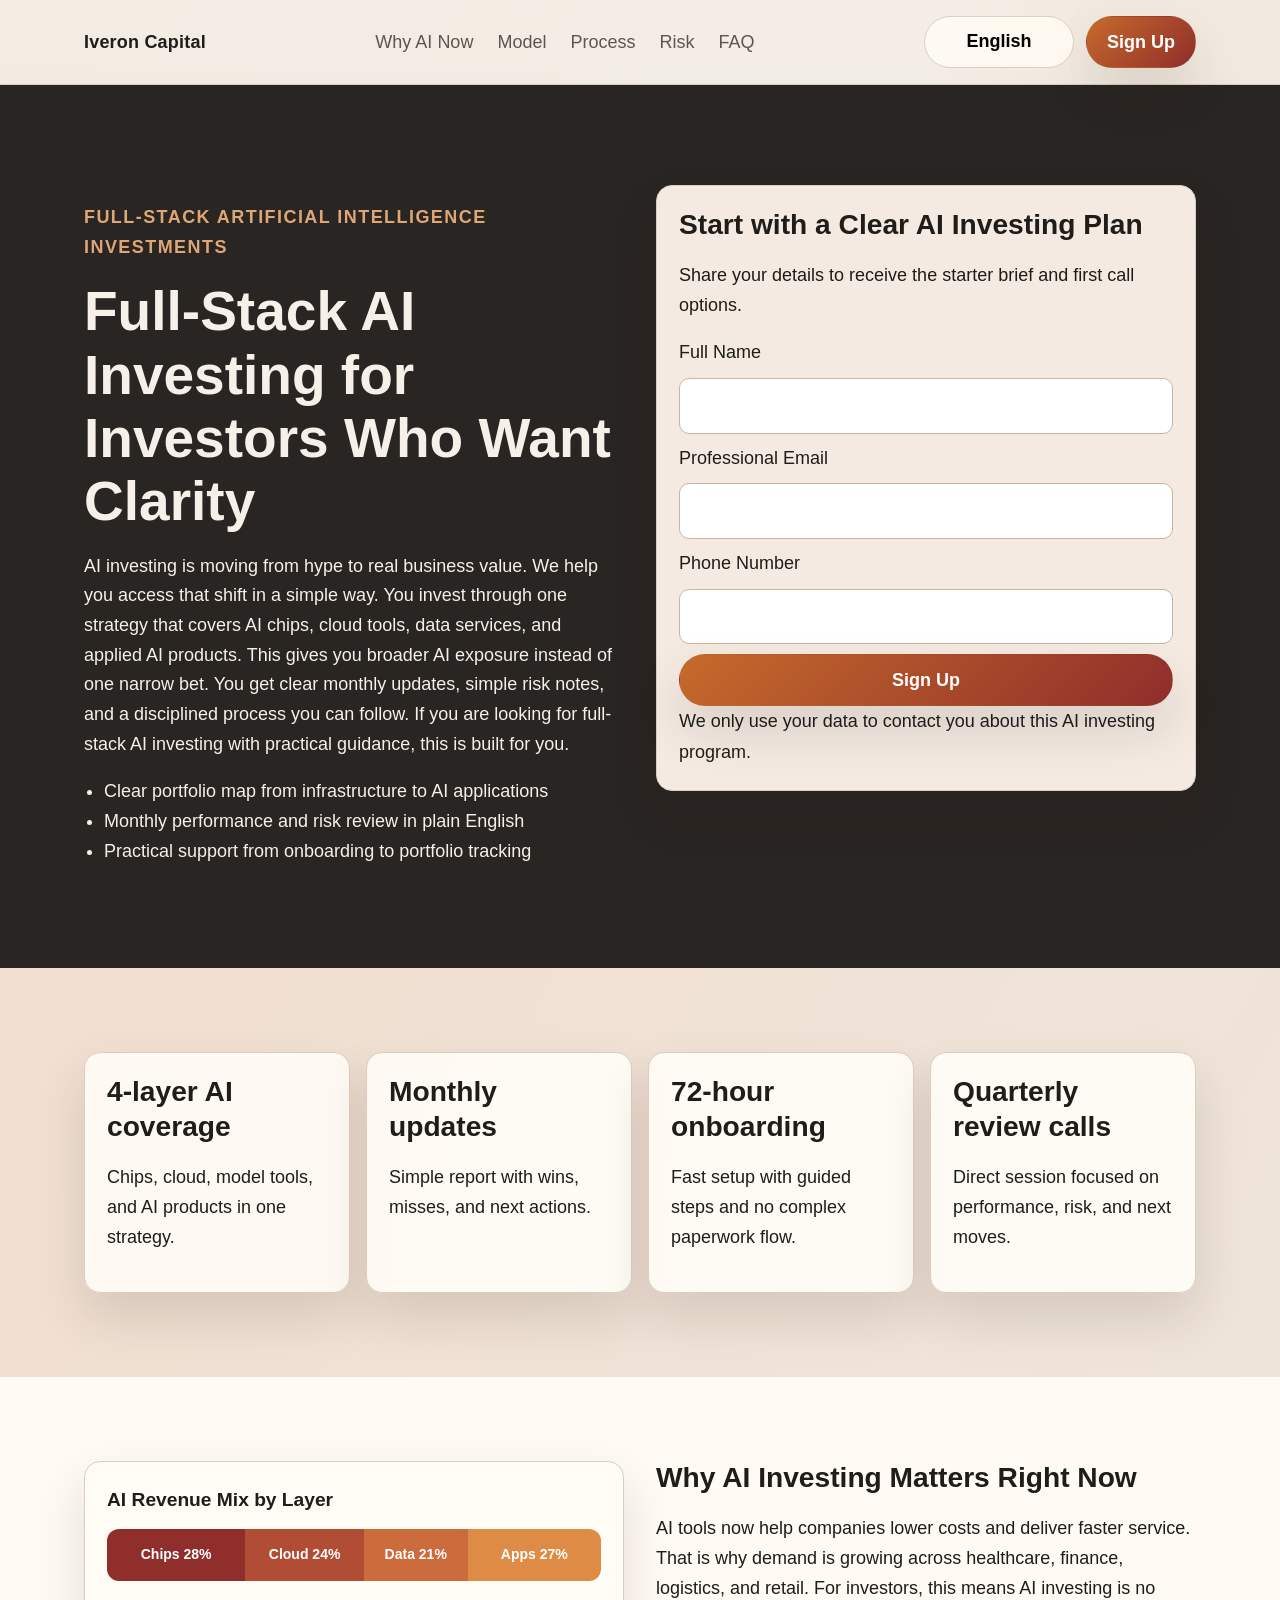
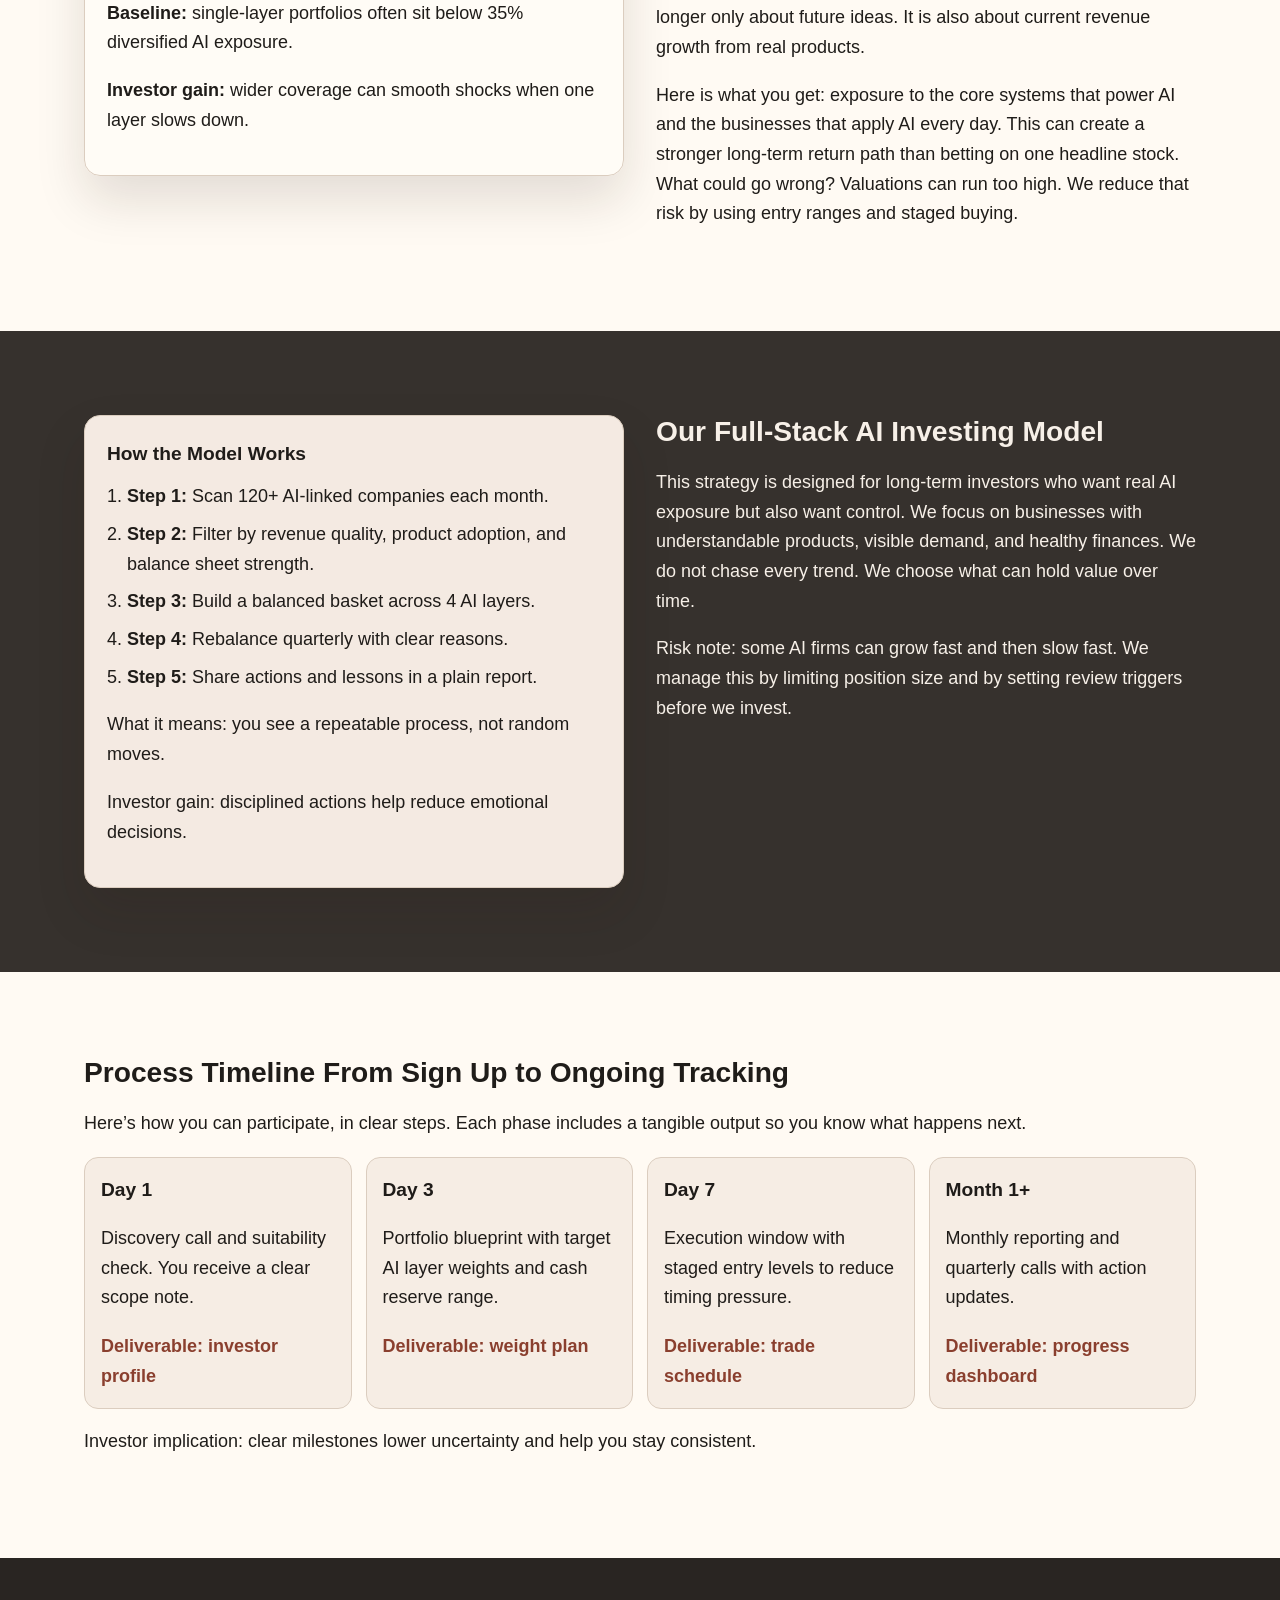
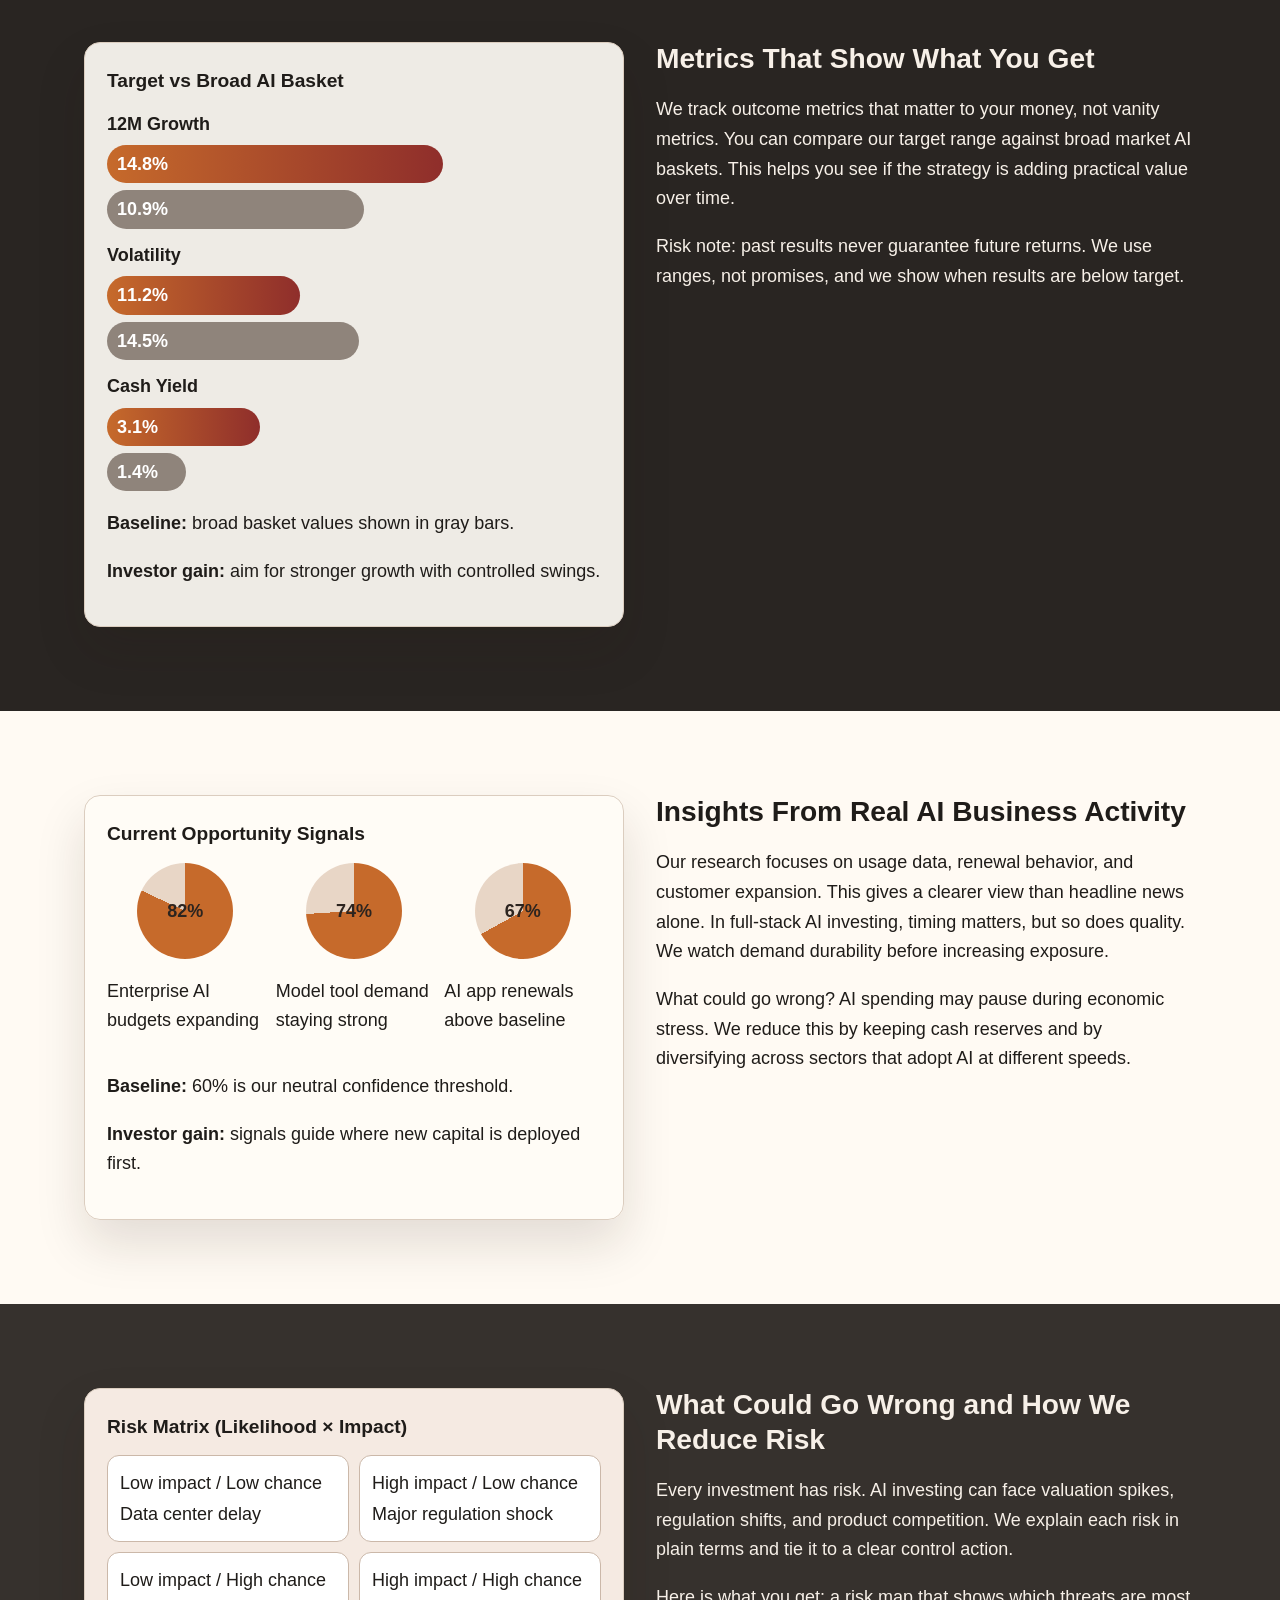
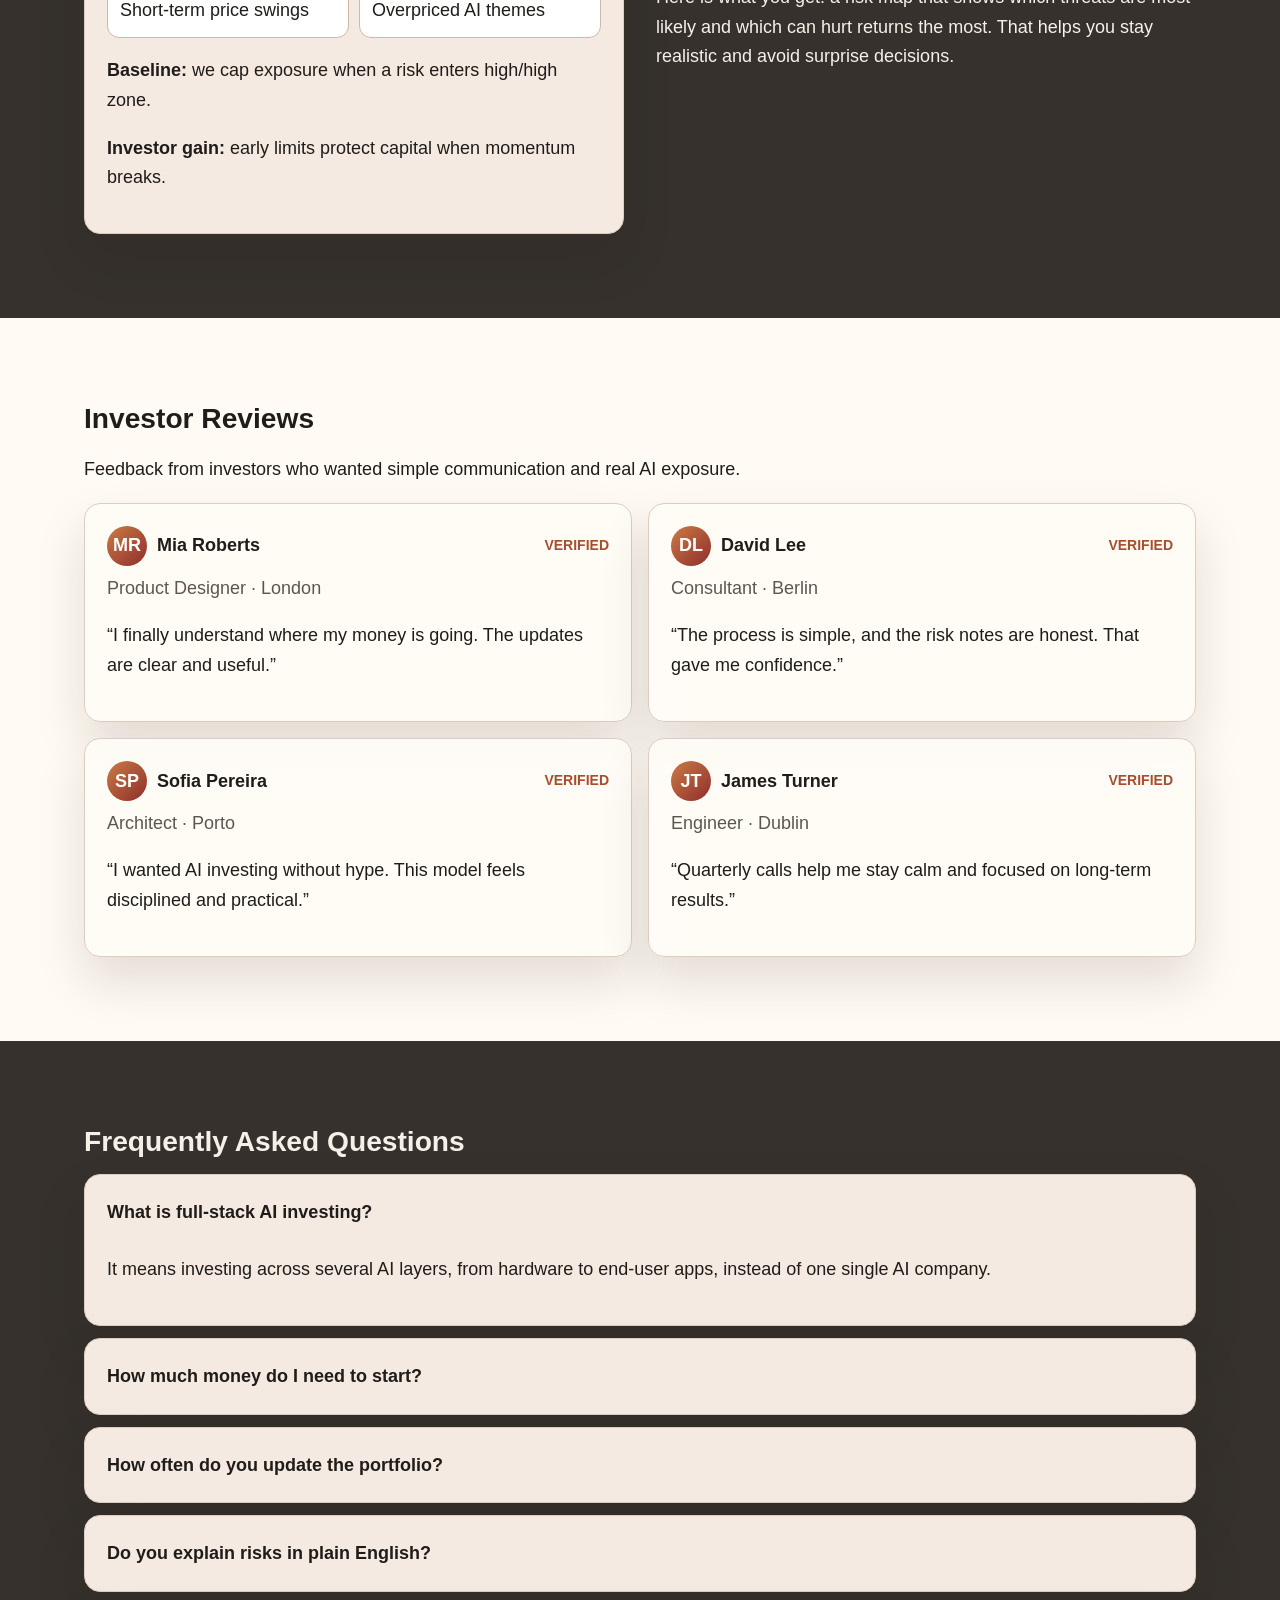
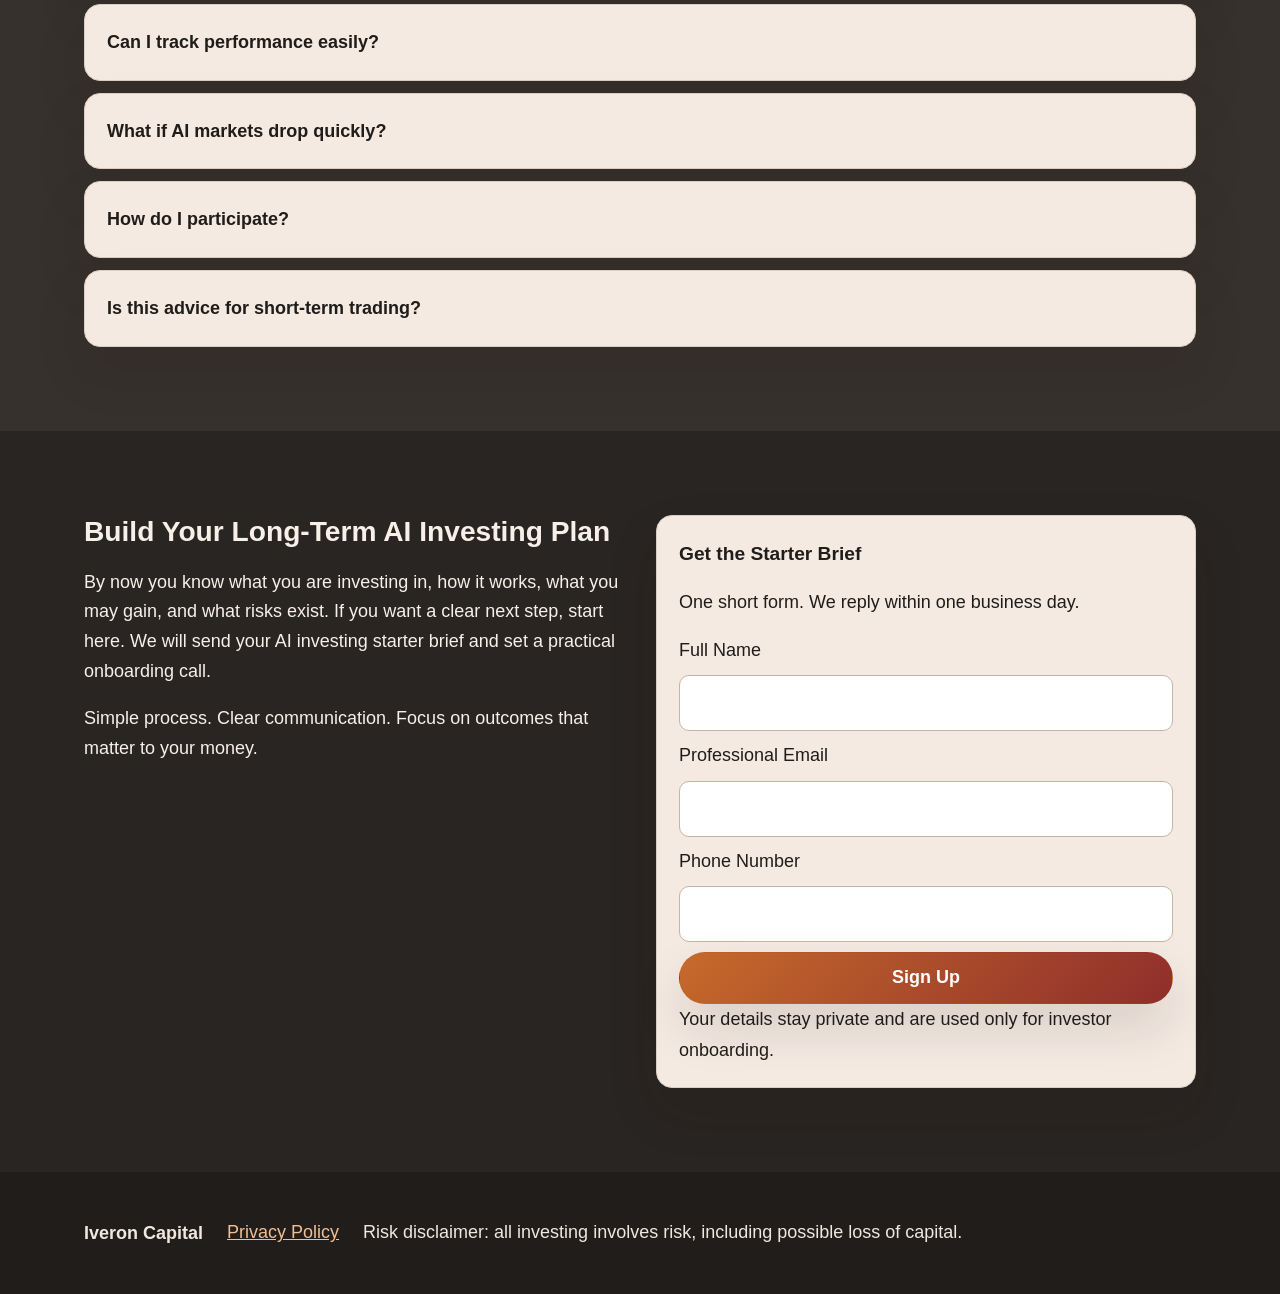
<file: index.html>
<!doctype html>
<html lang="en">
<head>
  <meta charset="UTF-8">
  <meta name="viewport" content="width=device-width, initial-scale=1.0">
  <title>Iveron Capital | Full-Stack AI Investing for Long-Term Investors</title>
  <meta name="description" content="Iveron Capital offers full-stack AI investing with clear process, simple risk controls, and transparent investor updates for long-term growth.">
  <link rel="canonical" href="https://iveroncapital.com/index.html">
  <meta property="og:title" content="Iveron Capital | Full-Stack AI Investing">
  <meta property="og:description" content="Learn how full-stack AI investing works, what you get, and how we reduce risk for long-term investors.">
  <meta property="og:type" content="website">
  <meta property="og:url" content="https://iveroncapital.com/index.html">
  <meta property="og:image" content="https://iveroncapital.com/assets/img/og-cover.jpg">
  <meta name="twitter:card" content="summary_large_image">
  <meta name="twitter:title" content="Iveron Capital | Full-Stack AI Investing">
  <meta name="twitter:description" content="A premium, clear path to full-stack AI investing.">
  <link rel="alternate" hreflang="en" href="https://iveroncapital.com/index.html">
  <link rel="alternate" hreflang="de" href="https://iveroncapital.com/de/index.html">
  <link rel="alternate" hreflang="fr" href="https://iveroncapital.com/fr/index.html">
  <link rel="alternate" hreflang="es" href="https://iveroncapital.com/es/index.html">
  <link rel="alternate" hreflang="it" href="https://iveroncapital.com/it/index.html">
  <link rel="alternate" hreflang="tr" href="https://iveroncapital.com/tr/index.html">
  <link rel="alternate" hreflang="pt" href="https://iveroncapital.com/pt/index.html">
  <link rel="alternate" hreflang="ja" href="https://iveroncapital.com/jp/index.html">
  <link rel="alternate" hreflang="sk" href="https://iveroncapital.com/sk/index.html">
  <link rel="alternate" hreflang="nl-BE" href="https://iveroncapital.com/be/index.html">
  <link rel="alternate" hreflang="x-default" href="https://iveroncapital.com/index.html">
  <link rel="stylesheet" href="assets/style.css">
</head>
<body data-lang="English" data-root=".">
  <div class="bg-layer" aria-hidden="true">
    <span class="glow glow-one"></span>
    <span class="glow glow-two"></span>
    <span class="mesh"></span>
  </div>

  <header class="site-header">
    <div class="container header-inner">
      <a class="brand" href="index.html" aria-label="Iveron Capital home">Iveron Capital</a>
      <nav class="main-nav" aria-label="Primary navigation">
        <a href="#market">Why AI Now</a>
        <a href="#model">Model</a>
        <a href="#process">Process</a>
        <a href="#risk">Risk</a>
        <a href="#faq">FAQ</a>
      </nav>
      <div class="header-actions">
        <div class="lang-dropdown" data-dropdown>
          <button class="pill" type="button" aria-haspopup="true" aria-expanded="false" aria-label="Choose language">English</button>
          <div class="dropdown-menu" role="menu">
            <a href="index.html" role="menuitem"><svg class="flag-svg" viewBox="0 0 24 16" aria-hidden="true"><rect width="24" height="16" fill="#1f3f95"/><path d="M0 0L24 16M24 0L0 16" stroke="#fff" stroke-width="3"/><path d="M0 0L24 16M24 0L0 16" stroke="#c8102e" stroke-width="1.5"/><path d="M12 0v16M0 8h24" stroke="#fff" stroke-width="4"/><path d="M12 0v16M0 8h24" stroke="#c8102e" stroke-width="2"/></svg>English</a>
            <a href="de/index.html" role="menuitem"><svg class="flag-svg" viewBox="0 0 24 16" aria-hidden="true"><rect width="24" height="16" fill="#ffce00"/><rect width="24" height="10.6" fill="#dd0000"/><rect width="24" height="5.3" fill="#000"/></svg>Deutsch</a>
            <a href="fr/index.html" role="menuitem"><svg class="flag-svg" viewBox="0 0 24 16" aria-hidden="true"><rect width="8" height="16" fill="#0055a4"/><rect x="8" width="8" height="16" fill="#fff"/><rect x="16" width="8" height="16" fill="#ef4135"/></svg>Français</a>
            <a href="es/index.html" role="menuitem"><svg class="flag-svg" viewBox="0 0 24 16" aria-hidden="true"><rect width="24" height="16" fill="#aa151b"/><rect y="4" width="24" height="8" fill="#f1bf00"/></svg>Español</a>
            <a href="it/index.html" role="menuitem"><svg class="flag-svg" viewBox="0 0 24 16" aria-hidden="true"><rect width="8" height="16" fill="#009246"/><rect x="8" width="8" height="16" fill="#fff"/><rect x="16" width="8" height="16" fill="#ce2b37"/></svg>Italiano</a>
            <a href="tr/index.html" role="menuitem"><svg class="flag-svg" viewBox="0 0 24 16" aria-hidden="true"><rect width="24" height="16" fill="#e30a17"/><circle cx="10" cy="8" r="4" fill="#fff"/><circle cx="11" cy="8" r="3.2" fill="#e30a17"/><circle cx="15.5" cy="8" r="1.1" fill="#fff"/></svg>Türkçe</a>
            <a href="pt/index.html" role="menuitem"><svg class="flag-svg" viewBox="0 0 24 16" aria-hidden="true"><rect width="10" height="16" fill="#006847"/><rect x="10" width="14" height="16" fill="#da291c"/><circle cx="10" cy="8" r="2.2" fill="#ffcd00"/></svg>Português</a>
            <a href="jp/index.html" role="menuitem"><svg class="flag-svg" viewBox="0 0 24 16" aria-hidden="true"><rect width="24" height="16" fill="#fff"/><circle cx="12" cy="8" r="4" fill="#bc002d"/></svg>日本語</a>
            <a href="sk/index.html" role="menuitem"><svg class="flag-svg" viewBox="0 0 24 16" aria-hidden="true"><rect width="24" height="16" fill="#ee1c25"/><rect width="24" height="10.6" fill="#0b4ea2"/><rect width="24" height="5.3" fill="#fff"/></svg>Slovenčina</a>
            <a href="be/index.html" role="menuitem"><svg class="flag-svg" viewBox="0 0 24 16" aria-hidden="true"><rect width="8" height="16" fill="#000"/><rect x="8" width="8" height="16" fill="#ffd90c"/><rect x="16" width="8" height="16" fill="#ef3340"/></svg>Belgium</a>
          </div>
        </div>
        <a class="btn cta" href="#lead-form">Sign Up</a>
      </div>
      <button class="burger" type="button" aria-label="Open menu" aria-controls="mobile-drawer" aria-expanded="false">☰</button>
    </div>
  </header>

  <aside id="mobile-drawer" class="drawer" aria-hidden="true">
    <div class="drawer-panel" role="dialog" aria-modal="true" aria-label="Mobile menu">
      <button class="drawer-close" type="button" aria-label="Close menu">✕</button>
      <nav class="drawer-nav" aria-label="Mobile navigation">
        <a href="#market">Why AI Now</a>
        <a href="#model">Model</a>
        <a href="#process">Process</a>
        <a href="#risk">Risk</a>
        <a href="#faq">FAQ</a>
      </nav>
      <div class="lang-dropdown" data-dropdown>
        <button class="pill" type="button" aria-haspopup="true" aria-expanded="false" aria-label="Choose language">English</button>
        <div class="dropdown-menu" role="menu">
          <a href="index.html" role="menuitem"><svg class="flag-svg" viewBox="0 0 24 16" aria-hidden="true"><rect width="24" height="16" fill="#1f3f95"/><path d="M0 0L24 16M24 0L0 16" stroke="#fff" stroke-width="3"/><path d="M0 0L24 16M24 0L0 16" stroke="#c8102e" stroke-width="1.5"/><path d="M12 0v16M0 8h24" stroke="#fff" stroke-width="4"/><path d="M12 0v16M0 8h24" stroke="#c8102e" stroke-width="2"/></svg>English</a>
          <a href="de/index.html" role="menuitem"><svg class="flag-svg" viewBox="0 0 24 16" aria-hidden="true"><rect width="24" height="16" fill="#ffce00"/><rect width="24" height="10.6" fill="#dd0000"/><rect width="24" height="5.3" fill="#000"/></svg>Deutsch</a>
          <a href="fr/index.html" role="menuitem"><svg class="flag-svg" viewBox="0 0 24 16" aria-hidden="true"><rect width="8" height="16" fill="#0055a4"/><rect x="8" width="8" height="16" fill="#fff"/><rect x="16" width="8" height="16" fill="#ef4135"/></svg>Français</a>
          <a href="es/index.html" role="menuitem"><svg class="flag-svg" viewBox="0 0 24 16" aria-hidden="true"><rect width="24" height="16" fill="#aa151b"/><rect y="4" width="24" height="8" fill="#f1bf00"/></svg>Español</a>
          <a href="it/index.html" role="menuitem"><svg class="flag-svg" viewBox="0 0 24 16" aria-hidden="true"><rect width="8" height="16" fill="#009246"/><rect x="8" width="8" height="16" fill="#fff"/><rect x="16" width="8" height="16" fill="#ce2b37"/></svg>Italiano</a>
          <a href="tr/index.html" role="menuitem"><svg class="flag-svg" viewBox="0 0 24 16" aria-hidden="true"><rect width="24" height="16" fill="#e30a17"/><circle cx="10" cy="8" r="4" fill="#fff"/><circle cx="11" cy="8" r="3.2" fill="#e30a17"/><circle cx="15.5" cy="8" r="1.1" fill="#fff"/></svg>Türkçe</a>
          <a href="pt/index.html" role="menuitem"><svg class="flag-svg" viewBox="0 0 24 16" aria-hidden="true"><rect width="10" height="16" fill="#006847"/><rect x="10" width="14" height="16" fill="#da291c"/><circle cx="10" cy="8" r="2.2" fill="#ffcd00"/></svg>Português</a>
          <a href="jp/index.html" role="menuitem"><svg class="flag-svg" viewBox="0 0 24 16" aria-hidden="true"><rect width="24" height="16" fill="#fff"/><circle cx="12" cy="8" r="4" fill="#bc002d"/></svg>日本語</a>
          <a href="sk/index.html" role="menuitem"><svg class="flag-svg" viewBox="0 0 24 16" aria-hidden="true"><rect width="24" height="16" fill="#ee1c25"/><rect width="24" height="10.6" fill="#0b4ea2"/><rect width="24" height="5.3" fill="#fff"/></svg>Slovenčina</a>
          <a href="be/index.html" role="menuitem"><svg class="flag-svg" viewBox="0 0 24 16" aria-hidden="true"><rect width="8" height="16" fill="#000"/><rect x="8" width="8" height="16" fill="#ffd90c"/><rect x="16" width="8" height="16" fill="#ef3340"/></svg>Belgium</a>
        </div>
      </div>
      <a class="btn cta" href="#lead-form">Sign Up</a>
    </div>
  </aside>

  <main>
    <section class="hero section-dark">
      <div class="container split">
        <div>
          <p class="eyebrow">Full-Stack Artificial Intelligence Investments</p>
          <h1>Full-Stack AI Investing for Investors Who Want Clarity</h1>
          <p>AI investing is moving from hype to real business value. We help you access that shift in a simple way. You invest through one strategy that covers AI chips, cloud tools, data services, and applied AI products. This gives you broader AI exposure instead of one narrow bet. You get clear monthly updates, simple risk notes, and a disciplined process you can follow. If you are looking for full-stack AI investing with practical guidance, this is built for you.</p>
          <ul class="hero-points">
            <li>Clear portfolio map from infrastructure to AI applications</li>
            <li>Monthly performance and risk review in plain English</li>
            <li>Practical support from onboarding to portfolio tracking</li>
          </ul>
        </div>
        <div class="glass-panel" id="lead-form">
          <h2>Start with a Clear AI Investing Plan</h2>
          <p>Share your details to receive the starter brief and first call options.</p>
          <form>
            <label for="name-hero">Full Name</label>
            <input id="name-hero" type="text" name="full_name" required>
            <label for="email-hero">Professional Email</label>
            <input id="email-hero" type="email" name="email" required>
            <label for="phone-hero">Phone Number</label>
            <input id="phone-hero" type="tel" name="phone" required>
            <button class="btn cta" type="submit">Sign Up</button>
          </form>
          <small>We only use your data to contact you about this AI investing program.</small>
        </div>
      </div>
    </section>

    <section class="kpi-strip">
      <div class="container kpi-grid">
        <article><h2>4-layer AI coverage</h2><p>Chips, cloud, model tools, and AI products in one strategy.</p></article>
        <article><h2>Monthly updates</h2><p>Simple report with wins, misses, and next actions.</p></article>
        <article><h2>72-hour onboarding</h2><p>Fast setup with guided steps and no complex paperwork flow.</p></article>
        <article><h2>Quarterly review calls</h2><p>Direct session focused on performance, risk, and next moves.</p></article>
      </div>
    </section>

    <section id="market" class="section-light">
      <div class="container split reverse">
        <div>
          <h2>Why AI Investing Matters Right Now</h2>
          <p>AI tools now help companies lower costs and deliver faster service. That is why demand is growing across healthcare, finance, logistics, and retail. For investors, this means AI investing is no longer only about future ideas. It is also about current revenue growth from real products.</p>
          <p>Here is what you get: exposure to the core systems that power AI and the businesses that apply AI every day. This can create a stronger long-term return path than betting on one headline stock. What could go wrong? Valuations can run too high. We reduce that risk by using entry ranges and staged buying.</p>
        </div>
        <div class="visual-card stack-chart">
          <h3>AI Revenue Mix by Layer</h3>
          <div class="stack"><span style="width:28%">Chips 28%</span><span style="width:24%">Cloud 24%</span><span style="width:21%">Data 21%</span><span style="width:27%">Apps 27%</span></div>
          <p><strong>Baseline:</strong> single-layer portfolios often sit below 35% diversified AI exposure.</p>
          <p><strong>Investor gain:</strong> wider coverage can smooth shocks when one layer slows down.</p>
        </div>
      </div>
    </section>

    <section id="model" class="section-soft-dark">
      <div class="container split">
        <div class="visual-card architecture">
          <h3>How the Model Works</h3>
          <ol>
            <li><strong>Step 1:</strong> Scan 120+ AI-linked companies each month.</li>
            <li><strong>Step 2:</strong> Filter by revenue quality, product adoption, and balance sheet strength.</li>
            <li><strong>Step 3:</strong> Build a balanced basket across 4 AI layers.</li>
            <li><strong>Step 4:</strong> Rebalance quarterly with clear reasons.</li>
            <li><strong>Step 5:</strong> Share actions and lessons in a plain report.</li>
          </ol>
          <p>What it means: you see a repeatable process, not random moves.</p>
          <p>Investor gain: disciplined actions help reduce emotional decisions.</p>
        </div>
        <div>
          <h2>Our Full-Stack AI Investing Model</h2>
          <p>This strategy is designed for long-term investors who want real AI exposure but also want control. We focus on businesses with understandable products, visible demand, and healthy finances. We do not chase every trend. We choose what can hold value over time.</p>
          <p>Risk note: some AI firms can grow fast and then slow fast. We manage this by limiting position size and by setting review triggers before we invest.</p>
        </div>
      </div>
    </section>

    <section id="process" class="section-light">
      <div class="container">
        <h2>Process Timeline From Sign Up to Ongoing Tracking</h2>
        <p>Here’s how you can participate, in clear steps. Each phase includes a tangible output so you know what happens next.</p>
        <div class="timeline">
          <article><h3>Day 1</h3><p>Discovery call and suitability check. You receive a clear scope note.</p><span>Deliverable: investor profile</span></article>
          <article><h3>Day 3</h3><p>Portfolio blueprint with target AI layer weights and cash reserve range.</p><span>Deliverable: weight plan</span></article>
          <article><h3>Day 7</h3><p>Execution window with staged entry levels to reduce timing pressure.</p><span>Deliverable: trade schedule</span></article>
          <article><h3>Month 1+</h3><p>Monthly reporting and quarterly calls with action updates.</p><span>Deliverable: progress dashboard</span></article>
        </div>
        <p>Investor implication: clear milestones lower uncertainty and help you stay consistent.</p>
      </div>
    </section>

    <section class="section-dark metrics">
      <div class="container split reverse">
        <div>
          <h2>Metrics That Show What You Get</h2>
          <p>We track outcome metrics that matter to your money, not vanity metrics. You can compare our target range against broad market AI baskets. This helps you see if the strategy is adding practical value over time.</p>
          <p>Risk note: past results never guarantee future returns. We use ranges, not promises, and we show when results are below target.</p>
        </div>
        <div class="visual-card compare-bars">
          <h3>Target vs Broad AI Basket</h3>
          <div class="bar-row"><label>12M Growth</label><div><span class="us" style="width:68%">14.8%</span><span class="base" style="width:52%">10.9%</span></div></div>
          <div class="bar-row"><label>Volatility</label><div><span class="us" style="width:39%">11.2%</span><span class="base" style="width:51%">14.5%</span></div></div>
          <div class="bar-row"><label>Cash Yield</label><div><span class="us" style="width:31%">3.1%</span><span class="base" style="width:16%">1.4%</span></div></div>
          <p><strong>Baseline:</strong> broad basket values shown in gray bars.</p>
          <p><strong>Investor gain:</strong> aim for stronger growth with controlled swings.</p>
        </div>
      </div>
    </section>

    <section class="section-light insights">
      <div class="container split">
        <div class="visual-card rings">
          <h3>Current Opportunity Signals</h3>
          <div class="ring-grid">
            <div><span class="ring" style="--val:82">82%</span><p>Enterprise AI budgets expanding</p></div>
            <div><span class="ring" style="--val:74">74%</span><p>Model tool demand staying strong</p></div>
            <div><span class="ring" style="--val:67">67%</span><p>AI app renewals above baseline</p></div>
          </div>
          <p><strong>Baseline:</strong> 60% is our neutral confidence threshold.</p>
          <p><strong>Investor gain:</strong> signals guide where new capital is deployed first.</p>
        </div>
        <div>
          <h2>Insights From Real AI Business Activity</h2>
          <p>Our research focuses on usage data, renewal behavior, and customer expansion. This gives a clearer view than headline news alone. In full-stack AI investing, timing matters, but so does quality. We watch demand durability before increasing exposure.</p>
          <p>What could go wrong? AI spending may pause during economic stress. We reduce this by keeping cash reserves and by diversifying across sectors that adopt AI at different speeds.</p>
        </div>
      </div>
    </section>

    <section id="risk" class="section-soft-dark">
      <div class="container split reverse">
        <div>
          <h2>What Could Go Wrong and How We Reduce Risk</h2>
          <p>Every investment has risk. AI investing can face valuation spikes, regulation shifts, and product competition. We explain each risk in plain terms and tie it to a clear control action.</p>
          <p>Here is what you get: a risk map that shows which threats are most likely and which can hurt returns the most. That helps you stay realistic and avoid surprise decisions.</p>
        </div>
        <div class="visual-card risk-matrix">
          <h3>Risk Matrix (Likelihood × Impact)</h3>
          <div class="matrix-grid">
            <span>Low impact / Low chance<br>Data center delay</span>
            <span>High impact / Low chance<br>Major regulation shock</span>
            <span>Low impact / High chance<br>Short-term price swings</span>
            <span>High impact / High chance<br>Overpriced AI themes</span>
          </div>
          <p><strong>Baseline:</strong> we cap exposure when a risk enters high/high zone.</p>
          <p><strong>Investor gain:</strong> early limits protect capital when momentum breaks.</p>
        </div>
      </div>
    </section>

    <section class="section-light reviews">
      <div class="container">
        <h2>Investor Reviews</h2>
        <p>Feedback from investors who wanted simple communication and real AI exposure.</p>
        <div class="review-grid">
          <article class="review-card"><div class="review-head"><span class="avatar">MR</span><strong>Mia Roberts</strong><em>VERIFIED</em></div><p class="meta">Product Designer · London</p><p>“I finally understand where my money is going. The updates are clear and useful.”</p></article>
          <article class="review-card"><div class="review-head"><span class="avatar">DL</span><strong>David Lee</strong><em>VERIFIED</em></div><p class="meta">Consultant · Berlin</p><p>“The process is simple, and the risk notes are honest. That gave me confidence.”</p></article>
          <article class="review-card"><div class="review-head"><span class="avatar">SP</span><strong>Sofia Pereira</strong><em>VERIFIED</em></div><p class="meta">Architect · Porto</p><p>“I wanted AI investing without hype. This model feels disciplined and practical.”</p></article>
          <article class="review-card"><div class="review-head"><span class="avatar">JT</span><strong>James Turner</strong><em>VERIFIED</em></div><p class="meta">Engineer · Dublin</p><p>“Quarterly calls help me stay calm and focused on long-term results.”</p></article>
        </div>
      </div>
    </section>

    <section id="faq" class="section-soft-dark faq">
      <div class="container">
        <h2>Frequently Asked Questions</h2>
        <div class="faq-list">
          <article class="faq-item"><button aria-expanded="true">What is full-stack AI investing?</button><div class="faq-content open"><p>It means investing across several AI layers, from hardware to end-user apps, instead of one single AI company.</p></div></article>
          <article class="faq-item"><button aria-expanded="false">How much money do I need to start?</button><div class="faq-content"><p>You can start with a level that matches your plan. We define position sizes so one move does not control your full portfolio.</p></div></article>
          <article class="faq-item"><button aria-expanded="false">How often do you update the portfolio?</button><div class="faq-content"><p>We review monthly and rebalance quarterly, or sooner if a major risk event changes the outlook.</p></div></article>
          <article class="faq-item"><button aria-expanded="false">Do you explain risks in plain English?</button><div class="faq-content"><p>Yes. Each report includes what happened, why it matters, and what action we take next.</p></div></article>
          <article class="faq-item"><button aria-expanded="false">Can I track performance easily?</button><div class="faq-content"><p>Yes. You receive a simple view of growth, volatility, cash position, and key changes.</p></div></article>
          <article class="faq-item"><button aria-expanded="false">What if AI markets drop quickly?</button><div class="faq-content"><p>We use staged entries, exposure caps, and cash reserves to reduce downside pressure.</p></div></article>
          <article class="faq-item"><button aria-expanded="false">How do I participate?</button><div class="faq-content"><p>Use the Sign Up form. We then schedule a call, review fit, and share your first roadmap.</p></div></article>
          <article class="faq-item"><button aria-expanded="false">Is this advice for short-term trading?</button><div class="faq-content"><p>No. This strategy is built for disciplined long-term investors who want structured AI exposure.</p></div></article>
        </div>
      </div>
    </section>

    <section class="final-cta section-dark">
      <div class="container split">
        <div>
          <h2>Build Your Long-Term AI Investing Plan</h2>
          <p>By now you know what you are investing in, how it works, what you may gain, and what risks exist. If you want a clear next step, start here. We will send your AI investing starter brief and set a practical onboarding call.</p>
          <p>Simple process. Clear communication. Focus on outcomes that matter to your money.</p>
        </div>
        <div class="glass-panel">
          <h3>Get the Starter Brief</h3>
          <p>One short form. We reply within one business day.</p>
          <form>
            <label for="name-final">Full Name</label>
            <input id="name-final" type="text" name="full_name" required>
            <label for="email-final">Professional Email</label>
            <input id="email-final" type="email" name="email" required>
            <label for="phone-final">Phone Number</label>
            <input id="phone-final" type="tel" name="phone" required>
            <button class="btn cta" type="submit">Sign Up</button>
          </form>
          <small>Your details stay private and are used only for investor onboarding.</small>
        </div>
      </div>
    </section>
  </main>

  <footer class="site-footer">
    <div class="container footer-inner">
      <strong>Iveron Capital</strong>
      <button class="privacy-link" type="button">Privacy Policy</button>
      <p>Risk disclaimer: all investing involves risk, including possible loss of capital.</p>
    </div>
  </footer>

  <div class="modal" id="privacy-modal" aria-hidden="true">
    <div class="modal-panel" role="dialog" aria-modal="true" aria-label="Privacy policy">
      <button class="modal-x" type="button" aria-label="Close privacy modal">✕</button>
      <h2>Privacy Policy</h2>
      <div class="policy-content">
        <h3>Introduction</h3><p>This policy explains how Iveron Capital handles your personal data in clear language.</p>
        <h3>Data collection</h3><p>We collect your name, professional email, phone number, and communication history when you contact us.</p>
        <h3>Legal basis</h3><p>We use your data to respond to your request and run onboarding services you ask for.</p>
        <h3>Cookies</h3><p>We use essential cookies for site function and optional analytics cookies to improve user experience.</p>
        <h3>Retention</h3><p>We keep your data only as long as needed for service delivery, records, and legal obligations.</p>
        <h3>Third-party sharing</h3><p>We share data only with trusted service providers needed for hosting, email, and secure records.</p>
        <h3>Security</h3><p>We protect data with access controls, encryption in transit, and regular security review steps.</p>
        <h3>User rights</h3><p>You can request access, correction, deletion, or restriction of processing at any time.</p>
        <h3>International transfers</h3><p>If data moves across borders, we use contract safeguards to keep protections in place.</p>
        <h3>Industry risk disclosure</h3><p>Digital systems can face cyber incidents. We reduce risk but no online system is risk free.</p>
        <h3>Contact</h3><p>For privacy questions, email privacy@iveroncapital.com.</p>
      </div>
      <div class="modal-footer">
        <button class="btn ghost close-modal" type="button">Close</button>
      </div>
    </div>
  </div>

  <script type="application/ld+json">
  {
    "@context": "https://schema.org",
    "@graph": [
      {"@type":"Organization","name":"Iveron Capital","url":"https://iveroncapital.com","logo":"https://iveroncapital.com/assets/img/logo.png"},
      {"@type":"WebSite","name":"Iveron Capital","url":"https://iveroncapital.com"},
      {"@type":"FAQPage","mainEntity":[
        {"@type":"Question","name":"What is full-stack AI investing?","acceptedAnswer":{"@type":"Answer","text":"It is investing across multiple AI layers from chips to applications."}},
        {"@type":"Question","name":"How often do you update?","acceptedAnswer":{"@type":"Answer","text":"Monthly review and quarterly rebalance, with faster action when needed."}}
      ]},
      {"@type":"Review","itemReviewed":{"@type":"Service","name":"Iveron Capital AI Investing"},"reviewRating":{"@type":"Rating","ratingValue":"5"},"author":{"@type":"Person","name":"Mia Roberts"}}
    ]
  }
  </script>
  <script src="assets/app.js" defer></script>
</body>
</html>
</file>
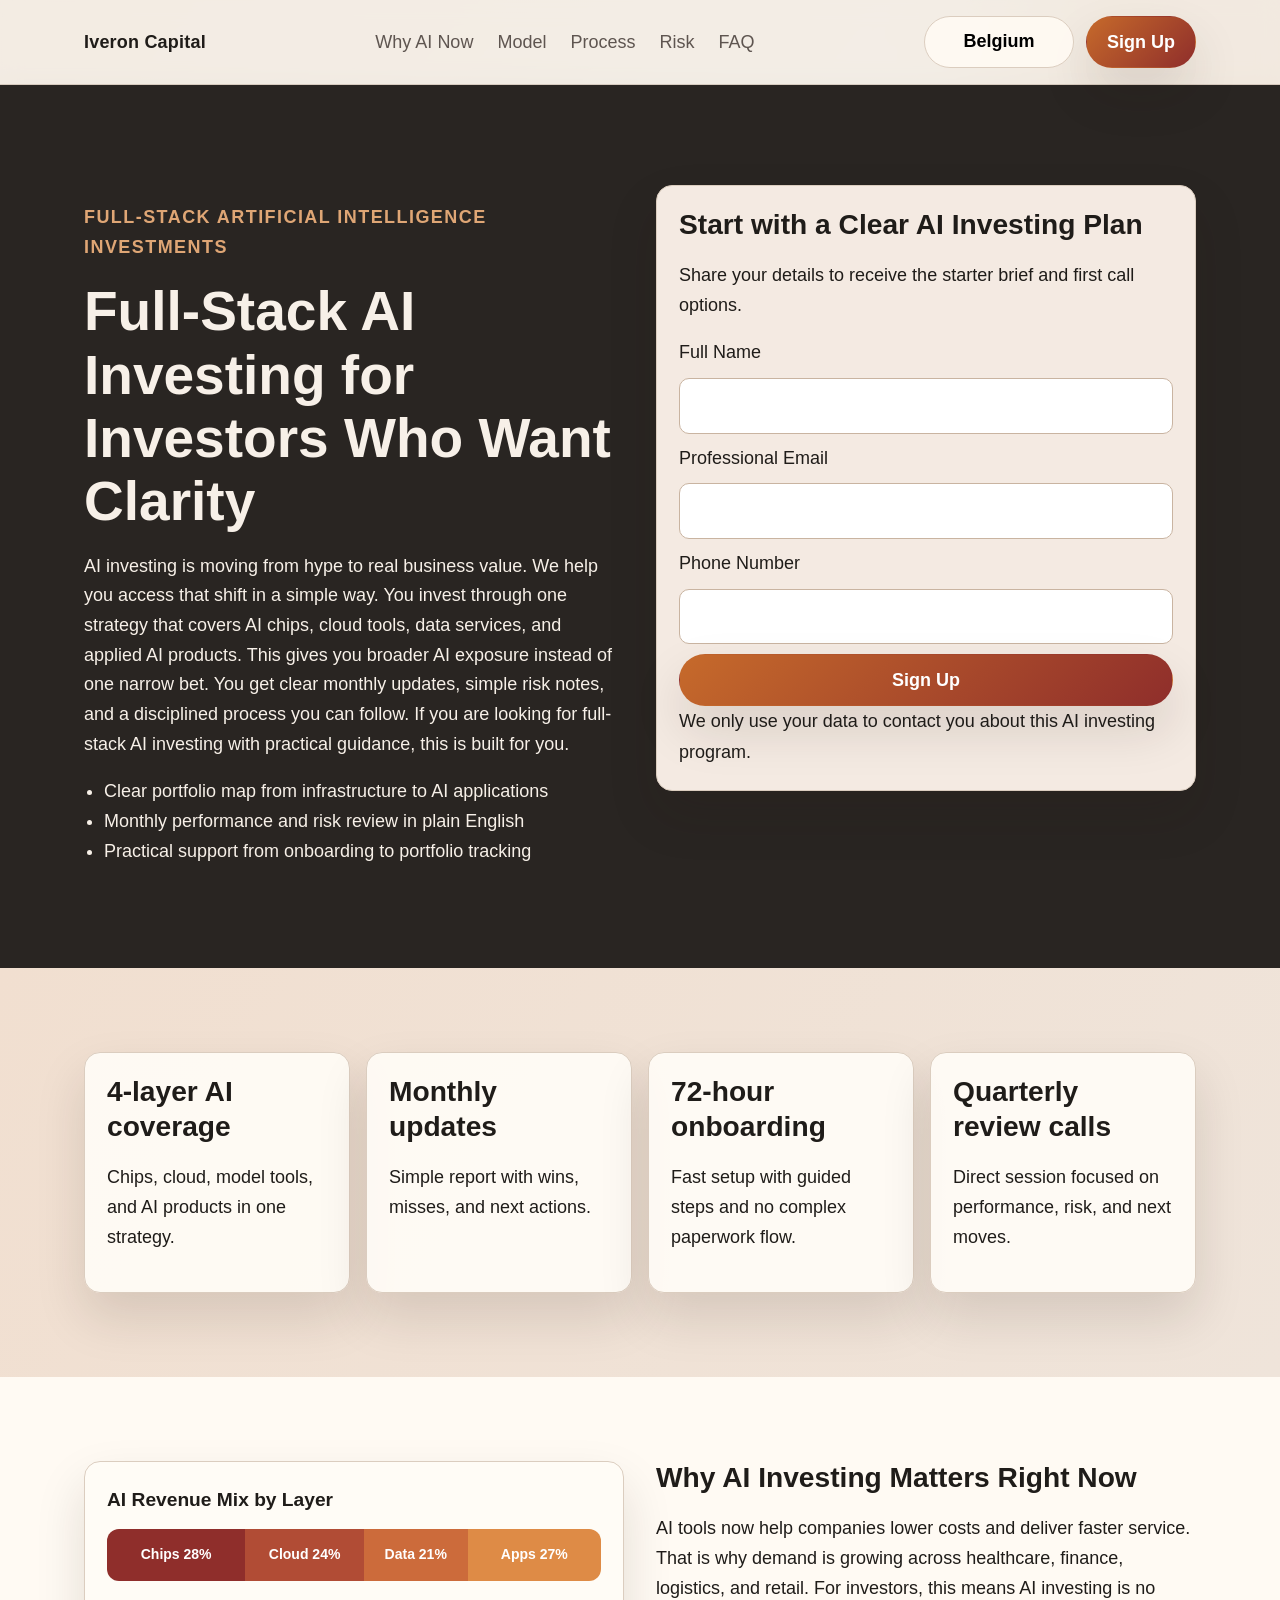
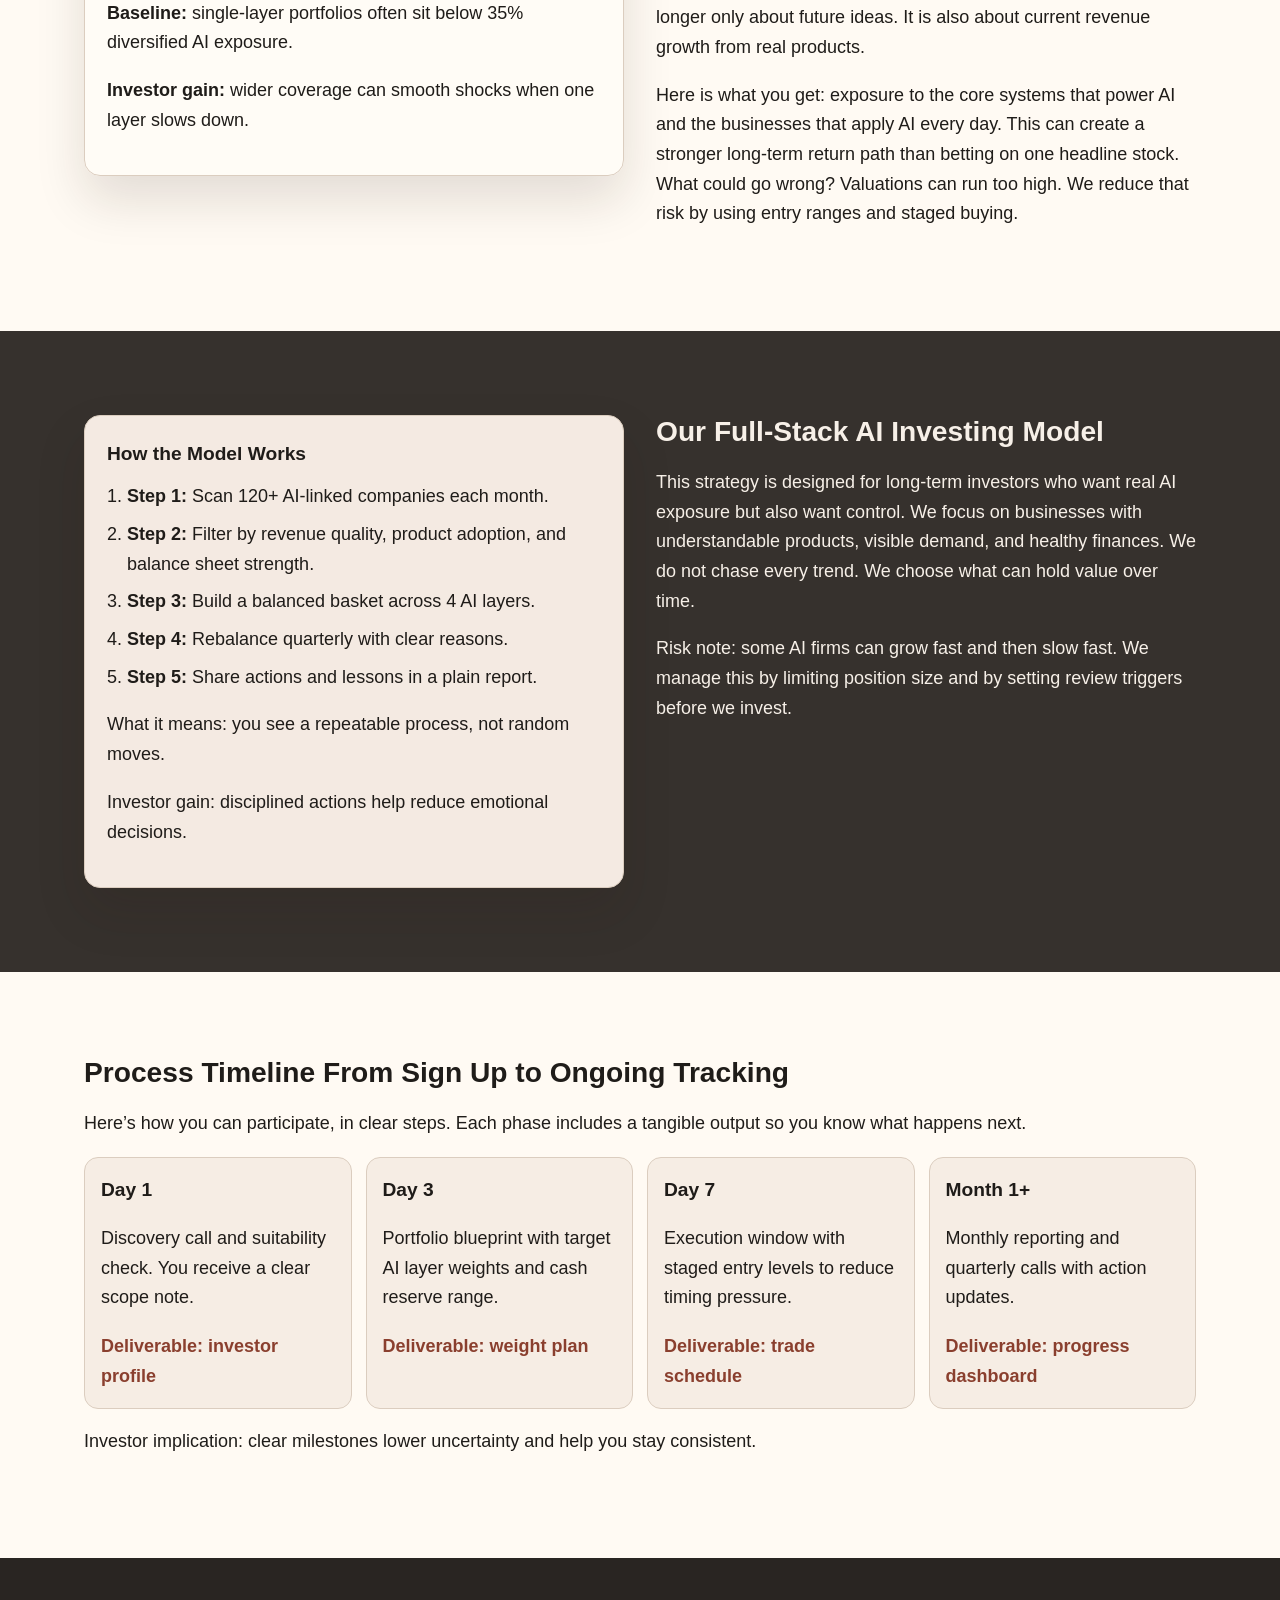
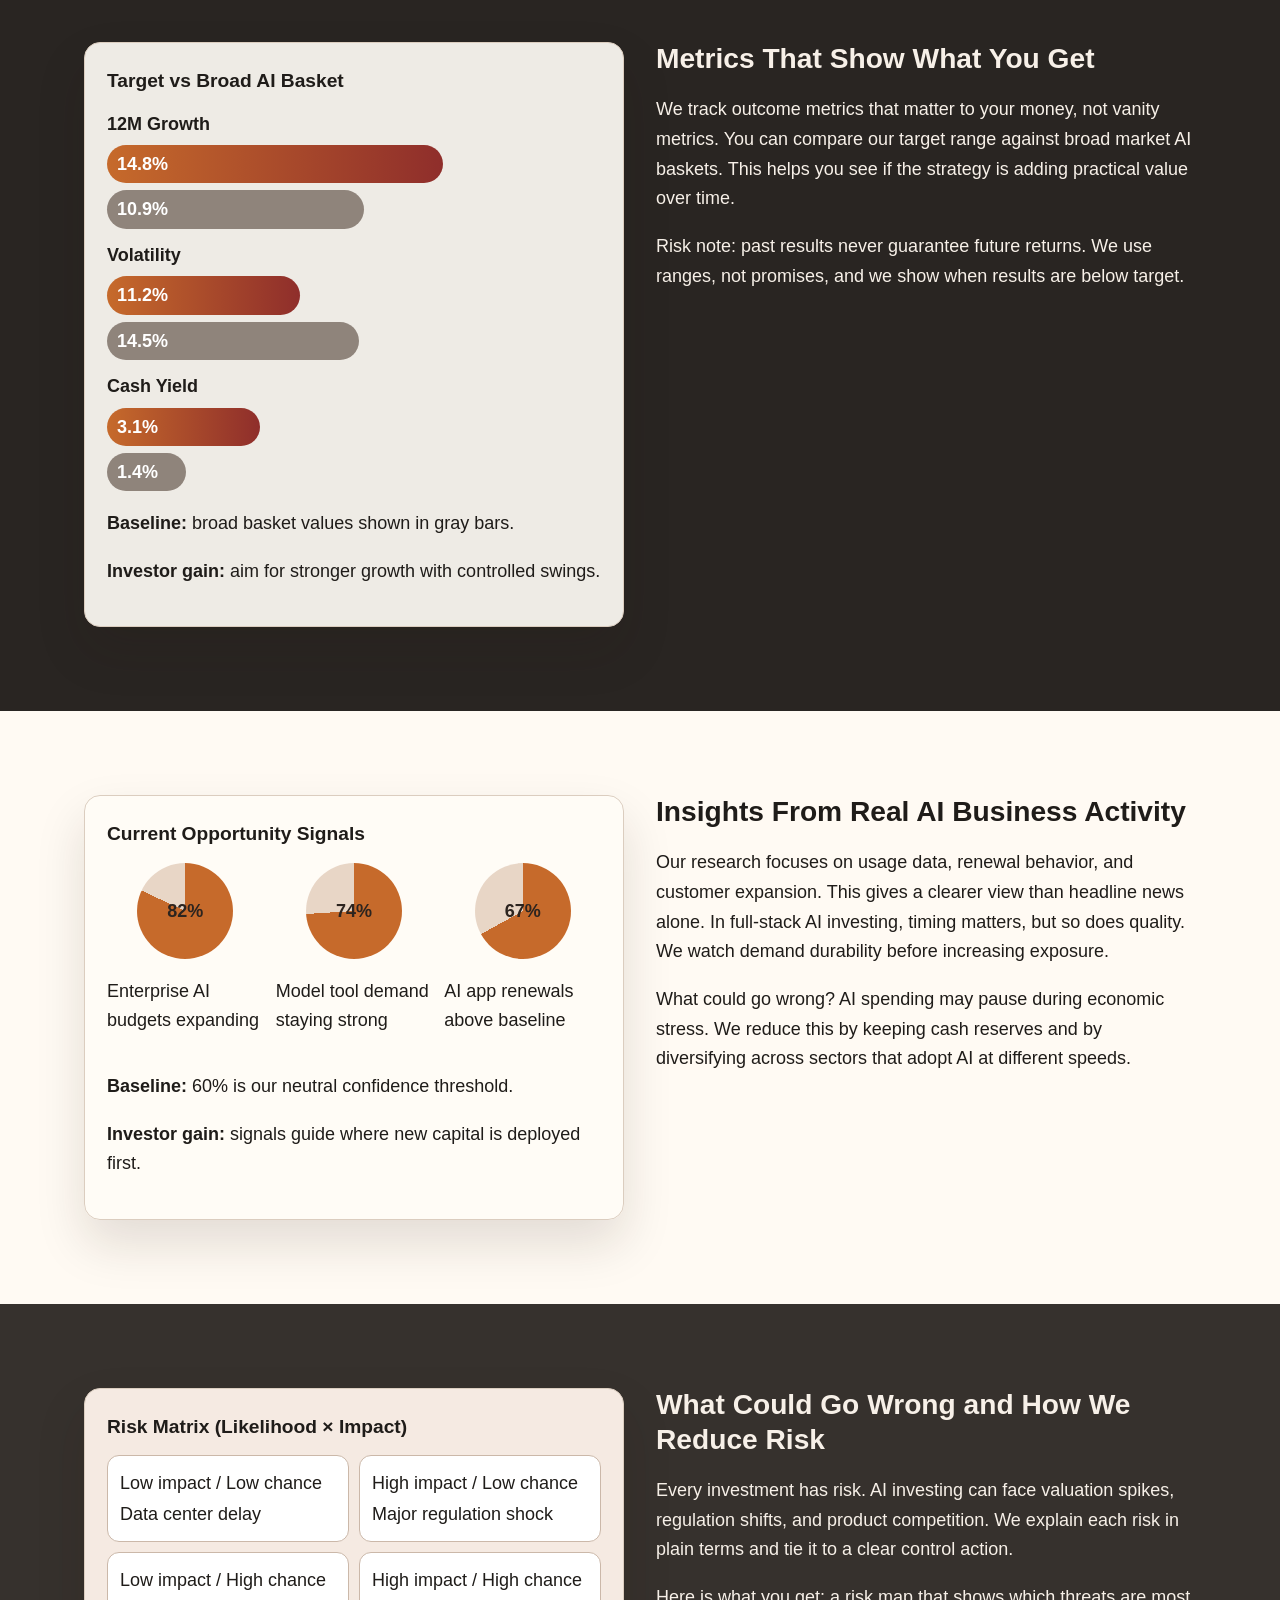
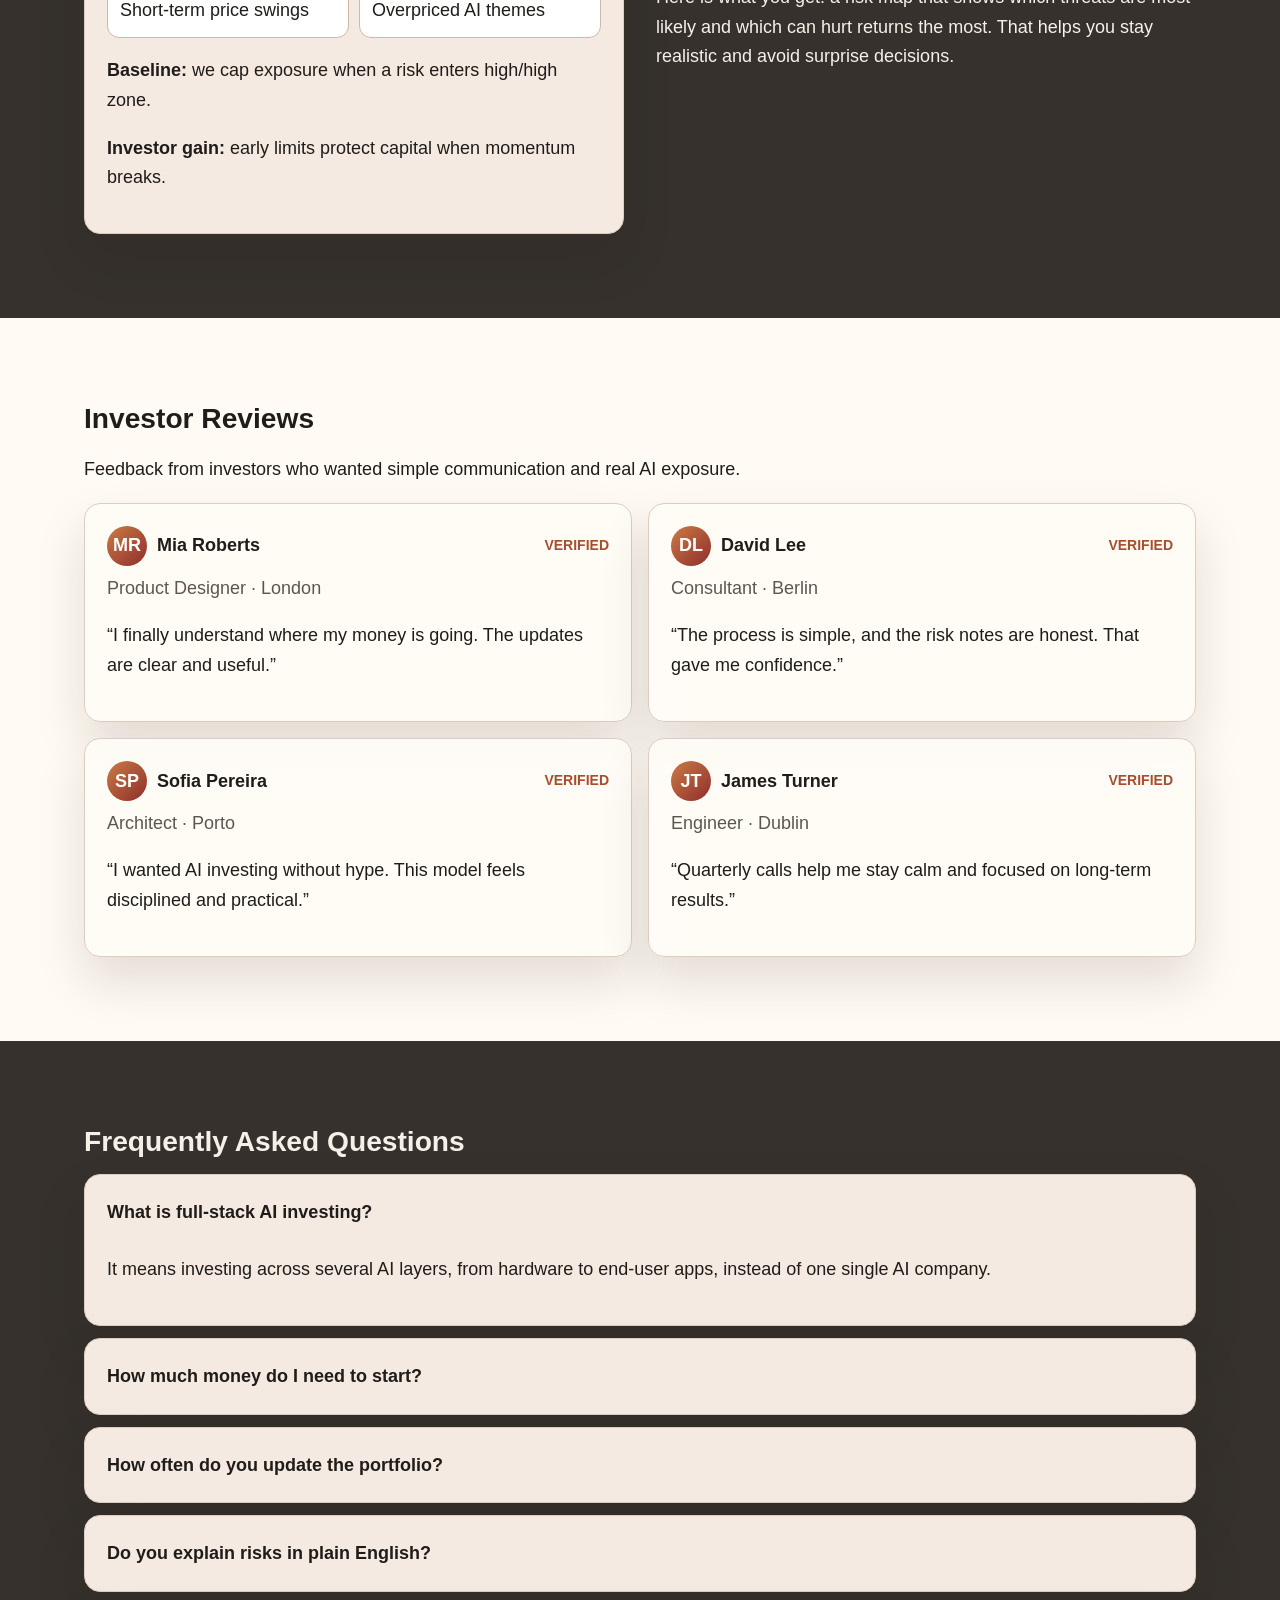
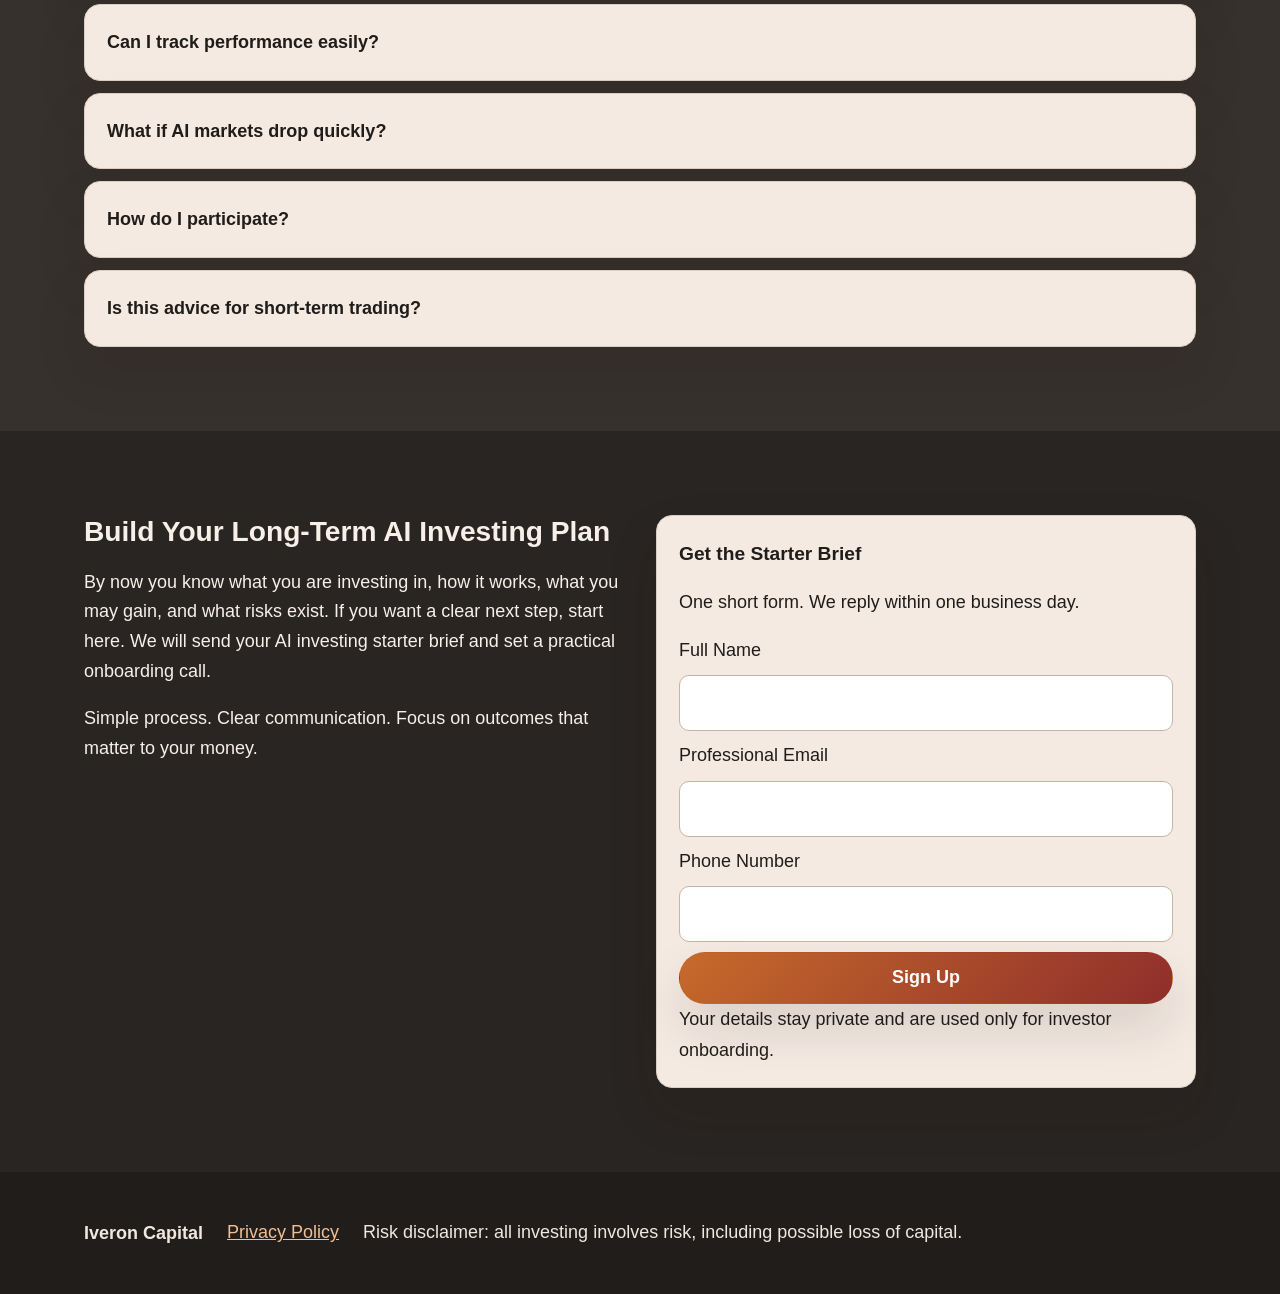
<file: be/index.html>
<!doctype html>
<html lang="en">
<head>
  <meta charset="UTF-8">
  <meta name="viewport" content="width=device-width, initial-scale=1.0">
  <title>Iveron Capital BE | Full-Stack AI Investing for Long-Term Investors</title>
  <meta name="description" content="Iveron Capital Belgium page presents full-stack AI investing with clear process, simple risk controls, and transparent investor updates.">
  <link rel="canonical" href="https://iveroncapital.com/be/index.html">
  <meta property="og:title" content="Iveron Capital | Full-Stack AI Investing">
  <meta property="og:description" content="Learn how full-stack AI investing works, what you get, and how we reduce risk for long-term investors.">
  <meta property="og:type" content="website">
  <meta property="og:url" content="https://iveroncapital.com/be/index.html">
  <meta property="og:image" content="https://iveroncapital.com/assets/img/og-cover.jpg">
  <meta name="twitter:card" content="summary_large_image">
  <meta name="twitter:title" content="Iveron Capital | Full-Stack AI Investing">
  <meta name="twitter:description" content="A premium, clear path to full-stack AI investing on the Belgium page.">
  <link rel="alternate" hreflang="en" href="https://iveroncapital.com/index.html">
  <link rel="alternate" hreflang="de" href="https://iveroncapital.com/de/index.html">
  <link rel="alternate" hreflang="fr" href="https://iveroncapital.com/fr/index.html">
  <link rel="alternate" hreflang="es" href="https://iveroncapital.com/es/index.html">
  <link rel="alternate" hreflang="it" href="https://iveroncapital.com/it/index.html">
  <link rel="alternate" hreflang="tr" href="https://iveroncapital.com/tr/index.html">
  <link rel="alternate" hreflang="pt" href="https://iveroncapital.com/pt/index.html">
  <link rel="alternate" hreflang="ja" href="https://iveroncapital.com/jp/index.html">
  <link rel="alternate" hreflang="sk" href="https://iveroncapital.com/sk/index.html">
  <link rel="alternate" hreflang="nl-BE" href="https://iveroncapital.com/be/index.html">
  <link rel="alternate" hreflang="x-default" href="https://iveroncapital.com/index.html">
  <link rel="stylesheet" href="../assets/style.css">
</head>
<body data-lang="Belgium" data-root="..">
  <div class="bg-layer" aria-hidden="true">
    <span class="glow glow-one"></span>
    <span class="glow glow-two"></span>
    <span class="mesh"></span>
  </div>

  <header class="site-header">
    <div class="container header-inner">
      <a class="brand" href="../index.html" aria-label="Iveron Capital home">Iveron Capital</a>
      <nav class="main-nav" aria-label="Primary navigation">
        <a href="#market">Why AI Now</a>
        <a href="#model">Model</a>
        <a href="#process">Process</a>
        <a href="#risk">Risk</a>
        <a href="#faq">FAQ</a>
      </nav>
      <div class="header-actions">
        <div class="lang-dropdown" data-dropdown>
          <button class="pill" type="button" aria-haspopup="true" aria-expanded="false" aria-label="Choose language">Belgium</button>
          <div class="dropdown-menu" role="menu">
            <a href="../index.html" role="menuitem"><svg class="flag-svg" viewBox="0 0 24 16" aria-hidden="true"><rect width="24" height="16" fill="#1f3f95"/><path d="M0 0L24 16M24 0L0 16" stroke="#fff" stroke-width="3"/><path d="M0 0L24 16M24 0L0 16" stroke="#c8102e" stroke-width="1.5"/><path d="M12 0v16M0 8h24" stroke="#fff" stroke-width="4"/><path d="M12 0v16M0 8h24" stroke="#c8102e" stroke-width="2"/></svg>English</a>
            <a href="../de/index.html" role="menuitem"><svg class="flag-svg" viewBox="0 0 24 16" aria-hidden="true"><rect width="24" height="16" fill="#ffce00"/><rect width="24" height="10.6" fill="#dd0000"/><rect width="24" height="5.3" fill="#000"/></svg>Deutsch</a>
            <a href="../fr/index.html" role="menuitem"><svg class="flag-svg" viewBox="0 0 24 16" aria-hidden="true"><rect width="8" height="16" fill="#0055a4"/><rect x="8" width="8" height="16" fill="#fff"/><rect x="16" width="8" height="16" fill="#ef4135"/></svg>Français</a>
            <a href="../es/index.html" role="menuitem"><svg class="flag-svg" viewBox="0 0 24 16" aria-hidden="true"><rect width="24" height="16" fill="#aa151b"/><rect y="4" width="24" height="8" fill="#f1bf00"/></svg>Español</a>
            <a href="../it/index.html" role="menuitem"><svg class="flag-svg" viewBox="0 0 24 16" aria-hidden="true"><rect width="8" height="16" fill="#009246"/><rect x="8" width="8" height="16" fill="#fff"/><rect x="16" width="8" height="16" fill="#ce2b37"/></svg>Italiano</a>
            <a href="../tr/index.html" role="menuitem"><svg class="flag-svg" viewBox="0 0 24 16" aria-hidden="true"><rect width="24" height="16" fill="#e30a17"/><circle cx="10" cy="8" r="4" fill="#fff"/><circle cx="11" cy="8" r="3.2" fill="#e30a17"/><circle cx="15.5" cy="8" r="1.1" fill="#fff"/></svg>Türkçe</a>
            <a href="../pt/index.html" role="menuitem"><svg class="flag-svg" viewBox="0 0 24 16" aria-hidden="true"><rect width="10" height="16" fill="#006847"/><rect x="10" width="14" height="16" fill="#da291c"/><circle cx="10" cy="8" r="2.2" fill="#ffcd00"/></svg>Português</a>
            <a href="../jp/index.html" role="menuitem"><svg class="flag-svg" viewBox="0 0 24 16" aria-hidden="true"><rect width="24" height="16" fill="#fff"/><circle cx="12" cy="8" r="4" fill="#bc002d"/></svg>日本語</a>
            <a href="../sk/index.html" role="menuitem"><svg class="flag-svg" viewBox="0 0 24 16" aria-hidden="true"><rect width="24" height="16" fill="#ee1c25"/><rect width="24" height="10.6" fill="#0b4ea2"/><rect width="24" height="5.3" fill="#fff"/></svg>Slovenčina</a>
            <a href="../be/index.html" role="menuitem"><svg class="flag-svg" viewBox="0 0 24 16" aria-hidden="true"><rect width="8" height="16" fill="#000"/><rect x="8" width="8" height="16" fill="#ffd90c"/><rect x="16" width="8" height="16" fill="#ef3340"/></svg>Belgium</a>
          </div>
        </div>
        <a class="btn cta" href="#lead-form">Sign Up</a>
      </div>
      <button class="burger" type="button" aria-label="Open menu" aria-controls="mobile-drawer" aria-expanded="false">☰</button>
    </div>
  </header>

  <aside id="mobile-drawer" class="drawer" aria-hidden="true">
    <div class="drawer-panel" role="dialog" aria-modal="true" aria-label="Mobile menu">
      <button class="drawer-close" type="button" aria-label="Close menu">✕</button>
      <nav class="drawer-nav" aria-label="Mobile navigation">
        <a href="#market">Why AI Now</a>
        <a href="#model">Model</a>
        <a href="#process">Process</a>
        <a href="#risk">Risk</a>
        <a href="#faq">FAQ</a>
      </nav>
      <div class="lang-dropdown" data-dropdown>
        <button class="pill" type="button" aria-haspopup="true" aria-expanded="false" aria-label="Choose language">Belgium</button>
        <div class="dropdown-menu" role="menu">
          <a href="../index.html" role="menuitem"><svg class="flag-svg" viewBox="0 0 24 16" aria-hidden="true"><rect width="24" height="16" fill="#1f3f95"/><path d="M0 0L24 16M24 0L0 16" stroke="#fff" stroke-width="3"/><path d="M0 0L24 16M24 0L0 16" stroke="#c8102e" stroke-width="1.5"/><path d="M12 0v16M0 8h24" stroke="#fff" stroke-width="4"/><path d="M12 0v16M0 8h24" stroke="#c8102e" stroke-width="2"/></svg>English</a>
          <a href="../de/index.html" role="menuitem"><svg class="flag-svg" viewBox="0 0 24 16" aria-hidden="true"><rect width="24" height="16" fill="#ffce00"/><rect width="24" height="10.6" fill="#dd0000"/><rect width="24" height="5.3" fill="#000"/></svg>Deutsch</a>
          <a href="../fr/index.html" role="menuitem"><svg class="flag-svg" viewBox="0 0 24 16" aria-hidden="true"><rect width="8" height="16" fill="#0055a4"/><rect x="8" width="8" height="16" fill="#fff"/><rect x="16" width="8" height="16" fill="#ef4135"/></svg>Français</a>
          <a href="../es/index.html" role="menuitem"><svg class="flag-svg" viewBox="0 0 24 16" aria-hidden="true"><rect width="24" height="16" fill="#aa151b"/><rect y="4" width="24" height="8" fill="#f1bf00"/></svg>Español</a>
          <a href="../it/index.html" role="menuitem"><svg class="flag-svg" viewBox="0 0 24 16" aria-hidden="true"><rect width="8" height="16" fill="#009246"/><rect x="8" width="8" height="16" fill="#fff"/><rect x="16" width="8" height="16" fill="#ce2b37"/></svg>Italiano</a>
          <a href="../tr/index.html" role="menuitem"><svg class="flag-svg" viewBox="0 0 24 16" aria-hidden="true"><rect width="24" height="16" fill="#e30a17"/><circle cx="10" cy="8" r="4" fill="#fff"/><circle cx="11" cy="8" r="3.2" fill="#e30a17"/><circle cx="15.5" cy="8" r="1.1" fill="#fff"/></svg>Türkçe</a>
          <a href="../pt/index.html" role="menuitem"><svg class="flag-svg" viewBox="0 0 24 16" aria-hidden="true"><rect width="10" height="16" fill="#006847"/><rect x="10" width="14" height="16" fill="#da291c"/><circle cx="10" cy="8" r="2.2" fill="#ffcd00"/></svg>Português</a>
          <a href="../jp/index.html" role="menuitem"><svg class="flag-svg" viewBox="0 0 24 16" aria-hidden="true"><rect width="24" height="16" fill="#fff"/><circle cx="12" cy="8" r="4" fill="#bc002d"/></svg>日本語</a>
          <a href="../sk/index.html" role="menuitem"><svg class="flag-svg" viewBox="0 0 24 16" aria-hidden="true"><rect width="24" height="16" fill="#ee1c25"/><rect width="24" height="10.6" fill="#0b4ea2"/><rect width="24" height="5.3" fill="#fff"/></svg>Slovenčina</a>
          <a href="../be/index.html" role="menuitem"><svg class="flag-svg" viewBox="0 0 24 16" aria-hidden="true"><rect width="8" height="16" fill="#000"/><rect x="8" width="8" height="16" fill="#ffd90c"/><rect x="16" width="8" height="16" fill="#ef3340"/></svg>Belgium</a>
        </div>
      </div>
      <a class="btn cta" href="#lead-form">Sign Up</a>
    </div>
  </aside>

  <main>
    <section class="hero section-dark">
      <div class="container split">
        <div>
          <p class="eyebrow">Full-Stack Artificial Intelligence Investments</p>
          <h1>Full-Stack AI Investing for Investors Who Want Clarity</h1>
          <p>AI investing is moving from hype to real business value. We help you access that shift in a simple way. You invest through one strategy that covers AI chips, cloud tools, data services, and applied AI products. This gives you broader AI exposure instead of one narrow bet. You get clear monthly updates, simple risk notes, and a disciplined process you can follow. If you are looking for full-stack AI investing with practical guidance, this is built for you.</p>
          <ul class="hero-points">
            <li>Clear portfolio map from infrastructure to AI applications</li>
            <li>Monthly performance and risk review in plain English</li>
            <li>Practical support from onboarding to portfolio tracking</li>
          </ul>
        </div>
        <div class="glass-panel" id="lead-form">
          <h2>Start with a Clear AI Investing Plan</h2>
          <p>Share your details to receive the starter brief and first call options.</p>
          <form>
            <label for="name-hero">Full Name</label>
            <input id="name-hero" type="text" name="full_name" required>
            <label for="email-hero">Professional Email</label>
            <input id="email-hero" type="email" name="email" required>
            <label for="phone-hero">Phone Number</label>
            <input id="phone-hero" type="tel" name="phone" required>
            <button class="btn cta" type="submit">Sign Up</button>
          </form>
          <small>We only use your data to contact you about this AI investing program.</small>
        </div>
      </div>
    </section>

    <section class="kpi-strip">
      <div class="container kpi-grid">
        <article><h2>4-layer AI coverage</h2><p>Chips, cloud, model tools, and AI products in one strategy.</p></article>
        <article><h2>Monthly updates</h2><p>Simple report with wins, misses, and next actions.</p></article>
        <article><h2>72-hour onboarding</h2><p>Fast setup with guided steps and no complex paperwork flow.</p></article>
        <article><h2>Quarterly review calls</h2><p>Direct session focused on performance, risk, and next moves.</p></article>
      </div>
    </section>

    <section id="market" class="section-light">
      <div class="container split reverse">
        <div>
          <h2>Why AI Investing Matters Right Now</h2>
          <p>AI tools now help companies lower costs and deliver faster service. That is why demand is growing across healthcare, finance, logistics, and retail. For investors, this means AI investing is no longer only about future ideas. It is also about current revenue growth from real products.</p>
          <p>Here is what you get: exposure to the core systems that power AI and the businesses that apply AI every day. This can create a stronger long-term return path than betting on one headline stock. What could go wrong? Valuations can run too high. We reduce that risk by using entry ranges and staged buying.</p>
        </div>
        <div class="visual-card stack-chart">
          <h3>AI Revenue Mix by Layer</h3>
          <div class="stack"><span style="width:28%">Chips 28%</span><span style="width:24%">Cloud 24%</span><span style="width:21%">Data 21%</span><span style="width:27%">Apps 27%</span></div>
          <p><strong>Baseline:</strong> single-layer portfolios often sit below 35% diversified AI exposure.</p>
          <p><strong>Investor gain:</strong> wider coverage can smooth shocks when one layer slows down.</p>
        </div>
      </div>
    </section>

    <section id="model" class="section-soft-dark">
      <div class="container split">
        <div class="visual-card architecture">
          <h3>How the Model Works</h3>
          <ol>
            <li><strong>Step 1:</strong> Scan 120+ AI-linked companies each month.</li>
            <li><strong>Step 2:</strong> Filter by revenue quality, product adoption, and balance sheet strength.</li>
            <li><strong>Step 3:</strong> Build a balanced basket across 4 AI layers.</li>
            <li><strong>Step 4:</strong> Rebalance quarterly with clear reasons.</li>
            <li><strong>Step 5:</strong> Share actions and lessons in a plain report.</li>
          </ol>
          <p>What it means: you see a repeatable process, not random moves.</p>
          <p>Investor gain: disciplined actions help reduce emotional decisions.</p>
        </div>
        <div>
          <h2>Our Full-Stack AI Investing Model</h2>
          <p>This strategy is designed for long-term investors who want real AI exposure but also want control. We focus on businesses with understandable products, visible demand, and healthy finances. We do not chase every trend. We choose what can hold value over time.</p>
          <p>Risk note: some AI firms can grow fast and then slow fast. We manage this by limiting position size and by setting review triggers before we invest.</p>
        </div>
      </div>
    </section>

    <section id="process" class="section-light">
      <div class="container">
        <h2>Process Timeline From Sign Up to Ongoing Tracking</h2>
        <p>Here’s how you can participate, in clear steps. Each phase includes a tangible output so you know what happens next.</p>
        <div class="timeline">
          <article><h3>Day 1</h3><p>Discovery call and suitability check. You receive a clear scope note.</p><span>Deliverable: investor profile</span></article>
          <article><h3>Day 3</h3><p>Portfolio blueprint with target AI layer weights and cash reserve range.</p><span>Deliverable: weight plan</span></article>
          <article><h3>Day 7</h3><p>Execution window with staged entry levels to reduce timing pressure.</p><span>Deliverable: trade schedule</span></article>
          <article><h3>Month 1+</h3><p>Monthly reporting and quarterly calls with action updates.</p><span>Deliverable: progress dashboard</span></article>
        </div>
        <p>Investor implication: clear milestones lower uncertainty and help you stay consistent.</p>
      </div>
    </section>

    <section class="section-dark metrics">
      <div class="container split reverse">
        <div>
          <h2>Metrics That Show What You Get</h2>
          <p>We track outcome metrics that matter to your money, not vanity metrics. You can compare our target range against broad market AI baskets. This helps you see if the strategy is adding practical value over time.</p>
          <p>Risk note: past results never guarantee future returns. We use ranges, not promises, and we show when results are below target.</p>
        </div>
        <div class="visual-card compare-bars">
          <h3>Target vs Broad AI Basket</h3>
          <div class="bar-row"><label>12M Growth</label><div><span class="us" style="width:68%">14.8%</span><span class="base" style="width:52%">10.9%</span></div></div>
          <div class="bar-row"><label>Volatility</label><div><span class="us" style="width:39%">11.2%</span><span class="base" style="width:51%">14.5%</span></div></div>
          <div class="bar-row"><label>Cash Yield</label><div><span class="us" style="width:31%">3.1%</span><span class="base" style="width:16%">1.4%</span></div></div>
          <p><strong>Baseline:</strong> broad basket values shown in gray bars.</p>
          <p><strong>Investor gain:</strong> aim for stronger growth with controlled swings.</p>
        </div>
      </div>
    </section>

    <section class="section-light insights">
      <div class="container split">
        <div class="visual-card rings">
          <h3>Current Opportunity Signals</h3>
          <div class="ring-grid">
            <div><span class="ring" style="--val:82">82%</span><p>Enterprise AI budgets expanding</p></div>
            <div><span class="ring" style="--val:74">74%</span><p>Model tool demand staying strong</p></div>
            <div><span class="ring" style="--val:67">67%</span><p>AI app renewals above baseline</p></div>
          </div>
          <p><strong>Baseline:</strong> 60% is our neutral confidence threshold.</p>
          <p><strong>Investor gain:</strong> signals guide where new capital is deployed first.</p>
        </div>
        <div>
          <h2>Insights From Real AI Business Activity</h2>
          <p>Our research focuses on usage data, renewal behavior, and customer expansion. This gives a clearer view than headline news alone. In full-stack AI investing, timing matters, but so does quality. We watch demand durability before increasing exposure.</p>
          <p>What could go wrong? AI spending may pause during economic stress. We reduce this by keeping cash reserves and by diversifying across sectors that adopt AI at different speeds.</p>
        </div>
      </div>
    </section>

    <section id="risk" class="section-soft-dark">
      <div class="container split reverse">
        <div>
          <h2>What Could Go Wrong and How We Reduce Risk</h2>
          <p>Every investment has risk. AI investing can face valuation spikes, regulation shifts, and product competition. We explain each risk in plain terms and tie it to a clear control action.</p>
          <p>Here is what you get: a risk map that shows which threats are most likely and which can hurt returns the most. That helps you stay realistic and avoid surprise decisions.</p>
        </div>
        <div class="visual-card risk-matrix">
          <h3>Risk Matrix (Likelihood × Impact)</h3>
          <div class="matrix-grid">
            <span>Low impact / Low chance<br>Data center delay</span>
            <span>High impact / Low chance<br>Major regulation shock</span>
            <span>Low impact / High chance<br>Short-term price swings</span>
            <span>High impact / High chance<br>Overpriced AI themes</span>
          </div>
          <p><strong>Baseline:</strong> we cap exposure when a risk enters high/high zone.</p>
          <p><strong>Investor gain:</strong> early limits protect capital when momentum breaks.</p>
        </div>
      </div>
    </section>

    <section class="section-light reviews">
      <div class="container">
        <h2>Investor Reviews</h2>
        <p>Feedback from investors who wanted simple communication and real AI exposure.</p>
        <div class="review-grid">
          <article class="review-card"><div class="review-head"><span class="avatar">MR</span><strong>Mia Roberts</strong><em>VERIFIED</em></div><p class="meta">Product Designer · London</p><p>“I finally understand where my money is going. The updates are clear and useful.”</p></article>
          <article class="review-card"><div class="review-head"><span class="avatar">DL</span><strong>David Lee</strong><em>VERIFIED</em></div><p class="meta">Consultant · Berlin</p><p>“The process is simple, and the risk notes are honest. That gave me confidence.”</p></article>
          <article class="review-card"><div class="review-head"><span class="avatar">SP</span><strong>Sofia Pereira</strong><em>VERIFIED</em></div><p class="meta">Architect · Porto</p><p>“I wanted AI investing without hype. This model feels disciplined and practical.”</p></article>
          <article class="review-card"><div class="review-head"><span class="avatar">JT</span><strong>James Turner</strong><em>VERIFIED</em></div><p class="meta">Engineer · Dublin</p><p>“Quarterly calls help me stay calm and focused on long-term results.”</p></article>
        </div>
      </div>
    </section>

    <section id="faq" class="section-soft-dark faq">
      <div class="container">
        <h2>Frequently Asked Questions</h2>
        <div class="faq-list">
          <article class="faq-item"><button aria-expanded="true">What is full-stack AI investing?</button><div class="faq-content open"><p>It means investing across several AI layers, from hardware to end-user apps, instead of one single AI company.</p></div></article>
          <article class="faq-item"><button aria-expanded="false">How much money do I need to start?</button><div class="faq-content"><p>You can start with a level that matches your plan. We define position sizes so one move does not control your full portfolio.</p></div></article>
          <article class="faq-item"><button aria-expanded="false">How often do you update the portfolio?</button><div class="faq-content"><p>We review monthly and rebalance quarterly, or sooner if a major risk event changes the outlook.</p></div></article>
          <article class="faq-item"><button aria-expanded="false">Do you explain risks in plain English?</button><div class="faq-content"><p>Yes. Each report includes what happened, why it matters, and what action we take next.</p></div></article>
          <article class="faq-item"><button aria-expanded="false">Can I track performance easily?</button><div class="faq-content"><p>Yes. You receive a simple view of growth, volatility, cash position, and key changes.</p></div></article>
          <article class="faq-item"><button aria-expanded="false">What if AI markets drop quickly?</button><div class="faq-content"><p>We use staged entries, exposure caps, and cash reserves to reduce downside pressure.</p></div></article>
          <article class="faq-item"><button aria-expanded="false">How do I participate?</button><div class="faq-content"><p>Use the Sign Up form. We then schedule a call, review fit, and share your first roadmap.</p></div></article>
          <article class="faq-item"><button aria-expanded="false">Is this advice for short-term trading?</button><div class="faq-content"><p>No. This strategy is built for disciplined long-term investors who want structured AI exposure.</p></div></article>
        </div>
      </div>
    </section>

    <section class="final-cta section-dark">
      <div class="container split">
        <div>
          <h2>Build Your Long-Term AI Investing Plan</h2>
          <p>By now you know what you are investing in, how it works, what you may gain, and what risks exist. If you want a clear next step, start here. We will send your AI investing starter brief and set a practical onboarding call.</p>
          <p>Simple process. Clear communication. Focus on outcomes that matter to your money.</p>
        </div>
        <div class="glass-panel">
          <h3>Get the Starter Brief</h3>
          <p>One short form. We reply within one business day.</p>
          <form>
            <label for="name-final">Full Name</label>
            <input id="name-final" type="text" name="full_name" required>
            <label for="email-final">Professional Email</label>
            <input id="email-final" type="email" name="email" required>
            <label for="phone-final">Phone Number</label>
            <input id="phone-final" type="tel" name="phone" required>
            <button class="btn cta" type="submit">Sign Up</button>
          </form>
          <small>Your details stay private and are used only for investor onboarding.</small>
        </div>
      </div>
    </section>
  </main>

  <footer class="site-footer">
    <div class="container footer-inner">
      <strong>Iveron Capital</strong>
      <button class="privacy-link" type="button">Privacy Policy</button>
      <p>Risk disclaimer: all investing involves risk, including possible loss of capital.</p>
    </div>
  </footer>

  <div class="modal" id="privacy-modal" aria-hidden="true">
    <div class="modal-panel" role="dialog" aria-modal="true" aria-label="Privacy policy">
      <button class="modal-x" type="button" aria-label="Close privacy modal">✕</button>
      <h2>Privacy Policy</h2>
      <div class="policy-content">
        <h3>Introduction</h3><p>This policy explains how Iveron Capital handles your personal data in clear language.</p>
        <h3>Data collection</h3><p>We collect your name, professional email, phone number, and communication history when you contact us.</p>
        <h3>Legal basis</h3><p>We use your data to respond to your request and run onboarding services you ask for.</p>
        <h3>Cookies</h3><p>We use essential cookies for site function and optional analytics cookies to improve user experience.</p>
        <h3>Retention</h3><p>We keep your data only as long as needed for service delivery, records, and legal obligations.</p>
        <h3>Third-party sharing</h3><p>We share data only with trusted service providers needed for hosting, email, and secure records.</p>
        <h3>Security</h3><p>We protect data with access controls, encryption in transit, and regular security review steps.</p>
        <h3>User rights</h3><p>You can request access, correction, deletion, or restriction of processing at any time.</p>
        <h3>International transfers</h3><p>If data moves across borders, we use contract safeguards to keep protections in place.</p>
        <h3>Industry risk disclosure</h3><p>Digital systems can face cyber incidents. We reduce risk but no online system is risk free.</p>
        <h3>Contact</h3><p>For privacy questions, email privacy@iveroncapital.com.</p>
      </div>
      <div class="modal-footer">
        <button class="btn ghost close-modal" type="button">Close</button>
      </div>
    </div>
  </div>

  <script type="application/ld+json">
  {
    "@context": "https://schema.org",
    "@graph": [
      {"@type":"Organization","name":"Iveron Capital","url":"https://iveroncapital.com","logo":"https://iveroncapital.com/assets/img/logo.png"},
      {"@type":"WebSite","name":"Iveron Capital","url":"https://iveroncapital.com"},
      {"@type":"FAQPage","mainEntity":[
        {"@type":"Question","name":"What is full-stack AI investing?","acceptedAnswer":{"@type":"Answer","text":"It is investing across multiple AI layers from chips to applications."}},
        {"@type":"Question","name":"How often do you update?","acceptedAnswer":{"@type":"Answer","text":"Monthly review and quarterly rebalance, with faster action when needed."}}
      ]},
      {"@type":"Review","itemReviewed":{"@type":"Service","name":"Iveron Capital AI Investing"},"reviewRating":{"@type":"Rating","ratingValue":"5"},"author":{"@type":"Person","name":"Mia Roberts"}}
    ]
  }
  </script>
  <script src="../assets/app.js" defer></script>
</body>
</html>
</file>
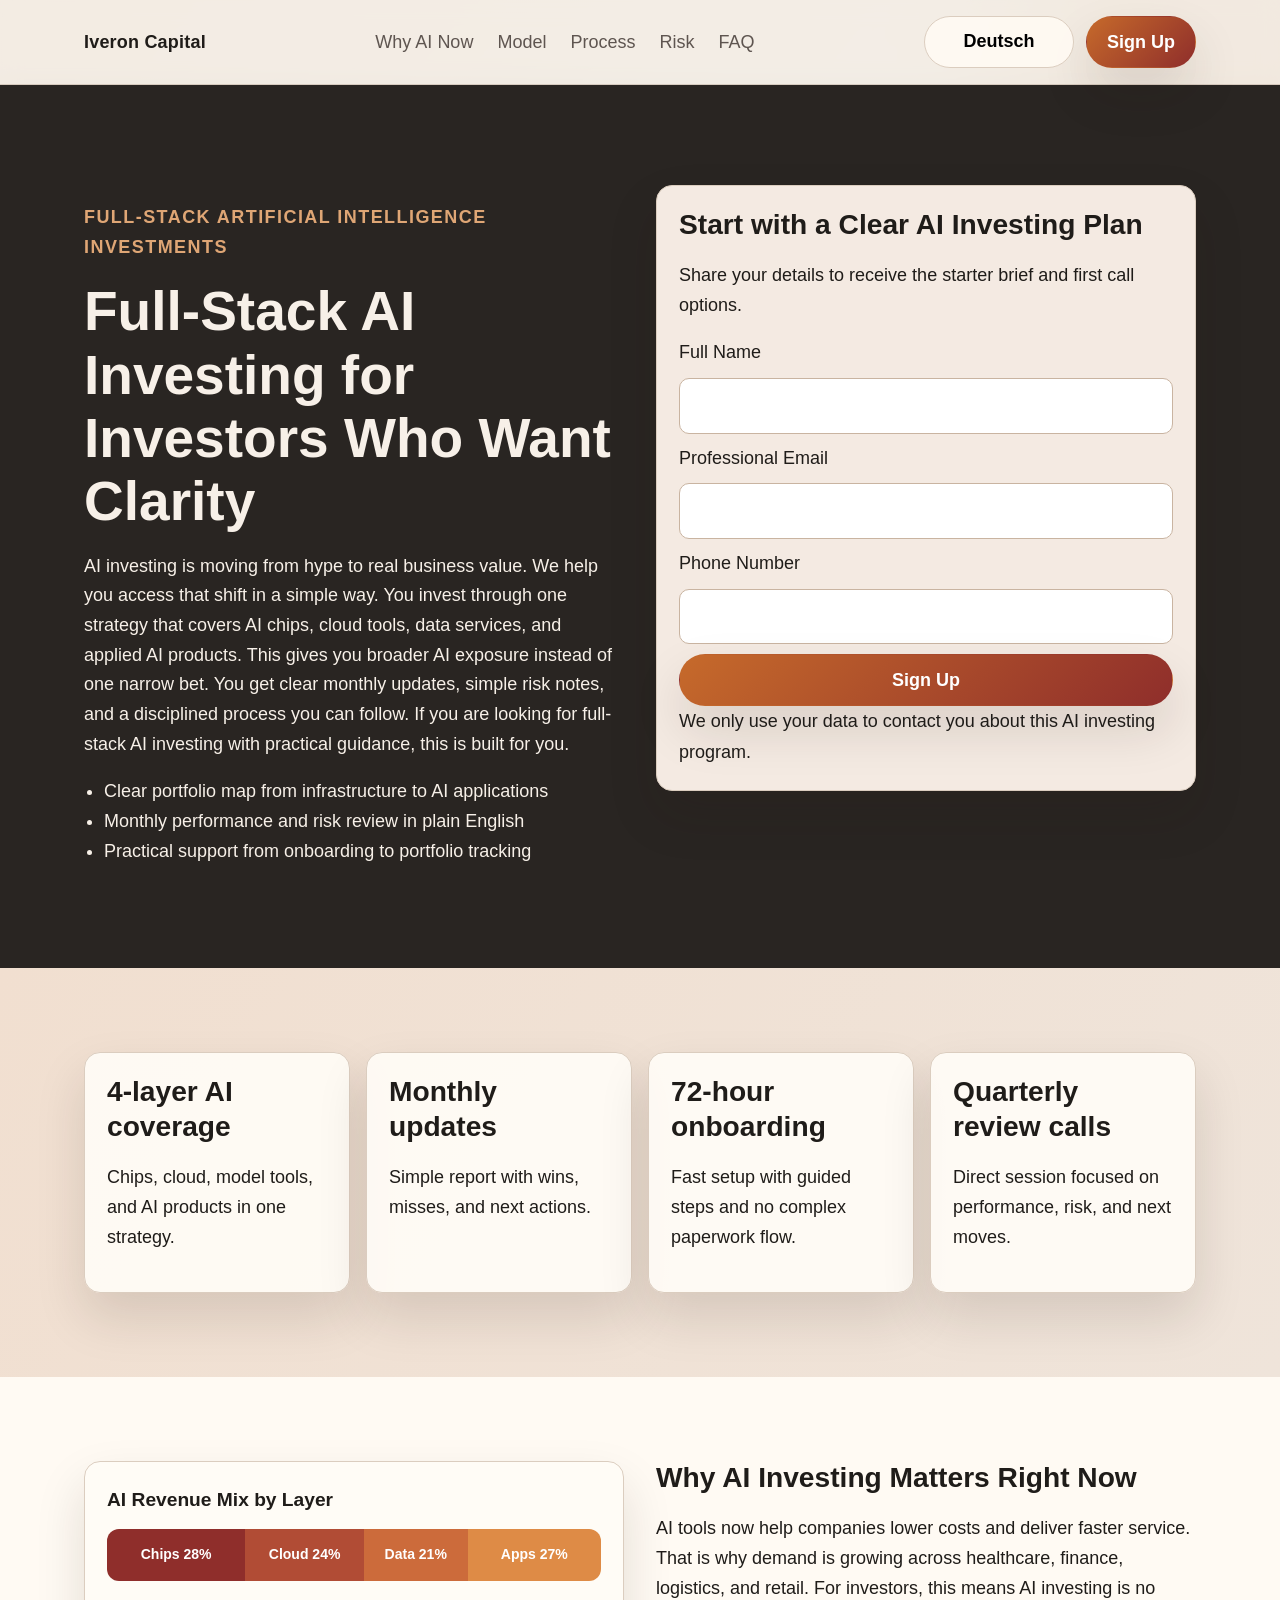
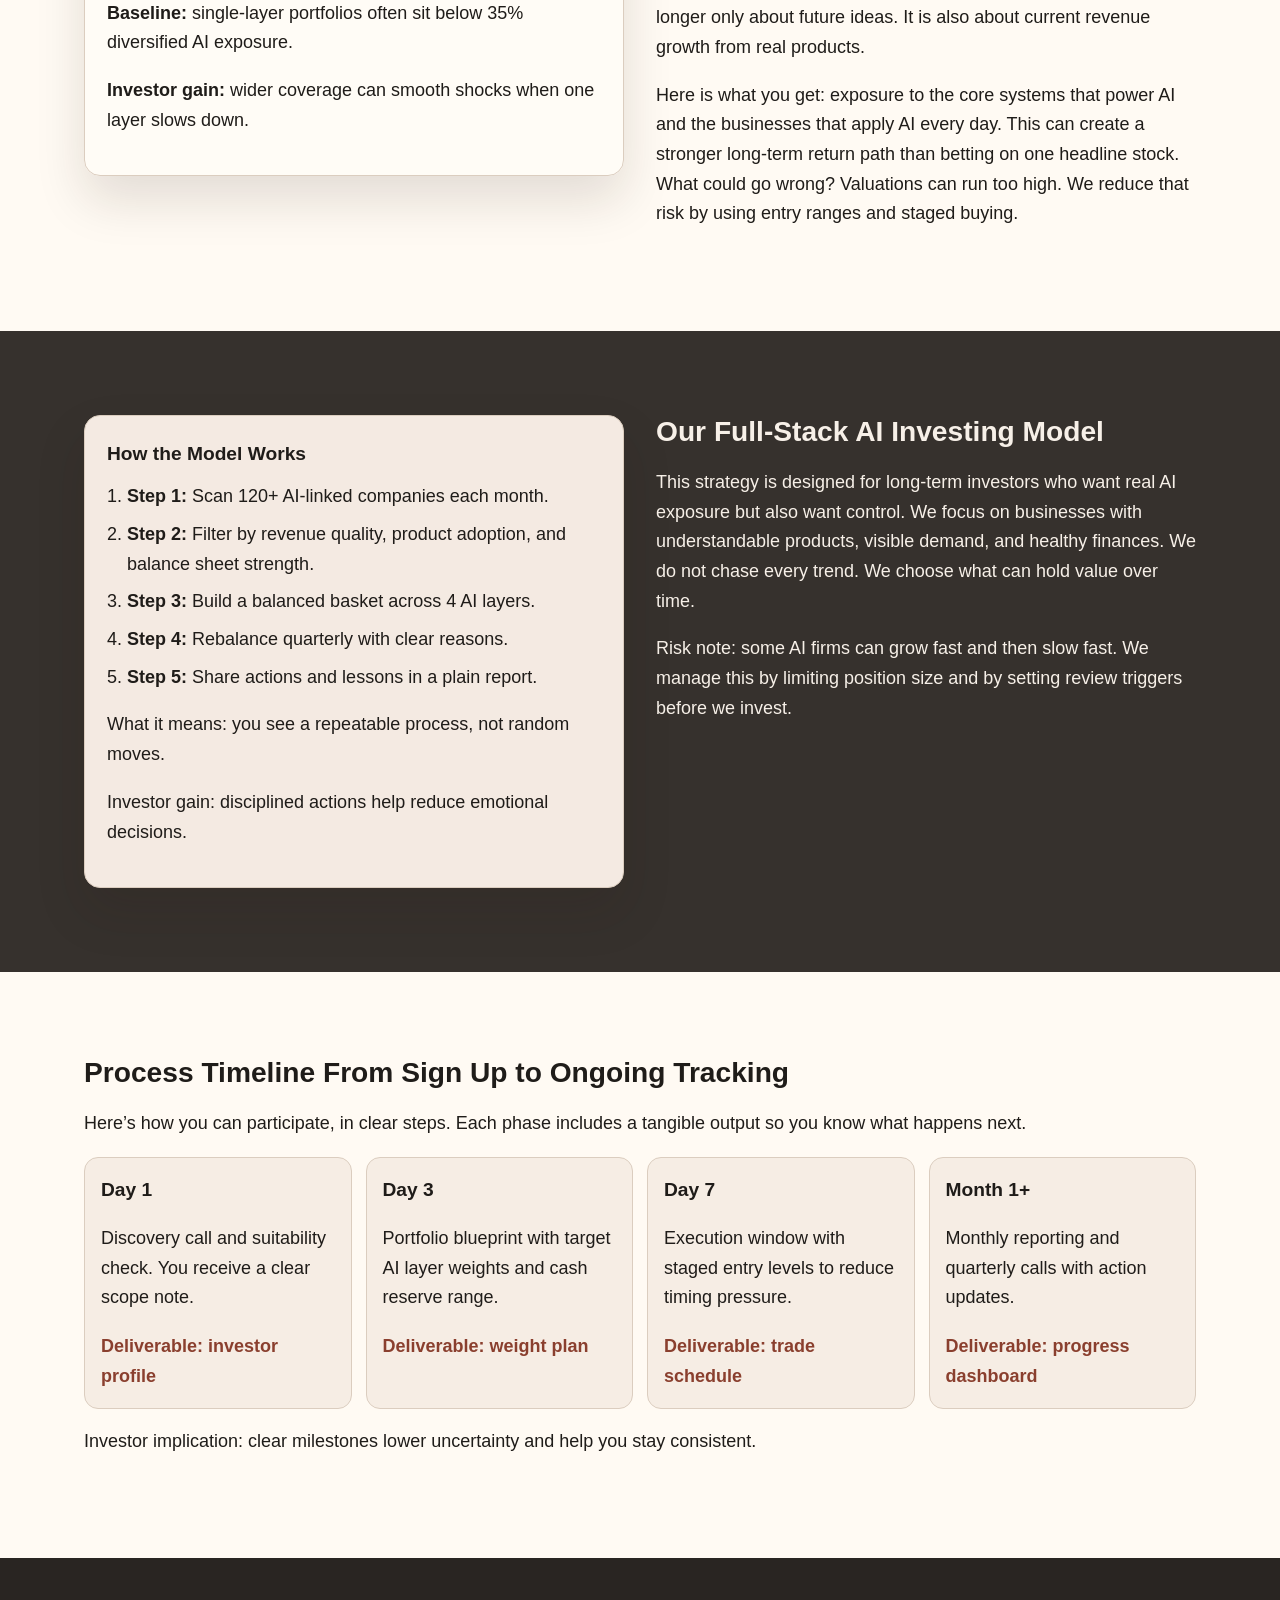
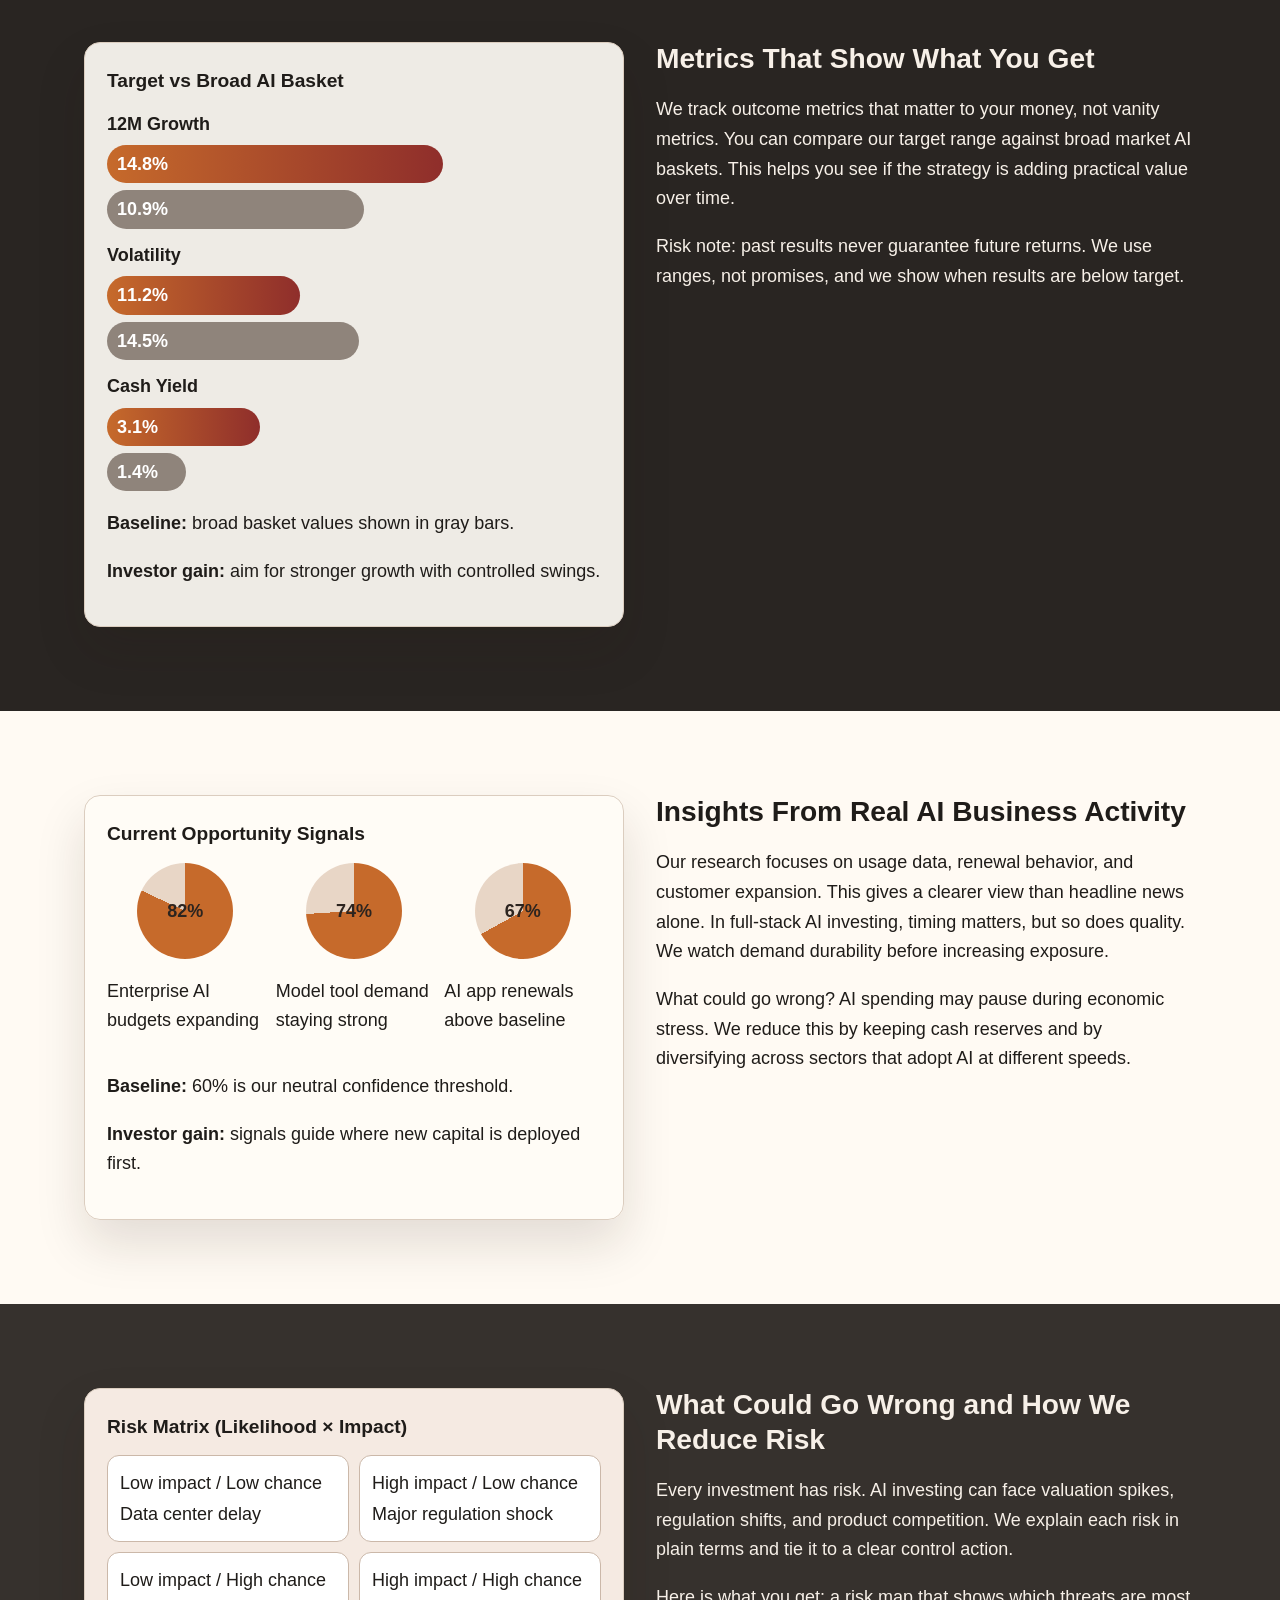
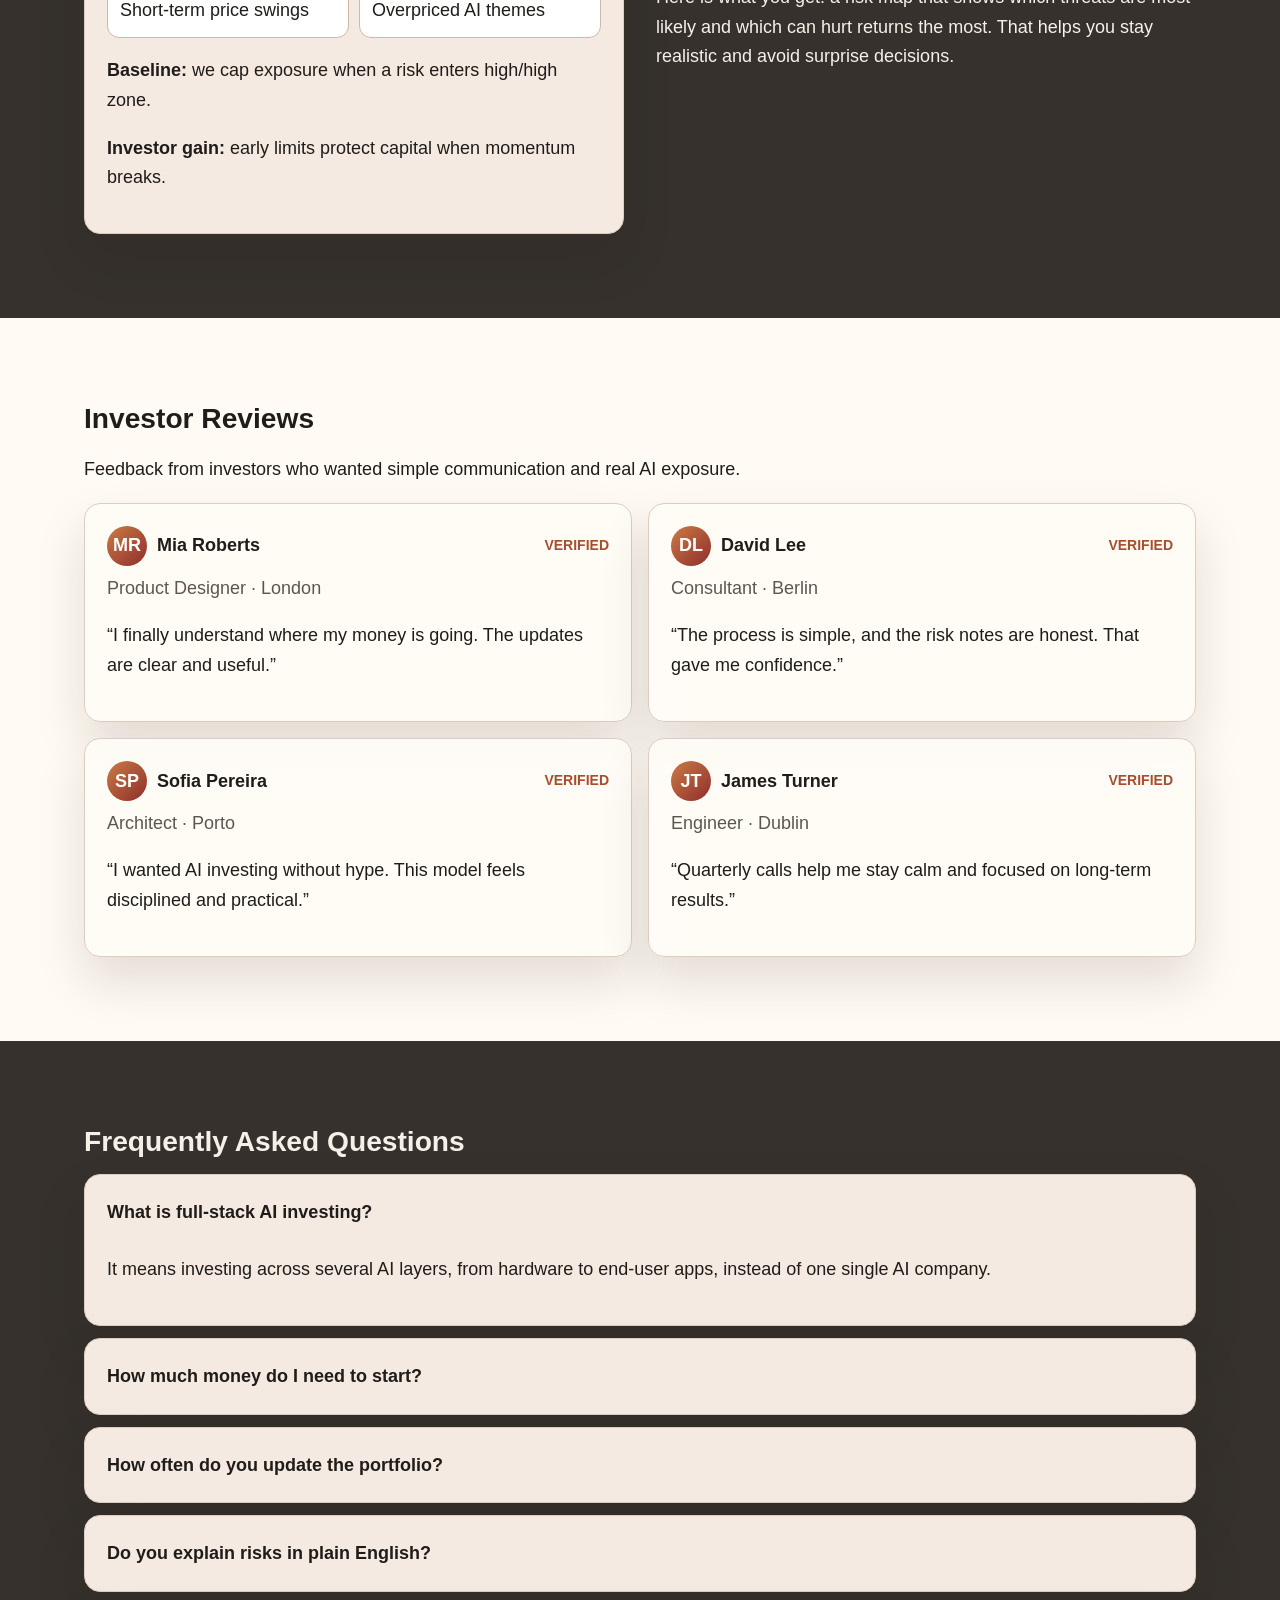
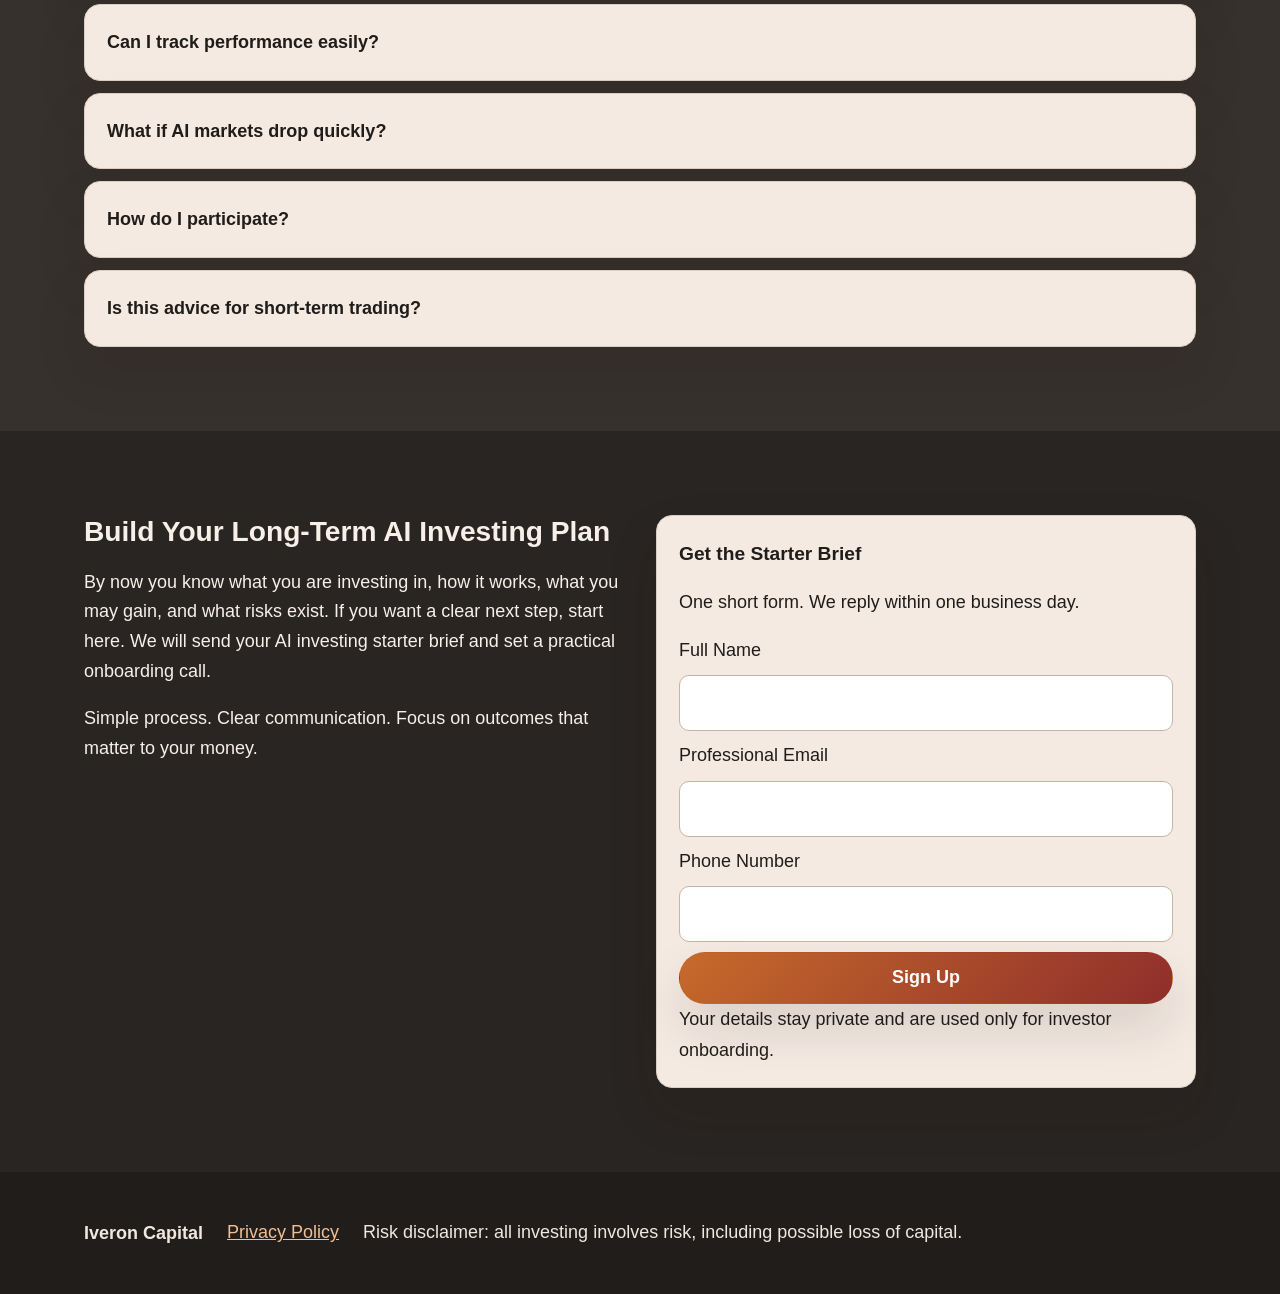
<file: de/index.html>
<!doctype html>
<html lang="en">
<head>
  <meta charset="UTF-8">
  <meta name="viewport" content="width=device-width, initial-scale=1.0">
  <title>Iveron Capital DE | Full-Stack AI Investing for Long-Term Investors</title>
  <meta name="description" content="Iveron Capital Deutsch page presents full-stack AI investing with clear process, simple risk controls, and transparent investor updates.">
  <link rel="canonical" href="https://iveroncapital.com/de/index.html">
  <meta property="og:title" content="Iveron Capital | Full-Stack AI Investing">
  <meta property="og:description" content="Learn how full-stack AI investing works, what you get, and how we reduce risk for long-term investors.">
  <meta property="og:type" content="website">
  <meta property="og:url" content="https://iveroncapital.com/de/index.html">
  <meta property="og:image" content="https://iveroncapital.com/assets/img/og-cover.jpg">
  <meta name="twitter:card" content="summary_large_image">
  <meta name="twitter:title" content="Iveron Capital | Full-Stack AI Investing">
  <meta name="twitter:description" content="A premium, clear path to full-stack AI investing on the Deutsch page.">
  <link rel="alternate" hreflang="en" href="https://iveroncapital.com/index.html">
  <link rel="alternate" hreflang="de" href="https://iveroncapital.com/de/index.html">
  <link rel="alternate" hreflang="fr" href="https://iveroncapital.com/fr/index.html">
  <link rel="alternate" hreflang="es" href="https://iveroncapital.com/es/index.html">
  <link rel="alternate" hreflang="it" href="https://iveroncapital.com/it/index.html">
  <link rel="alternate" hreflang="tr" href="https://iveroncapital.com/tr/index.html">
  <link rel="alternate" hreflang="pt" href="https://iveroncapital.com/pt/index.html">
  <link rel="alternate" hreflang="ja" href="https://iveroncapital.com/jp/index.html">
  <link rel="alternate" hreflang="sk" href="https://iveroncapital.com/sk/index.html">
  <link rel="alternate" hreflang="nl-BE" href="https://iveroncapital.com/be/index.html">
  <link rel="alternate" hreflang="x-default" href="https://iveroncapital.com/index.html">
  <link rel="stylesheet" href="../assets/style.css">
</head>
<body data-lang="Deutsch" data-root="..">
  <div class="bg-layer" aria-hidden="true">
    <span class="glow glow-one"></span>
    <span class="glow glow-two"></span>
    <span class="mesh"></span>
  </div>

  <header class="site-header">
    <div class="container header-inner">
      <a class="brand" href="../index.html" aria-label="Iveron Capital home">Iveron Capital</a>
      <nav class="main-nav" aria-label="Primary navigation">
        <a href="#market">Why AI Now</a>
        <a href="#model">Model</a>
        <a href="#process">Process</a>
        <a href="#risk">Risk</a>
        <a href="#faq">FAQ</a>
      </nav>
      <div class="header-actions">
        <div class="lang-dropdown" data-dropdown>
          <button class="pill" type="button" aria-haspopup="true" aria-expanded="false" aria-label="Choose language">Deutsch</button>
          <div class="dropdown-menu" role="menu">
            <a href="../index.html" role="menuitem"><svg class="flag-svg" viewBox="0 0 24 16" aria-hidden="true"><rect width="24" height="16" fill="#1f3f95"/><path d="M0 0L24 16M24 0L0 16" stroke="#fff" stroke-width="3"/><path d="M0 0L24 16M24 0L0 16" stroke="#c8102e" stroke-width="1.5"/><path d="M12 0v16M0 8h24" stroke="#fff" stroke-width="4"/><path d="M12 0v16M0 8h24" stroke="#c8102e" stroke-width="2"/></svg>English</a>
            <a href="../de/index.html" role="menuitem"><svg class="flag-svg" viewBox="0 0 24 16" aria-hidden="true"><rect width="24" height="16" fill="#ffce00"/><rect width="24" height="10.6" fill="#dd0000"/><rect width="24" height="5.3" fill="#000"/></svg>Deutsch</a>
            <a href="../fr/index.html" role="menuitem"><svg class="flag-svg" viewBox="0 0 24 16" aria-hidden="true"><rect width="8" height="16" fill="#0055a4"/><rect x="8" width="8" height="16" fill="#fff"/><rect x="16" width="8" height="16" fill="#ef4135"/></svg>Français</a>
            <a href="../es/index.html" role="menuitem"><svg class="flag-svg" viewBox="0 0 24 16" aria-hidden="true"><rect width="24" height="16" fill="#aa151b"/><rect y="4" width="24" height="8" fill="#f1bf00"/></svg>Español</a>
            <a href="../it/index.html" role="menuitem"><svg class="flag-svg" viewBox="0 0 24 16" aria-hidden="true"><rect width="8" height="16" fill="#009246"/><rect x="8" width="8" height="16" fill="#fff"/><rect x="16" width="8" height="16" fill="#ce2b37"/></svg>Italiano</a>
            <a href="../tr/index.html" role="menuitem"><svg class="flag-svg" viewBox="0 0 24 16" aria-hidden="true"><rect width="24" height="16" fill="#e30a17"/><circle cx="10" cy="8" r="4" fill="#fff"/><circle cx="11" cy="8" r="3.2" fill="#e30a17"/><circle cx="15.5" cy="8" r="1.1" fill="#fff"/></svg>Türkçe</a>
            <a href="../pt/index.html" role="menuitem"><svg class="flag-svg" viewBox="0 0 24 16" aria-hidden="true"><rect width="10" height="16" fill="#006847"/><rect x="10" width="14" height="16" fill="#da291c"/><circle cx="10" cy="8" r="2.2" fill="#ffcd00"/></svg>Português</a>
            <a href="../jp/index.html" role="menuitem"><svg class="flag-svg" viewBox="0 0 24 16" aria-hidden="true"><rect width="24" height="16" fill="#fff"/><circle cx="12" cy="8" r="4" fill="#bc002d"/></svg>日本語</a>
            <a href="../sk/index.html" role="menuitem"><svg class="flag-svg" viewBox="0 0 24 16" aria-hidden="true"><rect width="24" height="16" fill="#ee1c25"/><rect width="24" height="10.6" fill="#0b4ea2"/><rect width="24" height="5.3" fill="#fff"/></svg>Slovenčina</a>
            <a href="../be/index.html" role="menuitem"><svg class="flag-svg" viewBox="0 0 24 16" aria-hidden="true"><rect width="8" height="16" fill="#000"/><rect x="8" width="8" height="16" fill="#ffd90c"/><rect x="16" width="8" height="16" fill="#ef3340"/></svg>Belgium</a>
          </div>
        </div>
        <a class="btn cta" href="#lead-form">Sign Up</a>
      </div>
      <button class="burger" type="button" aria-label="Open menu" aria-controls="mobile-drawer" aria-expanded="false">☰</button>
    </div>
  </header>

  <aside id="mobile-drawer" class="drawer" aria-hidden="true">
    <div class="drawer-panel" role="dialog" aria-modal="true" aria-label="Mobile menu">
      <button class="drawer-close" type="button" aria-label="Close menu">✕</button>
      <nav class="drawer-nav" aria-label="Mobile navigation">
        <a href="#market">Why AI Now</a>
        <a href="#model">Model</a>
        <a href="#process">Process</a>
        <a href="#risk">Risk</a>
        <a href="#faq">FAQ</a>
      </nav>
      <div class="lang-dropdown" data-dropdown>
        <button class="pill" type="button" aria-haspopup="true" aria-expanded="false" aria-label="Choose language">Deutsch</button>
        <div class="dropdown-menu" role="menu">
          <a href="../index.html" role="menuitem"><svg class="flag-svg" viewBox="0 0 24 16" aria-hidden="true"><rect width="24" height="16" fill="#1f3f95"/><path d="M0 0L24 16M24 0L0 16" stroke="#fff" stroke-width="3"/><path d="M0 0L24 16M24 0L0 16" stroke="#c8102e" stroke-width="1.5"/><path d="M12 0v16M0 8h24" stroke="#fff" stroke-width="4"/><path d="M12 0v16M0 8h24" stroke="#c8102e" stroke-width="2"/></svg>English</a>
          <a href="../de/index.html" role="menuitem"><svg class="flag-svg" viewBox="0 0 24 16" aria-hidden="true"><rect width="24" height="16" fill="#ffce00"/><rect width="24" height="10.6" fill="#dd0000"/><rect width="24" height="5.3" fill="#000"/></svg>Deutsch</a>
          <a href="../fr/index.html" role="menuitem"><svg class="flag-svg" viewBox="0 0 24 16" aria-hidden="true"><rect width="8" height="16" fill="#0055a4"/><rect x="8" width="8" height="16" fill="#fff"/><rect x="16" width="8" height="16" fill="#ef4135"/></svg>Français</a>
          <a href="../es/index.html" role="menuitem"><svg class="flag-svg" viewBox="0 0 24 16" aria-hidden="true"><rect width="24" height="16" fill="#aa151b"/><rect y="4" width="24" height="8" fill="#f1bf00"/></svg>Español</a>
          <a href="../it/index.html" role="menuitem"><svg class="flag-svg" viewBox="0 0 24 16" aria-hidden="true"><rect width="8" height="16" fill="#009246"/><rect x="8" width="8" height="16" fill="#fff"/><rect x="16" width="8" height="16" fill="#ce2b37"/></svg>Italiano</a>
          <a href="../tr/index.html" role="menuitem"><svg class="flag-svg" viewBox="0 0 24 16" aria-hidden="true"><rect width="24" height="16" fill="#e30a17"/><circle cx="10" cy="8" r="4" fill="#fff"/><circle cx="11" cy="8" r="3.2" fill="#e30a17"/><circle cx="15.5" cy="8" r="1.1" fill="#fff"/></svg>Türkçe</a>
          <a href="../pt/index.html" role="menuitem"><svg class="flag-svg" viewBox="0 0 24 16" aria-hidden="true"><rect width="10" height="16" fill="#006847"/><rect x="10" width="14" height="16" fill="#da291c"/><circle cx="10" cy="8" r="2.2" fill="#ffcd00"/></svg>Português</a>
          <a href="../jp/index.html" role="menuitem"><svg class="flag-svg" viewBox="0 0 24 16" aria-hidden="true"><rect width="24" height="16" fill="#fff"/><circle cx="12" cy="8" r="4" fill="#bc002d"/></svg>日本語</a>
          <a href="../sk/index.html" role="menuitem"><svg class="flag-svg" viewBox="0 0 24 16" aria-hidden="true"><rect width="24" height="16" fill="#ee1c25"/><rect width="24" height="10.6" fill="#0b4ea2"/><rect width="24" height="5.3" fill="#fff"/></svg>Slovenčina</a>
          <a href="../be/index.html" role="menuitem"><svg class="flag-svg" viewBox="0 0 24 16" aria-hidden="true"><rect width="8" height="16" fill="#000"/><rect x="8" width="8" height="16" fill="#ffd90c"/><rect x="16" width="8" height="16" fill="#ef3340"/></svg>Belgium</a>
        </div>
      </div>
      <a class="btn cta" href="#lead-form">Sign Up</a>
    </div>
  </aside>

  <main>
    <section class="hero section-dark">
      <div class="container split">
        <div>
          <p class="eyebrow">Full-Stack Artificial Intelligence Investments</p>
          <h1>Full-Stack AI Investing for Investors Who Want Clarity</h1>
          <p>AI investing is moving from hype to real business value. We help you access that shift in a simple way. You invest through one strategy that covers AI chips, cloud tools, data services, and applied AI products. This gives you broader AI exposure instead of one narrow bet. You get clear monthly updates, simple risk notes, and a disciplined process you can follow. If you are looking for full-stack AI investing with practical guidance, this is built for you.</p>
          <ul class="hero-points">
            <li>Clear portfolio map from infrastructure to AI applications</li>
            <li>Monthly performance and risk review in plain English</li>
            <li>Practical support from onboarding to portfolio tracking</li>
          </ul>
        </div>
        <div class="glass-panel" id="lead-form">
          <h2>Start with a Clear AI Investing Plan</h2>
          <p>Share your details to receive the starter brief and first call options.</p>
          <form>
            <label for="name-hero">Full Name</label>
            <input id="name-hero" type="text" name="full_name" required>
            <label for="email-hero">Professional Email</label>
            <input id="email-hero" type="email" name="email" required>
            <label for="phone-hero">Phone Number</label>
            <input id="phone-hero" type="tel" name="phone" required>
            <button class="btn cta" type="submit">Sign Up</button>
          </form>
          <small>We only use your data to contact you about this AI investing program.</small>
        </div>
      </div>
    </section>

    <section class="kpi-strip">
      <div class="container kpi-grid">
        <article><h2>4-layer AI coverage</h2><p>Chips, cloud, model tools, and AI products in one strategy.</p></article>
        <article><h2>Monthly updates</h2><p>Simple report with wins, misses, and next actions.</p></article>
        <article><h2>72-hour onboarding</h2><p>Fast setup with guided steps and no complex paperwork flow.</p></article>
        <article><h2>Quarterly review calls</h2><p>Direct session focused on performance, risk, and next moves.</p></article>
      </div>
    </section>

    <section id="market" class="section-light">
      <div class="container split reverse">
        <div>
          <h2>Why AI Investing Matters Right Now</h2>
          <p>AI tools now help companies lower costs and deliver faster service. That is why demand is growing across healthcare, finance, logistics, and retail. For investors, this means AI investing is no longer only about future ideas. It is also about current revenue growth from real products.</p>
          <p>Here is what you get: exposure to the core systems that power AI and the businesses that apply AI every day. This can create a stronger long-term return path than betting on one headline stock. What could go wrong? Valuations can run too high. We reduce that risk by using entry ranges and staged buying.</p>
        </div>
        <div class="visual-card stack-chart">
          <h3>AI Revenue Mix by Layer</h3>
          <div class="stack"><span style="width:28%">Chips 28%</span><span style="width:24%">Cloud 24%</span><span style="width:21%">Data 21%</span><span style="width:27%">Apps 27%</span></div>
          <p><strong>Baseline:</strong> single-layer portfolios often sit below 35% diversified AI exposure.</p>
          <p><strong>Investor gain:</strong> wider coverage can smooth shocks when one layer slows down.</p>
        </div>
      </div>
    </section>

    <section id="model" class="section-soft-dark">
      <div class="container split">
        <div class="visual-card architecture">
          <h3>How the Model Works</h3>
          <ol>
            <li><strong>Step 1:</strong> Scan 120+ AI-linked companies each month.</li>
            <li><strong>Step 2:</strong> Filter by revenue quality, product adoption, and balance sheet strength.</li>
            <li><strong>Step 3:</strong> Build a balanced basket across 4 AI layers.</li>
            <li><strong>Step 4:</strong> Rebalance quarterly with clear reasons.</li>
            <li><strong>Step 5:</strong> Share actions and lessons in a plain report.</li>
          </ol>
          <p>What it means: you see a repeatable process, not random moves.</p>
          <p>Investor gain: disciplined actions help reduce emotional decisions.</p>
        </div>
        <div>
          <h2>Our Full-Stack AI Investing Model</h2>
          <p>This strategy is designed for long-term investors who want real AI exposure but also want control. We focus on businesses with understandable products, visible demand, and healthy finances. We do not chase every trend. We choose what can hold value over time.</p>
          <p>Risk note: some AI firms can grow fast and then slow fast. We manage this by limiting position size and by setting review triggers before we invest.</p>
        </div>
      </div>
    </section>

    <section id="process" class="section-light">
      <div class="container">
        <h2>Process Timeline From Sign Up to Ongoing Tracking</h2>
        <p>Here’s how you can participate, in clear steps. Each phase includes a tangible output so you know what happens next.</p>
        <div class="timeline">
          <article><h3>Day 1</h3><p>Discovery call and suitability check. You receive a clear scope note.</p><span>Deliverable: investor profile</span></article>
          <article><h3>Day 3</h3><p>Portfolio blueprint with target AI layer weights and cash reserve range.</p><span>Deliverable: weight plan</span></article>
          <article><h3>Day 7</h3><p>Execution window with staged entry levels to reduce timing pressure.</p><span>Deliverable: trade schedule</span></article>
          <article><h3>Month 1+</h3><p>Monthly reporting and quarterly calls with action updates.</p><span>Deliverable: progress dashboard</span></article>
        </div>
        <p>Investor implication: clear milestones lower uncertainty and help you stay consistent.</p>
      </div>
    </section>

    <section class="section-dark metrics">
      <div class="container split reverse">
        <div>
          <h2>Metrics That Show What You Get</h2>
          <p>We track outcome metrics that matter to your money, not vanity metrics. You can compare our target range against broad market AI baskets. This helps you see if the strategy is adding practical value over time.</p>
          <p>Risk note: past results never guarantee future returns. We use ranges, not promises, and we show when results are below target.</p>
        </div>
        <div class="visual-card compare-bars">
          <h3>Target vs Broad AI Basket</h3>
          <div class="bar-row"><label>12M Growth</label><div><span class="us" style="width:68%">14.8%</span><span class="base" style="width:52%">10.9%</span></div></div>
          <div class="bar-row"><label>Volatility</label><div><span class="us" style="width:39%">11.2%</span><span class="base" style="width:51%">14.5%</span></div></div>
          <div class="bar-row"><label>Cash Yield</label><div><span class="us" style="width:31%">3.1%</span><span class="base" style="width:16%">1.4%</span></div></div>
          <p><strong>Baseline:</strong> broad basket values shown in gray bars.</p>
          <p><strong>Investor gain:</strong> aim for stronger growth with controlled swings.</p>
        </div>
      </div>
    </section>

    <section class="section-light insights">
      <div class="container split">
        <div class="visual-card rings">
          <h3>Current Opportunity Signals</h3>
          <div class="ring-grid">
            <div><span class="ring" style="--val:82">82%</span><p>Enterprise AI budgets expanding</p></div>
            <div><span class="ring" style="--val:74">74%</span><p>Model tool demand staying strong</p></div>
            <div><span class="ring" style="--val:67">67%</span><p>AI app renewals above baseline</p></div>
          </div>
          <p><strong>Baseline:</strong> 60% is our neutral confidence threshold.</p>
          <p><strong>Investor gain:</strong> signals guide where new capital is deployed first.</p>
        </div>
        <div>
          <h2>Insights From Real AI Business Activity</h2>
          <p>Our research focuses on usage data, renewal behavior, and customer expansion. This gives a clearer view than headline news alone. In full-stack AI investing, timing matters, but so does quality. We watch demand durability before increasing exposure.</p>
          <p>What could go wrong? AI spending may pause during economic stress. We reduce this by keeping cash reserves and by diversifying across sectors that adopt AI at different speeds.</p>
        </div>
      </div>
    </section>

    <section id="risk" class="section-soft-dark">
      <div class="container split reverse">
        <div>
          <h2>What Could Go Wrong and How We Reduce Risk</h2>
          <p>Every investment has risk. AI investing can face valuation spikes, regulation shifts, and product competition. We explain each risk in plain terms and tie it to a clear control action.</p>
          <p>Here is what you get: a risk map that shows which threats are most likely and which can hurt returns the most. That helps you stay realistic and avoid surprise decisions.</p>
        </div>
        <div class="visual-card risk-matrix">
          <h3>Risk Matrix (Likelihood × Impact)</h3>
          <div class="matrix-grid">
            <span>Low impact / Low chance<br>Data center delay</span>
            <span>High impact / Low chance<br>Major regulation shock</span>
            <span>Low impact / High chance<br>Short-term price swings</span>
            <span>High impact / High chance<br>Overpriced AI themes</span>
          </div>
          <p><strong>Baseline:</strong> we cap exposure when a risk enters high/high zone.</p>
          <p><strong>Investor gain:</strong> early limits protect capital when momentum breaks.</p>
        </div>
      </div>
    </section>

    <section class="section-light reviews">
      <div class="container">
        <h2>Investor Reviews</h2>
        <p>Feedback from investors who wanted simple communication and real AI exposure.</p>
        <div class="review-grid">
          <article class="review-card"><div class="review-head"><span class="avatar">MR</span><strong>Mia Roberts</strong><em>VERIFIED</em></div><p class="meta">Product Designer · London</p><p>“I finally understand where my money is going. The updates are clear and useful.”</p></article>
          <article class="review-card"><div class="review-head"><span class="avatar">DL</span><strong>David Lee</strong><em>VERIFIED</em></div><p class="meta">Consultant · Berlin</p><p>“The process is simple, and the risk notes are honest. That gave me confidence.”</p></article>
          <article class="review-card"><div class="review-head"><span class="avatar">SP</span><strong>Sofia Pereira</strong><em>VERIFIED</em></div><p class="meta">Architect · Porto</p><p>“I wanted AI investing without hype. This model feels disciplined and practical.”</p></article>
          <article class="review-card"><div class="review-head"><span class="avatar">JT</span><strong>James Turner</strong><em>VERIFIED</em></div><p class="meta">Engineer · Dublin</p><p>“Quarterly calls help me stay calm and focused on long-term results.”</p></article>
        </div>
      </div>
    </section>

    <section id="faq" class="section-soft-dark faq">
      <div class="container">
        <h2>Frequently Asked Questions</h2>
        <div class="faq-list">
          <article class="faq-item"><button aria-expanded="true">What is full-stack AI investing?</button><div class="faq-content open"><p>It means investing across several AI layers, from hardware to end-user apps, instead of one single AI company.</p></div></article>
          <article class="faq-item"><button aria-expanded="false">How much money do I need to start?</button><div class="faq-content"><p>You can start with a level that matches your plan. We define position sizes so one move does not control your full portfolio.</p></div></article>
          <article class="faq-item"><button aria-expanded="false">How often do you update the portfolio?</button><div class="faq-content"><p>We review monthly and rebalance quarterly, or sooner if a major risk event changes the outlook.</p></div></article>
          <article class="faq-item"><button aria-expanded="false">Do you explain risks in plain English?</button><div class="faq-content"><p>Yes. Each report includes what happened, why it matters, and what action we take next.</p></div></article>
          <article class="faq-item"><button aria-expanded="false">Can I track performance easily?</button><div class="faq-content"><p>Yes. You receive a simple view of growth, volatility, cash position, and key changes.</p></div></article>
          <article class="faq-item"><button aria-expanded="false">What if AI markets drop quickly?</button><div class="faq-content"><p>We use staged entries, exposure caps, and cash reserves to reduce downside pressure.</p></div></article>
          <article class="faq-item"><button aria-expanded="false">How do I participate?</button><div class="faq-content"><p>Use the Sign Up form. We then schedule a call, review fit, and share your first roadmap.</p></div></article>
          <article class="faq-item"><button aria-expanded="false">Is this advice for short-term trading?</button><div class="faq-content"><p>No. This strategy is built for disciplined long-term investors who want structured AI exposure.</p></div></article>
        </div>
      </div>
    </section>

    <section class="final-cta section-dark">
      <div class="container split">
        <div>
          <h2>Build Your Long-Term AI Investing Plan</h2>
          <p>By now you know what you are investing in, how it works, what you may gain, and what risks exist. If you want a clear next step, start here. We will send your AI investing starter brief and set a practical onboarding call.</p>
          <p>Simple process. Clear communication. Focus on outcomes that matter to your money.</p>
        </div>
        <div class="glass-panel">
          <h3>Get the Starter Brief</h3>
          <p>One short form. We reply within one business day.</p>
          <form>
            <label for="name-final">Full Name</label>
            <input id="name-final" type="text" name="full_name" required>
            <label for="email-final">Professional Email</label>
            <input id="email-final" type="email" name="email" required>
            <label for="phone-final">Phone Number</label>
            <input id="phone-final" type="tel" name="phone" required>
            <button class="btn cta" type="submit">Sign Up</button>
          </form>
          <small>Your details stay private and are used only for investor onboarding.</small>
        </div>
      </div>
    </section>
  </main>

  <footer class="site-footer">
    <div class="container footer-inner">
      <strong>Iveron Capital</strong>
      <button class="privacy-link" type="button">Privacy Policy</button>
      <p>Risk disclaimer: all investing involves risk, including possible loss of capital.</p>
    </div>
  </footer>

  <div class="modal" id="privacy-modal" aria-hidden="true">
    <div class="modal-panel" role="dialog" aria-modal="true" aria-label="Privacy policy">
      <button class="modal-x" type="button" aria-label="Close privacy modal">✕</button>
      <h2>Privacy Policy</h2>
      <div class="policy-content">
        <h3>Introduction</h3><p>This policy explains how Iveron Capital handles your personal data in clear language.</p>
        <h3>Data collection</h3><p>We collect your name, professional email, phone number, and communication history when you contact us.</p>
        <h3>Legal basis</h3><p>We use your data to respond to your request and run onboarding services you ask for.</p>
        <h3>Cookies</h3><p>We use essential cookies for site function and optional analytics cookies to improve user experience.</p>
        <h3>Retention</h3><p>We keep your data only as long as needed for service delivery, records, and legal obligations.</p>
        <h3>Third-party sharing</h3><p>We share data only with trusted service providers needed for hosting, email, and secure records.</p>
        <h3>Security</h3><p>We protect data with access controls, encryption in transit, and regular security review steps.</p>
        <h3>User rights</h3><p>You can request access, correction, deletion, or restriction of processing at any time.</p>
        <h3>International transfers</h3><p>If data moves across borders, we use contract safeguards to keep protections in place.</p>
        <h3>Industry risk disclosure</h3><p>Digital systems can face cyber incidents. We reduce risk but no online system is risk free.</p>
        <h3>Contact</h3><p>For privacy questions, email privacy@iveroncapital.com.</p>
      </div>
      <div class="modal-footer">
        <button class="btn ghost close-modal" type="button">Close</button>
      </div>
    </div>
  </div>

  <script type="application/ld+json">
  {
    "@context": "https://schema.org",
    "@graph": [
      {"@type":"Organization","name":"Iveron Capital","url":"https://iveroncapital.com","logo":"https://iveroncapital.com/assets/img/logo.png"},
      {"@type":"WebSite","name":"Iveron Capital","url":"https://iveroncapital.com"},
      {"@type":"FAQPage","mainEntity":[
        {"@type":"Question","name":"What is full-stack AI investing?","acceptedAnswer":{"@type":"Answer","text":"It is investing across multiple AI layers from chips to applications."}},
        {"@type":"Question","name":"How often do you update?","acceptedAnswer":{"@type":"Answer","text":"Monthly review and quarterly rebalance, with faster action when needed."}}
      ]},
      {"@type":"Review","itemReviewed":{"@type":"Service","name":"Iveron Capital AI Investing"},"reviewRating":{"@type":"Rating","ratingValue":"5"},"author":{"@type":"Person","name":"Mia Roberts"}}
    ]
  }
  </script>
  <script src="../assets/app.js" defer></script>
</body>
</html>
</file>
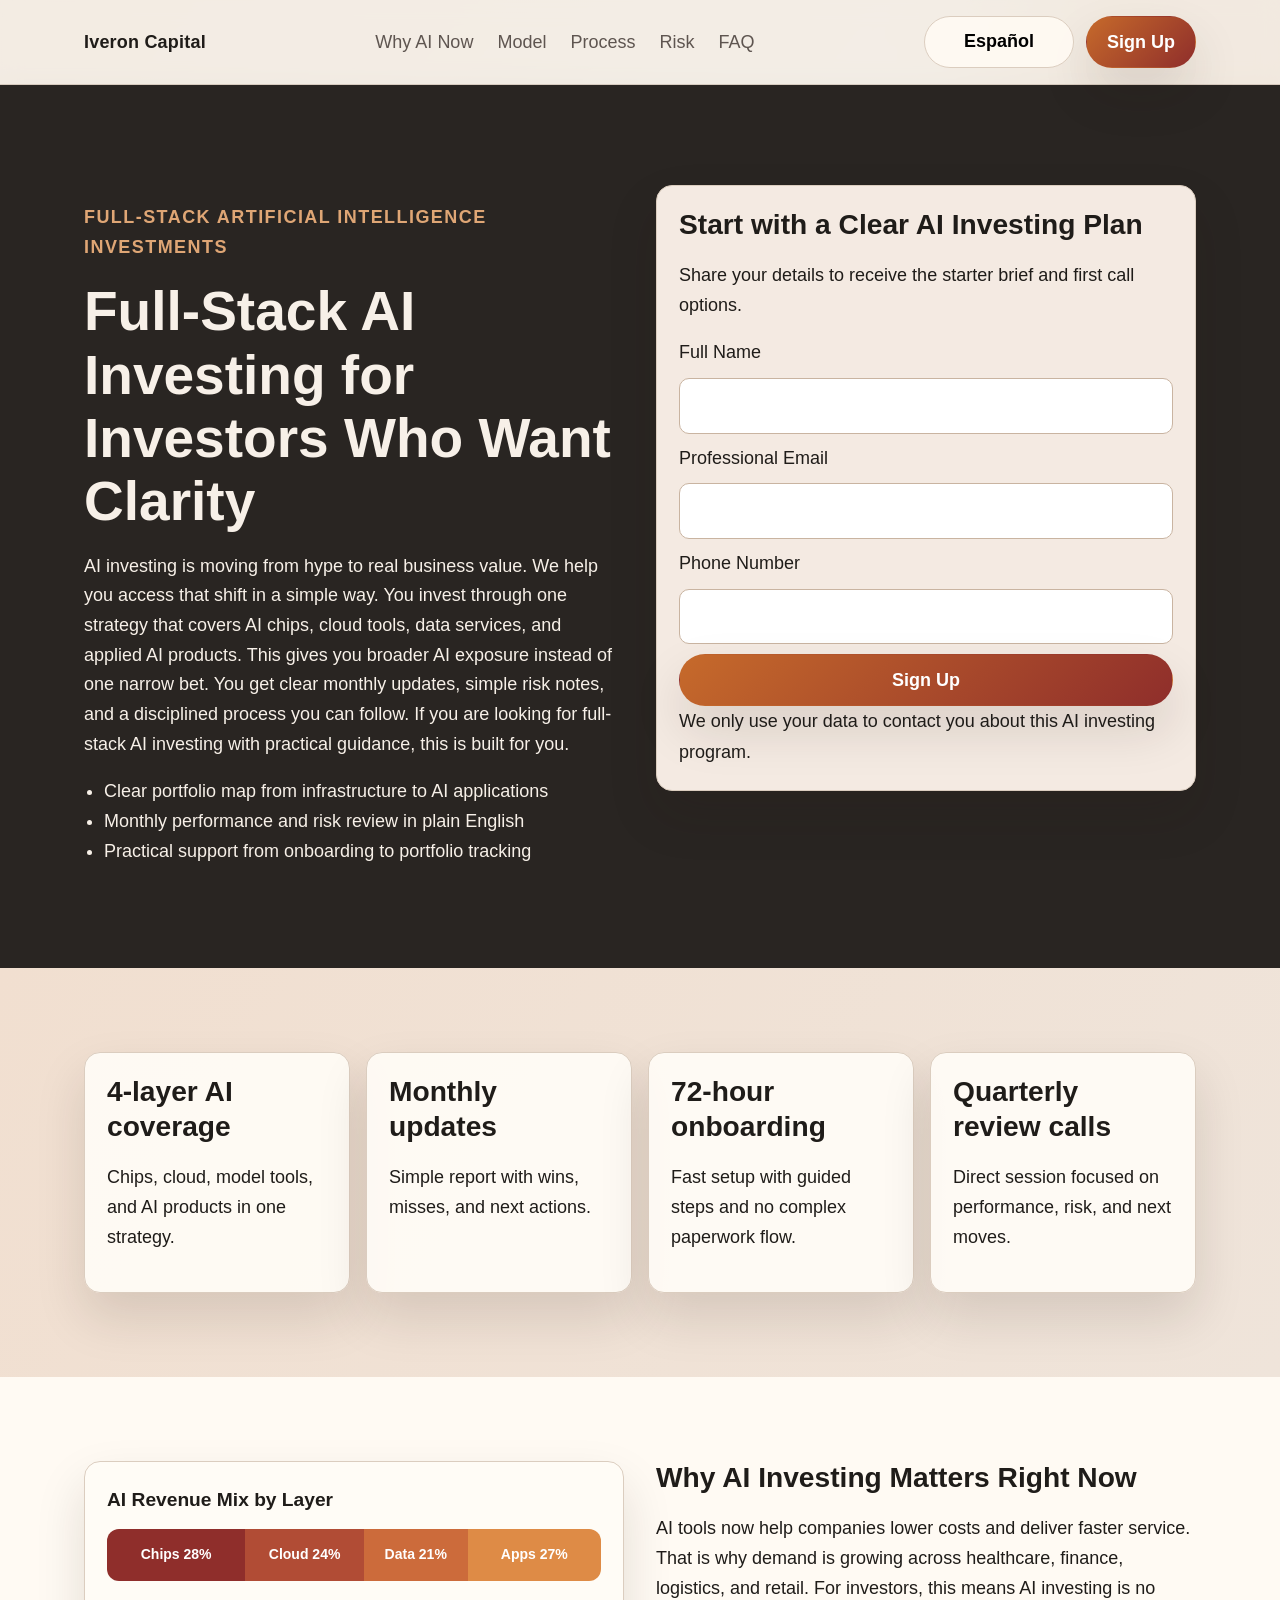
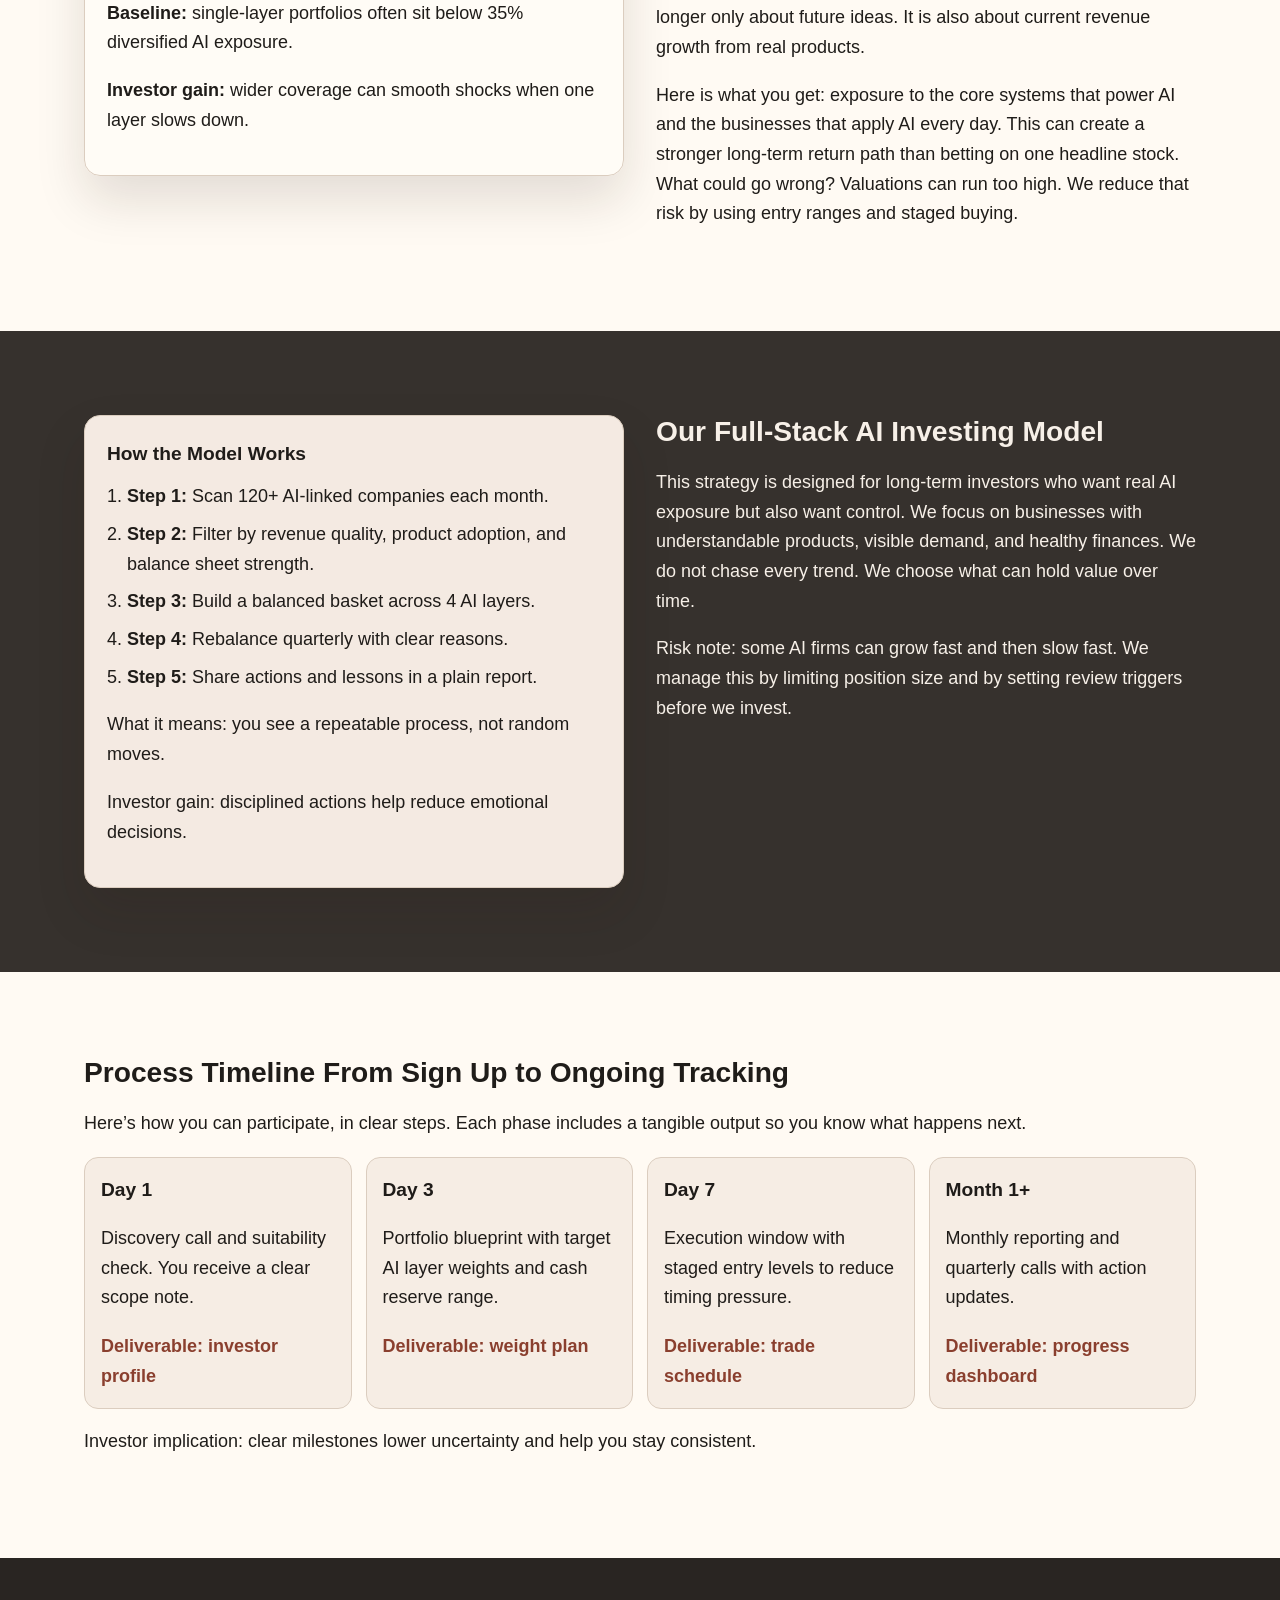
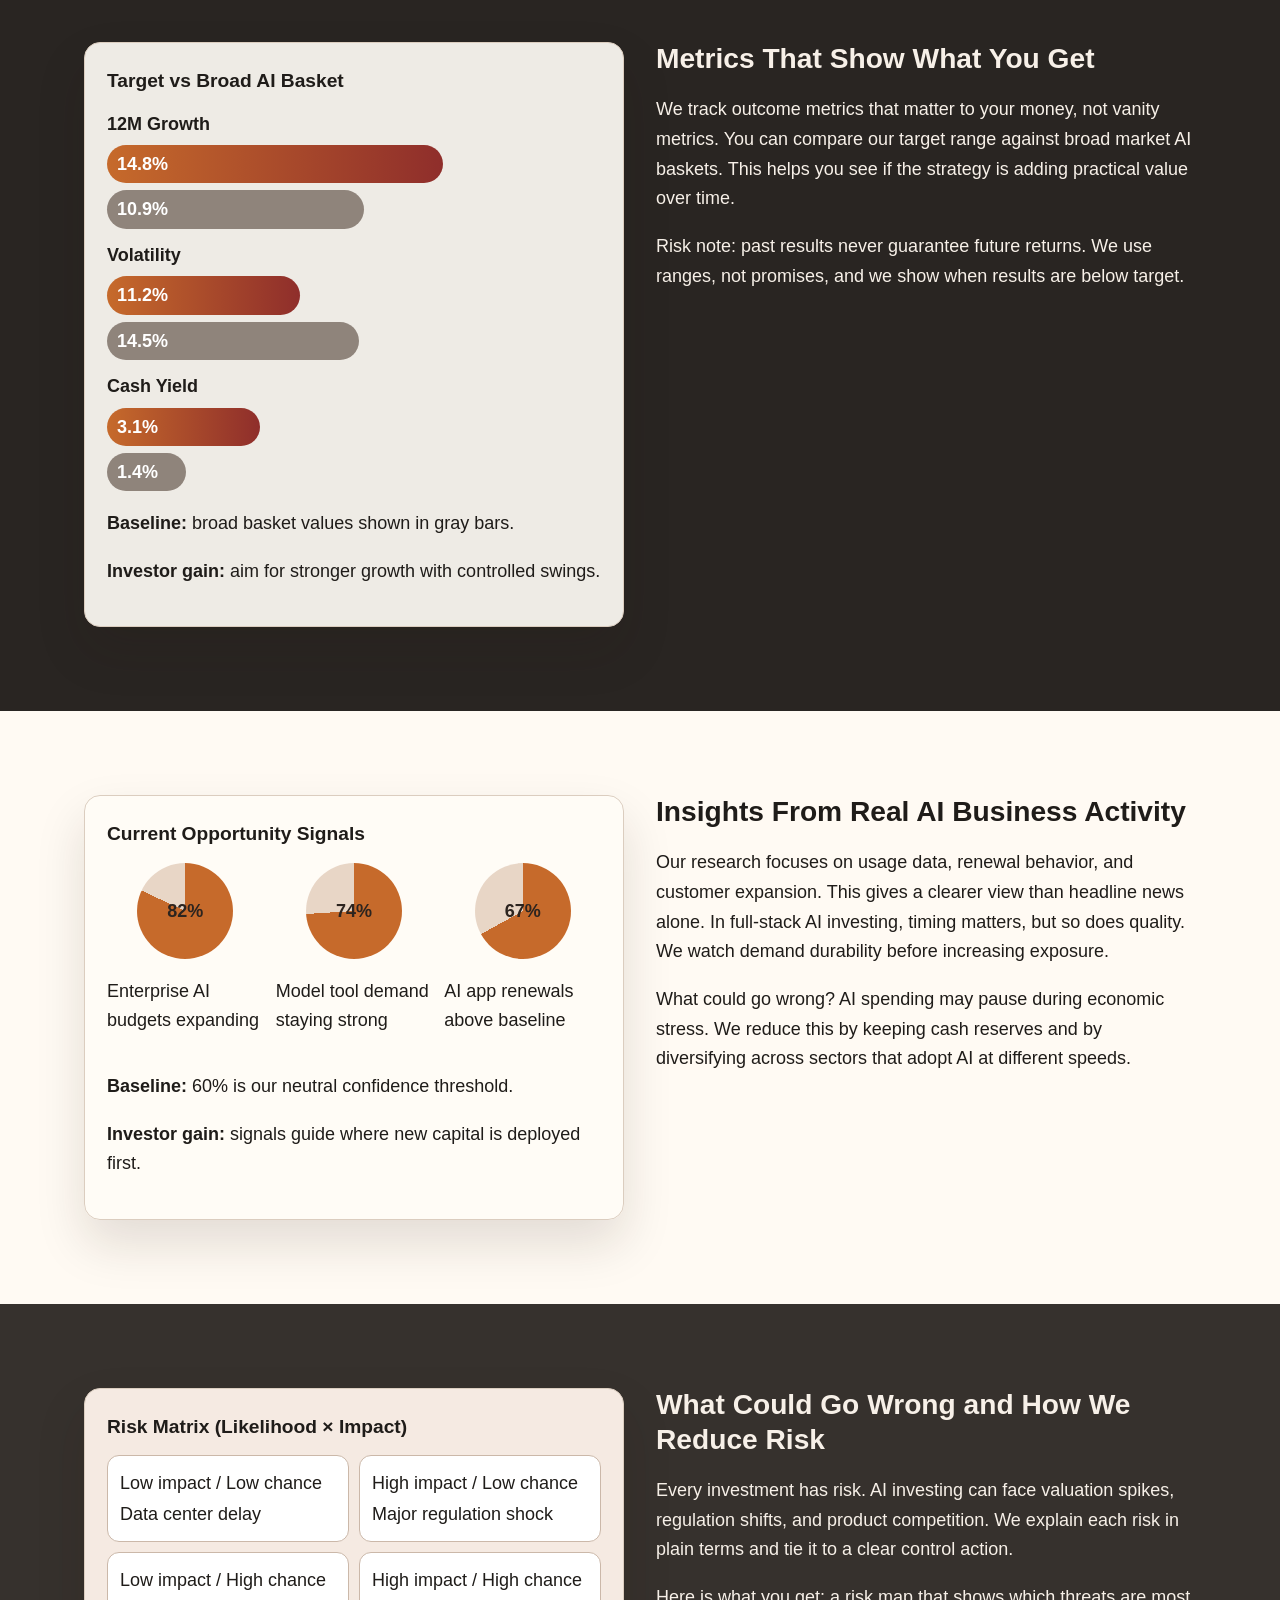
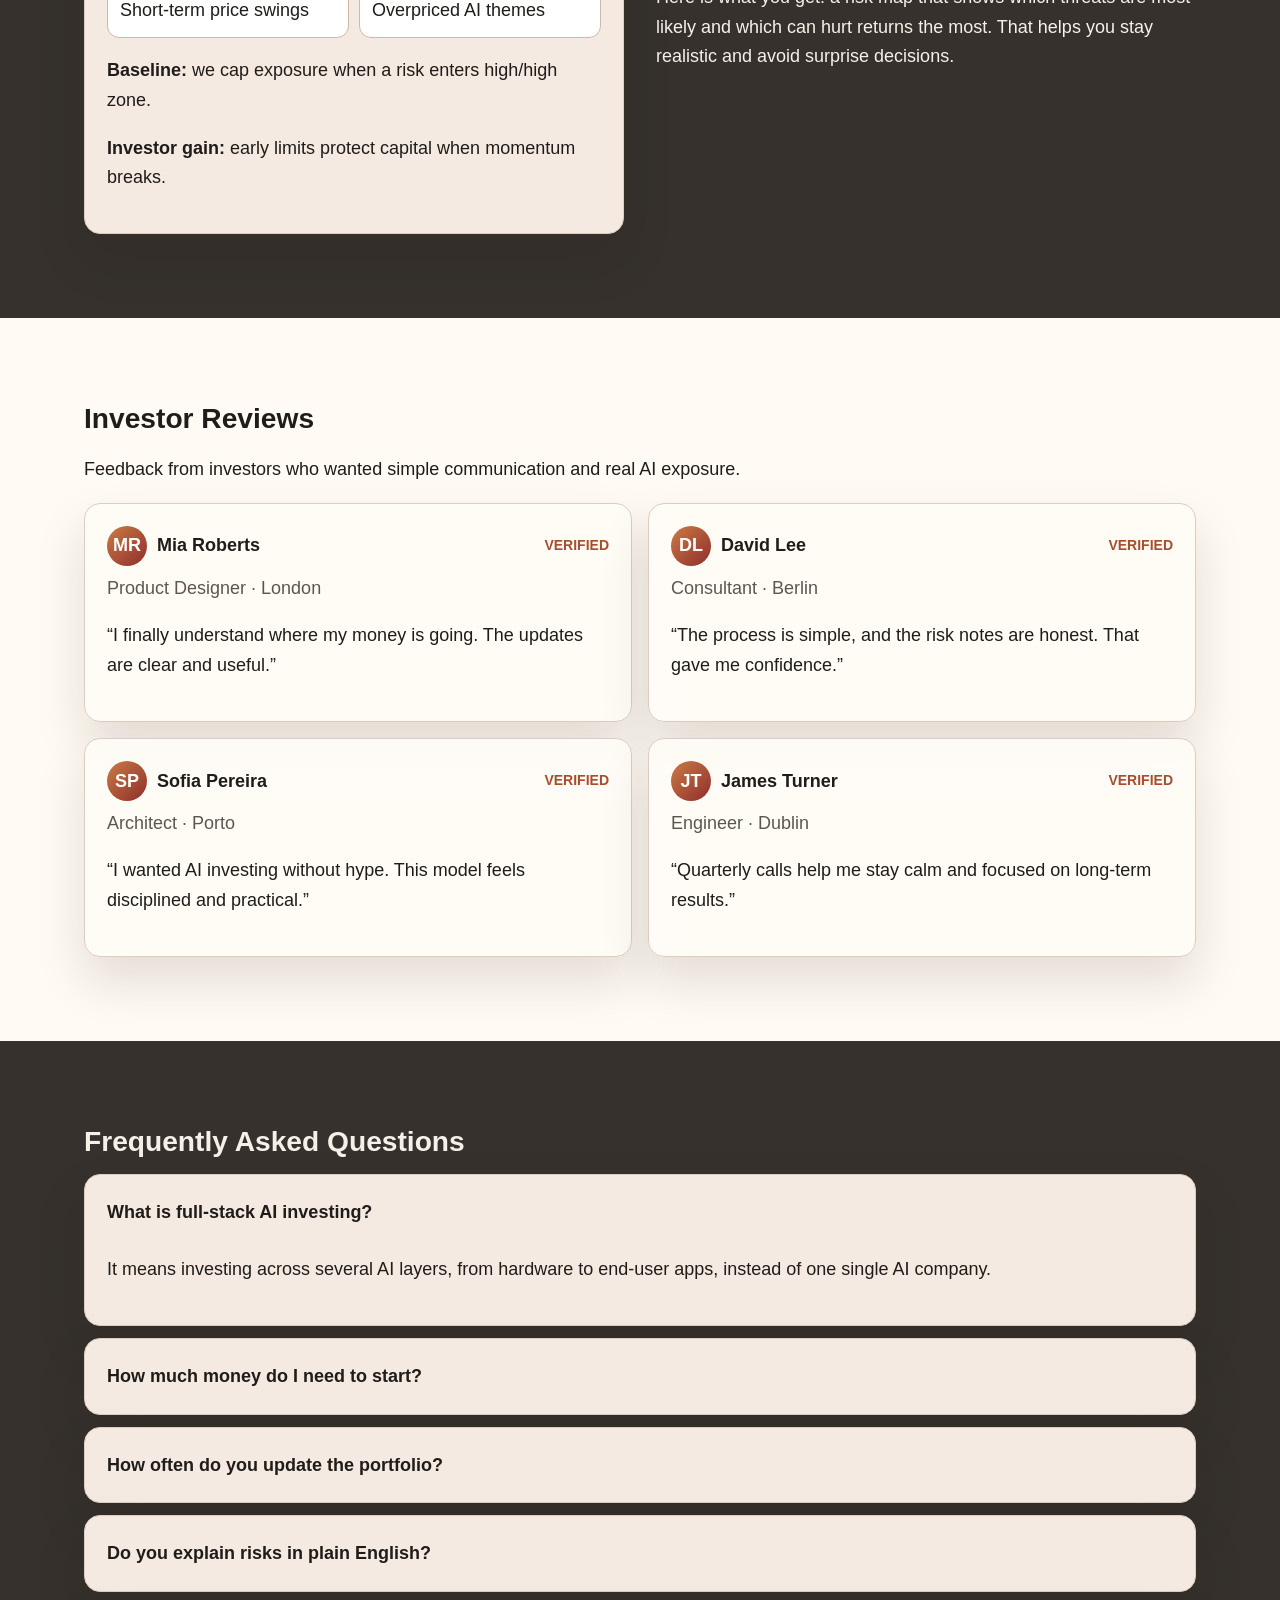
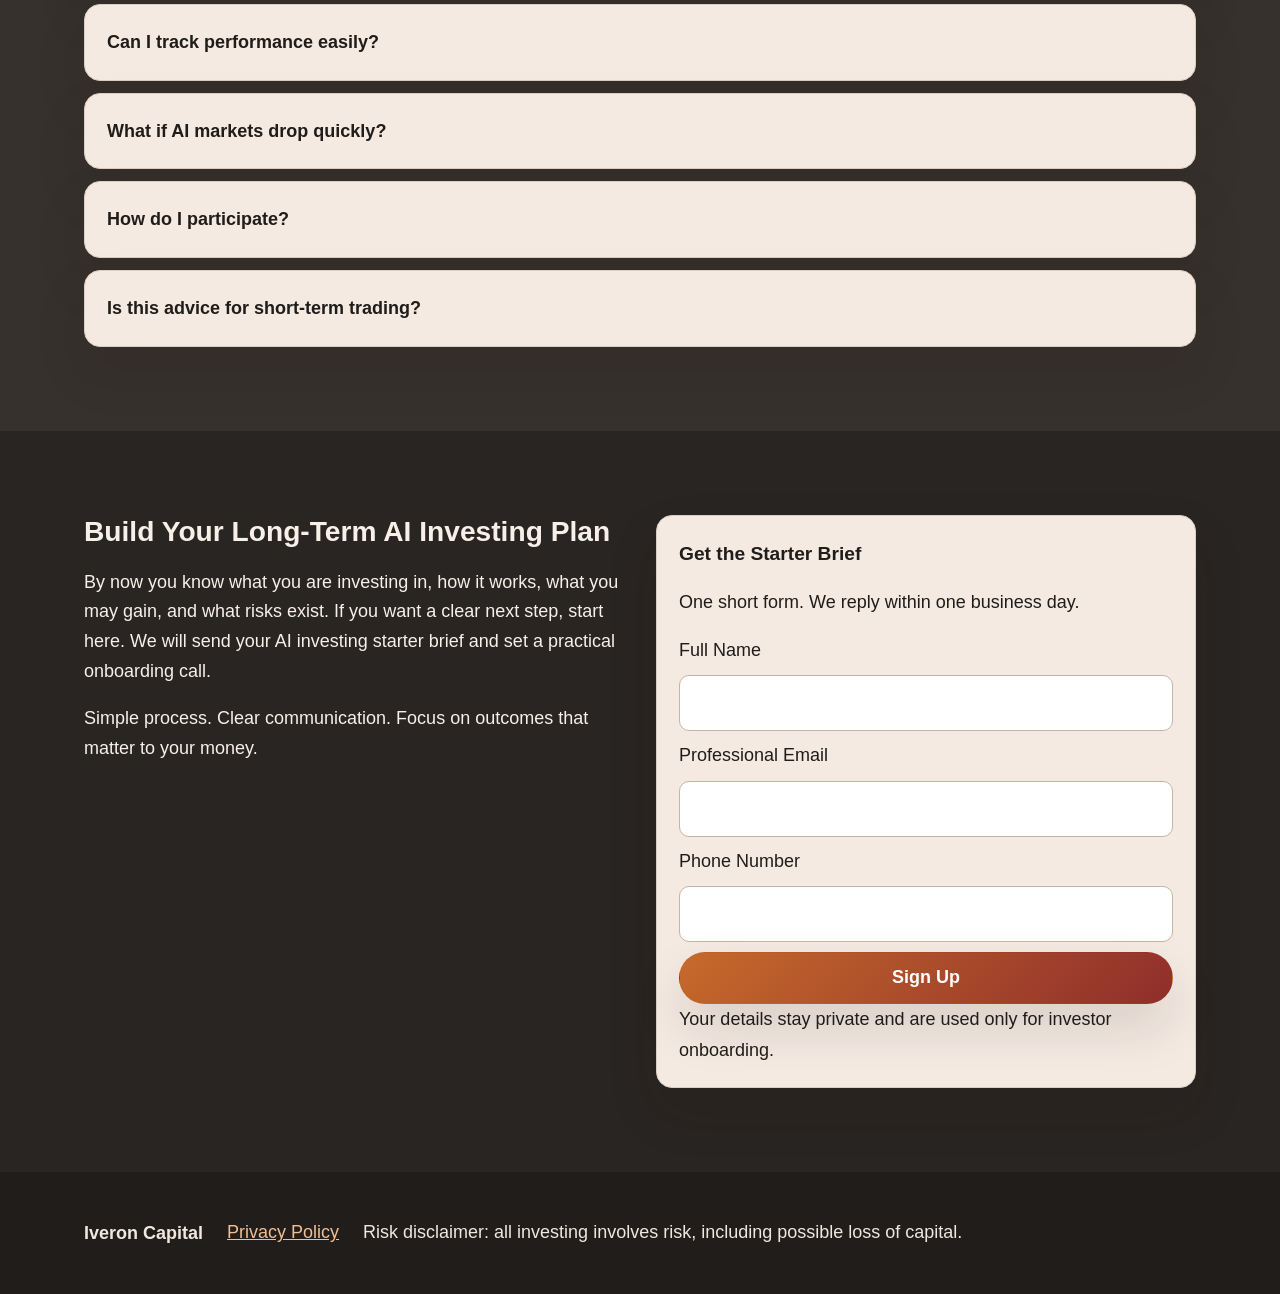
<file: es/index.html>
<!doctype html>
<html lang="en">
<head>
  <meta charset="UTF-8">
  <meta name="viewport" content="width=device-width, initial-scale=1.0">
  <title>Iveron Capital ES | Full-Stack AI Investing for Long-Term Investors</title>
  <meta name="description" content="Iveron Capital Español page presents full-stack AI investing with clear process, simple risk controls, and transparent investor updates.">
  <link rel="canonical" href="https://iveroncapital.com/es/index.html">
  <meta property="og:title" content="Iveron Capital | Full-Stack AI Investing">
  <meta property="og:description" content="Learn how full-stack AI investing works, what you get, and how we reduce risk for long-term investors.">
  <meta property="og:type" content="website">
  <meta property="og:url" content="https://iveroncapital.com/es/index.html">
  <meta property="og:image" content="https://iveroncapital.com/assets/img/og-cover.jpg">
  <meta name="twitter:card" content="summary_large_image">
  <meta name="twitter:title" content="Iveron Capital | Full-Stack AI Investing">
  <meta name="twitter:description" content="A premium, clear path to full-stack AI investing on the Español page.">
  <link rel="alternate" hreflang="en" href="https://iveroncapital.com/index.html">
  <link rel="alternate" hreflang="de" href="https://iveroncapital.com/de/index.html">
  <link rel="alternate" hreflang="fr" href="https://iveroncapital.com/fr/index.html">
  <link rel="alternate" hreflang="es" href="https://iveroncapital.com/es/index.html">
  <link rel="alternate" hreflang="it" href="https://iveroncapital.com/it/index.html">
  <link rel="alternate" hreflang="tr" href="https://iveroncapital.com/tr/index.html">
  <link rel="alternate" hreflang="pt" href="https://iveroncapital.com/pt/index.html">
  <link rel="alternate" hreflang="ja" href="https://iveroncapital.com/jp/index.html">
  <link rel="alternate" hreflang="sk" href="https://iveroncapital.com/sk/index.html">
  <link rel="alternate" hreflang="nl-BE" href="https://iveroncapital.com/be/index.html">
  <link rel="alternate" hreflang="x-default" href="https://iveroncapital.com/index.html">
  <link rel="stylesheet" href="../assets/style.css">
</head>
<body data-lang="Español" data-root="..">
  <div class="bg-layer" aria-hidden="true">
    <span class="glow glow-one"></span>
    <span class="glow glow-two"></span>
    <span class="mesh"></span>
  </div>

  <header class="site-header">
    <div class="container header-inner">
      <a class="brand" href="../index.html" aria-label="Iveron Capital home">Iveron Capital</a>
      <nav class="main-nav" aria-label="Primary navigation">
        <a href="#market">Why AI Now</a>
        <a href="#model">Model</a>
        <a href="#process">Process</a>
        <a href="#risk">Risk</a>
        <a href="#faq">FAQ</a>
      </nav>
      <div class="header-actions">
        <div class="lang-dropdown" data-dropdown>
          <button class="pill" type="button" aria-haspopup="true" aria-expanded="false" aria-label="Choose language">Español</button>
          <div class="dropdown-menu" role="menu">
            <a href="../index.html" role="menuitem"><svg class="flag-svg" viewBox="0 0 24 16" aria-hidden="true"><rect width="24" height="16" fill="#1f3f95"/><path d="M0 0L24 16M24 0L0 16" stroke="#fff" stroke-width="3"/><path d="M0 0L24 16M24 0L0 16" stroke="#c8102e" stroke-width="1.5"/><path d="M12 0v16M0 8h24" stroke="#fff" stroke-width="4"/><path d="M12 0v16M0 8h24" stroke="#c8102e" stroke-width="2"/></svg>English</a>
            <a href="../de/index.html" role="menuitem"><svg class="flag-svg" viewBox="0 0 24 16" aria-hidden="true"><rect width="24" height="16" fill="#ffce00"/><rect width="24" height="10.6" fill="#dd0000"/><rect width="24" height="5.3" fill="#000"/></svg>Deutsch</a>
            <a href="../fr/index.html" role="menuitem"><svg class="flag-svg" viewBox="0 0 24 16" aria-hidden="true"><rect width="8" height="16" fill="#0055a4"/><rect x="8" width="8" height="16" fill="#fff"/><rect x="16" width="8" height="16" fill="#ef4135"/></svg>Français</a>
            <a href="../es/index.html" role="menuitem"><svg class="flag-svg" viewBox="0 0 24 16" aria-hidden="true"><rect width="24" height="16" fill="#aa151b"/><rect y="4" width="24" height="8" fill="#f1bf00"/></svg>Español</a>
            <a href="../it/index.html" role="menuitem"><svg class="flag-svg" viewBox="0 0 24 16" aria-hidden="true"><rect width="8" height="16" fill="#009246"/><rect x="8" width="8" height="16" fill="#fff"/><rect x="16" width="8" height="16" fill="#ce2b37"/></svg>Italiano</a>
            <a href="../tr/index.html" role="menuitem"><svg class="flag-svg" viewBox="0 0 24 16" aria-hidden="true"><rect width="24" height="16" fill="#e30a17"/><circle cx="10" cy="8" r="4" fill="#fff"/><circle cx="11" cy="8" r="3.2" fill="#e30a17"/><circle cx="15.5" cy="8" r="1.1" fill="#fff"/></svg>Türkçe</a>
            <a href="../pt/index.html" role="menuitem"><svg class="flag-svg" viewBox="0 0 24 16" aria-hidden="true"><rect width="10" height="16" fill="#006847"/><rect x="10" width="14" height="16" fill="#da291c"/><circle cx="10" cy="8" r="2.2" fill="#ffcd00"/></svg>Português</a>
            <a href="../jp/index.html" role="menuitem"><svg class="flag-svg" viewBox="0 0 24 16" aria-hidden="true"><rect width="24" height="16" fill="#fff"/><circle cx="12" cy="8" r="4" fill="#bc002d"/></svg>日本語</a>
            <a href="../sk/index.html" role="menuitem"><svg class="flag-svg" viewBox="0 0 24 16" aria-hidden="true"><rect width="24" height="16" fill="#ee1c25"/><rect width="24" height="10.6" fill="#0b4ea2"/><rect width="24" height="5.3" fill="#fff"/></svg>Slovenčina</a>
            <a href="../be/index.html" role="menuitem"><svg class="flag-svg" viewBox="0 0 24 16" aria-hidden="true"><rect width="8" height="16" fill="#000"/><rect x="8" width="8" height="16" fill="#ffd90c"/><rect x="16" width="8" height="16" fill="#ef3340"/></svg>Belgium</a>
          </div>
        </div>
        <a class="btn cta" href="#lead-form">Sign Up</a>
      </div>
      <button class="burger" type="button" aria-label="Open menu" aria-controls="mobile-drawer" aria-expanded="false">☰</button>
    </div>
  </header>

  <aside id="mobile-drawer" class="drawer" aria-hidden="true">
    <div class="drawer-panel" role="dialog" aria-modal="true" aria-label="Mobile menu">
      <button class="drawer-close" type="button" aria-label="Close menu">✕</button>
      <nav class="drawer-nav" aria-label="Mobile navigation">
        <a href="#market">Why AI Now</a>
        <a href="#model">Model</a>
        <a href="#process">Process</a>
        <a href="#risk">Risk</a>
        <a href="#faq">FAQ</a>
      </nav>
      <div class="lang-dropdown" data-dropdown>
        <button class="pill" type="button" aria-haspopup="true" aria-expanded="false" aria-label="Choose language">Español</button>
        <div class="dropdown-menu" role="menu">
          <a href="../index.html" role="menuitem"><svg class="flag-svg" viewBox="0 0 24 16" aria-hidden="true"><rect width="24" height="16" fill="#1f3f95"/><path d="M0 0L24 16M24 0L0 16" stroke="#fff" stroke-width="3"/><path d="M0 0L24 16M24 0L0 16" stroke="#c8102e" stroke-width="1.5"/><path d="M12 0v16M0 8h24" stroke="#fff" stroke-width="4"/><path d="M12 0v16M0 8h24" stroke="#c8102e" stroke-width="2"/></svg>English</a>
          <a href="../de/index.html" role="menuitem"><svg class="flag-svg" viewBox="0 0 24 16" aria-hidden="true"><rect width="24" height="16" fill="#ffce00"/><rect width="24" height="10.6" fill="#dd0000"/><rect width="24" height="5.3" fill="#000"/></svg>Deutsch</a>
          <a href="../fr/index.html" role="menuitem"><svg class="flag-svg" viewBox="0 0 24 16" aria-hidden="true"><rect width="8" height="16" fill="#0055a4"/><rect x="8" width="8" height="16" fill="#fff"/><rect x="16" width="8" height="16" fill="#ef4135"/></svg>Français</a>
          <a href="../es/index.html" role="menuitem"><svg class="flag-svg" viewBox="0 0 24 16" aria-hidden="true"><rect width="24" height="16" fill="#aa151b"/><rect y="4" width="24" height="8" fill="#f1bf00"/></svg>Español</a>
          <a href="../it/index.html" role="menuitem"><svg class="flag-svg" viewBox="0 0 24 16" aria-hidden="true"><rect width="8" height="16" fill="#009246"/><rect x="8" width="8" height="16" fill="#fff"/><rect x="16" width="8" height="16" fill="#ce2b37"/></svg>Italiano</a>
          <a href="../tr/index.html" role="menuitem"><svg class="flag-svg" viewBox="0 0 24 16" aria-hidden="true"><rect width="24" height="16" fill="#e30a17"/><circle cx="10" cy="8" r="4" fill="#fff"/><circle cx="11" cy="8" r="3.2" fill="#e30a17"/><circle cx="15.5" cy="8" r="1.1" fill="#fff"/></svg>Türkçe</a>
          <a href="../pt/index.html" role="menuitem"><svg class="flag-svg" viewBox="0 0 24 16" aria-hidden="true"><rect width="10" height="16" fill="#006847"/><rect x="10" width="14" height="16" fill="#da291c"/><circle cx="10" cy="8" r="2.2" fill="#ffcd00"/></svg>Português</a>
          <a href="../jp/index.html" role="menuitem"><svg class="flag-svg" viewBox="0 0 24 16" aria-hidden="true"><rect width="24" height="16" fill="#fff"/><circle cx="12" cy="8" r="4" fill="#bc002d"/></svg>日本語</a>
          <a href="../sk/index.html" role="menuitem"><svg class="flag-svg" viewBox="0 0 24 16" aria-hidden="true"><rect width="24" height="16" fill="#ee1c25"/><rect width="24" height="10.6" fill="#0b4ea2"/><rect width="24" height="5.3" fill="#fff"/></svg>Slovenčina</a>
          <a href="../be/index.html" role="menuitem"><svg class="flag-svg" viewBox="0 0 24 16" aria-hidden="true"><rect width="8" height="16" fill="#000"/><rect x="8" width="8" height="16" fill="#ffd90c"/><rect x="16" width="8" height="16" fill="#ef3340"/></svg>Belgium</a>
        </div>
      </div>
      <a class="btn cta" href="#lead-form">Sign Up</a>
    </div>
  </aside>

  <main>
    <section class="hero section-dark">
      <div class="container split">
        <div>
          <p class="eyebrow">Full-Stack Artificial Intelligence Investments</p>
          <h1>Full-Stack AI Investing for Investors Who Want Clarity</h1>
          <p>AI investing is moving from hype to real business value. We help you access that shift in a simple way. You invest through one strategy that covers AI chips, cloud tools, data services, and applied AI products. This gives you broader AI exposure instead of one narrow bet. You get clear monthly updates, simple risk notes, and a disciplined process you can follow. If you are looking for full-stack AI investing with practical guidance, this is built for you.</p>
          <ul class="hero-points">
            <li>Clear portfolio map from infrastructure to AI applications</li>
            <li>Monthly performance and risk review in plain English</li>
            <li>Practical support from onboarding to portfolio tracking</li>
          </ul>
        </div>
        <div class="glass-panel" id="lead-form">
          <h2>Start with a Clear AI Investing Plan</h2>
          <p>Share your details to receive the starter brief and first call options.</p>
          <form>
            <label for="name-hero">Full Name</label>
            <input id="name-hero" type="text" name="full_name" required>
            <label for="email-hero">Professional Email</label>
            <input id="email-hero" type="email" name="email" required>
            <label for="phone-hero">Phone Number</label>
            <input id="phone-hero" type="tel" name="phone" required>
            <button class="btn cta" type="submit">Sign Up</button>
          </form>
          <small>We only use your data to contact you about this AI investing program.</small>
        </div>
      </div>
    </section>

    <section class="kpi-strip">
      <div class="container kpi-grid">
        <article><h2>4-layer AI coverage</h2><p>Chips, cloud, model tools, and AI products in one strategy.</p></article>
        <article><h2>Monthly updates</h2><p>Simple report with wins, misses, and next actions.</p></article>
        <article><h2>72-hour onboarding</h2><p>Fast setup with guided steps and no complex paperwork flow.</p></article>
        <article><h2>Quarterly review calls</h2><p>Direct session focused on performance, risk, and next moves.</p></article>
      </div>
    </section>

    <section id="market" class="section-light">
      <div class="container split reverse">
        <div>
          <h2>Why AI Investing Matters Right Now</h2>
          <p>AI tools now help companies lower costs and deliver faster service. That is why demand is growing across healthcare, finance, logistics, and retail. For investors, this means AI investing is no longer only about future ideas. It is also about current revenue growth from real products.</p>
          <p>Here is what you get: exposure to the core systems that power AI and the businesses that apply AI every day. This can create a stronger long-term return path than betting on one headline stock. What could go wrong? Valuations can run too high. We reduce that risk by using entry ranges and staged buying.</p>
        </div>
        <div class="visual-card stack-chart">
          <h3>AI Revenue Mix by Layer</h3>
          <div class="stack"><span style="width:28%">Chips 28%</span><span style="width:24%">Cloud 24%</span><span style="width:21%">Data 21%</span><span style="width:27%">Apps 27%</span></div>
          <p><strong>Baseline:</strong> single-layer portfolios often sit below 35% diversified AI exposure.</p>
          <p><strong>Investor gain:</strong> wider coverage can smooth shocks when one layer slows down.</p>
        </div>
      </div>
    </section>

    <section id="model" class="section-soft-dark">
      <div class="container split">
        <div class="visual-card architecture">
          <h3>How the Model Works</h3>
          <ol>
            <li><strong>Step 1:</strong> Scan 120+ AI-linked companies each month.</li>
            <li><strong>Step 2:</strong> Filter by revenue quality, product adoption, and balance sheet strength.</li>
            <li><strong>Step 3:</strong> Build a balanced basket across 4 AI layers.</li>
            <li><strong>Step 4:</strong> Rebalance quarterly with clear reasons.</li>
            <li><strong>Step 5:</strong> Share actions and lessons in a plain report.</li>
          </ol>
          <p>What it means: you see a repeatable process, not random moves.</p>
          <p>Investor gain: disciplined actions help reduce emotional decisions.</p>
        </div>
        <div>
          <h2>Our Full-Stack AI Investing Model</h2>
          <p>This strategy is designed for long-term investors who want real AI exposure but also want control. We focus on businesses with understandable products, visible demand, and healthy finances. We do not chase every trend. We choose what can hold value over time.</p>
          <p>Risk note: some AI firms can grow fast and then slow fast. We manage this by limiting position size and by setting review triggers before we invest.</p>
        </div>
      </div>
    </section>

    <section id="process" class="section-light">
      <div class="container">
        <h2>Process Timeline From Sign Up to Ongoing Tracking</h2>
        <p>Here’s how you can participate, in clear steps. Each phase includes a tangible output so you know what happens next.</p>
        <div class="timeline">
          <article><h3>Day 1</h3><p>Discovery call and suitability check. You receive a clear scope note.</p><span>Deliverable: investor profile</span></article>
          <article><h3>Day 3</h3><p>Portfolio blueprint with target AI layer weights and cash reserve range.</p><span>Deliverable: weight plan</span></article>
          <article><h3>Day 7</h3><p>Execution window with staged entry levels to reduce timing pressure.</p><span>Deliverable: trade schedule</span></article>
          <article><h3>Month 1+</h3><p>Monthly reporting and quarterly calls with action updates.</p><span>Deliverable: progress dashboard</span></article>
        </div>
        <p>Investor implication: clear milestones lower uncertainty and help you stay consistent.</p>
      </div>
    </section>

    <section class="section-dark metrics">
      <div class="container split reverse">
        <div>
          <h2>Metrics That Show What You Get</h2>
          <p>We track outcome metrics that matter to your money, not vanity metrics. You can compare our target range against broad market AI baskets. This helps you see if the strategy is adding practical value over time.</p>
          <p>Risk note: past results never guarantee future returns. We use ranges, not promises, and we show when results are below target.</p>
        </div>
        <div class="visual-card compare-bars">
          <h3>Target vs Broad AI Basket</h3>
          <div class="bar-row"><label>12M Growth</label><div><span class="us" style="width:68%">14.8%</span><span class="base" style="width:52%">10.9%</span></div></div>
          <div class="bar-row"><label>Volatility</label><div><span class="us" style="width:39%">11.2%</span><span class="base" style="width:51%">14.5%</span></div></div>
          <div class="bar-row"><label>Cash Yield</label><div><span class="us" style="width:31%">3.1%</span><span class="base" style="width:16%">1.4%</span></div></div>
          <p><strong>Baseline:</strong> broad basket values shown in gray bars.</p>
          <p><strong>Investor gain:</strong> aim for stronger growth with controlled swings.</p>
        </div>
      </div>
    </section>

    <section class="section-light insights">
      <div class="container split">
        <div class="visual-card rings">
          <h3>Current Opportunity Signals</h3>
          <div class="ring-grid">
            <div><span class="ring" style="--val:82">82%</span><p>Enterprise AI budgets expanding</p></div>
            <div><span class="ring" style="--val:74">74%</span><p>Model tool demand staying strong</p></div>
            <div><span class="ring" style="--val:67">67%</span><p>AI app renewals above baseline</p></div>
          </div>
          <p><strong>Baseline:</strong> 60% is our neutral confidence threshold.</p>
          <p><strong>Investor gain:</strong> signals guide where new capital is deployed first.</p>
        </div>
        <div>
          <h2>Insights From Real AI Business Activity</h2>
          <p>Our research focuses on usage data, renewal behavior, and customer expansion. This gives a clearer view than headline news alone. In full-stack AI investing, timing matters, but so does quality. We watch demand durability before increasing exposure.</p>
          <p>What could go wrong? AI spending may pause during economic stress. We reduce this by keeping cash reserves and by diversifying across sectors that adopt AI at different speeds.</p>
        </div>
      </div>
    </section>

    <section id="risk" class="section-soft-dark">
      <div class="container split reverse">
        <div>
          <h2>What Could Go Wrong and How We Reduce Risk</h2>
          <p>Every investment has risk. AI investing can face valuation spikes, regulation shifts, and product competition. We explain each risk in plain terms and tie it to a clear control action.</p>
          <p>Here is what you get: a risk map that shows which threats are most likely and which can hurt returns the most. That helps you stay realistic and avoid surprise decisions.</p>
        </div>
        <div class="visual-card risk-matrix">
          <h3>Risk Matrix (Likelihood × Impact)</h3>
          <div class="matrix-grid">
            <span>Low impact / Low chance<br>Data center delay</span>
            <span>High impact / Low chance<br>Major regulation shock</span>
            <span>Low impact / High chance<br>Short-term price swings</span>
            <span>High impact / High chance<br>Overpriced AI themes</span>
          </div>
          <p><strong>Baseline:</strong> we cap exposure when a risk enters high/high zone.</p>
          <p><strong>Investor gain:</strong> early limits protect capital when momentum breaks.</p>
        </div>
      </div>
    </section>

    <section class="section-light reviews">
      <div class="container">
        <h2>Investor Reviews</h2>
        <p>Feedback from investors who wanted simple communication and real AI exposure.</p>
        <div class="review-grid">
          <article class="review-card"><div class="review-head"><span class="avatar">MR</span><strong>Mia Roberts</strong><em>VERIFIED</em></div><p class="meta">Product Designer · London</p><p>“I finally understand where my money is going. The updates are clear and useful.”</p></article>
          <article class="review-card"><div class="review-head"><span class="avatar">DL</span><strong>David Lee</strong><em>VERIFIED</em></div><p class="meta">Consultant · Berlin</p><p>“The process is simple, and the risk notes are honest. That gave me confidence.”</p></article>
          <article class="review-card"><div class="review-head"><span class="avatar">SP</span><strong>Sofia Pereira</strong><em>VERIFIED</em></div><p class="meta">Architect · Porto</p><p>“I wanted AI investing without hype. This model feels disciplined and practical.”</p></article>
          <article class="review-card"><div class="review-head"><span class="avatar">JT</span><strong>James Turner</strong><em>VERIFIED</em></div><p class="meta">Engineer · Dublin</p><p>“Quarterly calls help me stay calm and focused on long-term results.”</p></article>
        </div>
      </div>
    </section>

    <section id="faq" class="section-soft-dark faq">
      <div class="container">
        <h2>Frequently Asked Questions</h2>
        <div class="faq-list">
          <article class="faq-item"><button aria-expanded="true">What is full-stack AI investing?</button><div class="faq-content open"><p>It means investing across several AI layers, from hardware to end-user apps, instead of one single AI company.</p></div></article>
          <article class="faq-item"><button aria-expanded="false">How much money do I need to start?</button><div class="faq-content"><p>You can start with a level that matches your plan. We define position sizes so one move does not control your full portfolio.</p></div></article>
          <article class="faq-item"><button aria-expanded="false">How often do you update the portfolio?</button><div class="faq-content"><p>We review monthly and rebalance quarterly, or sooner if a major risk event changes the outlook.</p></div></article>
          <article class="faq-item"><button aria-expanded="false">Do you explain risks in plain English?</button><div class="faq-content"><p>Yes. Each report includes what happened, why it matters, and what action we take next.</p></div></article>
          <article class="faq-item"><button aria-expanded="false">Can I track performance easily?</button><div class="faq-content"><p>Yes. You receive a simple view of growth, volatility, cash position, and key changes.</p></div></article>
          <article class="faq-item"><button aria-expanded="false">What if AI markets drop quickly?</button><div class="faq-content"><p>We use staged entries, exposure caps, and cash reserves to reduce downside pressure.</p></div></article>
          <article class="faq-item"><button aria-expanded="false">How do I participate?</button><div class="faq-content"><p>Use the Sign Up form. We then schedule a call, review fit, and share your first roadmap.</p></div></article>
          <article class="faq-item"><button aria-expanded="false">Is this advice for short-term trading?</button><div class="faq-content"><p>No. This strategy is built for disciplined long-term investors who want structured AI exposure.</p></div></article>
        </div>
      </div>
    </section>

    <section class="final-cta section-dark">
      <div class="container split">
        <div>
          <h2>Build Your Long-Term AI Investing Plan</h2>
          <p>By now you know what you are investing in, how it works, what you may gain, and what risks exist. If you want a clear next step, start here. We will send your AI investing starter brief and set a practical onboarding call.</p>
          <p>Simple process. Clear communication. Focus on outcomes that matter to your money.</p>
        </div>
        <div class="glass-panel">
          <h3>Get the Starter Brief</h3>
          <p>One short form. We reply within one business day.</p>
          <form>
            <label for="name-final">Full Name</label>
            <input id="name-final" type="text" name="full_name" required>
            <label for="email-final">Professional Email</label>
            <input id="email-final" type="email" name="email" required>
            <label for="phone-final">Phone Number</label>
            <input id="phone-final" type="tel" name="phone" required>
            <button class="btn cta" type="submit">Sign Up</button>
          </form>
          <small>Your details stay private and are used only for investor onboarding.</small>
        </div>
      </div>
    </section>
  </main>

  <footer class="site-footer">
    <div class="container footer-inner">
      <strong>Iveron Capital</strong>
      <button class="privacy-link" type="button">Privacy Policy</button>
      <p>Risk disclaimer: all investing involves risk, including possible loss of capital.</p>
    </div>
  </footer>

  <div class="modal" id="privacy-modal" aria-hidden="true">
    <div class="modal-panel" role="dialog" aria-modal="true" aria-label="Privacy policy">
      <button class="modal-x" type="button" aria-label="Close privacy modal">✕</button>
      <h2>Privacy Policy</h2>
      <div class="policy-content">
        <h3>Introduction</h3><p>This policy explains how Iveron Capital handles your personal data in clear language.</p>
        <h3>Data collection</h3><p>We collect your name, professional email, phone number, and communication history when you contact us.</p>
        <h3>Legal basis</h3><p>We use your data to respond to your request and run onboarding services you ask for.</p>
        <h3>Cookies</h3><p>We use essential cookies for site function and optional analytics cookies to improve user experience.</p>
        <h3>Retention</h3><p>We keep your data only as long as needed for service delivery, records, and legal obligations.</p>
        <h3>Third-party sharing</h3><p>We share data only with trusted service providers needed for hosting, email, and secure records.</p>
        <h3>Security</h3><p>We protect data with access controls, encryption in transit, and regular security review steps.</p>
        <h3>User rights</h3><p>You can request access, correction, deletion, or restriction of processing at any time.</p>
        <h3>International transfers</h3><p>If data moves across borders, we use contract safeguards to keep protections in place.</p>
        <h3>Industry risk disclosure</h3><p>Digital systems can face cyber incidents. We reduce risk but no online system is risk free.</p>
        <h3>Contact</h3><p>For privacy questions, email privacy@iveroncapital.com.</p>
      </div>
      <div class="modal-footer">
        <button class="btn ghost close-modal" type="button">Close</button>
      </div>
    </div>
  </div>

  <script type="application/ld+json">
  {
    "@context": "https://schema.org",
    "@graph": [
      {"@type":"Organization","name":"Iveron Capital","url":"https://iveroncapital.com","logo":"https://iveroncapital.com/assets/img/logo.png"},
      {"@type":"WebSite","name":"Iveron Capital","url":"https://iveroncapital.com"},
      {"@type":"FAQPage","mainEntity":[
        {"@type":"Question","name":"What is full-stack AI investing?","acceptedAnswer":{"@type":"Answer","text":"It is investing across multiple AI layers from chips to applications."}},
        {"@type":"Question","name":"How often do you update?","acceptedAnswer":{"@type":"Answer","text":"Monthly review and quarterly rebalance, with faster action when needed."}}
      ]},
      {"@type":"Review","itemReviewed":{"@type":"Service","name":"Iveron Capital AI Investing"},"reviewRating":{"@type":"Rating","ratingValue":"5"},"author":{"@type":"Person","name":"Mia Roberts"}}
    ]
  }
  </script>
  <script src="../assets/app.js" defer></script>
</body>
</html>
</file>
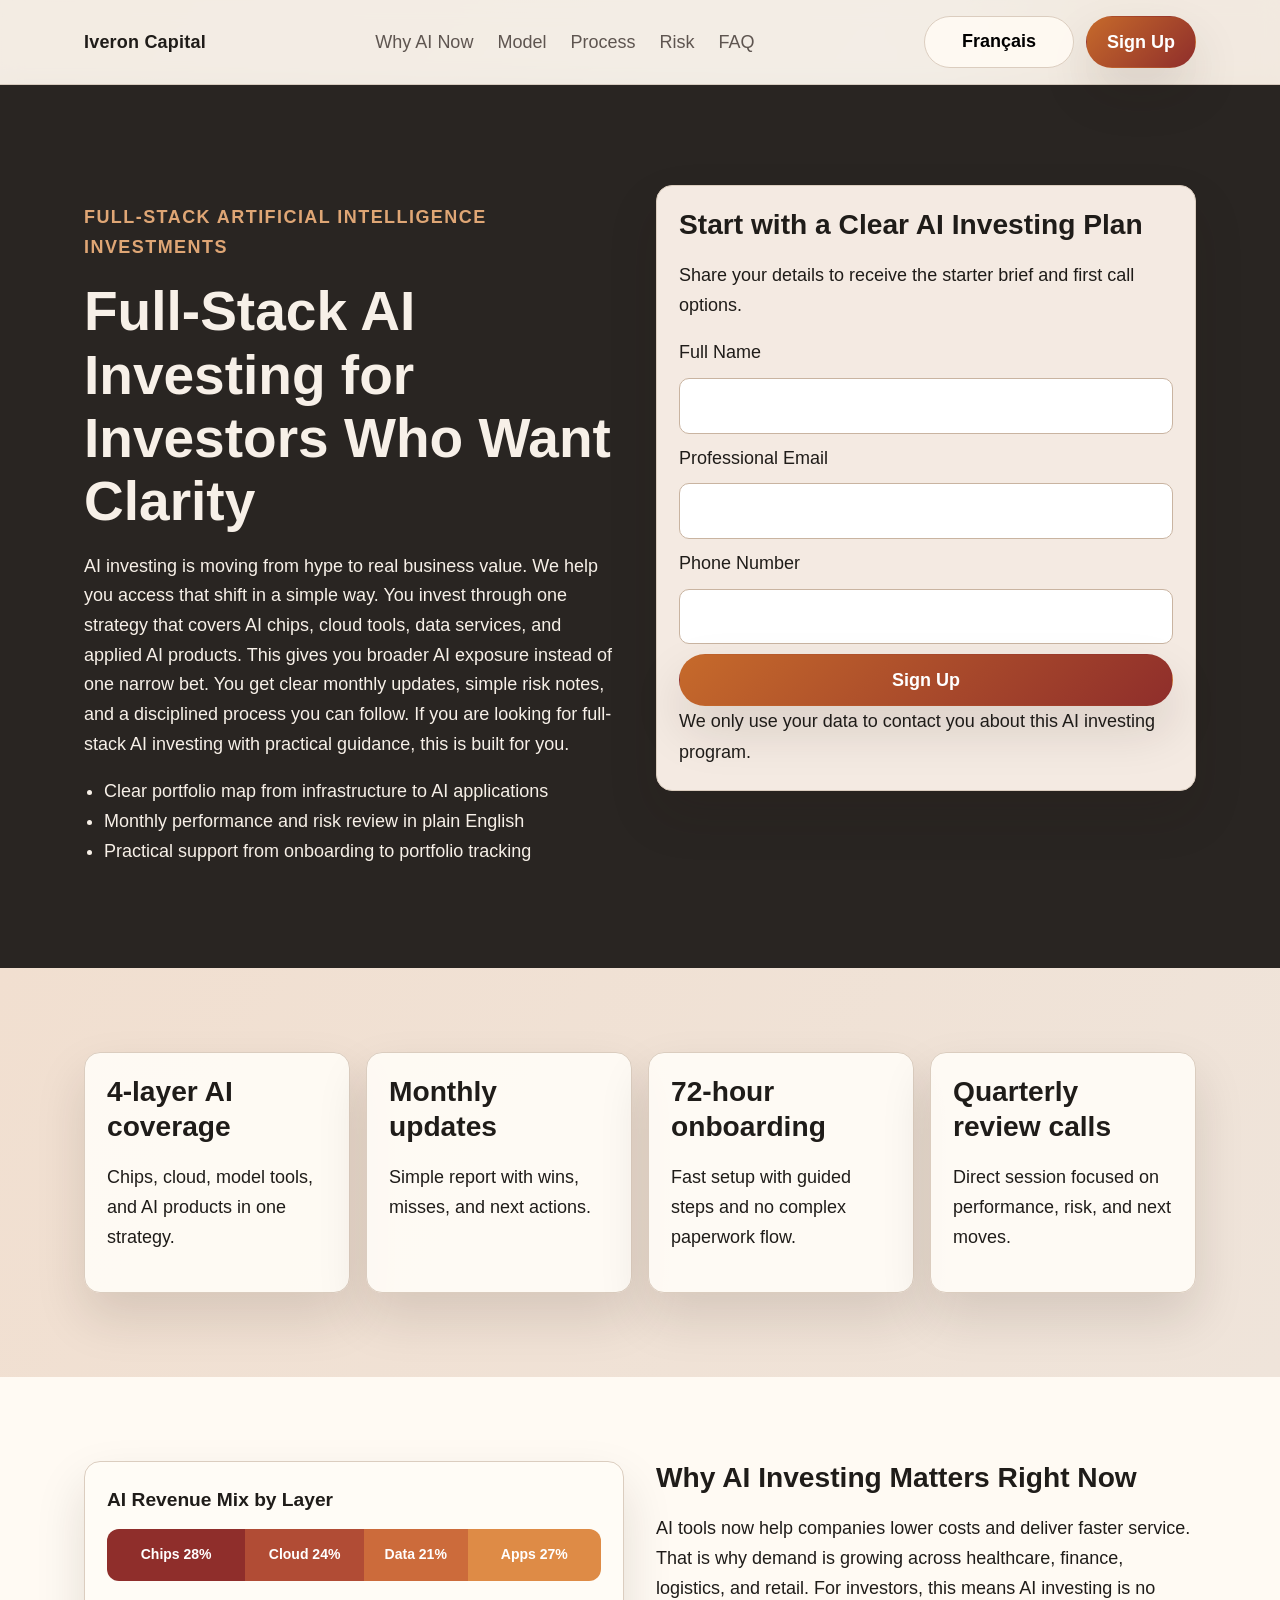
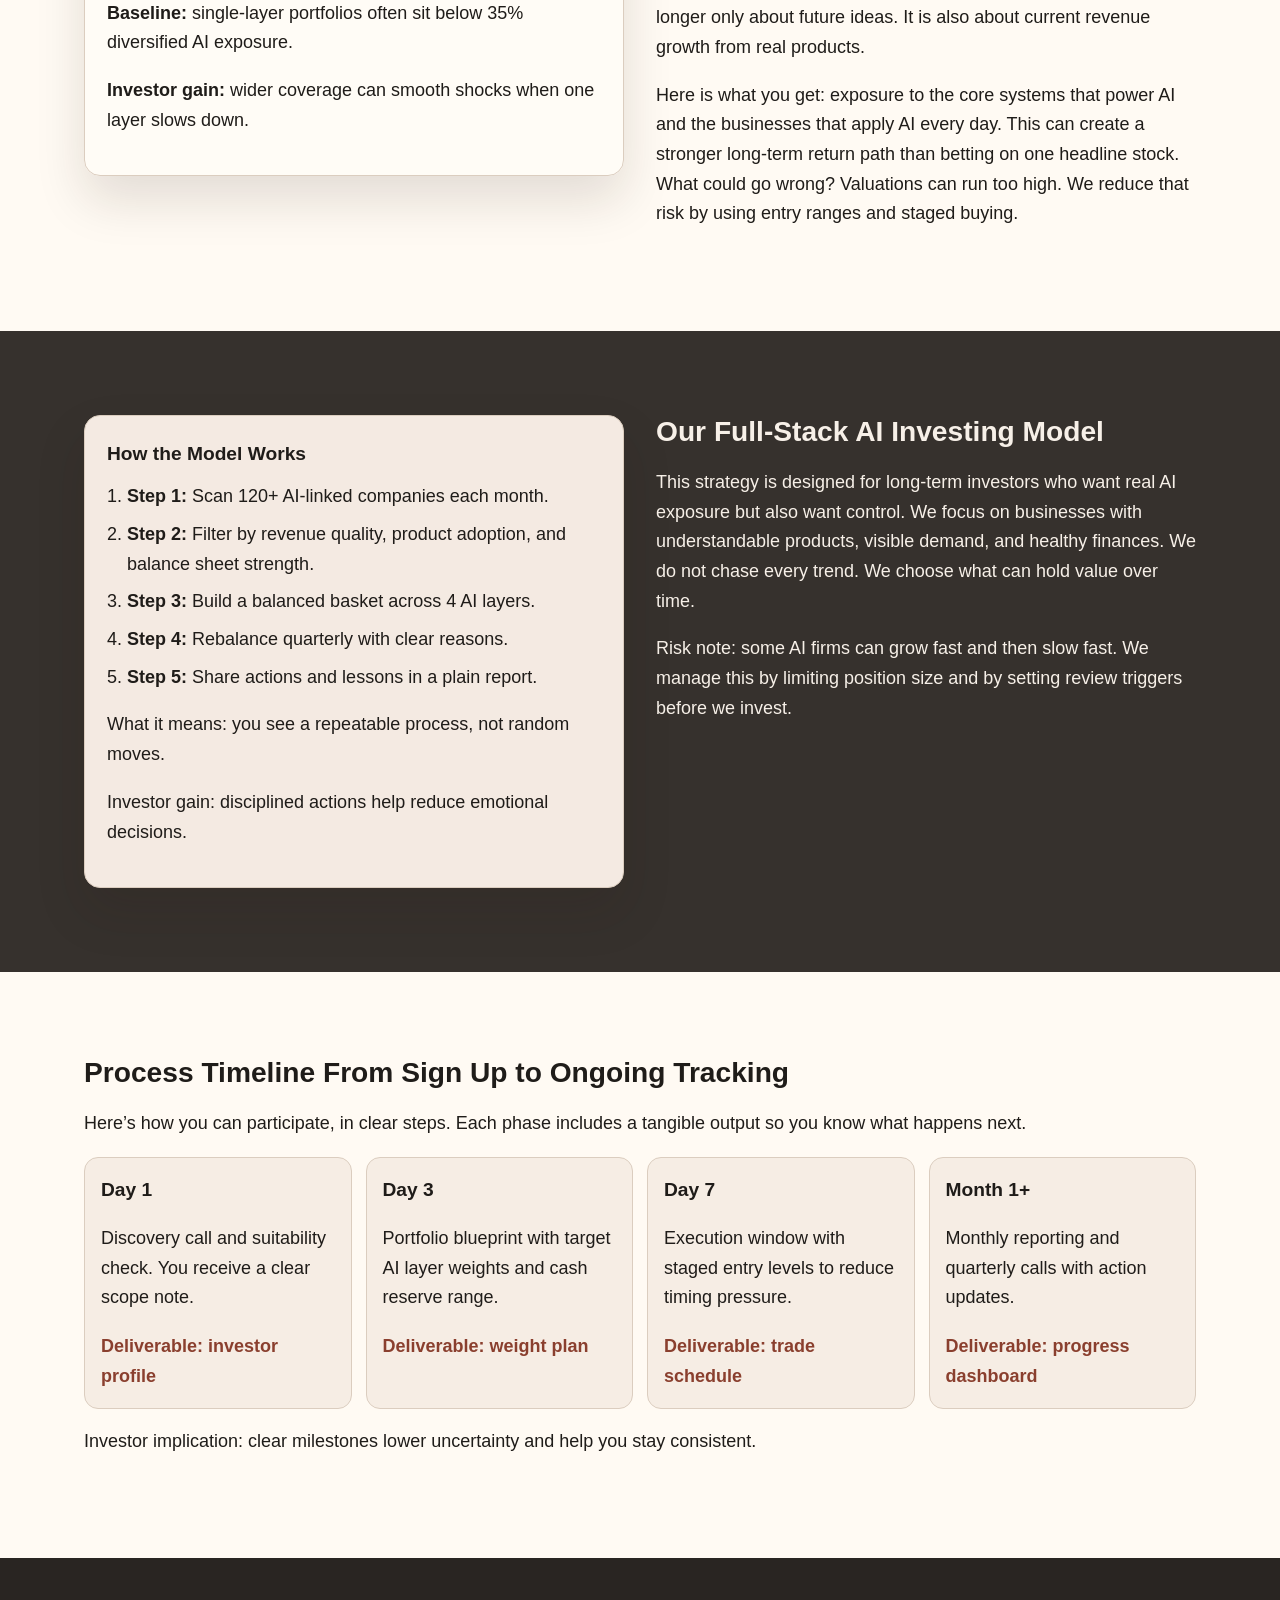
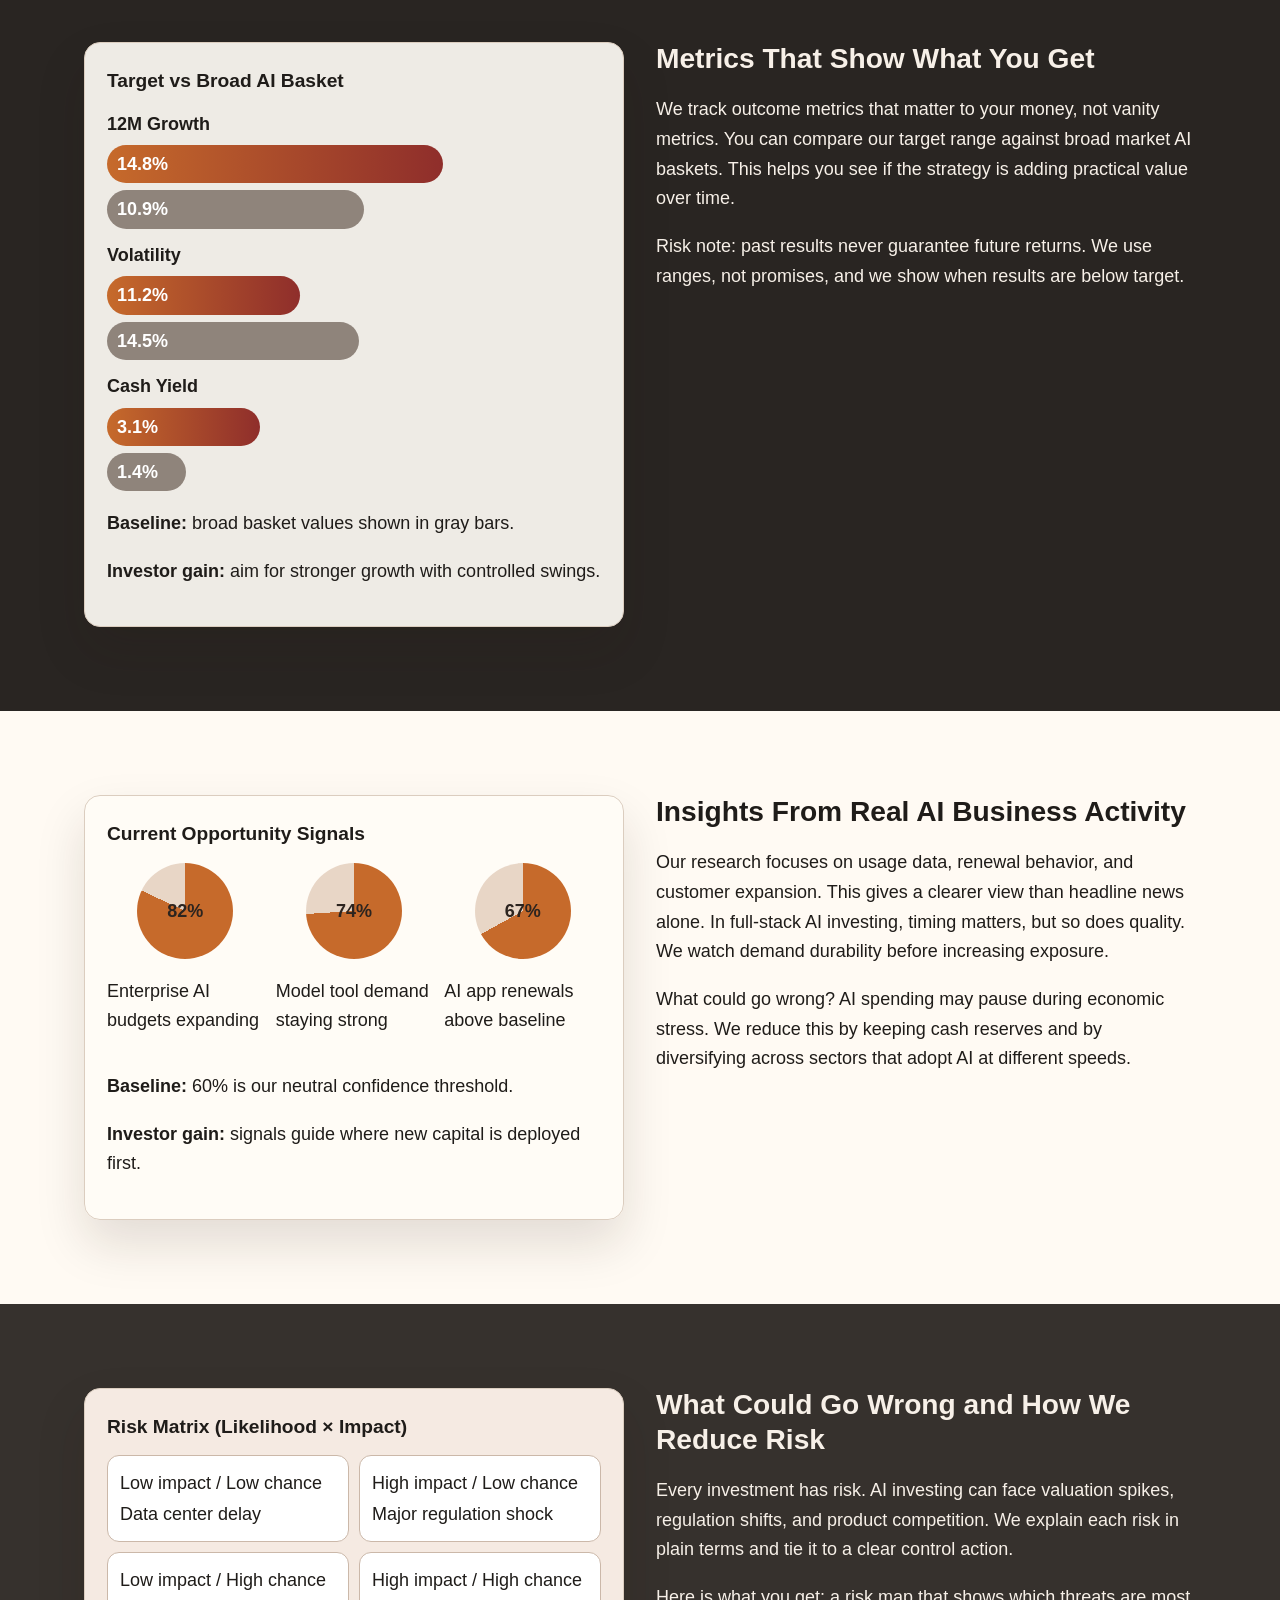
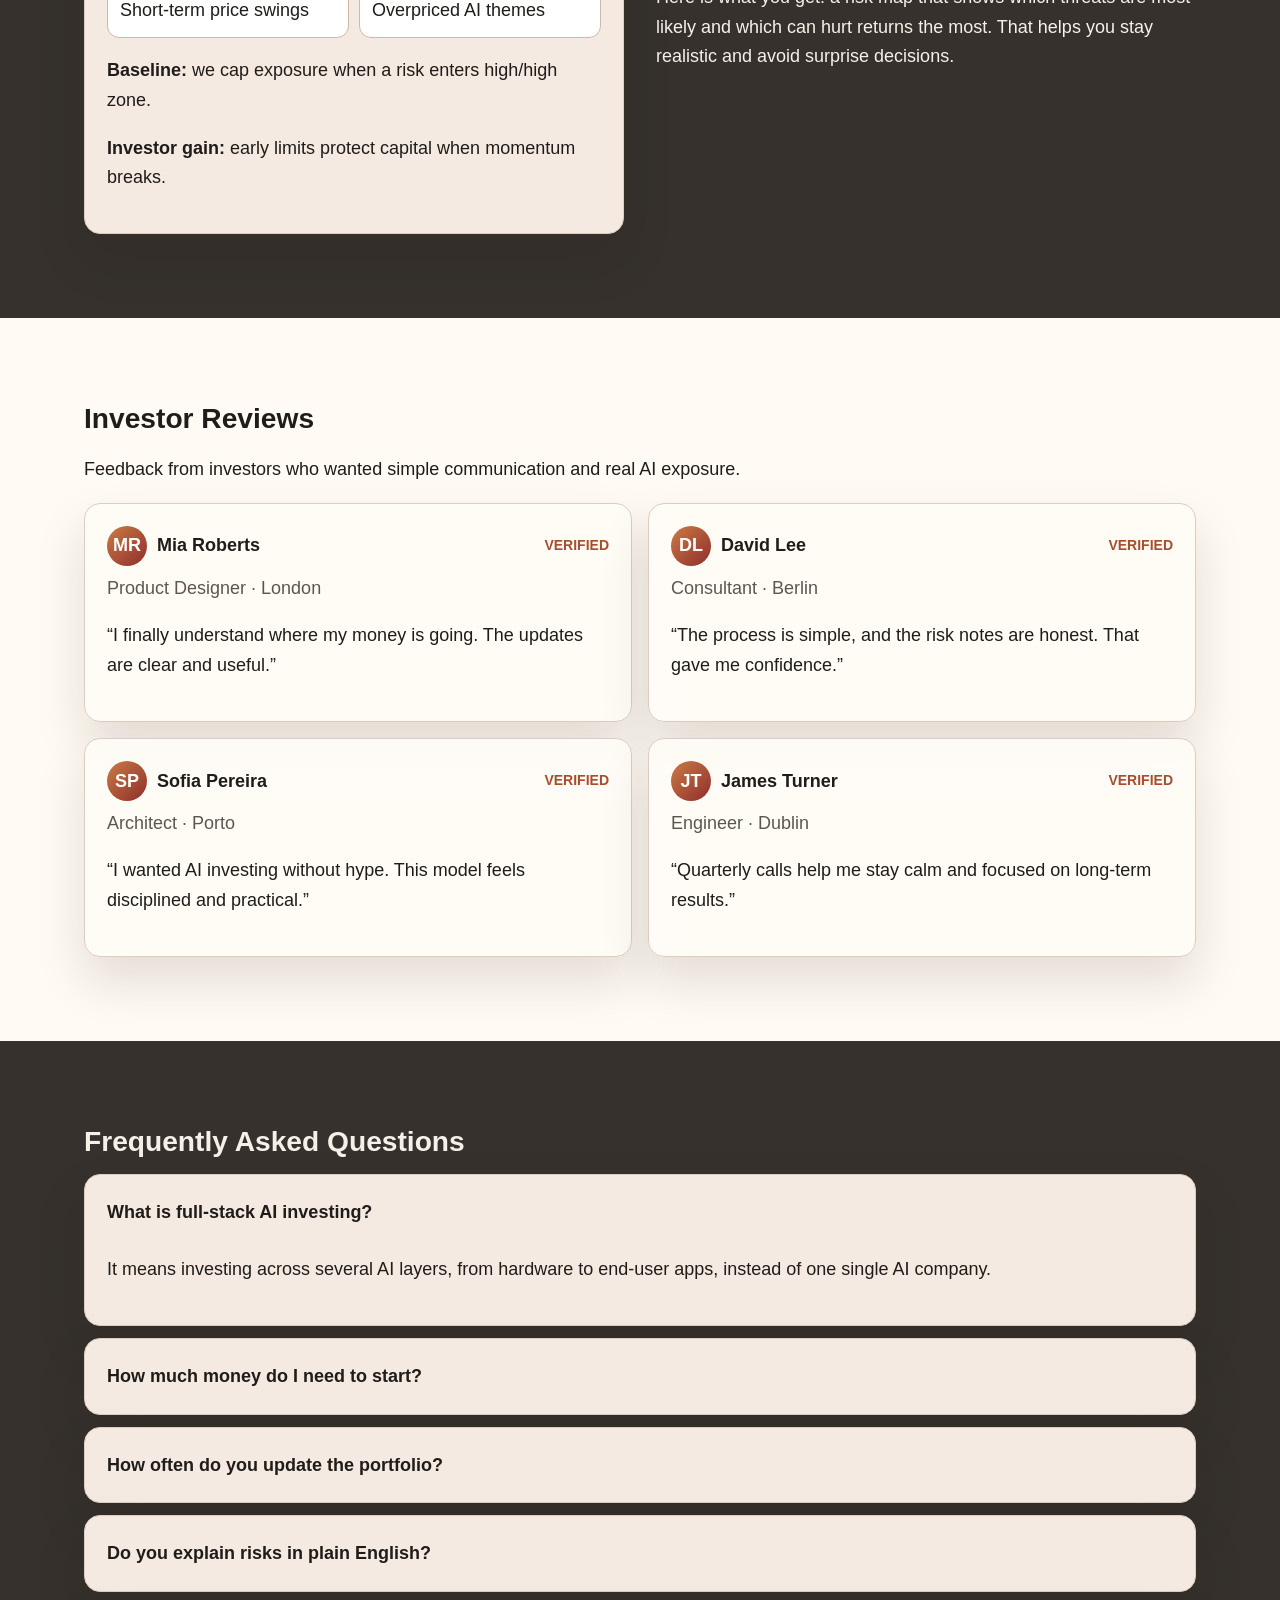
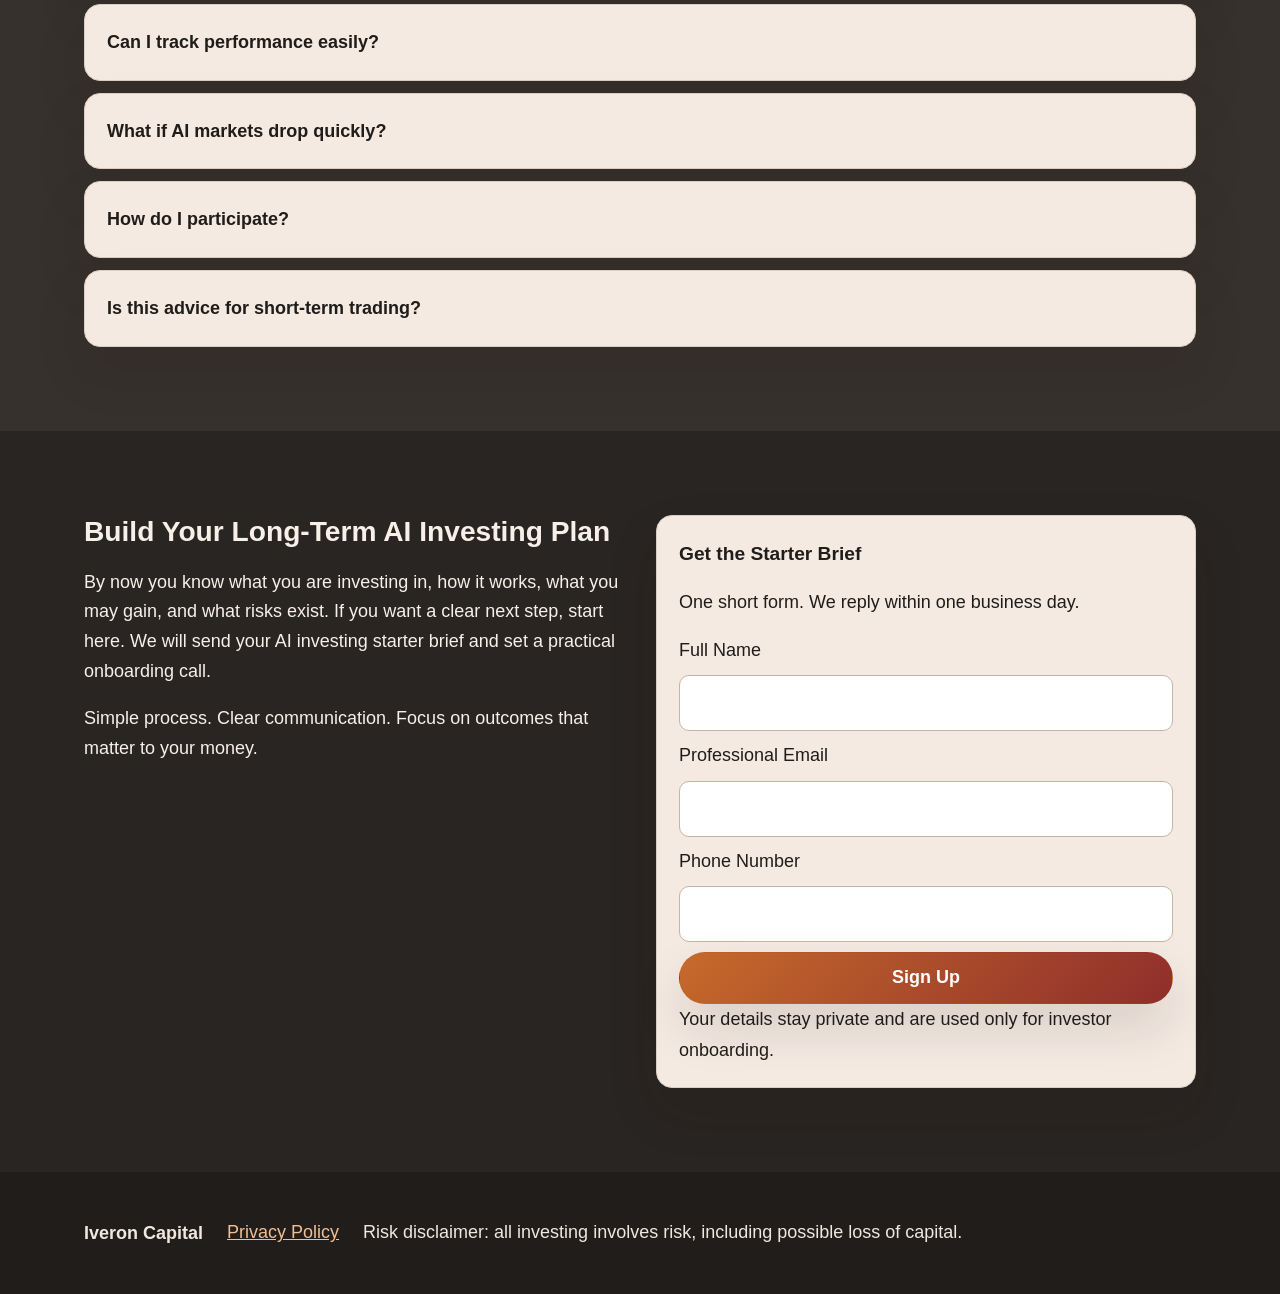
<file: fr/index.html>
<!doctype html>
<html lang="en">
<head>
  <meta charset="UTF-8">
  <meta name="viewport" content="width=device-width, initial-scale=1.0">
  <title>Iveron Capital FR | Full-Stack AI Investing for Long-Term Investors</title>
  <meta name="description" content="Iveron Capital Français page presents full-stack AI investing with clear process, simple risk controls, and transparent investor updates.">
  <link rel="canonical" href="https://iveroncapital.com/fr/index.html">
  <meta property="og:title" content="Iveron Capital | Full-Stack AI Investing">
  <meta property="og:description" content="Learn how full-stack AI investing works, what you get, and how we reduce risk for long-term investors.">
  <meta property="og:type" content="website">
  <meta property="og:url" content="https://iveroncapital.com/fr/index.html">
  <meta property="og:image" content="https://iveroncapital.com/assets/img/og-cover.jpg">
  <meta name="twitter:card" content="summary_large_image">
  <meta name="twitter:title" content="Iveron Capital | Full-Stack AI Investing">
  <meta name="twitter:description" content="A premium, clear path to full-stack AI investing on the Français page.">
  <link rel="alternate" hreflang="en" href="https://iveroncapital.com/index.html">
  <link rel="alternate" hreflang="de" href="https://iveroncapital.com/de/index.html">
  <link rel="alternate" hreflang="fr" href="https://iveroncapital.com/fr/index.html">
  <link rel="alternate" hreflang="es" href="https://iveroncapital.com/es/index.html">
  <link rel="alternate" hreflang="it" href="https://iveroncapital.com/it/index.html">
  <link rel="alternate" hreflang="tr" href="https://iveroncapital.com/tr/index.html">
  <link rel="alternate" hreflang="pt" href="https://iveroncapital.com/pt/index.html">
  <link rel="alternate" hreflang="ja" href="https://iveroncapital.com/jp/index.html">
  <link rel="alternate" hreflang="sk" href="https://iveroncapital.com/sk/index.html">
  <link rel="alternate" hreflang="nl-BE" href="https://iveroncapital.com/be/index.html">
  <link rel="alternate" hreflang="x-default" href="https://iveroncapital.com/index.html">
  <link rel="stylesheet" href="../assets/style.css">
</head>
<body data-lang="Français" data-root="..">
  <div class="bg-layer" aria-hidden="true">
    <span class="glow glow-one"></span>
    <span class="glow glow-two"></span>
    <span class="mesh"></span>
  </div>

  <header class="site-header">
    <div class="container header-inner">
      <a class="brand" href="../index.html" aria-label="Iveron Capital home">Iveron Capital</a>
      <nav class="main-nav" aria-label="Primary navigation">
        <a href="#market">Why AI Now</a>
        <a href="#model">Model</a>
        <a href="#process">Process</a>
        <a href="#risk">Risk</a>
        <a href="#faq">FAQ</a>
      </nav>
      <div class="header-actions">
        <div class="lang-dropdown" data-dropdown>
          <button class="pill" type="button" aria-haspopup="true" aria-expanded="false" aria-label="Choose language">Français</button>
          <div class="dropdown-menu" role="menu">
            <a href="../index.html" role="menuitem"><svg class="flag-svg" viewBox="0 0 24 16" aria-hidden="true"><rect width="24" height="16" fill="#1f3f95"/><path d="M0 0L24 16M24 0L0 16" stroke="#fff" stroke-width="3"/><path d="M0 0L24 16M24 0L0 16" stroke="#c8102e" stroke-width="1.5"/><path d="M12 0v16M0 8h24" stroke="#fff" stroke-width="4"/><path d="M12 0v16M0 8h24" stroke="#c8102e" stroke-width="2"/></svg>English</a>
            <a href="../de/index.html" role="menuitem"><svg class="flag-svg" viewBox="0 0 24 16" aria-hidden="true"><rect width="24" height="16" fill="#ffce00"/><rect width="24" height="10.6" fill="#dd0000"/><rect width="24" height="5.3" fill="#000"/></svg>Deutsch</a>
            <a href="../fr/index.html" role="menuitem"><svg class="flag-svg" viewBox="0 0 24 16" aria-hidden="true"><rect width="8" height="16" fill="#0055a4"/><rect x="8" width="8" height="16" fill="#fff"/><rect x="16" width="8" height="16" fill="#ef4135"/></svg>Français</a>
            <a href="../es/index.html" role="menuitem"><svg class="flag-svg" viewBox="0 0 24 16" aria-hidden="true"><rect width="24" height="16" fill="#aa151b"/><rect y="4" width="24" height="8" fill="#f1bf00"/></svg>Español</a>
            <a href="../it/index.html" role="menuitem"><svg class="flag-svg" viewBox="0 0 24 16" aria-hidden="true"><rect width="8" height="16" fill="#009246"/><rect x="8" width="8" height="16" fill="#fff"/><rect x="16" width="8" height="16" fill="#ce2b37"/></svg>Italiano</a>
            <a href="../tr/index.html" role="menuitem"><svg class="flag-svg" viewBox="0 0 24 16" aria-hidden="true"><rect width="24" height="16" fill="#e30a17"/><circle cx="10" cy="8" r="4" fill="#fff"/><circle cx="11" cy="8" r="3.2" fill="#e30a17"/><circle cx="15.5" cy="8" r="1.1" fill="#fff"/></svg>Türkçe</a>
            <a href="../pt/index.html" role="menuitem"><svg class="flag-svg" viewBox="0 0 24 16" aria-hidden="true"><rect width="10" height="16" fill="#006847"/><rect x="10" width="14" height="16" fill="#da291c"/><circle cx="10" cy="8" r="2.2" fill="#ffcd00"/></svg>Português</a>
            <a href="../jp/index.html" role="menuitem"><svg class="flag-svg" viewBox="0 0 24 16" aria-hidden="true"><rect width="24" height="16" fill="#fff"/><circle cx="12" cy="8" r="4" fill="#bc002d"/></svg>日本語</a>
            <a href="../sk/index.html" role="menuitem"><svg class="flag-svg" viewBox="0 0 24 16" aria-hidden="true"><rect width="24" height="16" fill="#ee1c25"/><rect width="24" height="10.6" fill="#0b4ea2"/><rect width="24" height="5.3" fill="#fff"/></svg>Slovenčina</a>
            <a href="../be/index.html" role="menuitem"><svg class="flag-svg" viewBox="0 0 24 16" aria-hidden="true"><rect width="8" height="16" fill="#000"/><rect x="8" width="8" height="16" fill="#ffd90c"/><rect x="16" width="8" height="16" fill="#ef3340"/></svg>Belgium</a>
          </div>
        </div>
        <a class="btn cta" href="#lead-form">Sign Up</a>
      </div>
      <button class="burger" type="button" aria-label="Open menu" aria-controls="mobile-drawer" aria-expanded="false">☰</button>
    </div>
  </header>

  <aside id="mobile-drawer" class="drawer" aria-hidden="true">
    <div class="drawer-panel" role="dialog" aria-modal="true" aria-label="Mobile menu">
      <button class="drawer-close" type="button" aria-label="Close menu">✕</button>
      <nav class="drawer-nav" aria-label="Mobile navigation">
        <a href="#market">Why AI Now</a>
        <a href="#model">Model</a>
        <a href="#process">Process</a>
        <a href="#risk">Risk</a>
        <a href="#faq">FAQ</a>
      </nav>
      <div class="lang-dropdown" data-dropdown>
        <button class="pill" type="button" aria-haspopup="true" aria-expanded="false" aria-label="Choose language">Français</button>
        <div class="dropdown-menu" role="menu">
          <a href="../index.html" role="menuitem"><svg class="flag-svg" viewBox="0 0 24 16" aria-hidden="true"><rect width="24" height="16" fill="#1f3f95"/><path d="M0 0L24 16M24 0L0 16" stroke="#fff" stroke-width="3"/><path d="M0 0L24 16M24 0L0 16" stroke="#c8102e" stroke-width="1.5"/><path d="M12 0v16M0 8h24" stroke="#fff" stroke-width="4"/><path d="M12 0v16M0 8h24" stroke="#c8102e" stroke-width="2"/></svg>English</a>
          <a href="../de/index.html" role="menuitem"><svg class="flag-svg" viewBox="0 0 24 16" aria-hidden="true"><rect width="24" height="16" fill="#ffce00"/><rect width="24" height="10.6" fill="#dd0000"/><rect width="24" height="5.3" fill="#000"/></svg>Deutsch</a>
          <a href="../fr/index.html" role="menuitem"><svg class="flag-svg" viewBox="0 0 24 16" aria-hidden="true"><rect width="8" height="16" fill="#0055a4"/><rect x="8" width="8" height="16" fill="#fff"/><rect x="16" width="8" height="16" fill="#ef4135"/></svg>Français</a>
          <a href="../es/index.html" role="menuitem"><svg class="flag-svg" viewBox="0 0 24 16" aria-hidden="true"><rect width="24" height="16" fill="#aa151b"/><rect y="4" width="24" height="8" fill="#f1bf00"/></svg>Español</a>
          <a href="../it/index.html" role="menuitem"><svg class="flag-svg" viewBox="0 0 24 16" aria-hidden="true"><rect width="8" height="16" fill="#009246"/><rect x="8" width="8" height="16" fill="#fff"/><rect x="16" width="8" height="16" fill="#ce2b37"/></svg>Italiano</a>
          <a href="../tr/index.html" role="menuitem"><svg class="flag-svg" viewBox="0 0 24 16" aria-hidden="true"><rect width="24" height="16" fill="#e30a17"/><circle cx="10" cy="8" r="4" fill="#fff"/><circle cx="11" cy="8" r="3.2" fill="#e30a17"/><circle cx="15.5" cy="8" r="1.1" fill="#fff"/></svg>Türkçe</a>
          <a href="../pt/index.html" role="menuitem"><svg class="flag-svg" viewBox="0 0 24 16" aria-hidden="true"><rect width="10" height="16" fill="#006847"/><rect x="10" width="14" height="16" fill="#da291c"/><circle cx="10" cy="8" r="2.2" fill="#ffcd00"/></svg>Português</a>
          <a href="../jp/index.html" role="menuitem"><svg class="flag-svg" viewBox="0 0 24 16" aria-hidden="true"><rect width="24" height="16" fill="#fff"/><circle cx="12" cy="8" r="4" fill="#bc002d"/></svg>日本語</a>
          <a href="../sk/index.html" role="menuitem"><svg class="flag-svg" viewBox="0 0 24 16" aria-hidden="true"><rect width="24" height="16" fill="#ee1c25"/><rect width="24" height="10.6" fill="#0b4ea2"/><rect width="24" height="5.3" fill="#fff"/></svg>Slovenčina</a>
          <a href="../be/index.html" role="menuitem"><svg class="flag-svg" viewBox="0 0 24 16" aria-hidden="true"><rect width="8" height="16" fill="#000"/><rect x="8" width="8" height="16" fill="#ffd90c"/><rect x="16" width="8" height="16" fill="#ef3340"/></svg>Belgium</a>
        </div>
      </div>
      <a class="btn cta" href="#lead-form">Sign Up</a>
    </div>
  </aside>

  <main>
    <section class="hero section-dark">
      <div class="container split">
        <div>
          <p class="eyebrow">Full-Stack Artificial Intelligence Investments</p>
          <h1>Full-Stack AI Investing for Investors Who Want Clarity</h1>
          <p>AI investing is moving from hype to real business value. We help you access that shift in a simple way. You invest through one strategy that covers AI chips, cloud tools, data services, and applied AI products. This gives you broader AI exposure instead of one narrow bet. You get clear monthly updates, simple risk notes, and a disciplined process you can follow. If you are looking for full-stack AI investing with practical guidance, this is built for you.</p>
          <ul class="hero-points">
            <li>Clear portfolio map from infrastructure to AI applications</li>
            <li>Monthly performance and risk review in plain English</li>
            <li>Practical support from onboarding to portfolio tracking</li>
          </ul>
        </div>
        <div class="glass-panel" id="lead-form">
          <h2>Start with a Clear AI Investing Plan</h2>
          <p>Share your details to receive the starter brief and first call options.</p>
          <form>
            <label for="name-hero">Full Name</label>
            <input id="name-hero" type="text" name="full_name" required>
            <label for="email-hero">Professional Email</label>
            <input id="email-hero" type="email" name="email" required>
            <label for="phone-hero">Phone Number</label>
            <input id="phone-hero" type="tel" name="phone" required>
            <button class="btn cta" type="submit">Sign Up</button>
          </form>
          <small>We only use your data to contact you about this AI investing program.</small>
        </div>
      </div>
    </section>

    <section class="kpi-strip">
      <div class="container kpi-grid">
        <article><h2>4-layer AI coverage</h2><p>Chips, cloud, model tools, and AI products in one strategy.</p></article>
        <article><h2>Monthly updates</h2><p>Simple report with wins, misses, and next actions.</p></article>
        <article><h2>72-hour onboarding</h2><p>Fast setup with guided steps and no complex paperwork flow.</p></article>
        <article><h2>Quarterly review calls</h2><p>Direct session focused on performance, risk, and next moves.</p></article>
      </div>
    </section>

    <section id="market" class="section-light">
      <div class="container split reverse">
        <div>
          <h2>Why AI Investing Matters Right Now</h2>
          <p>AI tools now help companies lower costs and deliver faster service. That is why demand is growing across healthcare, finance, logistics, and retail. For investors, this means AI investing is no longer only about future ideas. It is also about current revenue growth from real products.</p>
          <p>Here is what you get: exposure to the core systems that power AI and the businesses that apply AI every day. This can create a stronger long-term return path than betting on one headline stock. What could go wrong? Valuations can run too high. We reduce that risk by using entry ranges and staged buying.</p>
        </div>
        <div class="visual-card stack-chart">
          <h3>AI Revenue Mix by Layer</h3>
          <div class="stack"><span style="width:28%">Chips 28%</span><span style="width:24%">Cloud 24%</span><span style="width:21%">Data 21%</span><span style="width:27%">Apps 27%</span></div>
          <p><strong>Baseline:</strong> single-layer portfolios often sit below 35% diversified AI exposure.</p>
          <p><strong>Investor gain:</strong> wider coverage can smooth shocks when one layer slows down.</p>
        </div>
      </div>
    </section>

    <section id="model" class="section-soft-dark">
      <div class="container split">
        <div class="visual-card architecture">
          <h3>How the Model Works</h3>
          <ol>
            <li><strong>Step 1:</strong> Scan 120+ AI-linked companies each month.</li>
            <li><strong>Step 2:</strong> Filter by revenue quality, product adoption, and balance sheet strength.</li>
            <li><strong>Step 3:</strong> Build a balanced basket across 4 AI layers.</li>
            <li><strong>Step 4:</strong> Rebalance quarterly with clear reasons.</li>
            <li><strong>Step 5:</strong> Share actions and lessons in a plain report.</li>
          </ol>
          <p>What it means: you see a repeatable process, not random moves.</p>
          <p>Investor gain: disciplined actions help reduce emotional decisions.</p>
        </div>
        <div>
          <h2>Our Full-Stack AI Investing Model</h2>
          <p>This strategy is designed for long-term investors who want real AI exposure but also want control. We focus on businesses with understandable products, visible demand, and healthy finances. We do not chase every trend. We choose what can hold value over time.</p>
          <p>Risk note: some AI firms can grow fast and then slow fast. We manage this by limiting position size and by setting review triggers before we invest.</p>
        </div>
      </div>
    </section>

    <section id="process" class="section-light">
      <div class="container">
        <h2>Process Timeline From Sign Up to Ongoing Tracking</h2>
        <p>Here’s how you can participate, in clear steps. Each phase includes a tangible output so you know what happens next.</p>
        <div class="timeline">
          <article><h3>Day 1</h3><p>Discovery call and suitability check. You receive a clear scope note.</p><span>Deliverable: investor profile</span></article>
          <article><h3>Day 3</h3><p>Portfolio blueprint with target AI layer weights and cash reserve range.</p><span>Deliverable: weight plan</span></article>
          <article><h3>Day 7</h3><p>Execution window with staged entry levels to reduce timing pressure.</p><span>Deliverable: trade schedule</span></article>
          <article><h3>Month 1+</h3><p>Monthly reporting and quarterly calls with action updates.</p><span>Deliverable: progress dashboard</span></article>
        </div>
        <p>Investor implication: clear milestones lower uncertainty and help you stay consistent.</p>
      </div>
    </section>

    <section class="section-dark metrics">
      <div class="container split reverse">
        <div>
          <h2>Metrics That Show What You Get</h2>
          <p>We track outcome metrics that matter to your money, not vanity metrics. You can compare our target range against broad market AI baskets. This helps you see if the strategy is adding practical value over time.</p>
          <p>Risk note: past results never guarantee future returns. We use ranges, not promises, and we show when results are below target.</p>
        </div>
        <div class="visual-card compare-bars">
          <h3>Target vs Broad AI Basket</h3>
          <div class="bar-row"><label>12M Growth</label><div><span class="us" style="width:68%">14.8%</span><span class="base" style="width:52%">10.9%</span></div></div>
          <div class="bar-row"><label>Volatility</label><div><span class="us" style="width:39%">11.2%</span><span class="base" style="width:51%">14.5%</span></div></div>
          <div class="bar-row"><label>Cash Yield</label><div><span class="us" style="width:31%">3.1%</span><span class="base" style="width:16%">1.4%</span></div></div>
          <p><strong>Baseline:</strong> broad basket values shown in gray bars.</p>
          <p><strong>Investor gain:</strong> aim for stronger growth with controlled swings.</p>
        </div>
      </div>
    </section>

    <section class="section-light insights">
      <div class="container split">
        <div class="visual-card rings">
          <h3>Current Opportunity Signals</h3>
          <div class="ring-grid">
            <div><span class="ring" style="--val:82">82%</span><p>Enterprise AI budgets expanding</p></div>
            <div><span class="ring" style="--val:74">74%</span><p>Model tool demand staying strong</p></div>
            <div><span class="ring" style="--val:67">67%</span><p>AI app renewals above baseline</p></div>
          </div>
          <p><strong>Baseline:</strong> 60% is our neutral confidence threshold.</p>
          <p><strong>Investor gain:</strong> signals guide where new capital is deployed first.</p>
        </div>
        <div>
          <h2>Insights From Real AI Business Activity</h2>
          <p>Our research focuses on usage data, renewal behavior, and customer expansion. This gives a clearer view than headline news alone. In full-stack AI investing, timing matters, but so does quality. We watch demand durability before increasing exposure.</p>
          <p>What could go wrong? AI spending may pause during economic stress. We reduce this by keeping cash reserves and by diversifying across sectors that adopt AI at different speeds.</p>
        </div>
      </div>
    </section>

    <section id="risk" class="section-soft-dark">
      <div class="container split reverse">
        <div>
          <h2>What Could Go Wrong and How We Reduce Risk</h2>
          <p>Every investment has risk. AI investing can face valuation spikes, regulation shifts, and product competition. We explain each risk in plain terms and tie it to a clear control action.</p>
          <p>Here is what you get: a risk map that shows which threats are most likely and which can hurt returns the most. That helps you stay realistic and avoid surprise decisions.</p>
        </div>
        <div class="visual-card risk-matrix">
          <h3>Risk Matrix (Likelihood × Impact)</h3>
          <div class="matrix-grid">
            <span>Low impact / Low chance<br>Data center delay</span>
            <span>High impact / Low chance<br>Major regulation shock</span>
            <span>Low impact / High chance<br>Short-term price swings</span>
            <span>High impact / High chance<br>Overpriced AI themes</span>
          </div>
          <p><strong>Baseline:</strong> we cap exposure when a risk enters high/high zone.</p>
          <p><strong>Investor gain:</strong> early limits protect capital when momentum breaks.</p>
        </div>
      </div>
    </section>

    <section class="section-light reviews">
      <div class="container">
        <h2>Investor Reviews</h2>
        <p>Feedback from investors who wanted simple communication and real AI exposure.</p>
        <div class="review-grid">
          <article class="review-card"><div class="review-head"><span class="avatar">MR</span><strong>Mia Roberts</strong><em>VERIFIED</em></div><p class="meta">Product Designer · London</p><p>“I finally understand where my money is going. The updates are clear and useful.”</p></article>
          <article class="review-card"><div class="review-head"><span class="avatar">DL</span><strong>David Lee</strong><em>VERIFIED</em></div><p class="meta">Consultant · Berlin</p><p>“The process is simple, and the risk notes are honest. That gave me confidence.”</p></article>
          <article class="review-card"><div class="review-head"><span class="avatar">SP</span><strong>Sofia Pereira</strong><em>VERIFIED</em></div><p class="meta">Architect · Porto</p><p>“I wanted AI investing without hype. This model feels disciplined and practical.”</p></article>
          <article class="review-card"><div class="review-head"><span class="avatar">JT</span><strong>James Turner</strong><em>VERIFIED</em></div><p class="meta">Engineer · Dublin</p><p>“Quarterly calls help me stay calm and focused on long-term results.”</p></article>
        </div>
      </div>
    </section>

    <section id="faq" class="section-soft-dark faq">
      <div class="container">
        <h2>Frequently Asked Questions</h2>
        <div class="faq-list">
          <article class="faq-item"><button aria-expanded="true">What is full-stack AI investing?</button><div class="faq-content open"><p>It means investing across several AI layers, from hardware to end-user apps, instead of one single AI company.</p></div></article>
          <article class="faq-item"><button aria-expanded="false">How much money do I need to start?</button><div class="faq-content"><p>You can start with a level that matches your plan. We define position sizes so one move does not control your full portfolio.</p></div></article>
          <article class="faq-item"><button aria-expanded="false">How often do you update the portfolio?</button><div class="faq-content"><p>We review monthly and rebalance quarterly, or sooner if a major risk event changes the outlook.</p></div></article>
          <article class="faq-item"><button aria-expanded="false">Do you explain risks in plain English?</button><div class="faq-content"><p>Yes. Each report includes what happened, why it matters, and what action we take next.</p></div></article>
          <article class="faq-item"><button aria-expanded="false">Can I track performance easily?</button><div class="faq-content"><p>Yes. You receive a simple view of growth, volatility, cash position, and key changes.</p></div></article>
          <article class="faq-item"><button aria-expanded="false">What if AI markets drop quickly?</button><div class="faq-content"><p>We use staged entries, exposure caps, and cash reserves to reduce downside pressure.</p></div></article>
          <article class="faq-item"><button aria-expanded="false">How do I participate?</button><div class="faq-content"><p>Use the Sign Up form. We then schedule a call, review fit, and share your first roadmap.</p></div></article>
          <article class="faq-item"><button aria-expanded="false">Is this advice for short-term trading?</button><div class="faq-content"><p>No. This strategy is built for disciplined long-term investors who want structured AI exposure.</p></div></article>
        </div>
      </div>
    </section>

    <section class="final-cta section-dark">
      <div class="container split">
        <div>
          <h2>Build Your Long-Term AI Investing Plan</h2>
          <p>By now you know what you are investing in, how it works, what you may gain, and what risks exist. If you want a clear next step, start here. We will send your AI investing starter brief and set a practical onboarding call.</p>
          <p>Simple process. Clear communication. Focus on outcomes that matter to your money.</p>
        </div>
        <div class="glass-panel">
          <h3>Get the Starter Brief</h3>
          <p>One short form. We reply within one business day.</p>
          <form>
            <label for="name-final">Full Name</label>
            <input id="name-final" type="text" name="full_name" required>
            <label for="email-final">Professional Email</label>
            <input id="email-final" type="email" name="email" required>
            <label for="phone-final">Phone Number</label>
            <input id="phone-final" type="tel" name="phone" required>
            <button class="btn cta" type="submit">Sign Up</button>
          </form>
          <small>Your details stay private and are used only for investor onboarding.</small>
        </div>
      </div>
    </section>
  </main>

  <footer class="site-footer">
    <div class="container footer-inner">
      <strong>Iveron Capital</strong>
      <button class="privacy-link" type="button">Privacy Policy</button>
      <p>Risk disclaimer: all investing involves risk, including possible loss of capital.</p>
    </div>
  </footer>

  <div class="modal" id="privacy-modal" aria-hidden="true">
    <div class="modal-panel" role="dialog" aria-modal="true" aria-label="Privacy policy">
      <button class="modal-x" type="button" aria-label="Close privacy modal">✕</button>
      <h2>Privacy Policy</h2>
      <div class="policy-content">
        <h3>Introduction</h3><p>This policy explains how Iveron Capital handles your personal data in clear language.</p>
        <h3>Data collection</h3><p>We collect your name, professional email, phone number, and communication history when you contact us.</p>
        <h3>Legal basis</h3><p>We use your data to respond to your request and run onboarding services you ask for.</p>
        <h3>Cookies</h3><p>We use essential cookies for site function and optional analytics cookies to improve user experience.</p>
        <h3>Retention</h3><p>We keep your data only as long as needed for service delivery, records, and legal obligations.</p>
        <h3>Third-party sharing</h3><p>We share data only with trusted service providers needed for hosting, email, and secure records.</p>
        <h3>Security</h3><p>We protect data with access controls, encryption in transit, and regular security review steps.</p>
        <h3>User rights</h3><p>You can request access, correction, deletion, or restriction of processing at any time.</p>
        <h3>International transfers</h3><p>If data moves across borders, we use contract safeguards to keep protections in place.</p>
        <h3>Industry risk disclosure</h3><p>Digital systems can face cyber incidents. We reduce risk but no online system is risk free.</p>
        <h3>Contact</h3><p>For privacy questions, email privacy@iveroncapital.com.</p>
      </div>
      <div class="modal-footer">
        <button class="btn ghost close-modal" type="button">Close</button>
      </div>
    </div>
  </div>

  <script type="application/ld+json">
  {
    "@context": "https://schema.org",
    "@graph": [
      {"@type":"Organization","name":"Iveron Capital","url":"https://iveroncapital.com","logo":"https://iveroncapital.com/assets/img/logo.png"},
      {"@type":"WebSite","name":"Iveron Capital","url":"https://iveroncapital.com"},
      {"@type":"FAQPage","mainEntity":[
        {"@type":"Question","name":"What is full-stack AI investing?","acceptedAnswer":{"@type":"Answer","text":"It is investing across multiple AI layers from chips to applications."}},
        {"@type":"Question","name":"How often do you update?","acceptedAnswer":{"@type":"Answer","text":"Monthly review and quarterly rebalance, with faster action when needed."}}
      ]},
      {"@type":"Review","itemReviewed":{"@type":"Service","name":"Iveron Capital AI Investing"},"reviewRating":{"@type":"Rating","ratingValue":"5"},"author":{"@type":"Person","name":"Mia Roberts"}}
    ]
  }
  </script>
  <script src="../assets/app.js" defer></script>
</body>
</html>
</file>
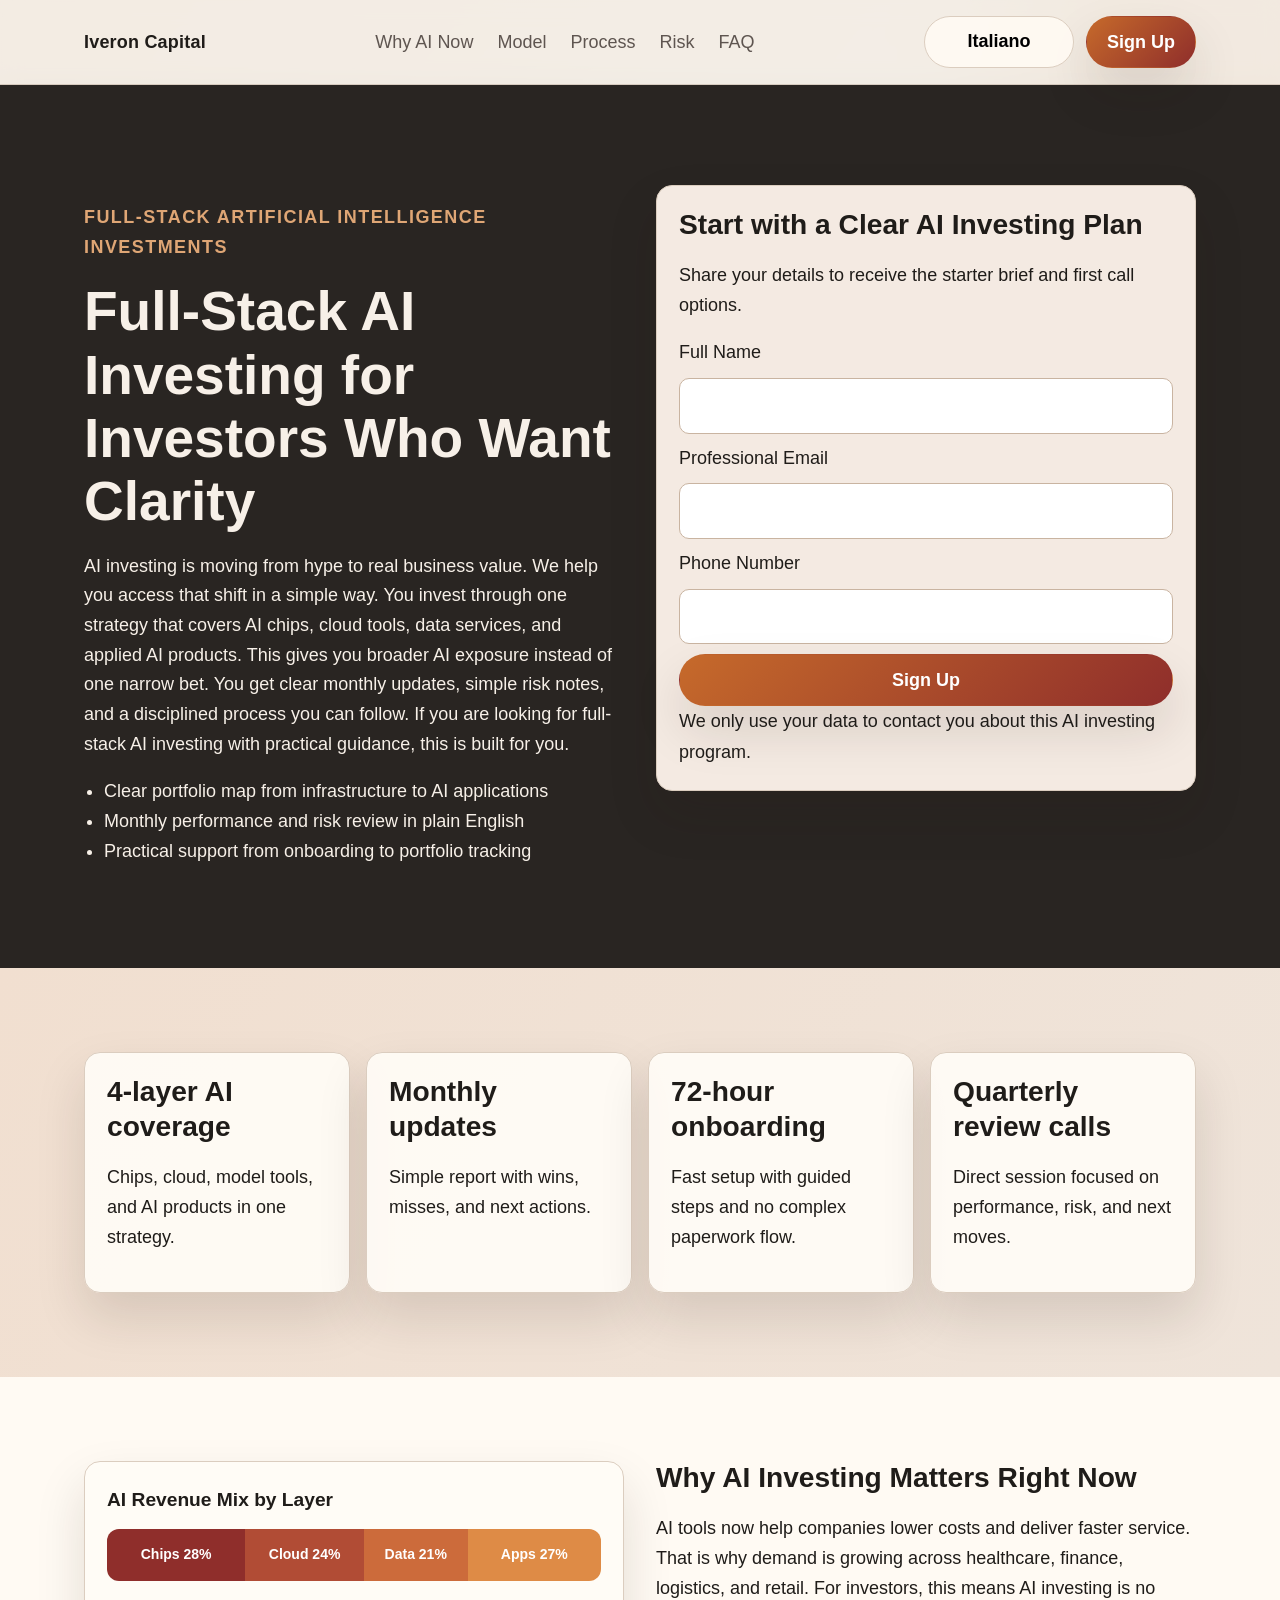
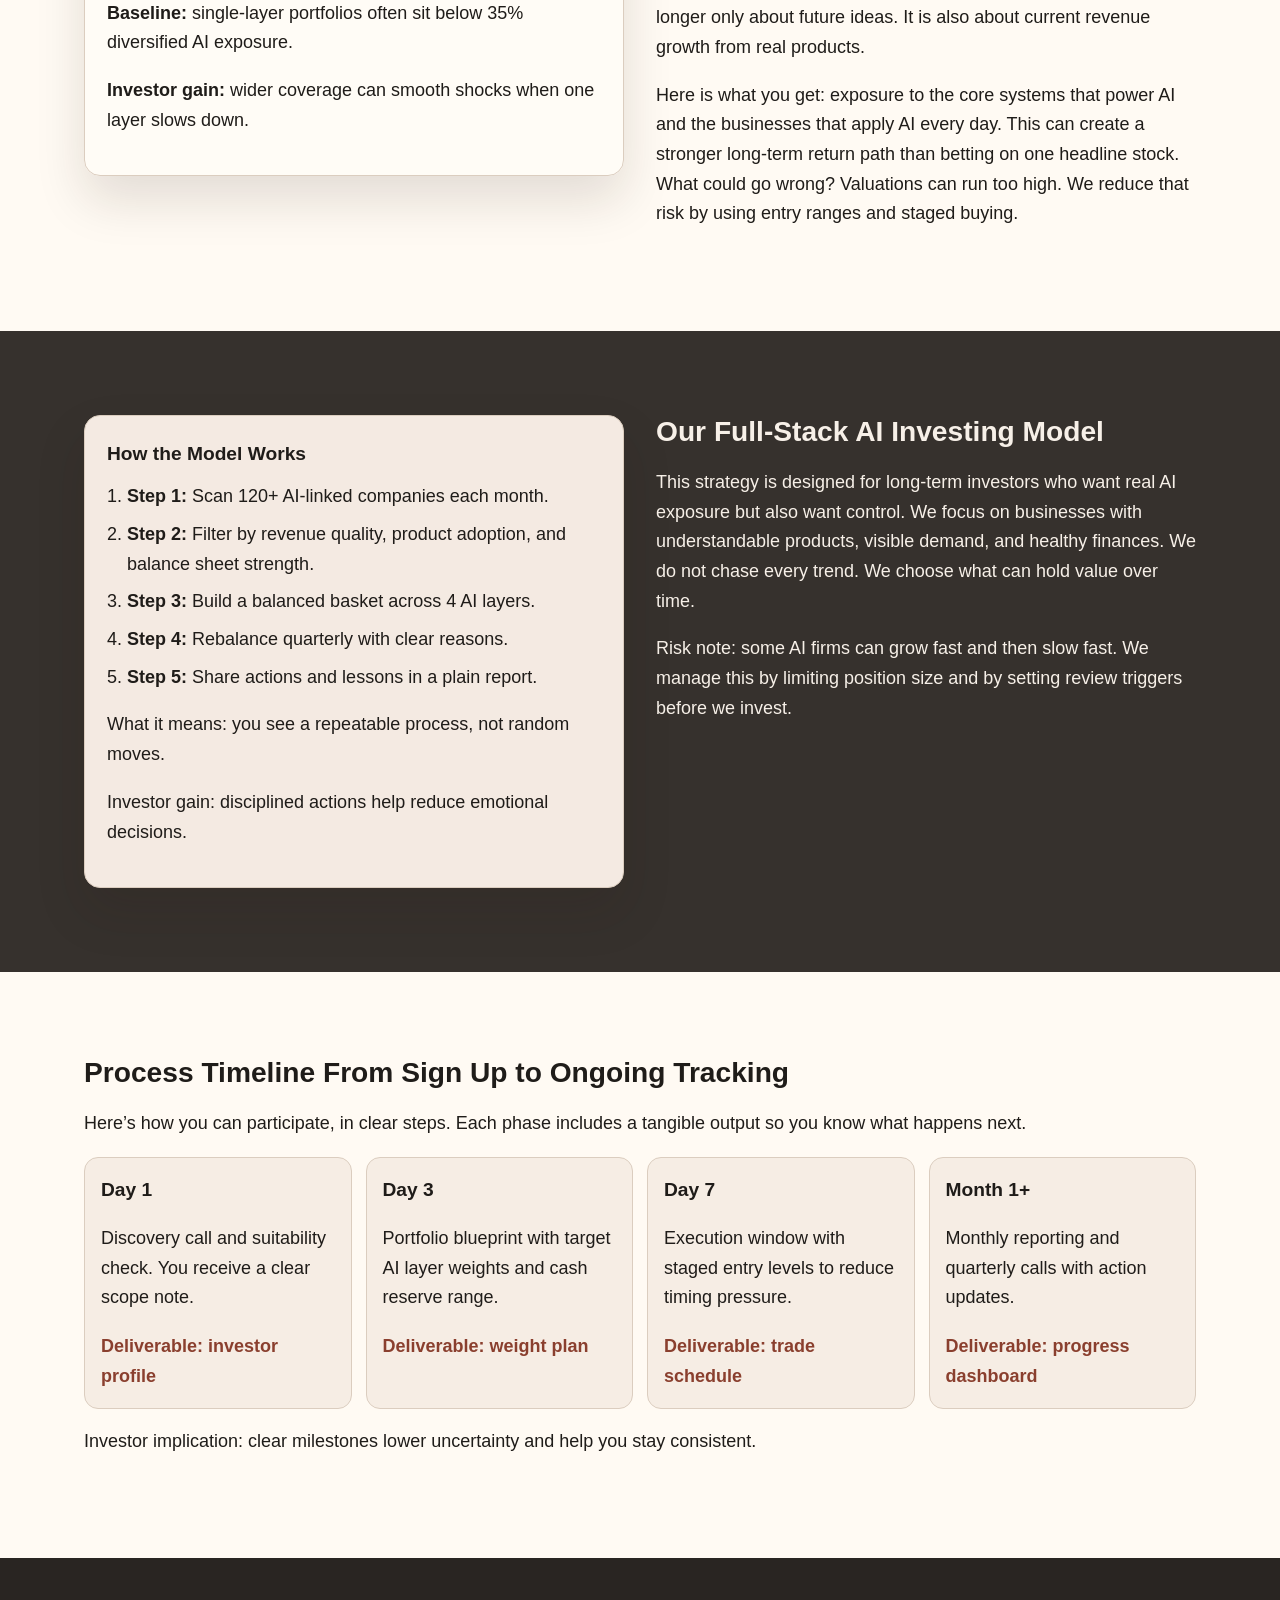
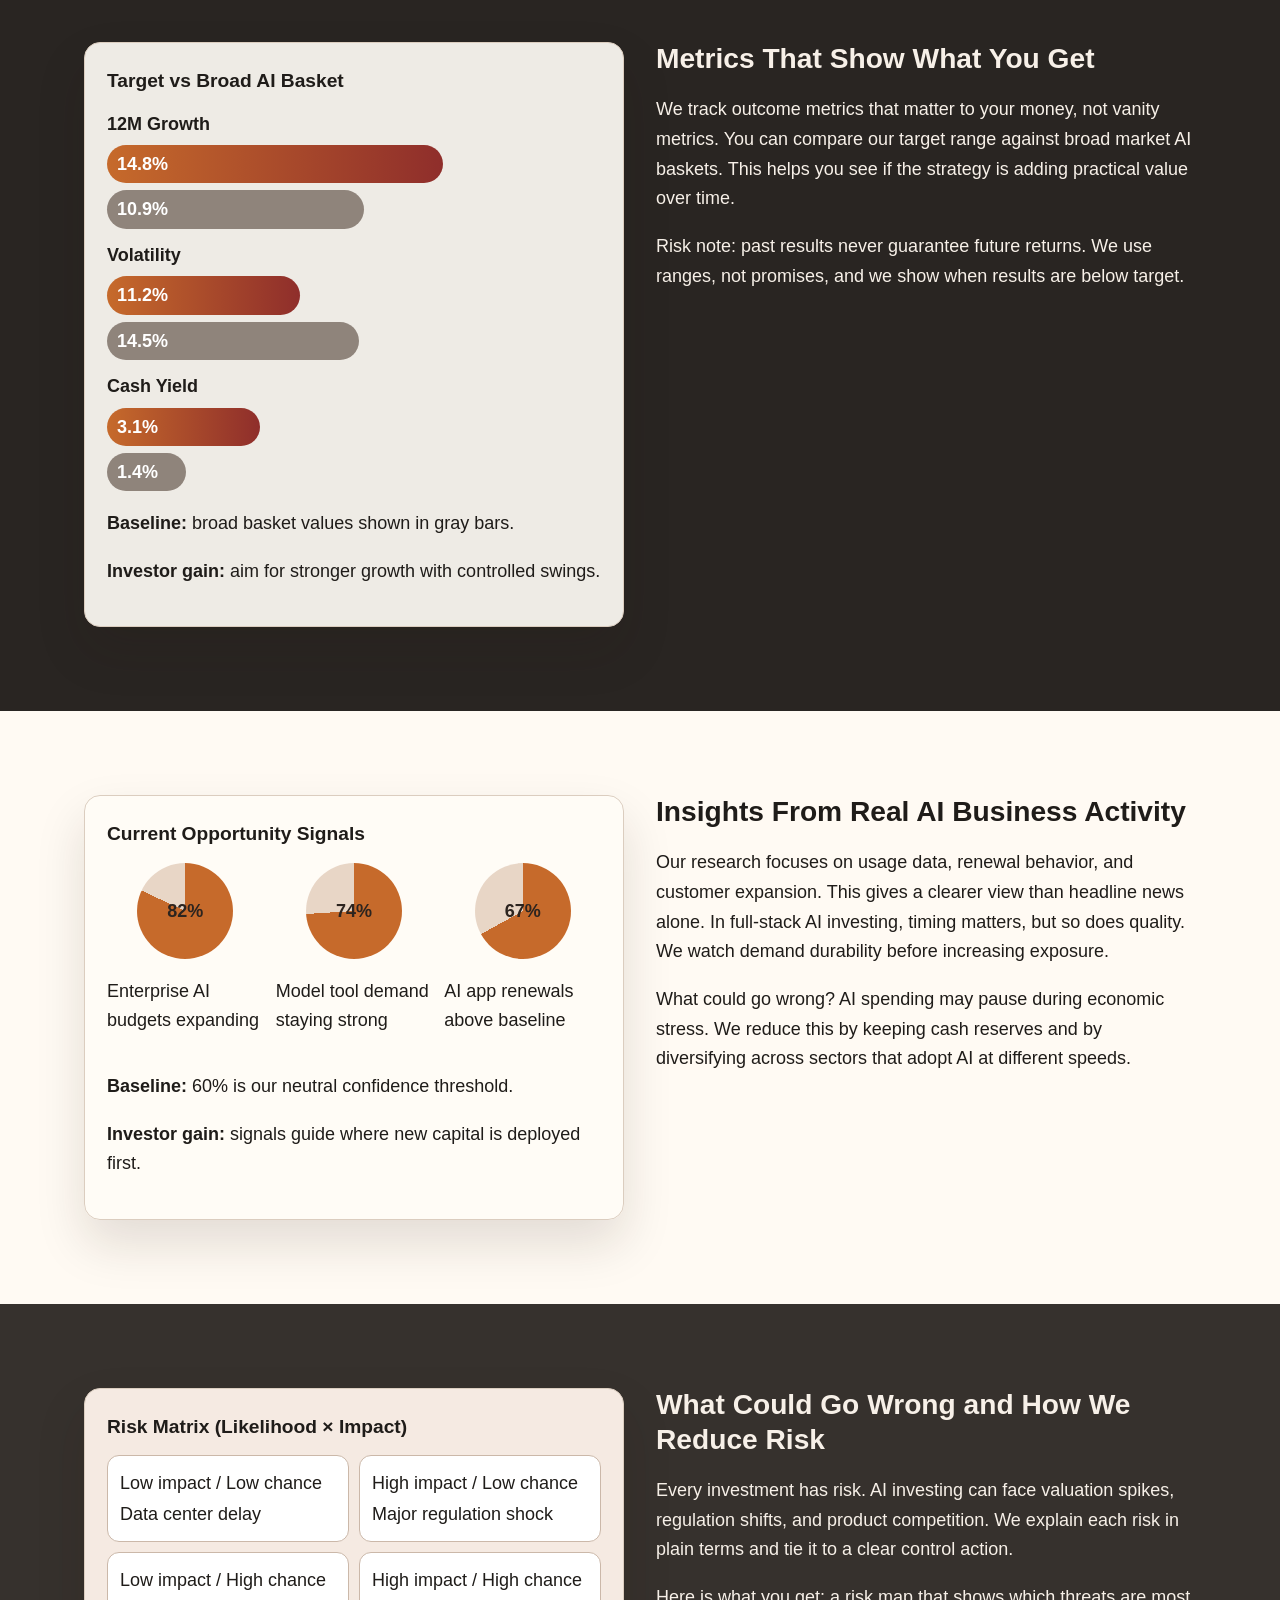
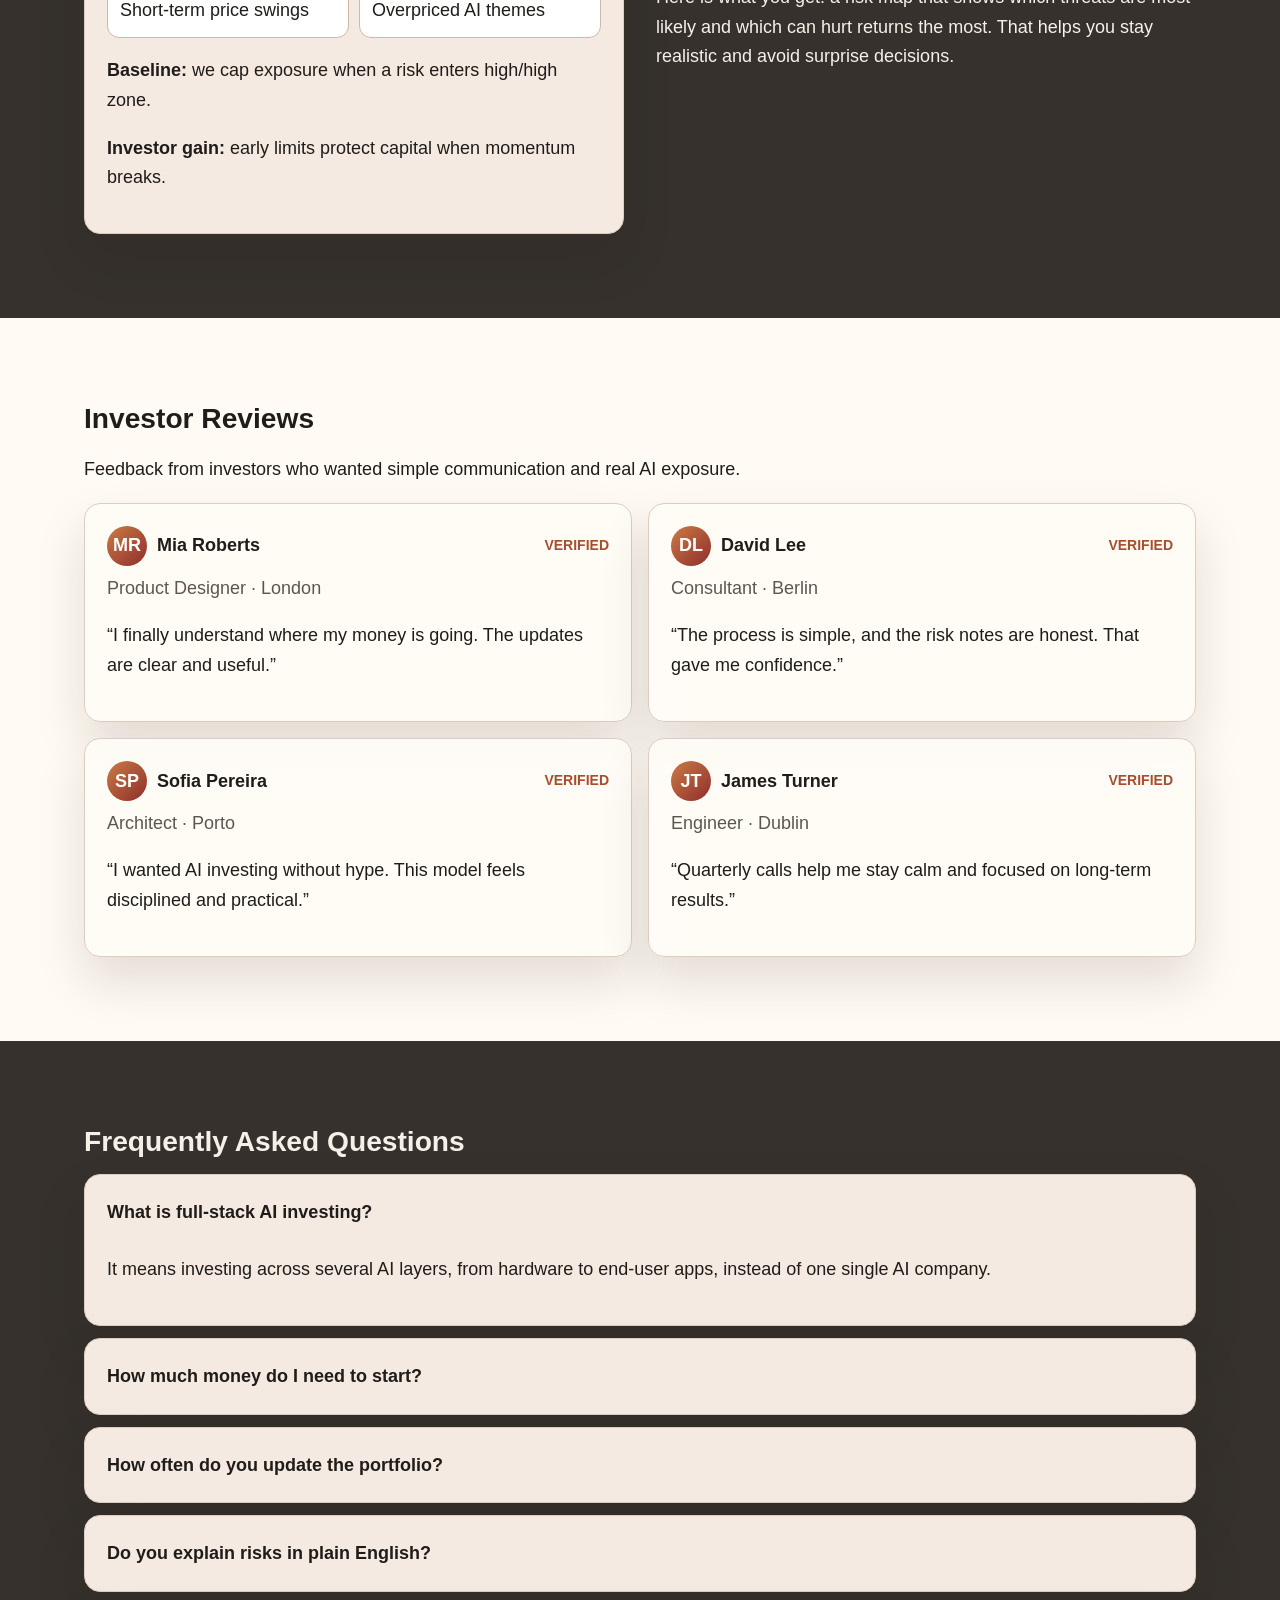
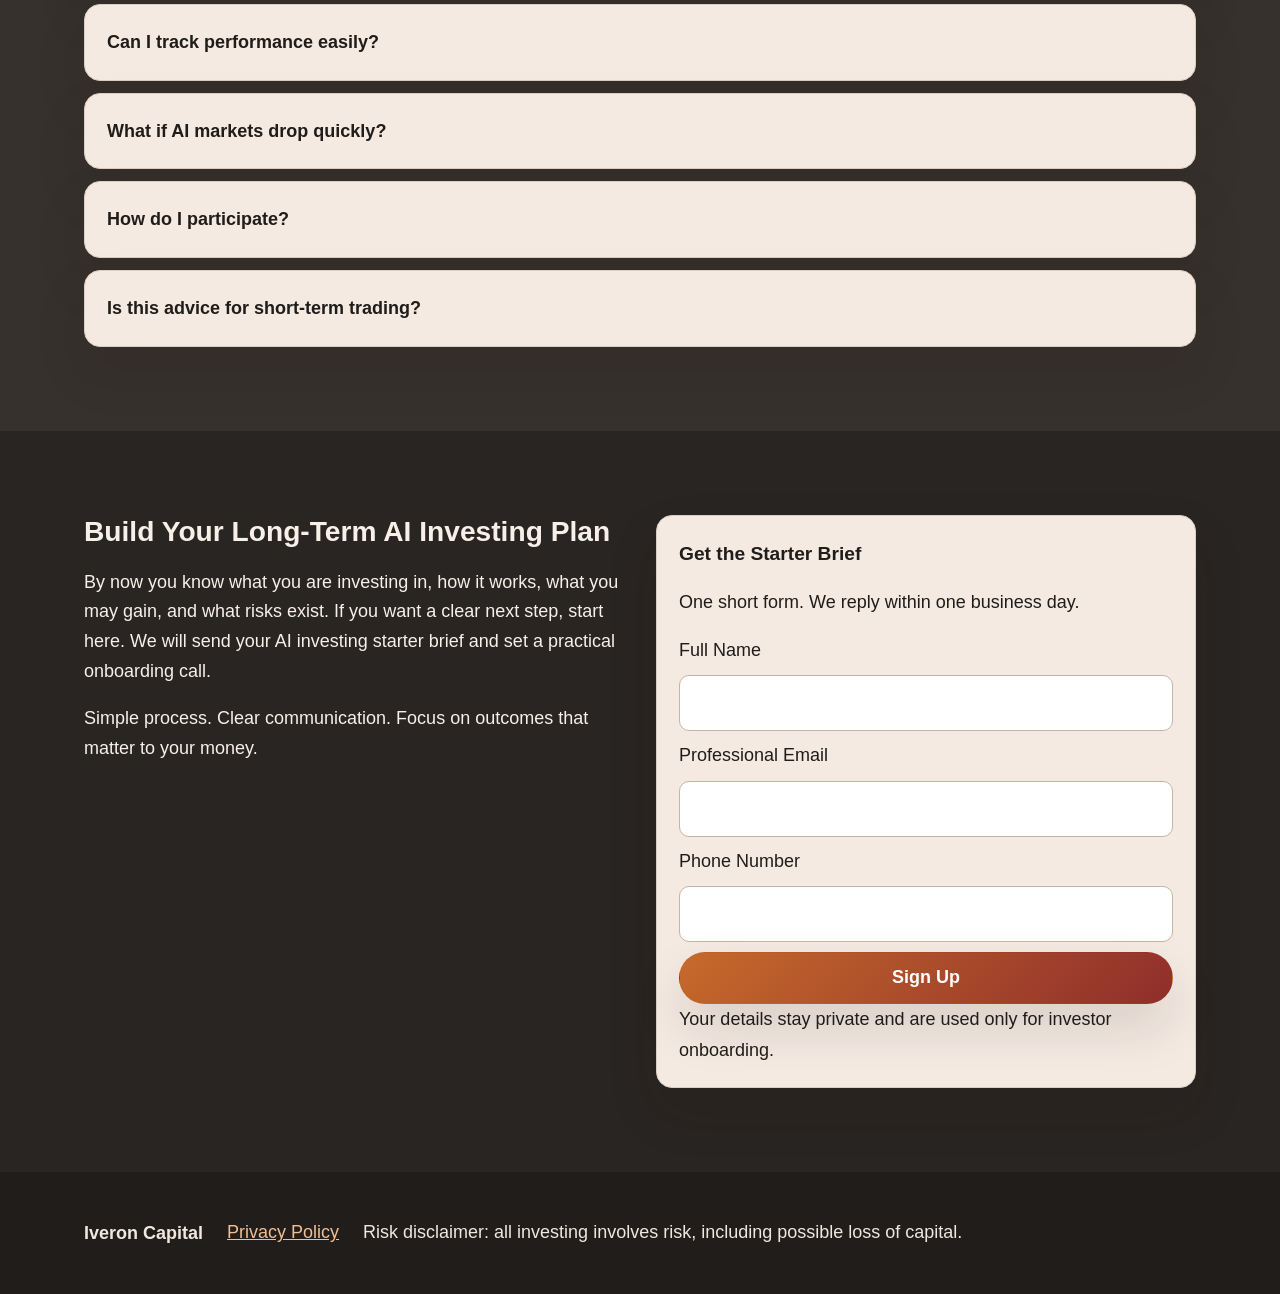
<file: it/index.html>
<!doctype html>
<html lang="en">
<head>
  <meta charset="UTF-8">
  <meta name="viewport" content="width=device-width, initial-scale=1.0">
  <title>Iveron Capital IT | Full-Stack AI Investing for Long-Term Investors</title>
  <meta name="description" content="Iveron Capital Italiano page presents full-stack AI investing with clear process, simple risk controls, and transparent investor updates.">
  <link rel="canonical" href="https://iveroncapital.com/it/index.html">
  <meta property="og:title" content="Iveron Capital | Full-Stack AI Investing">
  <meta property="og:description" content="Learn how full-stack AI investing works, what you get, and how we reduce risk for long-term investors.">
  <meta property="og:type" content="website">
  <meta property="og:url" content="https://iveroncapital.com/it/index.html">
  <meta property="og:image" content="https://iveroncapital.com/assets/img/og-cover.jpg">
  <meta name="twitter:card" content="summary_large_image">
  <meta name="twitter:title" content="Iveron Capital | Full-Stack AI Investing">
  <meta name="twitter:description" content="A premium, clear path to full-stack AI investing on the Italiano page.">
  <link rel="alternate" hreflang="en" href="https://iveroncapital.com/index.html">
  <link rel="alternate" hreflang="de" href="https://iveroncapital.com/de/index.html">
  <link rel="alternate" hreflang="fr" href="https://iveroncapital.com/fr/index.html">
  <link rel="alternate" hreflang="es" href="https://iveroncapital.com/es/index.html">
  <link rel="alternate" hreflang="it" href="https://iveroncapital.com/it/index.html">
  <link rel="alternate" hreflang="tr" href="https://iveroncapital.com/tr/index.html">
  <link rel="alternate" hreflang="pt" href="https://iveroncapital.com/pt/index.html">
  <link rel="alternate" hreflang="ja" href="https://iveroncapital.com/jp/index.html">
  <link rel="alternate" hreflang="sk" href="https://iveroncapital.com/sk/index.html">
  <link rel="alternate" hreflang="nl-BE" href="https://iveroncapital.com/be/index.html">
  <link rel="alternate" hreflang="x-default" href="https://iveroncapital.com/index.html">
  <link rel="stylesheet" href="../assets/style.css">
</head>
<body data-lang="Italiano" data-root="..">
  <div class="bg-layer" aria-hidden="true">
    <span class="glow glow-one"></span>
    <span class="glow glow-two"></span>
    <span class="mesh"></span>
  </div>

  <header class="site-header">
    <div class="container header-inner">
      <a class="brand" href="../index.html" aria-label="Iveron Capital home">Iveron Capital</a>
      <nav class="main-nav" aria-label="Primary navigation">
        <a href="#market">Why AI Now</a>
        <a href="#model">Model</a>
        <a href="#process">Process</a>
        <a href="#risk">Risk</a>
        <a href="#faq">FAQ</a>
      </nav>
      <div class="header-actions">
        <div class="lang-dropdown" data-dropdown>
          <button class="pill" type="button" aria-haspopup="true" aria-expanded="false" aria-label="Choose language">Italiano</button>
          <div class="dropdown-menu" role="menu">
            <a href="../index.html" role="menuitem"><svg class="flag-svg" viewBox="0 0 24 16" aria-hidden="true"><rect width="24" height="16" fill="#1f3f95"/><path d="M0 0L24 16M24 0L0 16" stroke="#fff" stroke-width="3"/><path d="M0 0L24 16M24 0L0 16" stroke="#c8102e" stroke-width="1.5"/><path d="M12 0v16M0 8h24" stroke="#fff" stroke-width="4"/><path d="M12 0v16M0 8h24" stroke="#c8102e" stroke-width="2"/></svg>English</a>
            <a href="../de/index.html" role="menuitem"><svg class="flag-svg" viewBox="0 0 24 16" aria-hidden="true"><rect width="24" height="16" fill="#ffce00"/><rect width="24" height="10.6" fill="#dd0000"/><rect width="24" height="5.3" fill="#000"/></svg>Deutsch</a>
            <a href="../fr/index.html" role="menuitem"><svg class="flag-svg" viewBox="0 0 24 16" aria-hidden="true"><rect width="8" height="16" fill="#0055a4"/><rect x="8" width="8" height="16" fill="#fff"/><rect x="16" width="8" height="16" fill="#ef4135"/></svg>Français</a>
            <a href="../es/index.html" role="menuitem"><svg class="flag-svg" viewBox="0 0 24 16" aria-hidden="true"><rect width="24" height="16" fill="#aa151b"/><rect y="4" width="24" height="8" fill="#f1bf00"/></svg>Español</a>
            <a href="../it/index.html" role="menuitem"><svg class="flag-svg" viewBox="0 0 24 16" aria-hidden="true"><rect width="8" height="16" fill="#009246"/><rect x="8" width="8" height="16" fill="#fff"/><rect x="16" width="8" height="16" fill="#ce2b37"/></svg>Italiano</a>
            <a href="../tr/index.html" role="menuitem"><svg class="flag-svg" viewBox="0 0 24 16" aria-hidden="true"><rect width="24" height="16" fill="#e30a17"/><circle cx="10" cy="8" r="4" fill="#fff"/><circle cx="11" cy="8" r="3.2" fill="#e30a17"/><circle cx="15.5" cy="8" r="1.1" fill="#fff"/></svg>Türkçe</a>
            <a href="../pt/index.html" role="menuitem"><svg class="flag-svg" viewBox="0 0 24 16" aria-hidden="true"><rect width="10" height="16" fill="#006847"/><rect x="10" width="14" height="16" fill="#da291c"/><circle cx="10" cy="8" r="2.2" fill="#ffcd00"/></svg>Português</a>
            <a href="../jp/index.html" role="menuitem"><svg class="flag-svg" viewBox="0 0 24 16" aria-hidden="true"><rect width="24" height="16" fill="#fff"/><circle cx="12" cy="8" r="4" fill="#bc002d"/></svg>日本語</a>
            <a href="../sk/index.html" role="menuitem"><svg class="flag-svg" viewBox="0 0 24 16" aria-hidden="true"><rect width="24" height="16" fill="#ee1c25"/><rect width="24" height="10.6" fill="#0b4ea2"/><rect width="24" height="5.3" fill="#fff"/></svg>Slovenčina</a>
            <a href="../be/index.html" role="menuitem"><svg class="flag-svg" viewBox="0 0 24 16" aria-hidden="true"><rect width="8" height="16" fill="#000"/><rect x="8" width="8" height="16" fill="#ffd90c"/><rect x="16" width="8" height="16" fill="#ef3340"/></svg>Belgium</a>
          </div>
        </div>
        <a class="btn cta" href="#lead-form">Sign Up</a>
      </div>
      <button class="burger" type="button" aria-label="Open menu" aria-controls="mobile-drawer" aria-expanded="false">☰</button>
    </div>
  </header>

  <aside id="mobile-drawer" class="drawer" aria-hidden="true">
    <div class="drawer-panel" role="dialog" aria-modal="true" aria-label="Mobile menu">
      <button class="drawer-close" type="button" aria-label="Close menu">✕</button>
      <nav class="drawer-nav" aria-label="Mobile navigation">
        <a href="#market">Why AI Now</a>
        <a href="#model">Model</a>
        <a href="#process">Process</a>
        <a href="#risk">Risk</a>
        <a href="#faq">FAQ</a>
      </nav>
      <div class="lang-dropdown" data-dropdown>
        <button class="pill" type="button" aria-haspopup="true" aria-expanded="false" aria-label="Choose language">Italiano</button>
        <div class="dropdown-menu" role="menu">
          <a href="../index.html" role="menuitem"><svg class="flag-svg" viewBox="0 0 24 16" aria-hidden="true"><rect width="24" height="16" fill="#1f3f95"/><path d="M0 0L24 16M24 0L0 16" stroke="#fff" stroke-width="3"/><path d="M0 0L24 16M24 0L0 16" stroke="#c8102e" stroke-width="1.5"/><path d="M12 0v16M0 8h24" stroke="#fff" stroke-width="4"/><path d="M12 0v16M0 8h24" stroke="#c8102e" stroke-width="2"/></svg>English</a>
          <a href="../de/index.html" role="menuitem"><svg class="flag-svg" viewBox="0 0 24 16" aria-hidden="true"><rect width="24" height="16" fill="#ffce00"/><rect width="24" height="10.6" fill="#dd0000"/><rect width="24" height="5.3" fill="#000"/></svg>Deutsch</a>
          <a href="../fr/index.html" role="menuitem"><svg class="flag-svg" viewBox="0 0 24 16" aria-hidden="true"><rect width="8" height="16" fill="#0055a4"/><rect x="8" width="8" height="16" fill="#fff"/><rect x="16" width="8" height="16" fill="#ef4135"/></svg>Français</a>
          <a href="../es/index.html" role="menuitem"><svg class="flag-svg" viewBox="0 0 24 16" aria-hidden="true"><rect width="24" height="16" fill="#aa151b"/><rect y="4" width="24" height="8" fill="#f1bf00"/></svg>Español</a>
          <a href="../it/index.html" role="menuitem"><svg class="flag-svg" viewBox="0 0 24 16" aria-hidden="true"><rect width="8" height="16" fill="#009246"/><rect x="8" width="8" height="16" fill="#fff"/><rect x="16" width="8" height="16" fill="#ce2b37"/></svg>Italiano</a>
          <a href="../tr/index.html" role="menuitem"><svg class="flag-svg" viewBox="0 0 24 16" aria-hidden="true"><rect width="24" height="16" fill="#e30a17"/><circle cx="10" cy="8" r="4" fill="#fff"/><circle cx="11" cy="8" r="3.2" fill="#e30a17"/><circle cx="15.5" cy="8" r="1.1" fill="#fff"/></svg>Türkçe</a>
          <a href="../pt/index.html" role="menuitem"><svg class="flag-svg" viewBox="0 0 24 16" aria-hidden="true"><rect width="10" height="16" fill="#006847"/><rect x="10" width="14" height="16" fill="#da291c"/><circle cx="10" cy="8" r="2.2" fill="#ffcd00"/></svg>Português</a>
          <a href="../jp/index.html" role="menuitem"><svg class="flag-svg" viewBox="0 0 24 16" aria-hidden="true"><rect width="24" height="16" fill="#fff"/><circle cx="12" cy="8" r="4" fill="#bc002d"/></svg>日本語</a>
          <a href="../sk/index.html" role="menuitem"><svg class="flag-svg" viewBox="0 0 24 16" aria-hidden="true"><rect width="24" height="16" fill="#ee1c25"/><rect width="24" height="10.6" fill="#0b4ea2"/><rect width="24" height="5.3" fill="#fff"/></svg>Slovenčina</a>
          <a href="../be/index.html" role="menuitem"><svg class="flag-svg" viewBox="0 0 24 16" aria-hidden="true"><rect width="8" height="16" fill="#000"/><rect x="8" width="8" height="16" fill="#ffd90c"/><rect x="16" width="8" height="16" fill="#ef3340"/></svg>Belgium</a>
        </div>
      </div>
      <a class="btn cta" href="#lead-form">Sign Up</a>
    </div>
  </aside>

  <main>
    <section class="hero section-dark">
      <div class="container split">
        <div>
          <p class="eyebrow">Full-Stack Artificial Intelligence Investments</p>
          <h1>Full-Stack AI Investing for Investors Who Want Clarity</h1>
          <p>AI investing is moving from hype to real business value. We help you access that shift in a simple way. You invest through one strategy that covers AI chips, cloud tools, data services, and applied AI products. This gives you broader AI exposure instead of one narrow bet. You get clear monthly updates, simple risk notes, and a disciplined process you can follow. If you are looking for full-stack AI investing with practical guidance, this is built for you.</p>
          <ul class="hero-points">
            <li>Clear portfolio map from infrastructure to AI applications</li>
            <li>Monthly performance and risk review in plain English</li>
            <li>Practical support from onboarding to portfolio tracking</li>
          </ul>
        </div>
        <div class="glass-panel" id="lead-form">
          <h2>Start with a Clear AI Investing Plan</h2>
          <p>Share your details to receive the starter brief and first call options.</p>
          <form>
            <label for="name-hero">Full Name</label>
            <input id="name-hero" type="text" name="full_name" required>
            <label for="email-hero">Professional Email</label>
            <input id="email-hero" type="email" name="email" required>
            <label for="phone-hero">Phone Number</label>
            <input id="phone-hero" type="tel" name="phone" required>
            <button class="btn cta" type="submit">Sign Up</button>
          </form>
          <small>We only use your data to contact you about this AI investing program.</small>
        </div>
      </div>
    </section>

    <section class="kpi-strip">
      <div class="container kpi-grid">
        <article><h2>4-layer AI coverage</h2><p>Chips, cloud, model tools, and AI products in one strategy.</p></article>
        <article><h2>Monthly updates</h2><p>Simple report with wins, misses, and next actions.</p></article>
        <article><h2>72-hour onboarding</h2><p>Fast setup with guided steps and no complex paperwork flow.</p></article>
        <article><h2>Quarterly review calls</h2><p>Direct session focused on performance, risk, and next moves.</p></article>
      </div>
    </section>

    <section id="market" class="section-light">
      <div class="container split reverse">
        <div>
          <h2>Why AI Investing Matters Right Now</h2>
          <p>AI tools now help companies lower costs and deliver faster service. That is why demand is growing across healthcare, finance, logistics, and retail. For investors, this means AI investing is no longer only about future ideas. It is also about current revenue growth from real products.</p>
          <p>Here is what you get: exposure to the core systems that power AI and the businesses that apply AI every day. This can create a stronger long-term return path than betting on one headline stock. What could go wrong? Valuations can run too high. We reduce that risk by using entry ranges and staged buying.</p>
        </div>
        <div class="visual-card stack-chart">
          <h3>AI Revenue Mix by Layer</h3>
          <div class="stack"><span style="width:28%">Chips 28%</span><span style="width:24%">Cloud 24%</span><span style="width:21%">Data 21%</span><span style="width:27%">Apps 27%</span></div>
          <p><strong>Baseline:</strong> single-layer portfolios often sit below 35% diversified AI exposure.</p>
          <p><strong>Investor gain:</strong> wider coverage can smooth shocks when one layer slows down.</p>
        </div>
      </div>
    </section>

    <section id="model" class="section-soft-dark">
      <div class="container split">
        <div class="visual-card architecture">
          <h3>How the Model Works</h3>
          <ol>
            <li><strong>Step 1:</strong> Scan 120+ AI-linked companies each month.</li>
            <li><strong>Step 2:</strong> Filter by revenue quality, product adoption, and balance sheet strength.</li>
            <li><strong>Step 3:</strong> Build a balanced basket across 4 AI layers.</li>
            <li><strong>Step 4:</strong> Rebalance quarterly with clear reasons.</li>
            <li><strong>Step 5:</strong> Share actions and lessons in a plain report.</li>
          </ol>
          <p>What it means: you see a repeatable process, not random moves.</p>
          <p>Investor gain: disciplined actions help reduce emotional decisions.</p>
        </div>
        <div>
          <h2>Our Full-Stack AI Investing Model</h2>
          <p>This strategy is designed for long-term investors who want real AI exposure but also want control. We focus on businesses with understandable products, visible demand, and healthy finances. We do not chase every trend. We choose what can hold value over time.</p>
          <p>Risk note: some AI firms can grow fast and then slow fast. We manage this by limiting position size and by setting review triggers before we invest.</p>
        </div>
      </div>
    </section>

    <section id="process" class="section-light">
      <div class="container">
        <h2>Process Timeline From Sign Up to Ongoing Tracking</h2>
        <p>Here’s how you can participate, in clear steps. Each phase includes a tangible output so you know what happens next.</p>
        <div class="timeline">
          <article><h3>Day 1</h3><p>Discovery call and suitability check. You receive a clear scope note.</p><span>Deliverable: investor profile</span></article>
          <article><h3>Day 3</h3><p>Portfolio blueprint with target AI layer weights and cash reserve range.</p><span>Deliverable: weight plan</span></article>
          <article><h3>Day 7</h3><p>Execution window with staged entry levels to reduce timing pressure.</p><span>Deliverable: trade schedule</span></article>
          <article><h3>Month 1+</h3><p>Monthly reporting and quarterly calls with action updates.</p><span>Deliverable: progress dashboard</span></article>
        </div>
        <p>Investor implication: clear milestones lower uncertainty and help you stay consistent.</p>
      </div>
    </section>

    <section class="section-dark metrics">
      <div class="container split reverse">
        <div>
          <h2>Metrics That Show What You Get</h2>
          <p>We track outcome metrics that matter to your money, not vanity metrics. You can compare our target range against broad market AI baskets. This helps you see if the strategy is adding practical value over time.</p>
          <p>Risk note: past results never guarantee future returns. We use ranges, not promises, and we show when results are below target.</p>
        </div>
        <div class="visual-card compare-bars">
          <h3>Target vs Broad AI Basket</h3>
          <div class="bar-row"><label>12M Growth</label><div><span class="us" style="width:68%">14.8%</span><span class="base" style="width:52%">10.9%</span></div></div>
          <div class="bar-row"><label>Volatility</label><div><span class="us" style="width:39%">11.2%</span><span class="base" style="width:51%">14.5%</span></div></div>
          <div class="bar-row"><label>Cash Yield</label><div><span class="us" style="width:31%">3.1%</span><span class="base" style="width:16%">1.4%</span></div></div>
          <p><strong>Baseline:</strong> broad basket values shown in gray bars.</p>
          <p><strong>Investor gain:</strong> aim for stronger growth with controlled swings.</p>
        </div>
      </div>
    </section>

    <section class="section-light insights">
      <div class="container split">
        <div class="visual-card rings">
          <h3>Current Opportunity Signals</h3>
          <div class="ring-grid">
            <div><span class="ring" style="--val:82">82%</span><p>Enterprise AI budgets expanding</p></div>
            <div><span class="ring" style="--val:74">74%</span><p>Model tool demand staying strong</p></div>
            <div><span class="ring" style="--val:67">67%</span><p>AI app renewals above baseline</p></div>
          </div>
          <p><strong>Baseline:</strong> 60% is our neutral confidence threshold.</p>
          <p><strong>Investor gain:</strong> signals guide where new capital is deployed first.</p>
        </div>
        <div>
          <h2>Insights From Real AI Business Activity</h2>
          <p>Our research focuses on usage data, renewal behavior, and customer expansion. This gives a clearer view than headline news alone. In full-stack AI investing, timing matters, but so does quality. We watch demand durability before increasing exposure.</p>
          <p>What could go wrong? AI spending may pause during economic stress. We reduce this by keeping cash reserves and by diversifying across sectors that adopt AI at different speeds.</p>
        </div>
      </div>
    </section>

    <section id="risk" class="section-soft-dark">
      <div class="container split reverse">
        <div>
          <h2>What Could Go Wrong and How We Reduce Risk</h2>
          <p>Every investment has risk. AI investing can face valuation spikes, regulation shifts, and product competition. We explain each risk in plain terms and tie it to a clear control action.</p>
          <p>Here is what you get: a risk map that shows which threats are most likely and which can hurt returns the most. That helps you stay realistic and avoid surprise decisions.</p>
        </div>
        <div class="visual-card risk-matrix">
          <h3>Risk Matrix (Likelihood × Impact)</h3>
          <div class="matrix-grid">
            <span>Low impact / Low chance<br>Data center delay</span>
            <span>High impact / Low chance<br>Major regulation shock</span>
            <span>Low impact / High chance<br>Short-term price swings</span>
            <span>High impact / High chance<br>Overpriced AI themes</span>
          </div>
          <p><strong>Baseline:</strong> we cap exposure when a risk enters high/high zone.</p>
          <p><strong>Investor gain:</strong> early limits protect capital when momentum breaks.</p>
        </div>
      </div>
    </section>

    <section class="section-light reviews">
      <div class="container">
        <h2>Investor Reviews</h2>
        <p>Feedback from investors who wanted simple communication and real AI exposure.</p>
        <div class="review-grid">
          <article class="review-card"><div class="review-head"><span class="avatar">MR</span><strong>Mia Roberts</strong><em>VERIFIED</em></div><p class="meta">Product Designer · London</p><p>“I finally understand where my money is going. The updates are clear and useful.”</p></article>
          <article class="review-card"><div class="review-head"><span class="avatar">DL</span><strong>David Lee</strong><em>VERIFIED</em></div><p class="meta">Consultant · Berlin</p><p>“The process is simple, and the risk notes are honest. That gave me confidence.”</p></article>
          <article class="review-card"><div class="review-head"><span class="avatar">SP</span><strong>Sofia Pereira</strong><em>VERIFIED</em></div><p class="meta">Architect · Porto</p><p>“I wanted AI investing without hype. This model feels disciplined and practical.”</p></article>
          <article class="review-card"><div class="review-head"><span class="avatar">JT</span><strong>James Turner</strong><em>VERIFIED</em></div><p class="meta">Engineer · Dublin</p><p>“Quarterly calls help me stay calm and focused on long-term results.”</p></article>
        </div>
      </div>
    </section>

    <section id="faq" class="section-soft-dark faq">
      <div class="container">
        <h2>Frequently Asked Questions</h2>
        <div class="faq-list">
          <article class="faq-item"><button aria-expanded="true">What is full-stack AI investing?</button><div class="faq-content open"><p>It means investing across several AI layers, from hardware to end-user apps, instead of one single AI company.</p></div></article>
          <article class="faq-item"><button aria-expanded="false">How much money do I need to start?</button><div class="faq-content"><p>You can start with a level that matches your plan. We define position sizes so one move does not control your full portfolio.</p></div></article>
          <article class="faq-item"><button aria-expanded="false">How often do you update the portfolio?</button><div class="faq-content"><p>We review monthly and rebalance quarterly, or sooner if a major risk event changes the outlook.</p></div></article>
          <article class="faq-item"><button aria-expanded="false">Do you explain risks in plain English?</button><div class="faq-content"><p>Yes. Each report includes what happened, why it matters, and what action we take next.</p></div></article>
          <article class="faq-item"><button aria-expanded="false">Can I track performance easily?</button><div class="faq-content"><p>Yes. You receive a simple view of growth, volatility, cash position, and key changes.</p></div></article>
          <article class="faq-item"><button aria-expanded="false">What if AI markets drop quickly?</button><div class="faq-content"><p>We use staged entries, exposure caps, and cash reserves to reduce downside pressure.</p></div></article>
          <article class="faq-item"><button aria-expanded="false">How do I participate?</button><div class="faq-content"><p>Use the Sign Up form. We then schedule a call, review fit, and share your first roadmap.</p></div></article>
          <article class="faq-item"><button aria-expanded="false">Is this advice for short-term trading?</button><div class="faq-content"><p>No. This strategy is built for disciplined long-term investors who want structured AI exposure.</p></div></article>
        </div>
      </div>
    </section>

    <section class="final-cta section-dark">
      <div class="container split">
        <div>
          <h2>Build Your Long-Term AI Investing Plan</h2>
          <p>By now you know what you are investing in, how it works, what you may gain, and what risks exist. If you want a clear next step, start here. We will send your AI investing starter brief and set a practical onboarding call.</p>
          <p>Simple process. Clear communication. Focus on outcomes that matter to your money.</p>
        </div>
        <div class="glass-panel">
          <h3>Get the Starter Brief</h3>
          <p>One short form. We reply within one business day.</p>
          <form>
            <label for="name-final">Full Name</label>
            <input id="name-final" type="text" name="full_name" required>
            <label for="email-final">Professional Email</label>
            <input id="email-final" type="email" name="email" required>
            <label for="phone-final">Phone Number</label>
            <input id="phone-final" type="tel" name="phone" required>
            <button class="btn cta" type="submit">Sign Up</button>
          </form>
          <small>Your details stay private and are used only for investor onboarding.</small>
        </div>
      </div>
    </section>
  </main>

  <footer class="site-footer">
    <div class="container footer-inner">
      <strong>Iveron Capital</strong>
      <button class="privacy-link" type="button">Privacy Policy</button>
      <p>Risk disclaimer: all investing involves risk, including possible loss of capital.</p>
    </div>
  </footer>

  <div class="modal" id="privacy-modal" aria-hidden="true">
    <div class="modal-panel" role="dialog" aria-modal="true" aria-label="Privacy policy">
      <button class="modal-x" type="button" aria-label="Close privacy modal">✕</button>
      <h2>Privacy Policy</h2>
      <div class="policy-content">
        <h3>Introduction</h3><p>This policy explains how Iveron Capital handles your personal data in clear language.</p>
        <h3>Data collection</h3><p>We collect your name, professional email, phone number, and communication history when you contact us.</p>
        <h3>Legal basis</h3><p>We use your data to respond to your request and run onboarding services you ask for.</p>
        <h3>Cookies</h3><p>We use essential cookies for site function and optional analytics cookies to improve user experience.</p>
        <h3>Retention</h3><p>We keep your data only as long as needed for service delivery, records, and legal obligations.</p>
        <h3>Third-party sharing</h3><p>We share data only with trusted service providers needed for hosting, email, and secure records.</p>
        <h3>Security</h3><p>We protect data with access controls, encryption in transit, and regular security review steps.</p>
        <h3>User rights</h3><p>You can request access, correction, deletion, or restriction of processing at any time.</p>
        <h3>International transfers</h3><p>If data moves across borders, we use contract safeguards to keep protections in place.</p>
        <h3>Industry risk disclosure</h3><p>Digital systems can face cyber incidents. We reduce risk but no online system is risk free.</p>
        <h3>Contact</h3><p>For privacy questions, email privacy@iveroncapital.com.</p>
      </div>
      <div class="modal-footer">
        <button class="btn ghost close-modal" type="button">Close</button>
      </div>
    </div>
  </div>

  <script type="application/ld+json">
  {
    "@context": "https://schema.org",
    "@graph": [
      {"@type":"Organization","name":"Iveron Capital","url":"https://iveroncapital.com","logo":"https://iveroncapital.com/assets/img/logo.png"},
      {"@type":"WebSite","name":"Iveron Capital","url":"https://iveroncapital.com"},
      {"@type":"FAQPage","mainEntity":[
        {"@type":"Question","name":"What is full-stack AI investing?","acceptedAnswer":{"@type":"Answer","text":"It is investing across multiple AI layers from chips to applications."}},
        {"@type":"Question","name":"How often do you update?","acceptedAnswer":{"@type":"Answer","text":"Monthly review and quarterly rebalance, with faster action when needed."}}
      ]},
      {"@type":"Review","itemReviewed":{"@type":"Service","name":"Iveron Capital AI Investing"},"reviewRating":{"@type":"Rating","ratingValue":"5"},"author":{"@type":"Person","name":"Mia Roberts"}}
    ]
  }
  </script>
  <script src="../assets/app.js" defer></script>
</body>
</html>
</file>
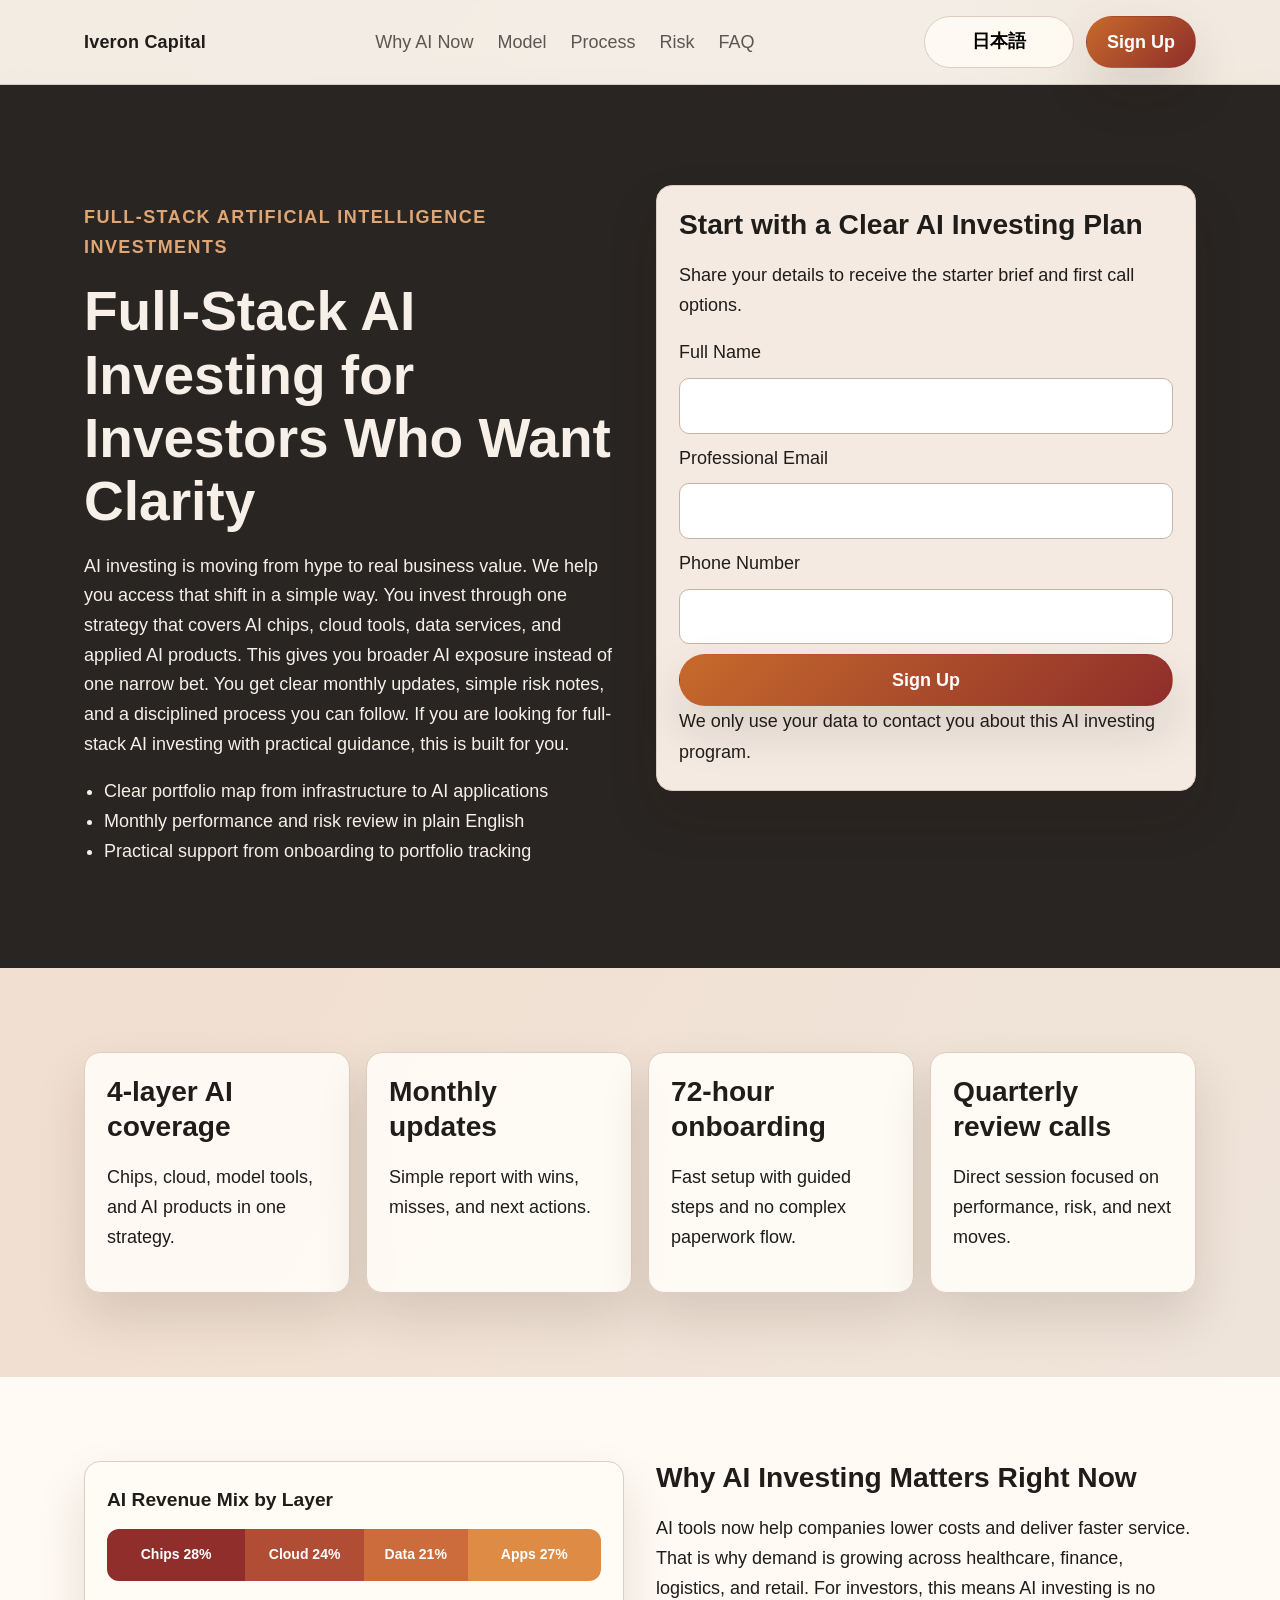
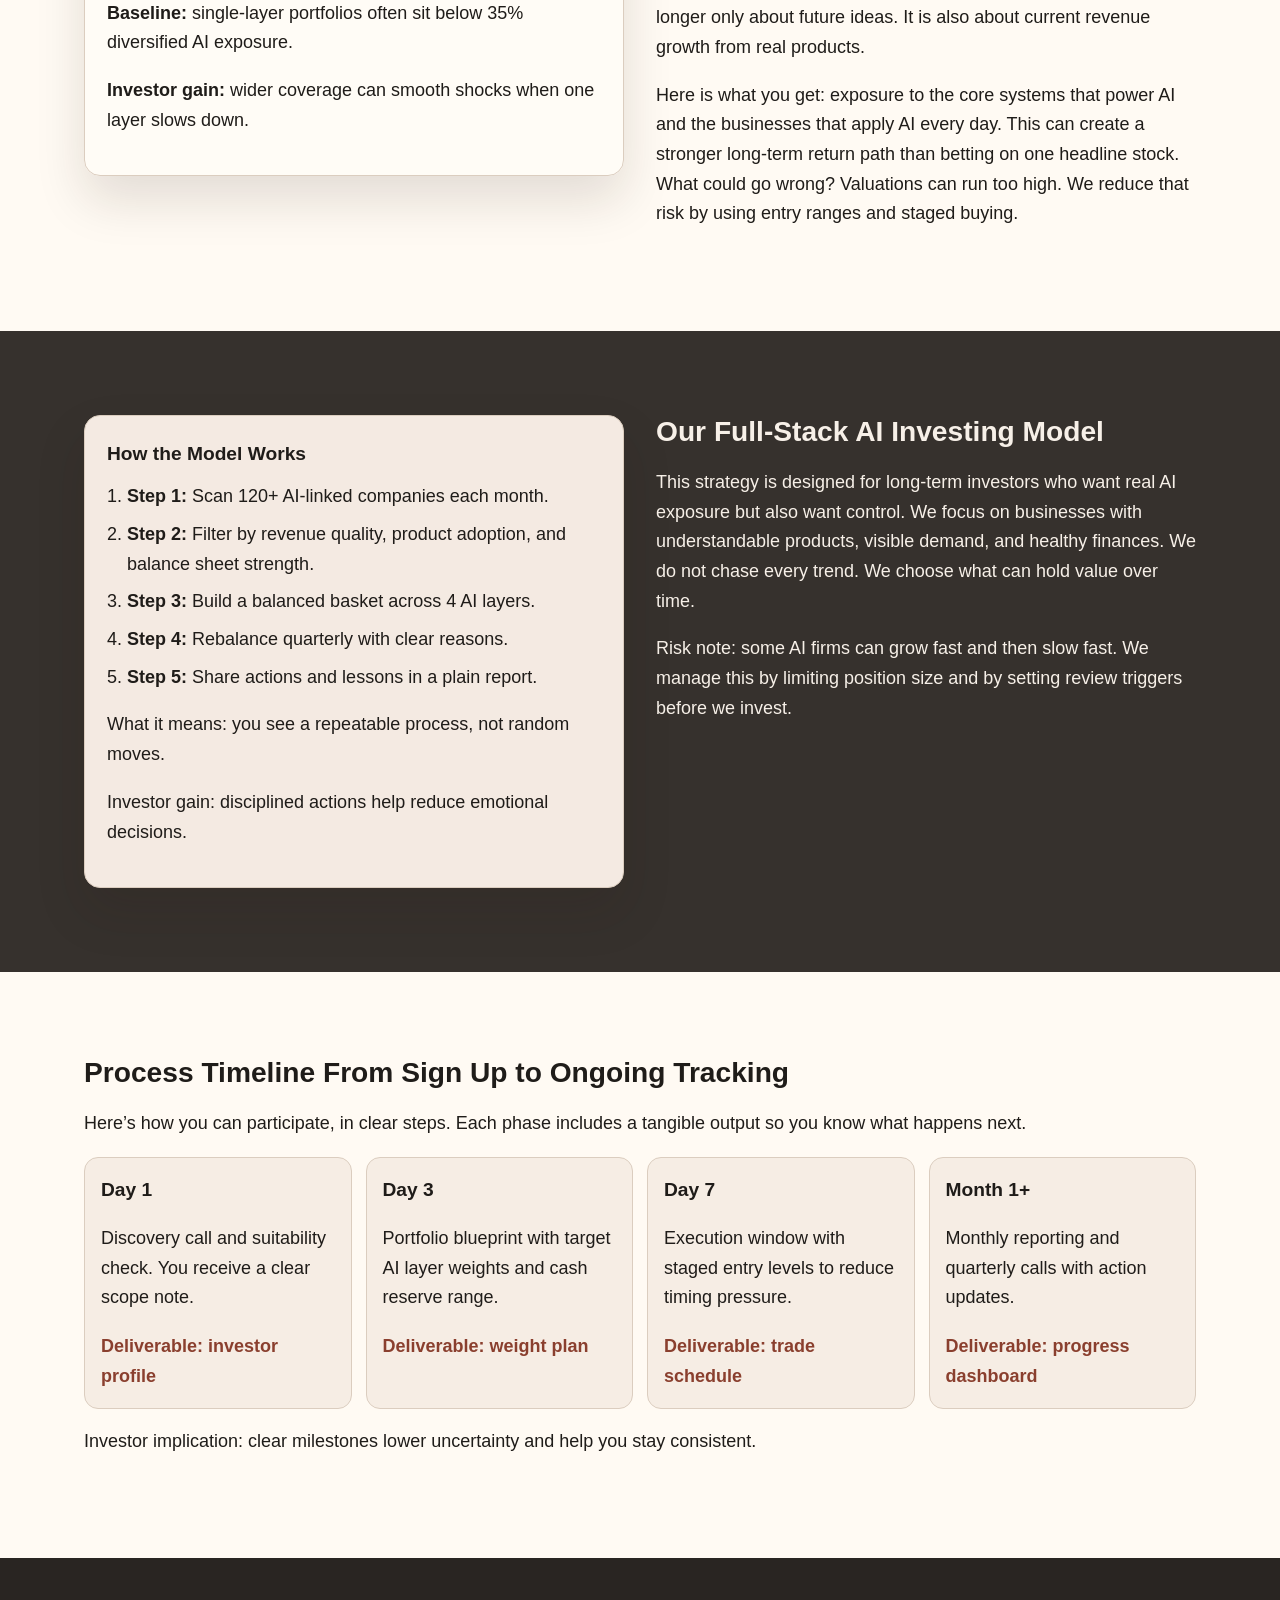
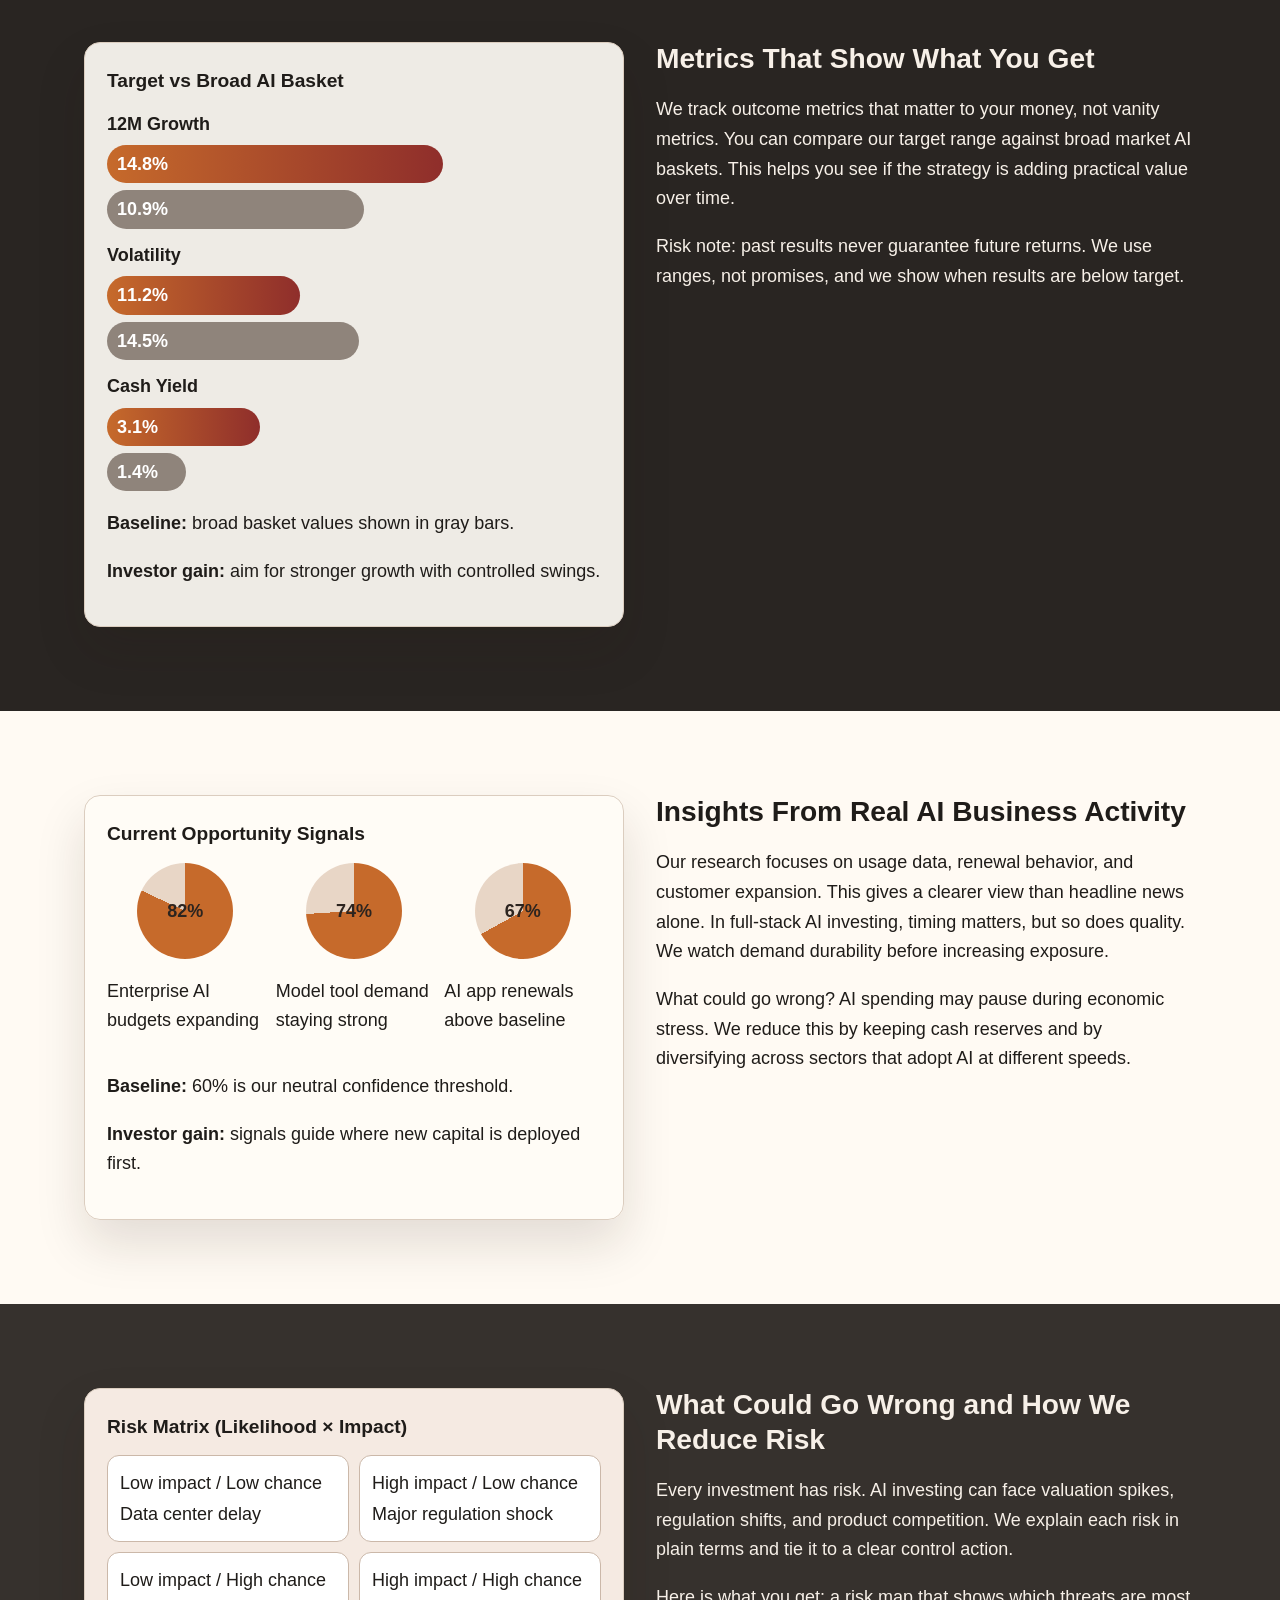
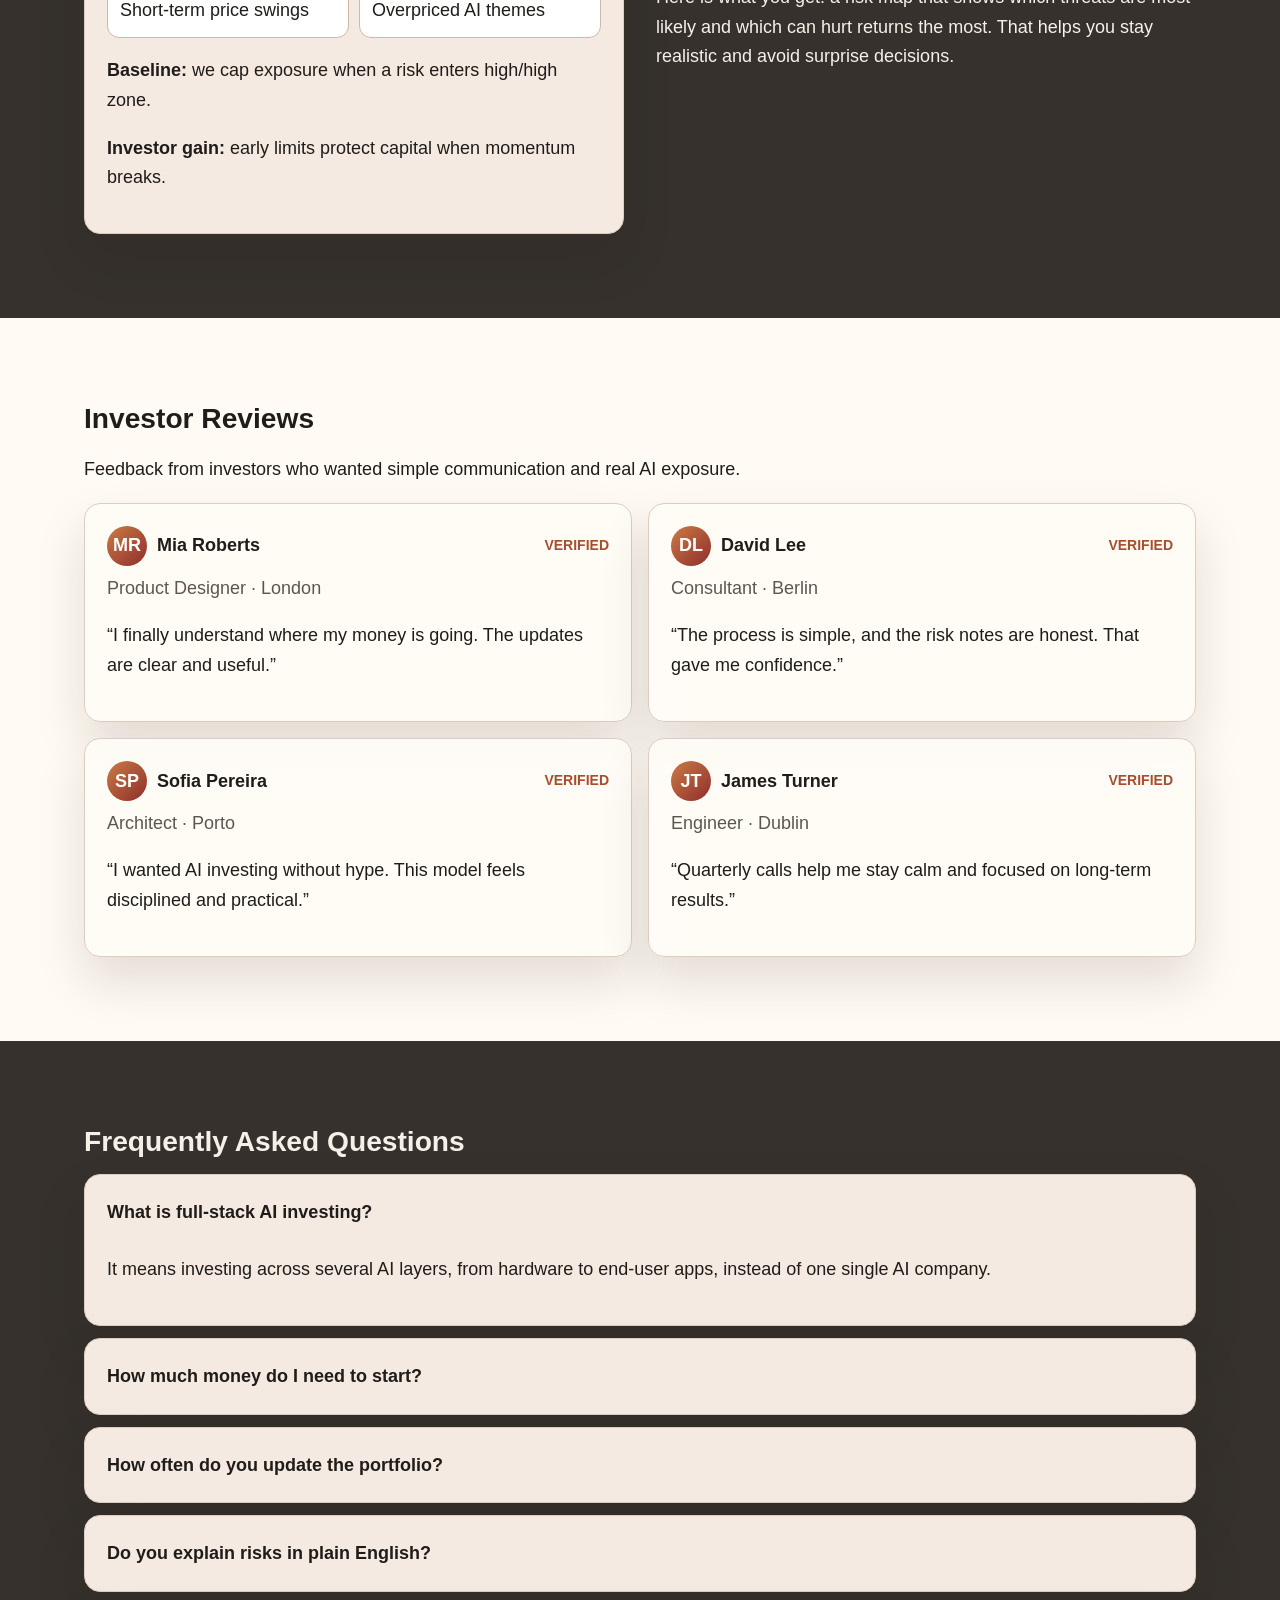
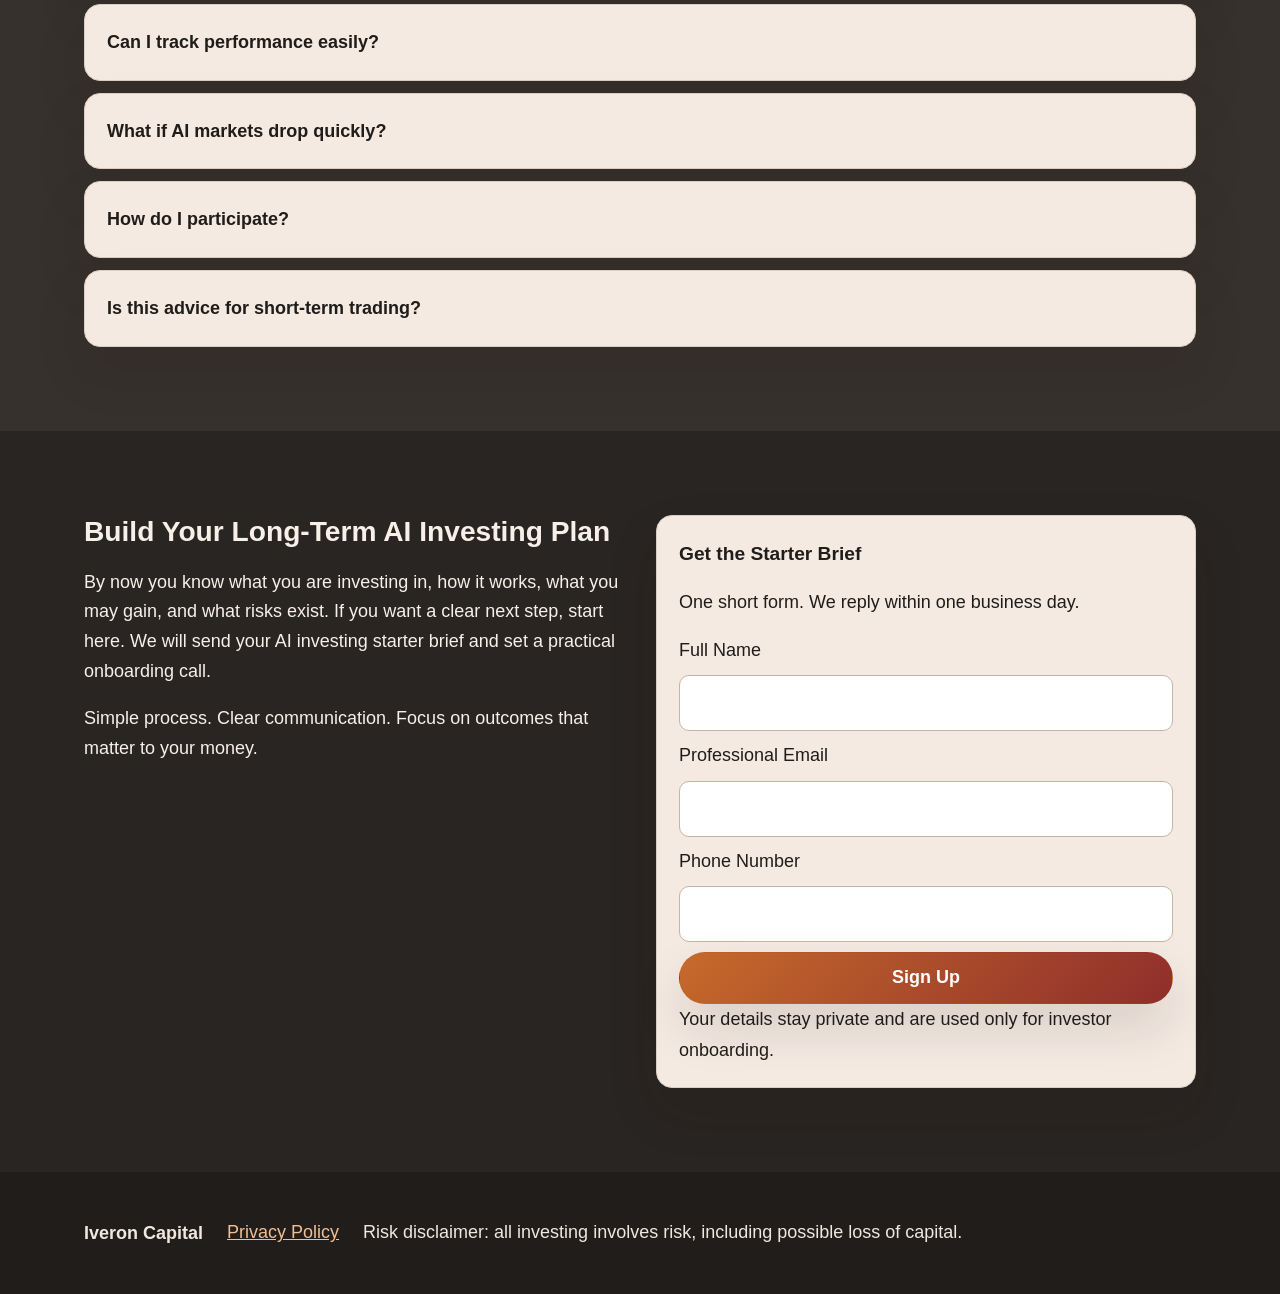
<file: jp/index.html>
<!doctype html>
<html lang="en">
<head>
  <meta charset="UTF-8">
  <meta name="viewport" content="width=device-width, initial-scale=1.0">
  <title>Iveron Capital JP | Full-Stack AI Investing for Long-Term Investors</title>
  <meta name="description" content="Iveron Capital 日本語 page presents full-stack AI investing with clear process, simple risk controls, and transparent investor updates.">
  <link rel="canonical" href="https://iveroncapital.com/jp/index.html">
  <meta property="og:title" content="Iveron Capital | Full-Stack AI Investing">
  <meta property="og:description" content="Learn how full-stack AI investing works, what you get, and how we reduce risk for long-term investors.">
  <meta property="og:type" content="website">
  <meta property="og:url" content="https://iveroncapital.com/jp/index.html">
  <meta property="og:image" content="https://iveroncapital.com/assets/img/og-cover.jpg">
  <meta name="twitter:card" content="summary_large_image">
  <meta name="twitter:title" content="Iveron Capital | Full-Stack AI Investing">
  <meta name="twitter:description" content="A premium, clear path to full-stack AI investing on the 日本語 page.">
  <link rel="alternate" hreflang="en" href="https://iveroncapital.com/index.html">
  <link rel="alternate" hreflang="de" href="https://iveroncapital.com/de/index.html">
  <link rel="alternate" hreflang="fr" href="https://iveroncapital.com/fr/index.html">
  <link rel="alternate" hreflang="es" href="https://iveroncapital.com/es/index.html">
  <link rel="alternate" hreflang="it" href="https://iveroncapital.com/it/index.html">
  <link rel="alternate" hreflang="tr" href="https://iveroncapital.com/tr/index.html">
  <link rel="alternate" hreflang="pt" href="https://iveroncapital.com/pt/index.html">
  <link rel="alternate" hreflang="ja" href="https://iveroncapital.com/jp/index.html">
  <link rel="alternate" hreflang="sk" href="https://iveroncapital.com/sk/index.html">
  <link rel="alternate" hreflang="nl-BE" href="https://iveroncapital.com/be/index.html">
  <link rel="alternate" hreflang="x-default" href="https://iveroncapital.com/index.html">
  <link rel="stylesheet" href="../assets/style.css">
</head>
<body data-lang="日本語" data-root="..">
  <div class="bg-layer" aria-hidden="true">
    <span class="glow glow-one"></span>
    <span class="glow glow-two"></span>
    <span class="mesh"></span>
  </div>

  <header class="site-header">
    <div class="container header-inner">
      <a class="brand" href="../index.html" aria-label="Iveron Capital home">Iveron Capital</a>
      <nav class="main-nav" aria-label="Primary navigation">
        <a href="#market">Why AI Now</a>
        <a href="#model">Model</a>
        <a href="#process">Process</a>
        <a href="#risk">Risk</a>
        <a href="#faq">FAQ</a>
      </nav>
      <div class="header-actions">
        <div class="lang-dropdown" data-dropdown>
          <button class="pill" type="button" aria-haspopup="true" aria-expanded="false" aria-label="Choose language">日本語</button>
          <div class="dropdown-menu" role="menu">
            <a href="../index.html" role="menuitem"><svg class="flag-svg" viewBox="0 0 24 16" aria-hidden="true"><rect width="24" height="16" fill="#1f3f95"/><path d="M0 0L24 16M24 0L0 16" stroke="#fff" stroke-width="3"/><path d="M0 0L24 16M24 0L0 16" stroke="#c8102e" stroke-width="1.5"/><path d="M12 0v16M0 8h24" stroke="#fff" stroke-width="4"/><path d="M12 0v16M0 8h24" stroke="#c8102e" stroke-width="2"/></svg>English</a>
            <a href="../de/index.html" role="menuitem"><svg class="flag-svg" viewBox="0 0 24 16" aria-hidden="true"><rect width="24" height="16" fill="#ffce00"/><rect width="24" height="10.6" fill="#dd0000"/><rect width="24" height="5.3" fill="#000"/></svg>Deutsch</a>
            <a href="../fr/index.html" role="menuitem"><svg class="flag-svg" viewBox="0 0 24 16" aria-hidden="true"><rect width="8" height="16" fill="#0055a4"/><rect x="8" width="8" height="16" fill="#fff"/><rect x="16" width="8" height="16" fill="#ef4135"/></svg>Français</a>
            <a href="../es/index.html" role="menuitem"><svg class="flag-svg" viewBox="0 0 24 16" aria-hidden="true"><rect width="24" height="16" fill="#aa151b"/><rect y="4" width="24" height="8" fill="#f1bf00"/></svg>Español</a>
            <a href="../it/index.html" role="menuitem"><svg class="flag-svg" viewBox="0 0 24 16" aria-hidden="true"><rect width="8" height="16" fill="#009246"/><rect x="8" width="8" height="16" fill="#fff"/><rect x="16" width="8" height="16" fill="#ce2b37"/></svg>Italiano</a>
            <a href="../tr/index.html" role="menuitem"><svg class="flag-svg" viewBox="0 0 24 16" aria-hidden="true"><rect width="24" height="16" fill="#e30a17"/><circle cx="10" cy="8" r="4" fill="#fff"/><circle cx="11" cy="8" r="3.2" fill="#e30a17"/><circle cx="15.5" cy="8" r="1.1" fill="#fff"/></svg>Türkçe</a>
            <a href="../pt/index.html" role="menuitem"><svg class="flag-svg" viewBox="0 0 24 16" aria-hidden="true"><rect width="10" height="16" fill="#006847"/><rect x="10" width="14" height="16" fill="#da291c"/><circle cx="10" cy="8" r="2.2" fill="#ffcd00"/></svg>Português</a>
            <a href="../jp/index.html" role="menuitem"><svg class="flag-svg" viewBox="0 0 24 16" aria-hidden="true"><rect width="24" height="16" fill="#fff"/><circle cx="12" cy="8" r="4" fill="#bc002d"/></svg>日本語</a>
            <a href="../sk/index.html" role="menuitem"><svg class="flag-svg" viewBox="0 0 24 16" aria-hidden="true"><rect width="24" height="16" fill="#ee1c25"/><rect width="24" height="10.6" fill="#0b4ea2"/><rect width="24" height="5.3" fill="#fff"/></svg>Slovenčina</a>
            <a href="../be/index.html" role="menuitem"><svg class="flag-svg" viewBox="0 0 24 16" aria-hidden="true"><rect width="8" height="16" fill="#000"/><rect x="8" width="8" height="16" fill="#ffd90c"/><rect x="16" width="8" height="16" fill="#ef3340"/></svg>Belgium</a>
          </div>
        </div>
        <a class="btn cta" href="#lead-form">Sign Up</a>
      </div>
      <button class="burger" type="button" aria-label="Open menu" aria-controls="mobile-drawer" aria-expanded="false">☰</button>
    </div>
  </header>

  <aside id="mobile-drawer" class="drawer" aria-hidden="true">
    <div class="drawer-panel" role="dialog" aria-modal="true" aria-label="Mobile menu">
      <button class="drawer-close" type="button" aria-label="Close menu">✕</button>
      <nav class="drawer-nav" aria-label="Mobile navigation">
        <a href="#market">Why AI Now</a>
        <a href="#model">Model</a>
        <a href="#process">Process</a>
        <a href="#risk">Risk</a>
        <a href="#faq">FAQ</a>
      </nav>
      <div class="lang-dropdown" data-dropdown>
        <button class="pill" type="button" aria-haspopup="true" aria-expanded="false" aria-label="Choose language">日本語</button>
        <div class="dropdown-menu" role="menu">
          <a href="../index.html" role="menuitem"><svg class="flag-svg" viewBox="0 0 24 16" aria-hidden="true"><rect width="24" height="16" fill="#1f3f95"/><path d="M0 0L24 16M24 0L0 16" stroke="#fff" stroke-width="3"/><path d="M0 0L24 16M24 0L0 16" stroke="#c8102e" stroke-width="1.5"/><path d="M12 0v16M0 8h24" stroke="#fff" stroke-width="4"/><path d="M12 0v16M0 8h24" stroke="#c8102e" stroke-width="2"/></svg>English</a>
          <a href="../de/index.html" role="menuitem"><svg class="flag-svg" viewBox="0 0 24 16" aria-hidden="true"><rect width="24" height="16" fill="#ffce00"/><rect width="24" height="10.6" fill="#dd0000"/><rect width="24" height="5.3" fill="#000"/></svg>Deutsch</a>
          <a href="../fr/index.html" role="menuitem"><svg class="flag-svg" viewBox="0 0 24 16" aria-hidden="true"><rect width="8" height="16" fill="#0055a4"/><rect x="8" width="8" height="16" fill="#fff"/><rect x="16" width="8" height="16" fill="#ef4135"/></svg>Français</a>
          <a href="../es/index.html" role="menuitem"><svg class="flag-svg" viewBox="0 0 24 16" aria-hidden="true"><rect width="24" height="16" fill="#aa151b"/><rect y="4" width="24" height="8" fill="#f1bf00"/></svg>Español</a>
          <a href="../it/index.html" role="menuitem"><svg class="flag-svg" viewBox="0 0 24 16" aria-hidden="true"><rect width="8" height="16" fill="#009246"/><rect x="8" width="8" height="16" fill="#fff"/><rect x="16" width="8" height="16" fill="#ce2b37"/></svg>Italiano</a>
          <a href="../tr/index.html" role="menuitem"><svg class="flag-svg" viewBox="0 0 24 16" aria-hidden="true"><rect width="24" height="16" fill="#e30a17"/><circle cx="10" cy="8" r="4" fill="#fff"/><circle cx="11" cy="8" r="3.2" fill="#e30a17"/><circle cx="15.5" cy="8" r="1.1" fill="#fff"/></svg>Türkçe</a>
          <a href="../pt/index.html" role="menuitem"><svg class="flag-svg" viewBox="0 0 24 16" aria-hidden="true"><rect width="10" height="16" fill="#006847"/><rect x="10" width="14" height="16" fill="#da291c"/><circle cx="10" cy="8" r="2.2" fill="#ffcd00"/></svg>Português</a>
          <a href="../jp/index.html" role="menuitem"><svg class="flag-svg" viewBox="0 0 24 16" aria-hidden="true"><rect width="24" height="16" fill="#fff"/><circle cx="12" cy="8" r="4" fill="#bc002d"/></svg>日本語</a>
          <a href="../sk/index.html" role="menuitem"><svg class="flag-svg" viewBox="0 0 24 16" aria-hidden="true"><rect width="24" height="16" fill="#ee1c25"/><rect width="24" height="10.6" fill="#0b4ea2"/><rect width="24" height="5.3" fill="#fff"/></svg>Slovenčina</a>
          <a href="../be/index.html" role="menuitem"><svg class="flag-svg" viewBox="0 0 24 16" aria-hidden="true"><rect width="8" height="16" fill="#000"/><rect x="8" width="8" height="16" fill="#ffd90c"/><rect x="16" width="8" height="16" fill="#ef3340"/></svg>Belgium</a>
        </div>
      </div>
      <a class="btn cta" href="#lead-form">Sign Up</a>
    </div>
  </aside>

  <main>
    <section class="hero section-dark">
      <div class="container split">
        <div>
          <p class="eyebrow">Full-Stack Artificial Intelligence Investments</p>
          <h1>Full-Stack AI Investing for Investors Who Want Clarity</h1>
          <p>AI investing is moving from hype to real business value. We help you access that shift in a simple way. You invest through one strategy that covers AI chips, cloud tools, data services, and applied AI products. This gives you broader AI exposure instead of one narrow bet. You get clear monthly updates, simple risk notes, and a disciplined process you can follow. If you are looking for full-stack AI investing with practical guidance, this is built for you.</p>
          <ul class="hero-points">
            <li>Clear portfolio map from infrastructure to AI applications</li>
            <li>Monthly performance and risk review in plain English</li>
            <li>Practical support from onboarding to portfolio tracking</li>
          </ul>
        </div>
        <div class="glass-panel" id="lead-form">
          <h2>Start with a Clear AI Investing Plan</h2>
          <p>Share your details to receive the starter brief and first call options.</p>
          <form>
            <label for="name-hero">Full Name</label>
            <input id="name-hero" type="text" name="full_name" required>
            <label for="email-hero">Professional Email</label>
            <input id="email-hero" type="email" name="email" required>
            <label for="phone-hero">Phone Number</label>
            <input id="phone-hero" type="tel" name="phone" required>
            <button class="btn cta" type="submit">Sign Up</button>
          </form>
          <small>We only use your data to contact you about this AI investing program.</small>
        </div>
      </div>
    </section>

    <section class="kpi-strip">
      <div class="container kpi-grid">
        <article><h2>4-layer AI coverage</h2><p>Chips, cloud, model tools, and AI products in one strategy.</p></article>
        <article><h2>Monthly updates</h2><p>Simple report with wins, misses, and next actions.</p></article>
        <article><h2>72-hour onboarding</h2><p>Fast setup with guided steps and no complex paperwork flow.</p></article>
        <article><h2>Quarterly review calls</h2><p>Direct session focused on performance, risk, and next moves.</p></article>
      </div>
    </section>

    <section id="market" class="section-light">
      <div class="container split reverse">
        <div>
          <h2>Why AI Investing Matters Right Now</h2>
          <p>AI tools now help companies lower costs and deliver faster service. That is why demand is growing across healthcare, finance, logistics, and retail. For investors, this means AI investing is no longer only about future ideas. It is also about current revenue growth from real products.</p>
          <p>Here is what you get: exposure to the core systems that power AI and the businesses that apply AI every day. This can create a stronger long-term return path than betting on one headline stock. What could go wrong? Valuations can run too high. We reduce that risk by using entry ranges and staged buying.</p>
        </div>
        <div class="visual-card stack-chart">
          <h3>AI Revenue Mix by Layer</h3>
          <div class="stack"><span style="width:28%">Chips 28%</span><span style="width:24%">Cloud 24%</span><span style="width:21%">Data 21%</span><span style="width:27%">Apps 27%</span></div>
          <p><strong>Baseline:</strong> single-layer portfolios often sit below 35% diversified AI exposure.</p>
          <p><strong>Investor gain:</strong> wider coverage can smooth shocks when one layer slows down.</p>
        </div>
      </div>
    </section>

    <section id="model" class="section-soft-dark">
      <div class="container split">
        <div class="visual-card architecture">
          <h3>How the Model Works</h3>
          <ol>
            <li><strong>Step 1:</strong> Scan 120+ AI-linked companies each month.</li>
            <li><strong>Step 2:</strong> Filter by revenue quality, product adoption, and balance sheet strength.</li>
            <li><strong>Step 3:</strong> Build a balanced basket across 4 AI layers.</li>
            <li><strong>Step 4:</strong> Rebalance quarterly with clear reasons.</li>
            <li><strong>Step 5:</strong> Share actions and lessons in a plain report.</li>
          </ol>
          <p>What it means: you see a repeatable process, not random moves.</p>
          <p>Investor gain: disciplined actions help reduce emotional decisions.</p>
        </div>
        <div>
          <h2>Our Full-Stack AI Investing Model</h2>
          <p>This strategy is designed for long-term investors who want real AI exposure but also want control. We focus on businesses with understandable products, visible demand, and healthy finances. We do not chase every trend. We choose what can hold value over time.</p>
          <p>Risk note: some AI firms can grow fast and then slow fast. We manage this by limiting position size and by setting review triggers before we invest.</p>
        </div>
      </div>
    </section>

    <section id="process" class="section-light">
      <div class="container">
        <h2>Process Timeline From Sign Up to Ongoing Tracking</h2>
        <p>Here’s how you can participate, in clear steps. Each phase includes a tangible output so you know what happens next.</p>
        <div class="timeline">
          <article><h3>Day 1</h3><p>Discovery call and suitability check. You receive a clear scope note.</p><span>Deliverable: investor profile</span></article>
          <article><h3>Day 3</h3><p>Portfolio blueprint with target AI layer weights and cash reserve range.</p><span>Deliverable: weight plan</span></article>
          <article><h3>Day 7</h3><p>Execution window with staged entry levels to reduce timing pressure.</p><span>Deliverable: trade schedule</span></article>
          <article><h3>Month 1+</h3><p>Monthly reporting and quarterly calls with action updates.</p><span>Deliverable: progress dashboard</span></article>
        </div>
        <p>Investor implication: clear milestones lower uncertainty and help you stay consistent.</p>
      </div>
    </section>

    <section class="section-dark metrics">
      <div class="container split reverse">
        <div>
          <h2>Metrics That Show What You Get</h2>
          <p>We track outcome metrics that matter to your money, not vanity metrics. You can compare our target range against broad market AI baskets. This helps you see if the strategy is adding practical value over time.</p>
          <p>Risk note: past results never guarantee future returns. We use ranges, not promises, and we show when results are below target.</p>
        </div>
        <div class="visual-card compare-bars">
          <h3>Target vs Broad AI Basket</h3>
          <div class="bar-row"><label>12M Growth</label><div><span class="us" style="width:68%">14.8%</span><span class="base" style="width:52%">10.9%</span></div></div>
          <div class="bar-row"><label>Volatility</label><div><span class="us" style="width:39%">11.2%</span><span class="base" style="width:51%">14.5%</span></div></div>
          <div class="bar-row"><label>Cash Yield</label><div><span class="us" style="width:31%">3.1%</span><span class="base" style="width:16%">1.4%</span></div></div>
          <p><strong>Baseline:</strong> broad basket values shown in gray bars.</p>
          <p><strong>Investor gain:</strong> aim for stronger growth with controlled swings.</p>
        </div>
      </div>
    </section>

    <section class="section-light insights">
      <div class="container split">
        <div class="visual-card rings">
          <h3>Current Opportunity Signals</h3>
          <div class="ring-grid">
            <div><span class="ring" style="--val:82">82%</span><p>Enterprise AI budgets expanding</p></div>
            <div><span class="ring" style="--val:74">74%</span><p>Model tool demand staying strong</p></div>
            <div><span class="ring" style="--val:67">67%</span><p>AI app renewals above baseline</p></div>
          </div>
          <p><strong>Baseline:</strong> 60% is our neutral confidence threshold.</p>
          <p><strong>Investor gain:</strong> signals guide where new capital is deployed first.</p>
        </div>
        <div>
          <h2>Insights From Real AI Business Activity</h2>
          <p>Our research focuses on usage data, renewal behavior, and customer expansion. This gives a clearer view than headline news alone. In full-stack AI investing, timing matters, but so does quality. We watch demand durability before increasing exposure.</p>
          <p>What could go wrong? AI spending may pause during economic stress. We reduce this by keeping cash reserves and by diversifying across sectors that adopt AI at different speeds.</p>
        </div>
      </div>
    </section>

    <section id="risk" class="section-soft-dark">
      <div class="container split reverse">
        <div>
          <h2>What Could Go Wrong and How We Reduce Risk</h2>
          <p>Every investment has risk. AI investing can face valuation spikes, regulation shifts, and product competition. We explain each risk in plain terms and tie it to a clear control action.</p>
          <p>Here is what you get: a risk map that shows which threats are most likely and which can hurt returns the most. That helps you stay realistic and avoid surprise decisions.</p>
        </div>
        <div class="visual-card risk-matrix">
          <h3>Risk Matrix (Likelihood × Impact)</h3>
          <div class="matrix-grid">
            <span>Low impact / Low chance<br>Data center delay</span>
            <span>High impact / Low chance<br>Major regulation shock</span>
            <span>Low impact / High chance<br>Short-term price swings</span>
            <span>High impact / High chance<br>Overpriced AI themes</span>
          </div>
          <p><strong>Baseline:</strong> we cap exposure when a risk enters high/high zone.</p>
          <p><strong>Investor gain:</strong> early limits protect capital when momentum breaks.</p>
        </div>
      </div>
    </section>

    <section class="section-light reviews">
      <div class="container">
        <h2>Investor Reviews</h2>
        <p>Feedback from investors who wanted simple communication and real AI exposure.</p>
        <div class="review-grid">
          <article class="review-card"><div class="review-head"><span class="avatar">MR</span><strong>Mia Roberts</strong><em>VERIFIED</em></div><p class="meta">Product Designer · London</p><p>“I finally understand where my money is going. The updates are clear and useful.”</p></article>
          <article class="review-card"><div class="review-head"><span class="avatar">DL</span><strong>David Lee</strong><em>VERIFIED</em></div><p class="meta">Consultant · Berlin</p><p>“The process is simple, and the risk notes are honest. That gave me confidence.”</p></article>
          <article class="review-card"><div class="review-head"><span class="avatar">SP</span><strong>Sofia Pereira</strong><em>VERIFIED</em></div><p class="meta">Architect · Porto</p><p>“I wanted AI investing without hype. This model feels disciplined and practical.”</p></article>
          <article class="review-card"><div class="review-head"><span class="avatar">JT</span><strong>James Turner</strong><em>VERIFIED</em></div><p class="meta">Engineer · Dublin</p><p>“Quarterly calls help me stay calm and focused on long-term results.”</p></article>
        </div>
      </div>
    </section>

    <section id="faq" class="section-soft-dark faq">
      <div class="container">
        <h2>Frequently Asked Questions</h2>
        <div class="faq-list">
          <article class="faq-item"><button aria-expanded="true">What is full-stack AI investing?</button><div class="faq-content open"><p>It means investing across several AI layers, from hardware to end-user apps, instead of one single AI company.</p></div></article>
          <article class="faq-item"><button aria-expanded="false">How much money do I need to start?</button><div class="faq-content"><p>You can start with a level that matches your plan. We define position sizes so one move does not control your full portfolio.</p></div></article>
          <article class="faq-item"><button aria-expanded="false">How often do you update the portfolio?</button><div class="faq-content"><p>We review monthly and rebalance quarterly, or sooner if a major risk event changes the outlook.</p></div></article>
          <article class="faq-item"><button aria-expanded="false">Do you explain risks in plain English?</button><div class="faq-content"><p>Yes. Each report includes what happened, why it matters, and what action we take next.</p></div></article>
          <article class="faq-item"><button aria-expanded="false">Can I track performance easily?</button><div class="faq-content"><p>Yes. You receive a simple view of growth, volatility, cash position, and key changes.</p></div></article>
          <article class="faq-item"><button aria-expanded="false">What if AI markets drop quickly?</button><div class="faq-content"><p>We use staged entries, exposure caps, and cash reserves to reduce downside pressure.</p></div></article>
          <article class="faq-item"><button aria-expanded="false">How do I participate?</button><div class="faq-content"><p>Use the Sign Up form. We then schedule a call, review fit, and share your first roadmap.</p></div></article>
          <article class="faq-item"><button aria-expanded="false">Is this advice for short-term trading?</button><div class="faq-content"><p>No. This strategy is built for disciplined long-term investors who want structured AI exposure.</p></div></article>
        </div>
      </div>
    </section>

    <section class="final-cta section-dark">
      <div class="container split">
        <div>
          <h2>Build Your Long-Term AI Investing Plan</h2>
          <p>By now you know what you are investing in, how it works, what you may gain, and what risks exist. If you want a clear next step, start here. We will send your AI investing starter brief and set a practical onboarding call.</p>
          <p>Simple process. Clear communication. Focus on outcomes that matter to your money.</p>
        </div>
        <div class="glass-panel">
          <h3>Get the Starter Brief</h3>
          <p>One short form. We reply within one business day.</p>
          <form>
            <label for="name-final">Full Name</label>
            <input id="name-final" type="text" name="full_name" required>
            <label for="email-final">Professional Email</label>
            <input id="email-final" type="email" name="email" required>
            <label for="phone-final">Phone Number</label>
            <input id="phone-final" type="tel" name="phone" required>
            <button class="btn cta" type="submit">Sign Up</button>
          </form>
          <small>Your details stay private and are used only for investor onboarding.</small>
        </div>
      </div>
    </section>
  </main>

  <footer class="site-footer">
    <div class="container footer-inner">
      <strong>Iveron Capital</strong>
      <button class="privacy-link" type="button">Privacy Policy</button>
      <p>Risk disclaimer: all investing involves risk, including possible loss of capital.</p>
    </div>
  </footer>

  <div class="modal" id="privacy-modal" aria-hidden="true">
    <div class="modal-panel" role="dialog" aria-modal="true" aria-label="Privacy policy">
      <button class="modal-x" type="button" aria-label="Close privacy modal">✕</button>
      <h2>Privacy Policy</h2>
      <div class="policy-content">
        <h3>Introduction</h3><p>This policy explains how Iveron Capital handles your personal data in clear language.</p>
        <h3>Data collection</h3><p>We collect your name, professional email, phone number, and communication history when you contact us.</p>
        <h3>Legal basis</h3><p>We use your data to respond to your request and run onboarding services you ask for.</p>
        <h3>Cookies</h3><p>We use essential cookies for site function and optional analytics cookies to improve user experience.</p>
        <h3>Retention</h3><p>We keep your data only as long as needed for service delivery, records, and legal obligations.</p>
        <h3>Third-party sharing</h3><p>We share data only with trusted service providers needed for hosting, email, and secure records.</p>
        <h3>Security</h3><p>We protect data with access controls, encryption in transit, and regular security review steps.</p>
        <h3>User rights</h3><p>You can request access, correction, deletion, or restriction of processing at any time.</p>
        <h3>International transfers</h3><p>If data moves across borders, we use contract safeguards to keep protections in place.</p>
        <h3>Industry risk disclosure</h3><p>Digital systems can face cyber incidents. We reduce risk but no online system is risk free.</p>
        <h3>Contact</h3><p>For privacy questions, email privacy@iveroncapital.com.</p>
      </div>
      <div class="modal-footer">
        <button class="btn ghost close-modal" type="button">Close</button>
      </div>
    </div>
  </div>

  <script type="application/ld+json">
  {
    "@context": "https://schema.org",
    "@graph": [
      {"@type":"Organization","name":"Iveron Capital","url":"https://iveroncapital.com","logo":"https://iveroncapital.com/assets/img/logo.png"},
      {"@type":"WebSite","name":"Iveron Capital","url":"https://iveroncapital.com"},
      {"@type":"FAQPage","mainEntity":[
        {"@type":"Question","name":"What is full-stack AI investing?","acceptedAnswer":{"@type":"Answer","text":"It is investing across multiple AI layers from chips to applications."}},
        {"@type":"Question","name":"How often do you update?","acceptedAnswer":{"@type":"Answer","text":"Monthly review and quarterly rebalance, with faster action when needed."}}
      ]},
      {"@type":"Review","itemReviewed":{"@type":"Service","name":"Iveron Capital AI Investing"},"reviewRating":{"@type":"Rating","ratingValue":"5"},"author":{"@type":"Person","name":"Mia Roberts"}}
    ]
  }
  </script>
  <script src="../assets/app.js" defer></script>
</body>
</html>
</file>
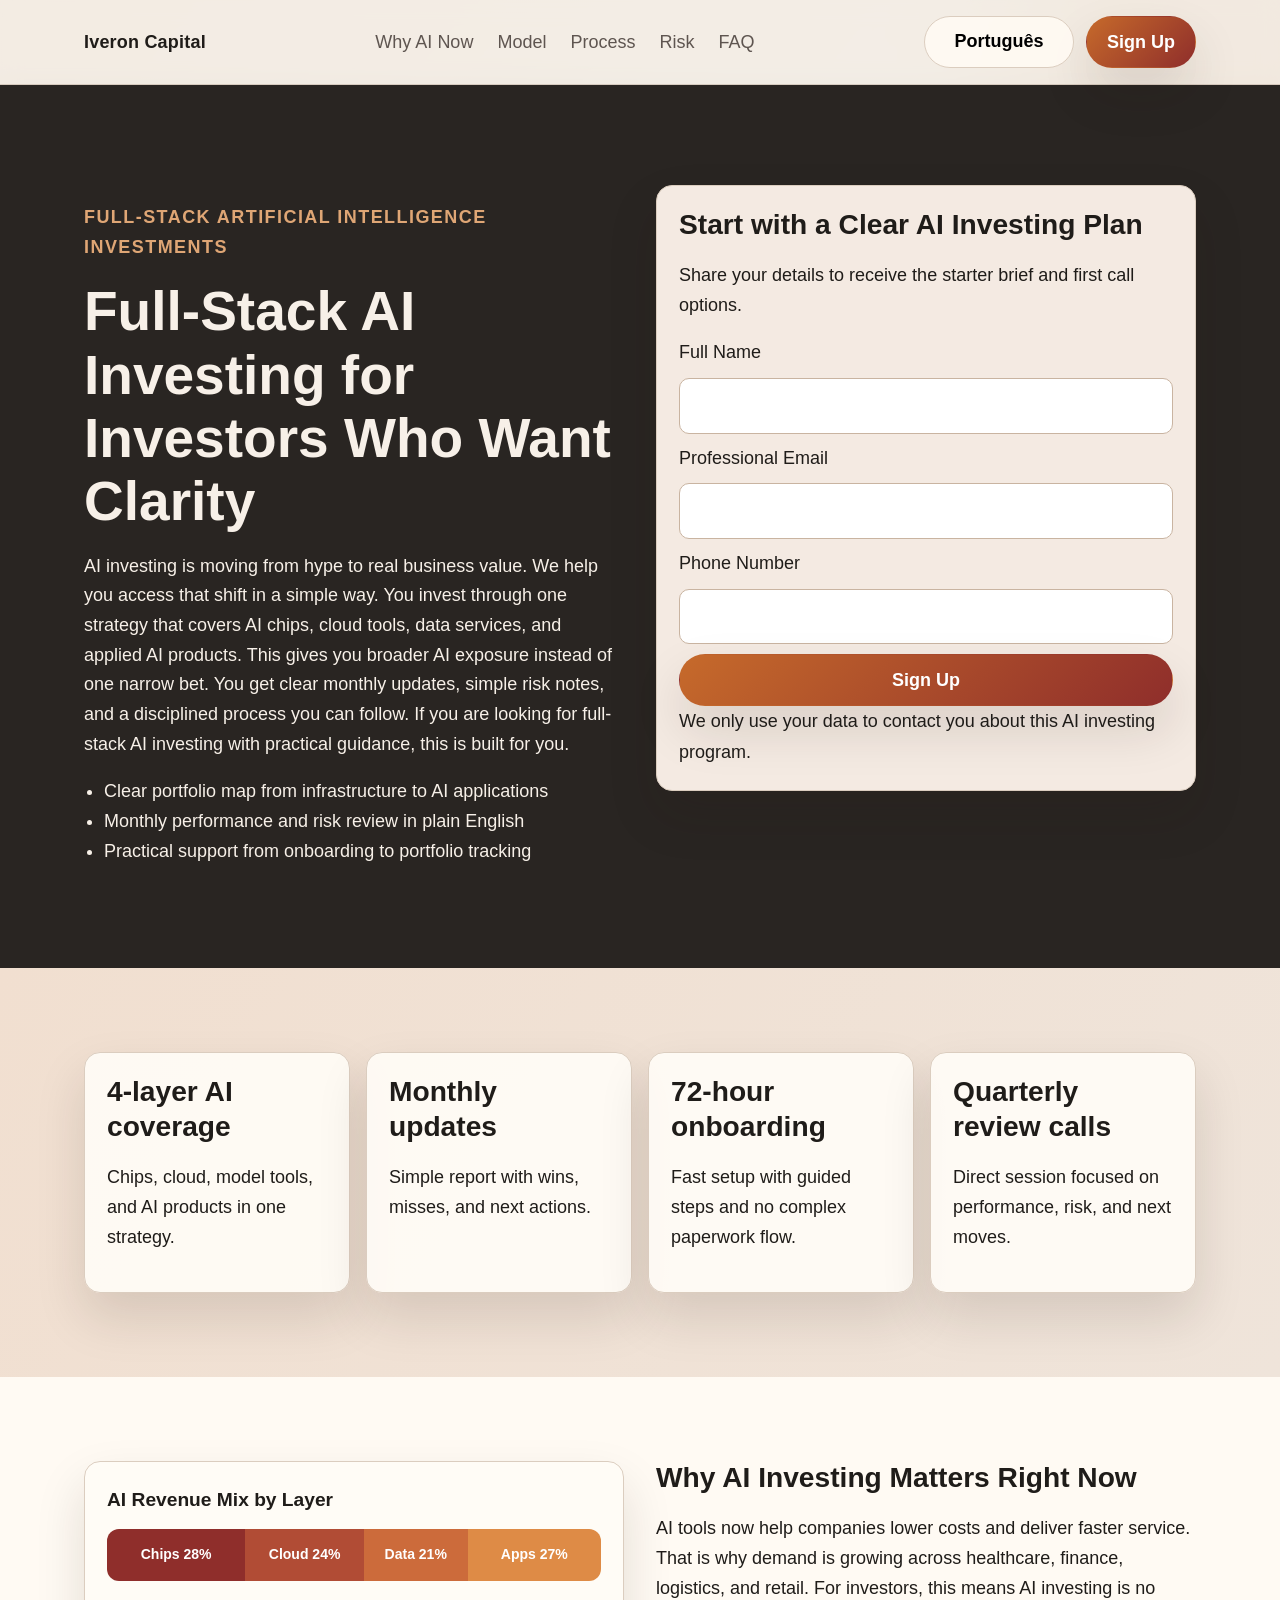
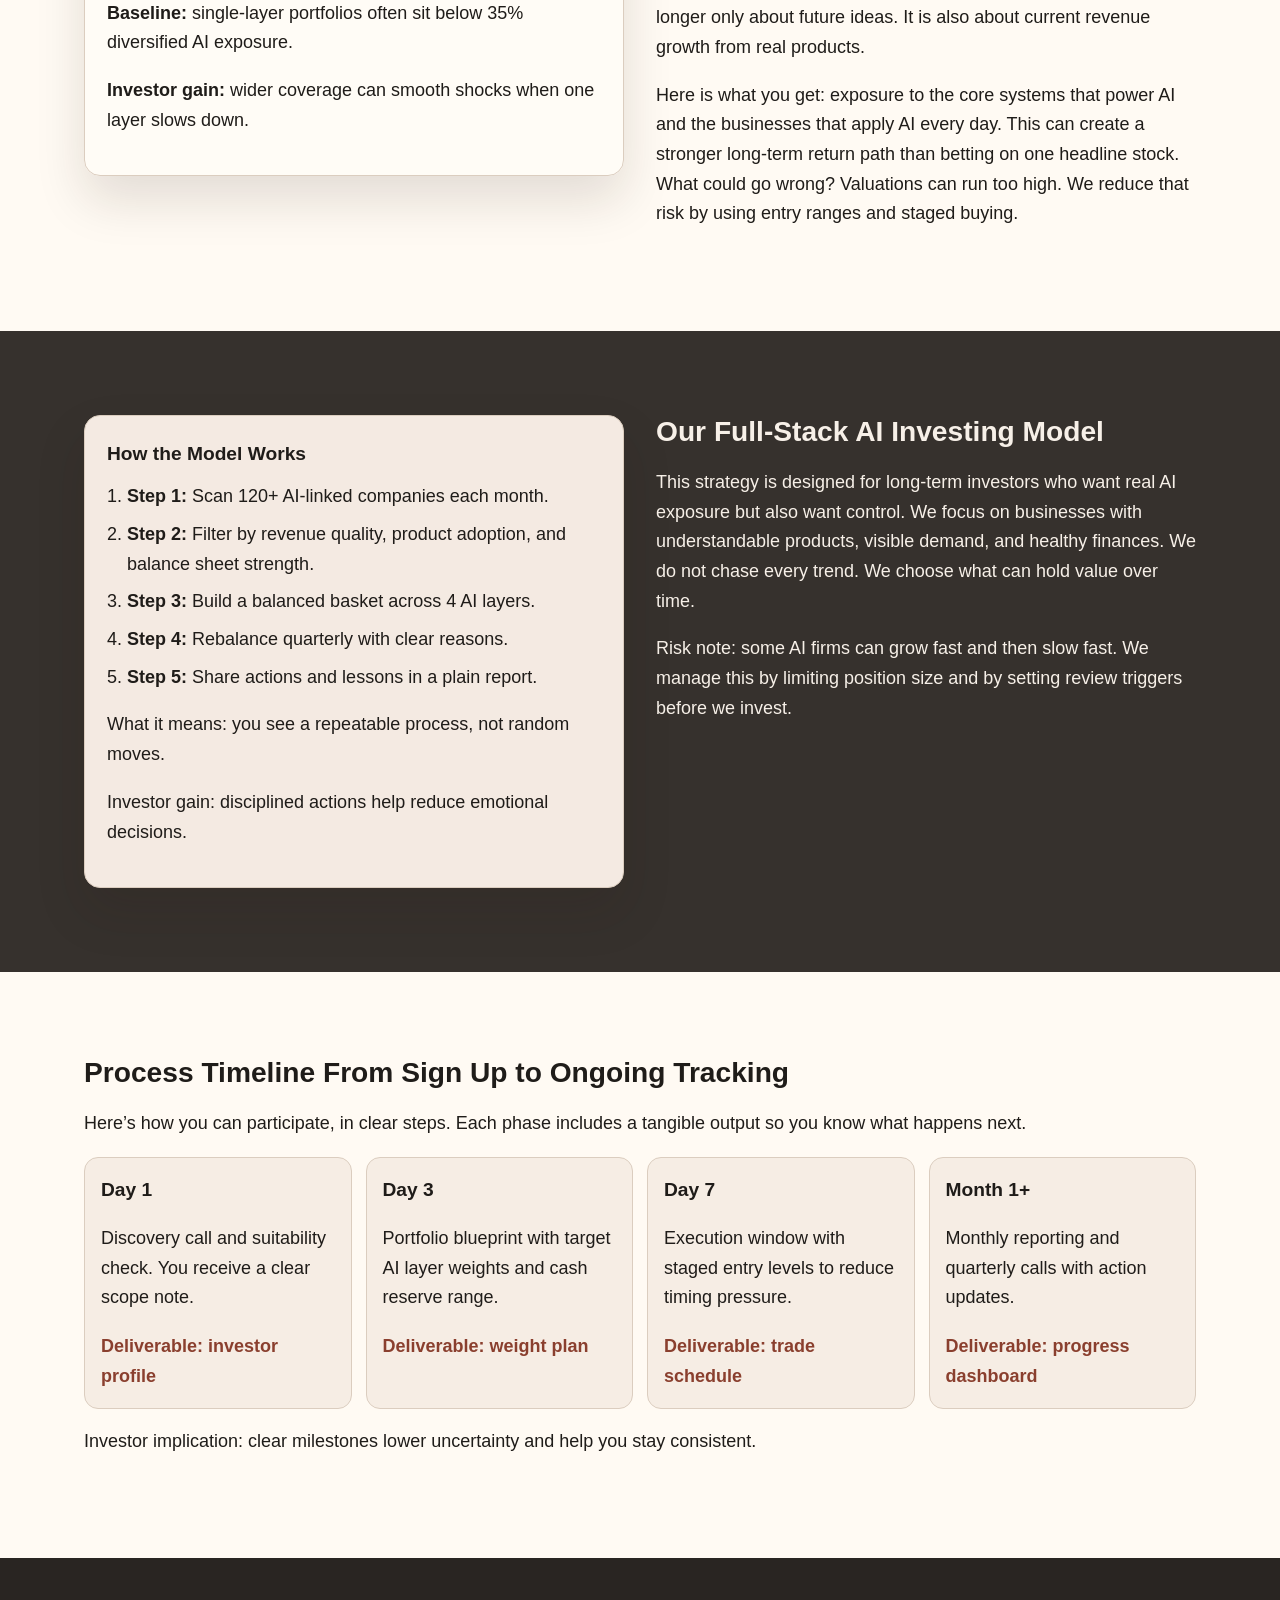
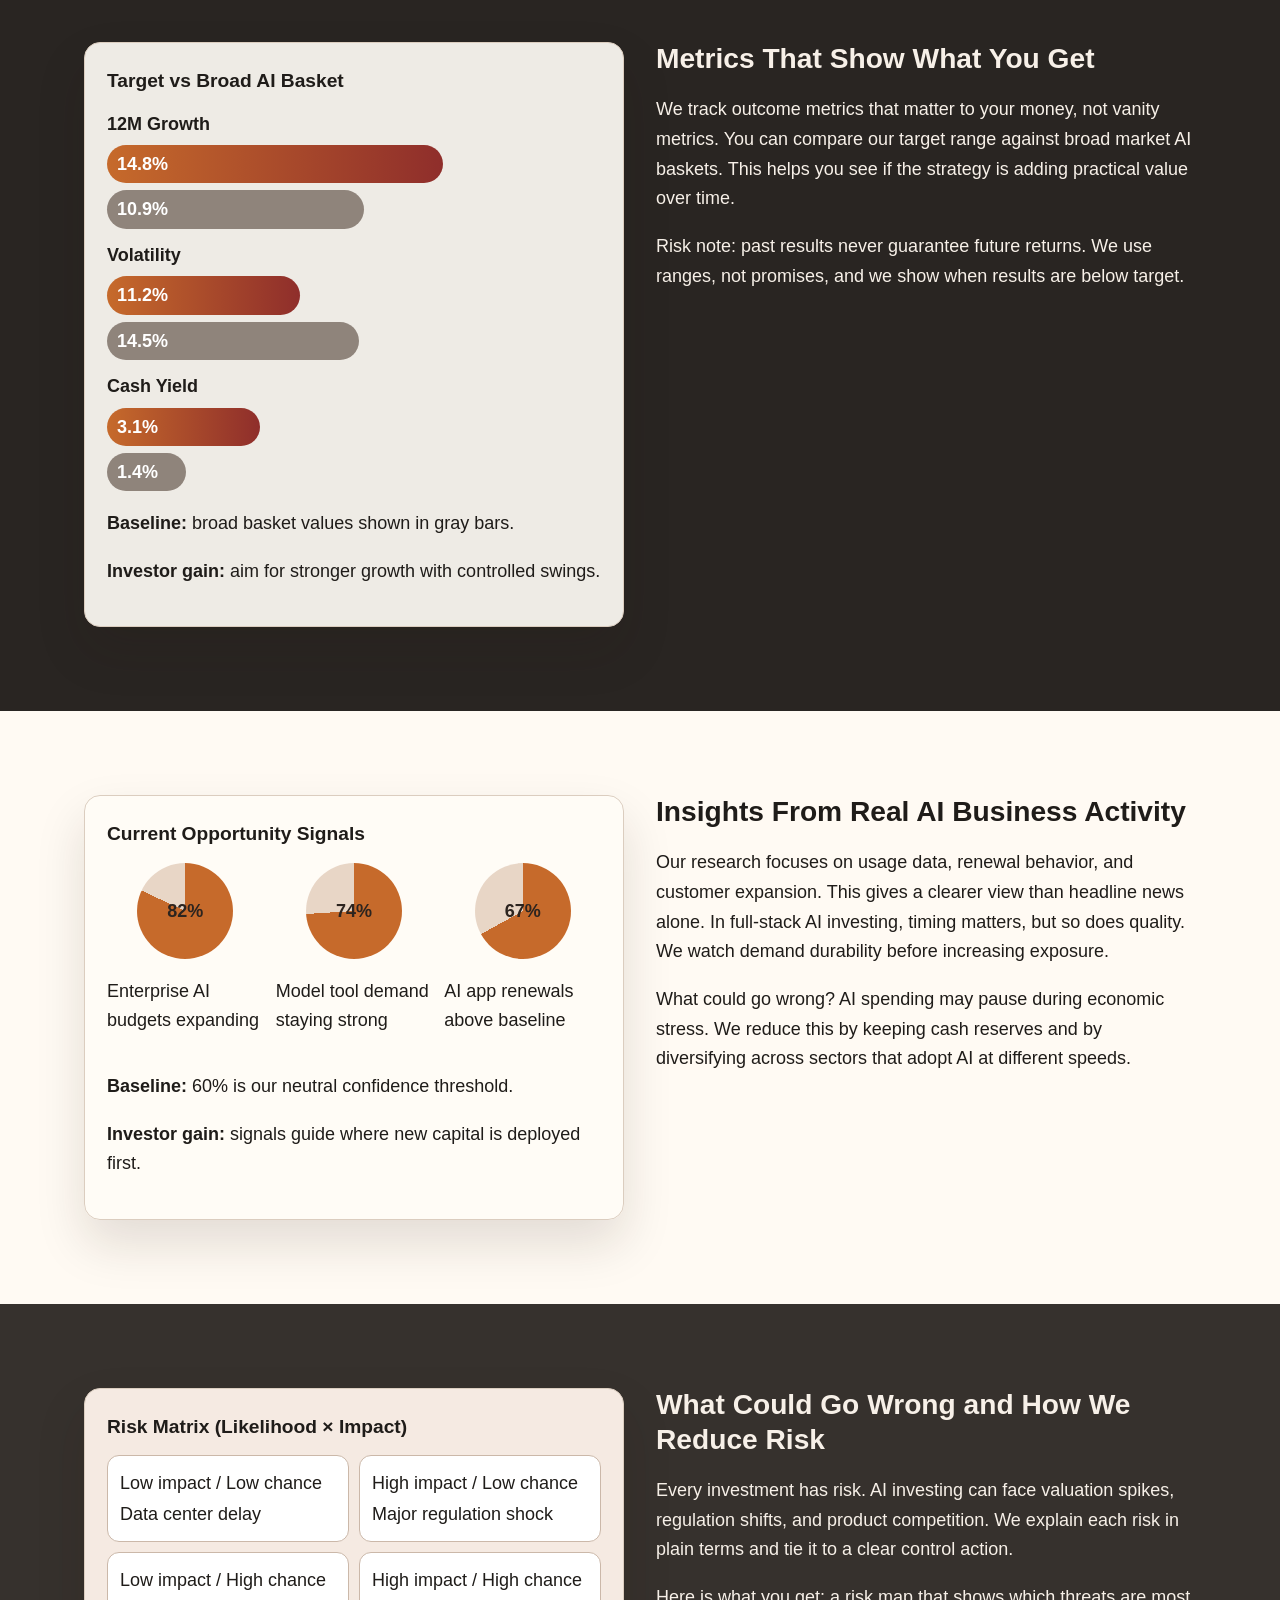
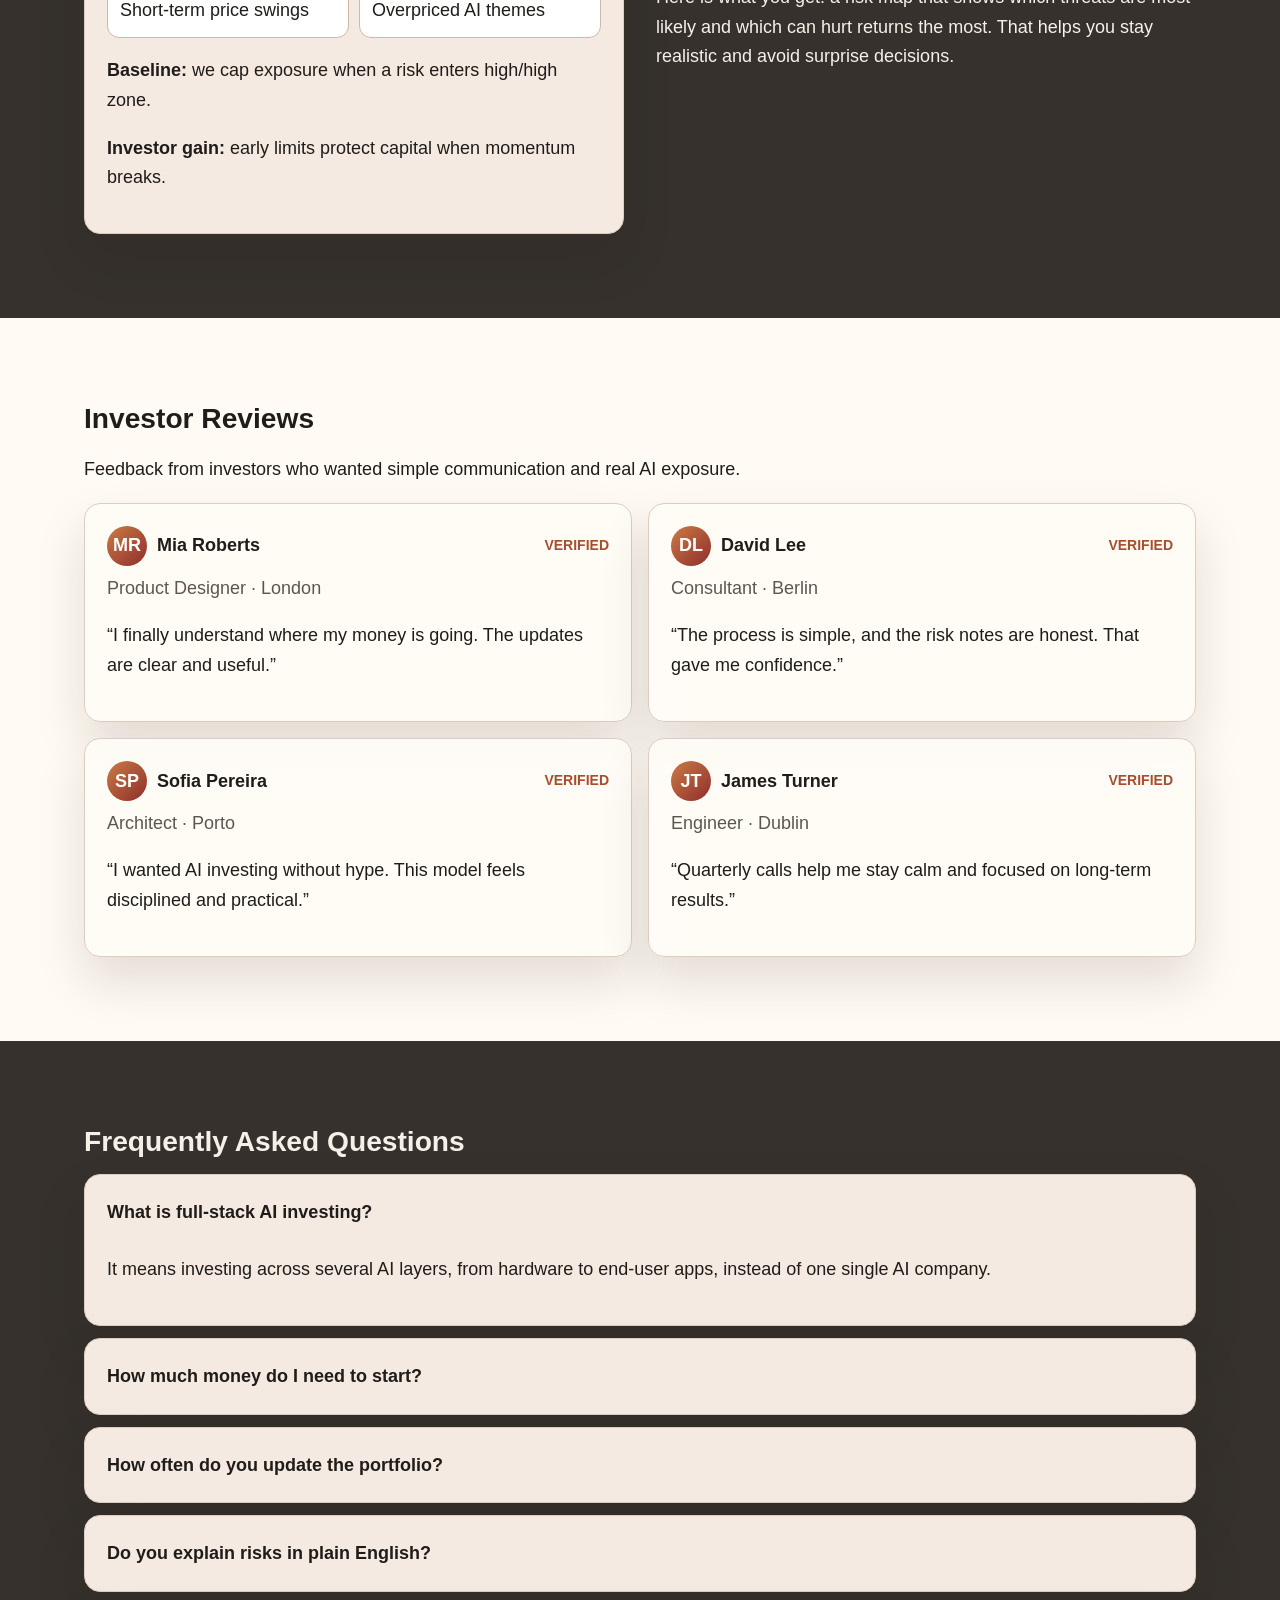
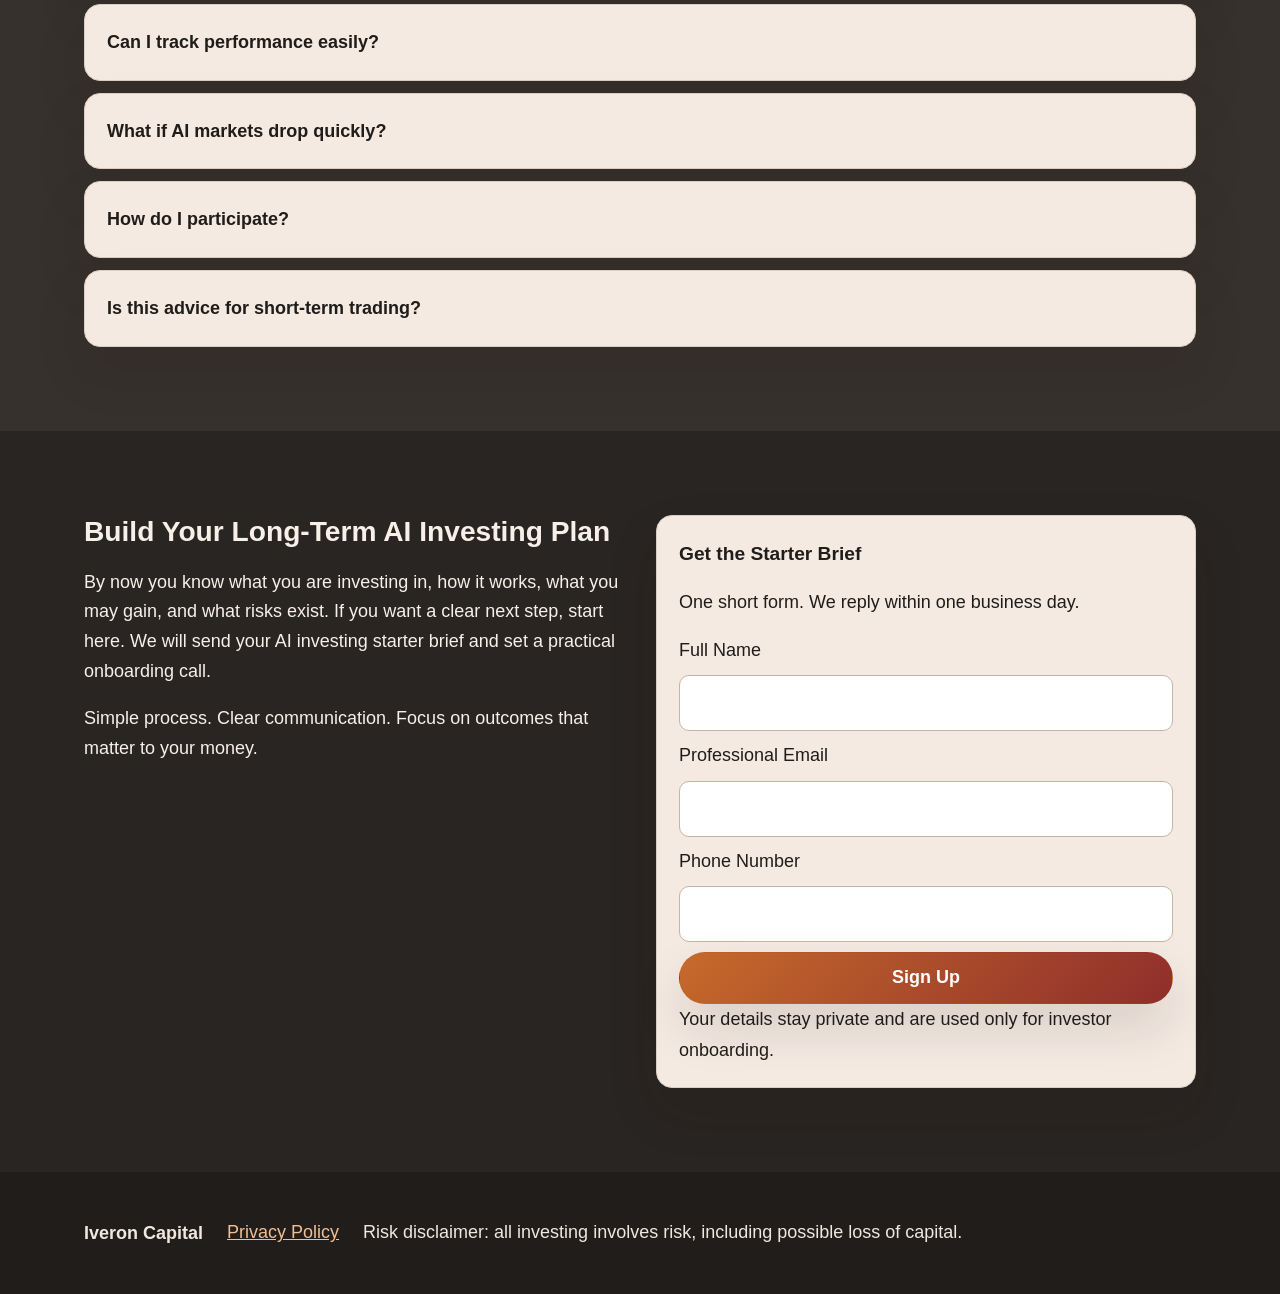
<file: pt/index.html>
<!doctype html>
<html lang="en">
<head>
  <meta charset="UTF-8">
  <meta name="viewport" content="width=device-width, initial-scale=1.0">
  <title>Iveron Capital PT | Full-Stack AI Investing for Long-Term Investors</title>
  <meta name="description" content="Iveron Capital Português page presents full-stack AI investing with clear process, simple risk controls, and transparent investor updates.">
  <link rel="canonical" href="https://iveroncapital.com/pt/index.html">
  <meta property="og:title" content="Iveron Capital | Full-Stack AI Investing">
  <meta property="og:description" content="Learn how full-stack AI investing works, what you get, and how we reduce risk for long-term investors.">
  <meta property="og:type" content="website">
  <meta property="og:url" content="https://iveroncapital.com/pt/index.html">
  <meta property="og:image" content="https://iveroncapital.com/assets/img/og-cover.jpg">
  <meta name="twitter:card" content="summary_large_image">
  <meta name="twitter:title" content="Iveron Capital | Full-Stack AI Investing">
  <meta name="twitter:description" content="A premium, clear path to full-stack AI investing on the Português page.">
  <link rel="alternate" hreflang="en" href="https://iveroncapital.com/index.html">
  <link rel="alternate" hreflang="de" href="https://iveroncapital.com/de/index.html">
  <link rel="alternate" hreflang="fr" href="https://iveroncapital.com/fr/index.html">
  <link rel="alternate" hreflang="es" href="https://iveroncapital.com/es/index.html">
  <link rel="alternate" hreflang="it" href="https://iveroncapital.com/it/index.html">
  <link rel="alternate" hreflang="tr" href="https://iveroncapital.com/tr/index.html">
  <link rel="alternate" hreflang="pt" href="https://iveroncapital.com/pt/index.html">
  <link rel="alternate" hreflang="ja" href="https://iveroncapital.com/jp/index.html">
  <link rel="alternate" hreflang="sk" href="https://iveroncapital.com/sk/index.html">
  <link rel="alternate" hreflang="nl-BE" href="https://iveroncapital.com/be/index.html">
  <link rel="alternate" hreflang="x-default" href="https://iveroncapital.com/index.html">
  <link rel="stylesheet" href="../assets/style.css">
</head>
<body data-lang="Português" data-root="..">
  <div class="bg-layer" aria-hidden="true">
    <span class="glow glow-one"></span>
    <span class="glow glow-two"></span>
    <span class="mesh"></span>
  </div>

  <header class="site-header">
    <div class="container header-inner">
      <a class="brand" href="../index.html" aria-label="Iveron Capital home">Iveron Capital</a>
      <nav class="main-nav" aria-label="Primary navigation">
        <a href="#market">Why AI Now</a>
        <a href="#model">Model</a>
        <a href="#process">Process</a>
        <a href="#risk">Risk</a>
        <a href="#faq">FAQ</a>
      </nav>
      <div class="header-actions">
        <div class="lang-dropdown" data-dropdown>
          <button class="pill" type="button" aria-haspopup="true" aria-expanded="false" aria-label="Choose language">Português</button>
          <div class="dropdown-menu" role="menu">
            <a href="../index.html" role="menuitem"><svg class="flag-svg" viewBox="0 0 24 16" aria-hidden="true"><rect width="24" height="16" fill="#1f3f95"/><path d="M0 0L24 16M24 0L0 16" stroke="#fff" stroke-width="3"/><path d="M0 0L24 16M24 0L0 16" stroke="#c8102e" stroke-width="1.5"/><path d="M12 0v16M0 8h24" stroke="#fff" stroke-width="4"/><path d="M12 0v16M0 8h24" stroke="#c8102e" stroke-width="2"/></svg>English</a>
            <a href="../de/index.html" role="menuitem"><svg class="flag-svg" viewBox="0 0 24 16" aria-hidden="true"><rect width="24" height="16" fill="#ffce00"/><rect width="24" height="10.6" fill="#dd0000"/><rect width="24" height="5.3" fill="#000"/></svg>Deutsch</a>
            <a href="../fr/index.html" role="menuitem"><svg class="flag-svg" viewBox="0 0 24 16" aria-hidden="true"><rect width="8" height="16" fill="#0055a4"/><rect x="8" width="8" height="16" fill="#fff"/><rect x="16" width="8" height="16" fill="#ef4135"/></svg>Français</a>
            <a href="../es/index.html" role="menuitem"><svg class="flag-svg" viewBox="0 0 24 16" aria-hidden="true"><rect width="24" height="16" fill="#aa151b"/><rect y="4" width="24" height="8" fill="#f1bf00"/></svg>Español</a>
            <a href="../it/index.html" role="menuitem"><svg class="flag-svg" viewBox="0 0 24 16" aria-hidden="true"><rect width="8" height="16" fill="#009246"/><rect x="8" width="8" height="16" fill="#fff"/><rect x="16" width="8" height="16" fill="#ce2b37"/></svg>Italiano</a>
            <a href="../tr/index.html" role="menuitem"><svg class="flag-svg" viewBox="0 0 24 16" aria-hidden="true"><rect width="24" height="16" fill="#e30a17"/><circle cx="10" cy="8" r="4" fill="#fff"/><circle cx="11" cy="8" r="3.2" fill="#e30a17"/><circle cx="15.5" cy="8" r="1.1" fill="#fff"/></svg>Türkçe</a>
            <a href="../pt/index.html" role="menuitem"><svg class="flag-svg" viewBox="0 0 24 16" aria-hidden="true"><rect width="10" height="16" fill="#006847"/><rect x="10" width="14" height="16" fill="#da291c"/><circle cx="10" cy="8" r="2.2" fill="#ffcd00"/></svg>Português</a>
            <a href="../jp/index.html" role="menuitem"><svg class="flag-svg" viewBox="0 0 24 16" aria-hidden="true"><rect width="24" height="16" fill="#fff"/><circle cx="12" cy="8" r="4" fill="#bc002d"/></svg>日本語</a>
            <a href="../sk/index.html" role="menuitem"><svg class="flag-svg" viewBox="0 0 24 16" aria-hidden="true"><rect width="24" height="16" fill="#ee1c25"/><rect width="24" height="10.6" fill="#0b4ea2"/><rect width="24" height="5.3" fill="#fff"/></svg>Slovenčina</a>
            <a href="../be/index.html" role="menuitem"><svg class="flag-svg" viewBox="0 0 24 16" aria-hidden="true"><rect width="8" height="16" fill="#000"/><rect x="8" width="8" height="16" fill="#ffd90c"/><rect x="16" width="8" height="16" fill="#ef3340"/></svg>Belgium</a>
          </div>
        </div>
        <a class="btn cta" href="#lead-form">Sign Up</a>
      </div>
      <button class="burger" type="button" aria-label="Open menu" aria-controls="mobile-drawer" aria-expanded="false">☰</button>
    </div>
  </header>

  <aside id="mobile-drawer" class="drawer" aria-hidden="true">
    <div class="drawer-panel" role="dialog" aria-modal="true" aria-label="Mobile menu">
      <button class="drawer-close" type="button" aria-label="Close menu">✕</button>
      <nav class="drawer-nav" aria-label="Mobile navigation">
        <a href="#market">Why AI Now</a>
        <a href="#model">Model</a>
        <a href="#process">Process</a>
        <a href="#risk">Risk</a>
        <a href="#faq">FAQ</a>
      </nav>
      <div class="lang-dropdown" data-dropdown>
        <button class="pill" type="button" aria-haspopup="true" aria-expanded="false" aria-label="Choose language">Português</button>
        <div class="dropdown-menu" role="menu">
          <a href="../index.html" role="menuitem"><svg class="flag-svg" viewBox="0 0 24 16" aria-hidden="true"><rect width="24" height="16" fill="#1f3f95"/><path d="M0 0L24 16M24 0L0 16" stroke="#fff" stroke-width="3"/><path d="M0 0L24 16M24 0L0 16" stroke="#c8102e" stroke-width="1.5"/><path d="M12 0v16M0 8h24" stroke="#fff" stroke-width="4"/><path d="M12 0v16M0 8h24" stroke="#c8102e" stroke-width="2"/></svg>English</a>
          <a href="../de/index.html" role="menuitem"><svg class="flag-svg" viewBox="0 0 24 16" aria-hidden="true"><rect width="24" height="16" fill="#ffce00"/><rect width="24" height="10.6" fill="#dd0000"/><rect width="24" height="5.3" fill="#000"/></svg>Deutsch</a>
          <a href="../fr/index.html" role="menuitem"><svg class="flag-svg" viewBox="0 0 24 16" aria-hidden="true"><rect width="8" height="16" fill="#0055a4"/><rect x="8" width="8" height="16" fill="#fff"/><rect x="16" width="8" height="16" fill="#ef4135"/></svg>Français</a>
          <a href="../es/index.html" role="menuitem"><svg class="flag-svg" viewBox="0 0 24 16" aria-hidden="true"><rect width="24" height="16" fill="#aa151b"/><rect y="4" width="24" height="8" fill="#f1bf00"/></svg>Español</a>
          <a href="../it/index.html" role="menuitem"><svg class="flag-svg" viewBox="0 0 24 16" aria-hidden="true"><rect width="8" height="16" fill="#009246"/><rect x="8" width="8" height="16" fill="#fff"/><rect x="16" width="8" height="16" fill="#ce2b37"/></svg>Italiano</a>
          <a href="../tr/index.html" role="menuitem"><svg class="flag-svg" viewBox="0 0 24 16" aria-hidden="true"><rect width="24" height="16" fill="#e30a17"/><circle cx="10" cy="8" r="4" fill="#fff"/><circle cx="11" cy="8" r="3.2" fill="#e30a17"/><circle cx="15.5" cy="8" r="1.1" fill="#fff"/></svg>Türkçe</a>
          <a href="../pt/index.html" role="menuitem"><svg class="flag-svg" viewBox="0 0 24 16" aria-hidden="true"><rect width="10" height="16" fill="#006847"/><rect x="10" width="14" height="16" fill="#da291c"/><circle cx="10" cy="8" r="2.2" fill="#ffcd00"/></svg>Português</a>
          <a href="../jp/index.html" role="menuitem"><svg class="flag-svg" viewBox="0 0 24 16" aria-hidden="true"><rect width="24" height="16" fill="#fff"/><circle cx="12" cy="8" r="4" fill="#bc002d"/></svg>日本語</a>
          <a href="../sk/index.html" role="menuitem"><svg class="flag-svg" viewBox="0 0 24 16" aria-hidden="true"><rect width="24" height="16" fill="#ee1c25"/><rect width="24" height="10.6" fill="#0b4ea2"/><rect width="24" height="5.3" fill="#fff"/></svg>Slovenčina</a>
          <a href="../be/index.html" role="menuitem"><svg class="flag-svg" viewBox="0 0 24 16" aria-hidden="true"><rect width="8" height="16" fill="#000"/><rect x="8" width="8" height="16" fill="#ffd90c"/><rect x="16" width="8" height="16" fill="#ef3340"/></svg>Belgium</a>
        </div>
      </div>
      <a class="btn cta" href="#lead-form">Sign Up</a>
    </div>
  </aside>

  <main>
    <section class="hero section-dark">
      <div class="container split">
        <div>
          <p class="eyebrow">Full-Stack Artificial Intelligence Investments</p>
          <h1>Full-Stack AI Investing for Investors Who Want Clarity</h1>
          <p>AI investing is moving from hype to real business value. We help you access that shift in a simple way. You invest through one strategy that covers AI chips, cloud tools, data services, and applied AI products. This gives you broader AI exposure instead of one narrow bet. You get clear monthly updates, simple risk notes, and a disciplined process you can follow. If you are looking for full-stack AI investing with practical guidance, this is built for you.</p>
          <ul class="hero-points">
            <li>Clear portfolio map from infrastructure to AI applications</li>
            <li>Monthly performance and risk review in plain English</li>
            <li>Practical support from onboarding to portfolio tracking</li>
          </ul>
        </div>
        <div class="glass-panel" id="lead-form">
          <h2>Start with a Clear AI Investing Plan</h2>
          <p>Share your details to receive the starter brief and first call options.</p>
          <form>
            <label for="name-hero">Full Name</label>
            <input id="name-hero" type="text" name="full_name" required>
            <label for="email-hero">Professional Email</label>
            <input id="email-hero" type="email" name="email" required>
            <label for="phone-hero">Phone Number</label>
            <input id="phone-hero" type="tel" name="phone" required>
            <button class="btn cta" type="submit">Sign Up</button>
          </form>
          <small>We only use your data to contact you about this AI investing program.</small>
        </div>
      </div>
    </section>

    <section class="kpi-strip">
      <div class="container kpi-grid">
        <article><h2>4-layer AI coverage</h2><p>Chips, cloud, model tools, and AI products in one strategy.</p></article>
        <article><h2>Monthly updates</h2><p>Simple report with wins, misses, and next actions.</p></article>
        <article><h2>72-hour onboarding</h2><p>Fast setup with guided steps and no complex paperwork flow.</p></article>
        <article><h2>Quarterly review calls</h2><p>Direct session focused on performance, risk, and next moves.</p></article>
      </div>
    </section>

    <section id="market" class="section-light">
      <div class="container split reverse">
        <div>
          <h2>Why AI Investing Matters Right Now</h2>
          <p>AI tools now help companies lower costs and deliver faster service. That is why demand is growing across healthcare, finance, logistics, and retail. For investors, this means AI investing is no longer only about future ideas. It is also about current revenue growth from real products.</p>
          <p>Here is what you get: exposure to the core systems that power AI and the businesses that apply AI every day. This can create a stronger long-term return path than betting on one headline stock. What could go wrong? Valuations can run too high. We reduce that risk by using entry ranges and staged buying.</p>
        </div>
        <div class="visual-card stack-chart">
          <h3>AI Revenue Mix by Layer</h3>
          <div class="stack"><span style="width:28%">Chips 28%</span><span style="width:24%">Cloud 24%</span><span style="width:21%">Data 21%</span><span style="width:27%">Apps 27%</span></div>
          <p><strong>Baseline:</strong> single-layer portfolios often sit below 35% diversified AI exposure.</p>
          <p><strong>Investor gain:</strong> wider coverage can smooth shocks when one layer slows down.</p>
        </div>
      </div>
    </section>

    <section id="model" class="section-soft-dark">
      <div class="container split">
        <div class="visual-card architecture">
          <h3>How the Model Works</h3>
          <ol>
            <li><strong>Step 1:</strong> Scan 120+ AI-linked companies each month.</li>
            <li><strong>Step 2:</strong> Filter by revenue quality, product adoption, and balance sheet strength.</li>
            <li><strong>Step 3:</strong> Build a balanced basket across 4 AI layers.</li>
            <li><strong>Step 4:</strong> Rebalance quarterly with clear reasons.</li>
            <li><strong>Step 5:</strong> Share actions and lessons in a plain report.</li>
          </ol>
          <p>What it means: you see a repeatable process, not random moves.</p>
          <p>Investor gain: disciplined actions help reduce emotional decisions.</p>
        </div>
        <div>
          <h2>Our Full-Stack AI Investing Model</h2>
          <p>This strategy is designed for long-term investors who want real AI exposure but also want control. We focus on businesses with understandable products, visible demand, and healthy finances. We do not chase every trend. We choose what can hold value over time.</p>
          <p>Risk note: some AI firms can grow fast and then slow fast. We manage this by limiting position size and by setting review triggers before we invest.</p>
        </div>
      </div>
    </section>

    <section id="process" class="section-light">
      <div class="container">
        <h2>Process Timeline From Sign Up to Ongoing Tracking</h2>
        <p>Here’s how you can participate, in clear steps. Each phase includes a tangible output so you know what happens next.</p>
        <div class="timeline">
          <article><h3>Day 1</h3><p>Discovery call and suitability check. You receive a clear scope note.</p><span>Deliverable: investor profile</span></article>
          <article><h3>Day 3</h3><p>Portfolio blueprint with target AI layer weights and cash reserve range.</p><span>Deliverable: weight plan</span></article>
          <article><h3>Day 7</h3><p>Execution window with staged entry levels to reduce timing pressure.</p><span>Deliverable: trade schedule</span></article>
          <article><h3>Month 1+</h3><p>Monthly reporting and quarterly calls with action updates.</p><span>Deliverable: progress dashboard</span></article>
        </div>
        <p>Investor implication: clear milestones lower uncertainty and help you stay consistent.</p>
      </div>
    </section>

    <section class="section-dark metrics">
      <div class="container split reverse">
        <div>
          <h2>Metrics That Show What You Get</h2>
          <p>We track outcome metrics that matter to your money, not vanity metrics. You can compare our target range against broad market AI baskets. This helps you see if the strategy is adding practical value over time.</p>
          <p>Risk note: past results never guarantee future returns. We use ranges, not promises, and we show when results are below target.</p>
        </div>
        <div class="visual-card compare-bars">
          <h3>Target vs Broad AI Basket</h3>
          <div class="bar-row"><label>12M Growth</label><div><span class="us" style="width:68%">14.8%</span><span class="base" style="width:52%">10.9%</span></div></div>
          <div class="bar-row"><label>Volatility</label><div><span class="us" style="width:39%">11.2%</span><span class="base" style="width:51%">14.5%</span></div></div>
          <div class="bar-row"><label>Cash Yield</label><div><span class="us" style="width:31%">3.1%</span><span class="base" style="width:16%">1.4%</span></div></div>
          <p><strong>Baseline:</strong> broad basket values shown in gray bars.</p>
          <p><strong>Investor gain:</strong> aim for stronger growth with controlled swings.</p>
        </div>
      </div>
    </section>

    <section class="section-light insights">
      <div class="container split">
        <div class="visual-card rings">
          <h3>Current Opportunity Signals</h3>
          <div class="ring-grid">
            <div><span class="ring" style="--val:82">82%</span><p>Enterprise AI budgets expanding</p></div>
            <div><span class="ring" style="--val:74">74%</span><p>Model tool demand staying strong</p></div>
            <div><span class="ring" style="--val:67">67%</span><p>AI app renewals above baseline</p></div>
          </div>
          <p><strong>Baseline:</strong> 60% is our neutral confidence threshold.</p>
          <p><strong>Investor gain:</strong> signals guide where new capital is deployed first.</p>
        </div>
        <div>
          <h2>Insights From Real AI Business Activity</h2>
          <p>Our research focuses on usage data, renewal behavior, and customer expansion. This gives a clearer view than headline news alone. In full-stack AI investing, timing matters, but so does quality. We watch demand durability before increasing exposure.</p>
          <p>What could go wrong? AI spending may pause during economic stress. We reduce this by keeping cash reserves and by diversifying across sectors that adopt AI at different speeds.</p>
        </div>
      </div>
    </section>

    <section id="risk" class="section-soft-dark">
      <div class="container split reverse">
        <div>
          <h2>What Could Go Wrong and How We Reduce Risk</h2>
          <p>Every investment has risk. AI investing can face valuation spikes, regulation shifts, and product competition. We explain each risk in plain terms and tie it to a clear control action.</p>
          <p>Here is what you get: a risk map that shows which threats are most likely and which can hurt returns the most. That helps you stay realistic and avoid surprise decisions.</p>
        </div>
        <div class="visual-card risk-matrix">
          <h3>Risk Matrix (Likelihood × Impact)</h3>
          <div class="matrix-grid">
            <span>Low impact / Low chance<br>Data center delay</span>
            <span>High impact / Low chance<br>Major regulation shock</span>
            <span>Low impact / High chance<br>Short-term price swings</span>
            <span>High impact / High chance<br>Overpriced AI themes</span>
          </div>
          <p><strong>Baseline:</strong> we cap exposure when a risk enters high/high zone.</p>
          <p><strong>Investor gain:</strong> early limits protect capital when momentum breaks.</p>
        </div>
      </div>
    </section>

    <section class="section-light reviews">
      <div class="container">
        <h2>Investor Reviews</h2>
        <p>Feedback from investors who wanted simple communication and real AI exposure.</p>
        <div class="review-grid">
          <article class="review-card"><div class="review-head"><span class="avatar">MR</span><strong>Mia Roberts</strong><em>VERIFIED</em></div><p class="meta">Product Designer · London</p><p>“I finally understand where my money is going. The updates are clear and useful.”</p></article>
          <article class="review-card"><div class="review-head"><span class="avatar">DL</span><strong>David Lee</strong><em>VERIFIED</em></div><p class="meta">Consultant · Berlin</p><p>“The process is simple, and the risk notes are honest. That gave me confidence.”</p></article>
          <article class="review-card"><div class="review-head"><span class="avatar">SP</span><strong>Sofia Pereira</strong><em>VERIFIED</em></div><p class="meta">Architect · Porto</p><p>“I wanted AI investing without hype. This model feels disciplined and practical.”</p></article>
          <article class="review-card"><div class="review-head"><span class="avatar">JT</span><strong>James Turner</strong><em>VERIFIED</em></div><p class="meta">Engineer · Dublin</p><p>“Quarterly calls help me stay calm and focused on long-term results.”</p></article>
        </div>
      </div>
    </section>

    <section id="faq" class="section-soft-dark faq">
      <div class="container">
        <h2>Frequently Asked Questions</h2>
        <div class="faq-list">
          <article class="faq-item"><button aria-expanded="true">What is full-stack AI investing?</button><div class="faq-content open"><p>It means investing across several AI layers, from hardware to end-user apps, instead of one single AI company.</p></div></article>
          <article class="faq-item"><button aria-expanded="false">How much money do I need to start?</button><div class="faq-content"><p>You can start with a level that matches your plan. We define position sizes so one move does not control your full portfolio.</p></div></article>
          <article class="faq-item"><button aria-expanded="false">How often do you update the portfolio?</button><div class="faq-content"><p>We review monthly and rebalance quarterly, or sooner if a major risk event changes the outlook.</p></div></article>
          <article class="faq-item"><button aria-expanded="false">Do you explain risks in plain English?</button><div class="faq-content"><p>Yes. Each report includes what happened, why it matters, and what action we take next.</p></div></article>
          <article class="faq-item"><button aria-expanded="false">Can I track performance easily?</button><div class="faq-content"><p>Yes. You receive a simple view of growth, volatility, cash position, and key changes.</p></div></article>
          <article class="faq-item"><button aria-expanded="false">What if AI markets drop quickly?</button><div class="faq-content"><p>We use staged entries, exposure caps, and cash reserves to reduce downside pressure.</p></div></article>
          <article class="faq-item"><button aria-expanded="false">How do I participate?</button><div class="faq-content"><p>Use the Sign Up form. We then schedule a call, review fit, and share your first roadmap.</p></div></article>
          <article class="faq-item"><button aria-expanded="false">Is this advice for short-term trading?</button><div class="faq-content"><p>No. This strategy is built for disciplined long-term investors who want structured AI exposure.</p></div></article>
        </div>
      </div>
    </section>

    <section class="final-cta section-dark">
      <div class="container split">
        <div>
          <h2>Build Your Long-Term AI Investing Plan</h2>
          <p>By now you know what you are investing in, how it works, what you may gain, and what risks exist. If you want a clear next step, start here. We will send your AI investing starter brief and set a practical onboarding call.</p>
          <p>Simple process. Clear communication. Focus on outcomes that matter to your money.</p>
        </div>
        <div class="glass-panel">
          <h3>Get the Starter Brief</h3>
          <p>One short form. We reply within one business day.</p>
          <form>
            <label for="name-final">Full Name</label>
            <input id="name-final" type="text" name="full_name" required>
            <label for="email-final">Professional Email</label>
            <input id="email-final" type="email" name="email" required>
            <label for="phone-final">Phone Number</label>
            <input id="phone-final" type="tel" name="phone" required>
            <button class="btn cta" type="submit">Sign Up</button>
          </form>
          <small>Your details stay private and are used only for investor onboarding.</small>
        </div>
      </div>
    </section>
  </main>

  <footer class="site-footer">
    <div class="container footer-inner">
      <strong>Iveron Capital</strong>
      <button class="privacy-link" type="button">Privacy Policy</button>
      <p>Risk disclaimer: all investing involves risk, including possible loss of capital.</p>
    </div>
  </footer>

  <div class="modal" id="privacy-modal" aria-hidden="true">
    <div class="modal-panel" role="dialog" aria-modal="true" aria-label="Privacy policy">
      <button class="modal-x" type="button" aria-label="Close privacy modal">✕</button>
      <h2>Privacy Policy</h2>
      <div class="policy-content">
        <h3>Introduction</h3><p>This policy explains how Iveron Capital handles your personal data in clear language.</p>
        <h3>Data collection</h3><p>We collect your name, professional email, phone number, and communication history when you contact us.</p>
        <h3>Legal basis</h3><p>We use your data to respond to your request and run onboarding services you ask for.</p>
        <h3>Cookies</h3><p>We use essential cookies for site function and optional analytics cookies to improve user experience.</p>
        <h3>Retention</h3><p>We keep your data only as long as needed for service delivery, records, and legal obligations.</p>
        <h3>Third-party sharing</h3><p>We share data only with trusted service providers needed for hosting, email, and secure records.</p>
        <h3>Security</h3><p>We protect data with access controls, encryption in transit, and regular security review steps.</p>
        <h3>User rights</h3><p>You can request access, correction, deletion, or restriction of processing at any time.</p>
        <h3>International transfers</h3><p>If data moves across borders, we use contract safeguards to keep protections in place.</p>
        <h3>Industry risk disclosure</h3><p>Digital systems can face cyber incidents. We reduce risk but no online system is risk free.</p>
        <h3>Contact</h3><p>For privacy questions, email privacy@iveroncapital.com.</p>
      </div>
      <div class="modal-footer">
        <button class="btn ghost close-modal" type="button">Close</button>
      </div>
    </div>
  </div>

  <script type="application/ld+json">
  {
    "@context": "https://schema.org",
    "@graph": [
      {"@type":"Organization","name":"Iveron Capital","url":"https://iveroncapital.com","logo":"https://iveroncapital.com/assets/img/logo.png"},
      {"@type":"WebSite","name":"Iveron Capital","url":"https://iveroncapital.com"},
      {"@type":"FAQPage","mainEntity":[
        {"@type":"Question","name":"What is full-stack AI investing?","acceptedAnswer":{"@type":"Answer","text":"It is investing across multiple AI layers from chips to applications."}},
        {"@type":"Question","name":"How often do you update?","acceptedAnswer":{"@type":"Answer","text":"Monthly review and quarterly rebalance, with faster action when needed."}}
      ]},
      {"@type":"Review","itemReviewed":{"@type":"Service","name":"Iveron Capital AI Investing"},"reviewRating":{"@type":"Rating","ratingValue":"5"},"author":{"@type":"Person","name":"Mia Roberts"}}
    ]
  }
  </script>
  <script src="../assets/app.js" defer></script>
</body>
</html>
</file>
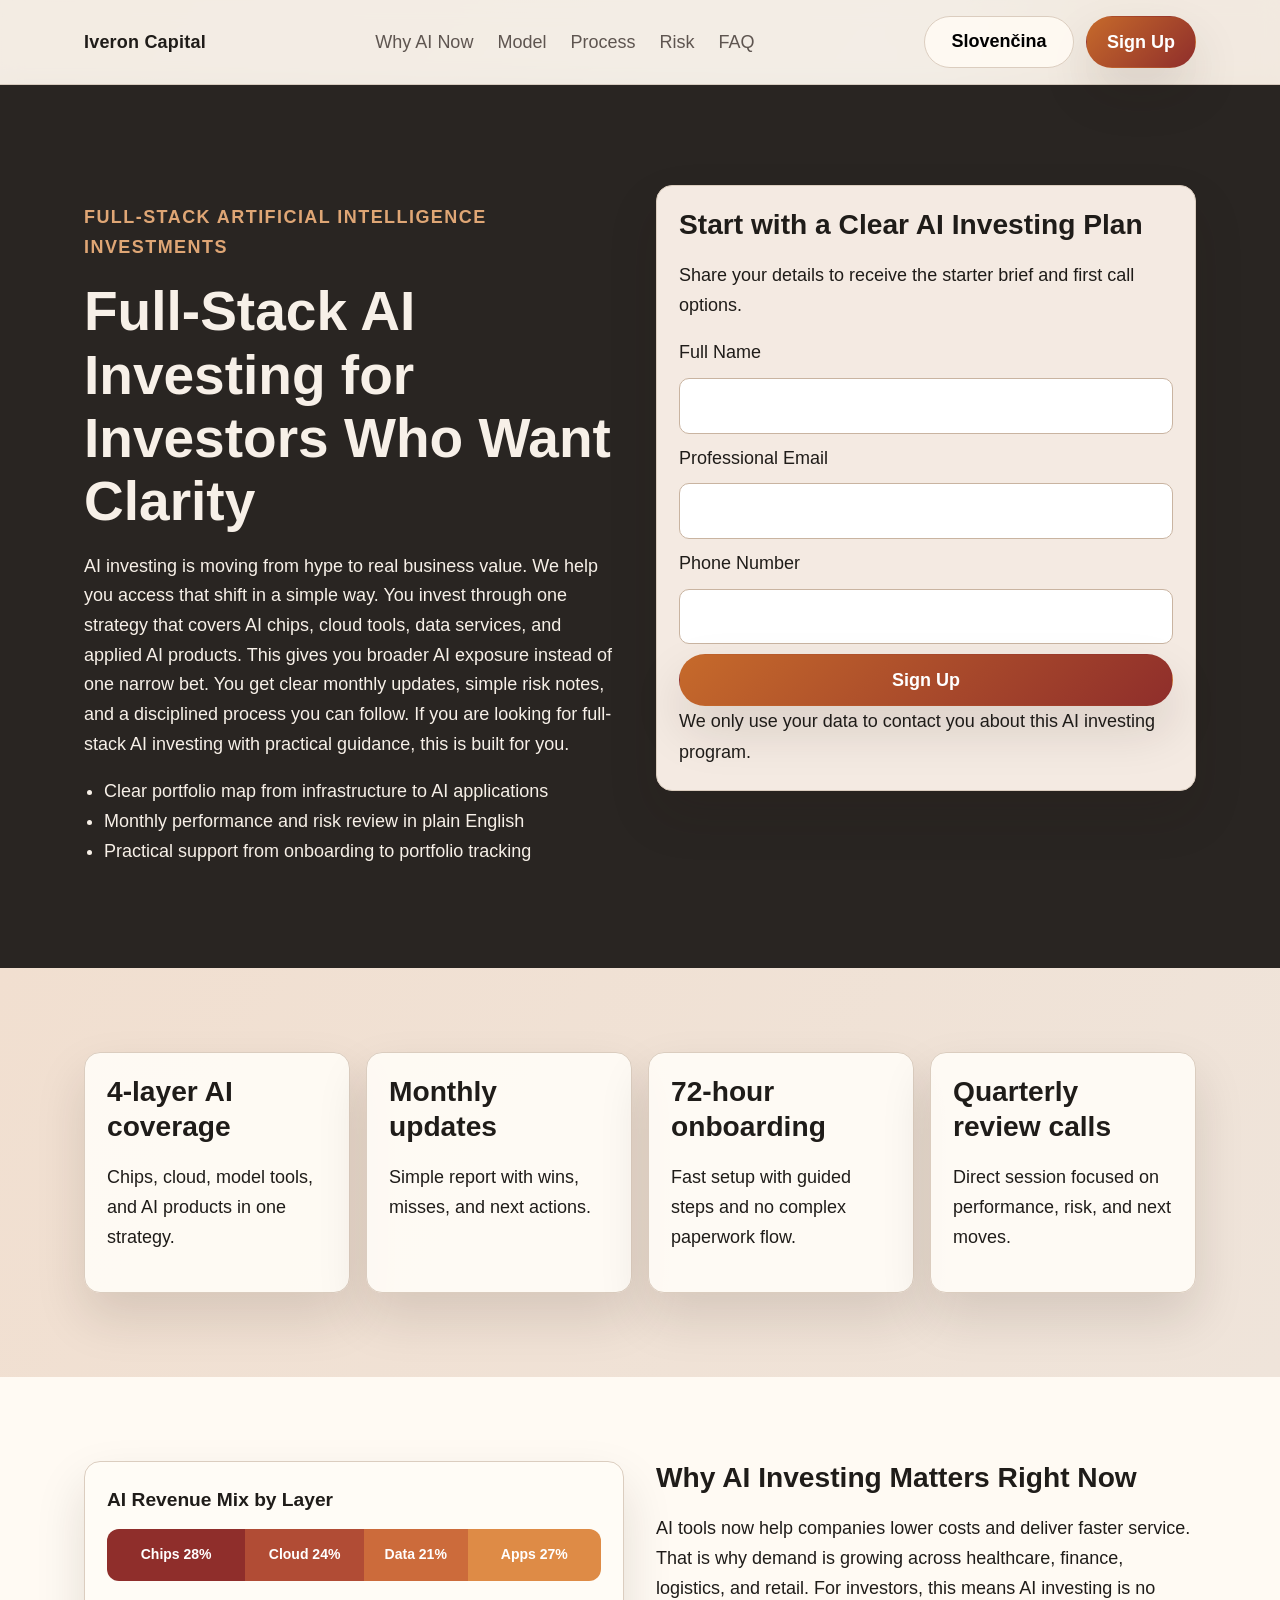
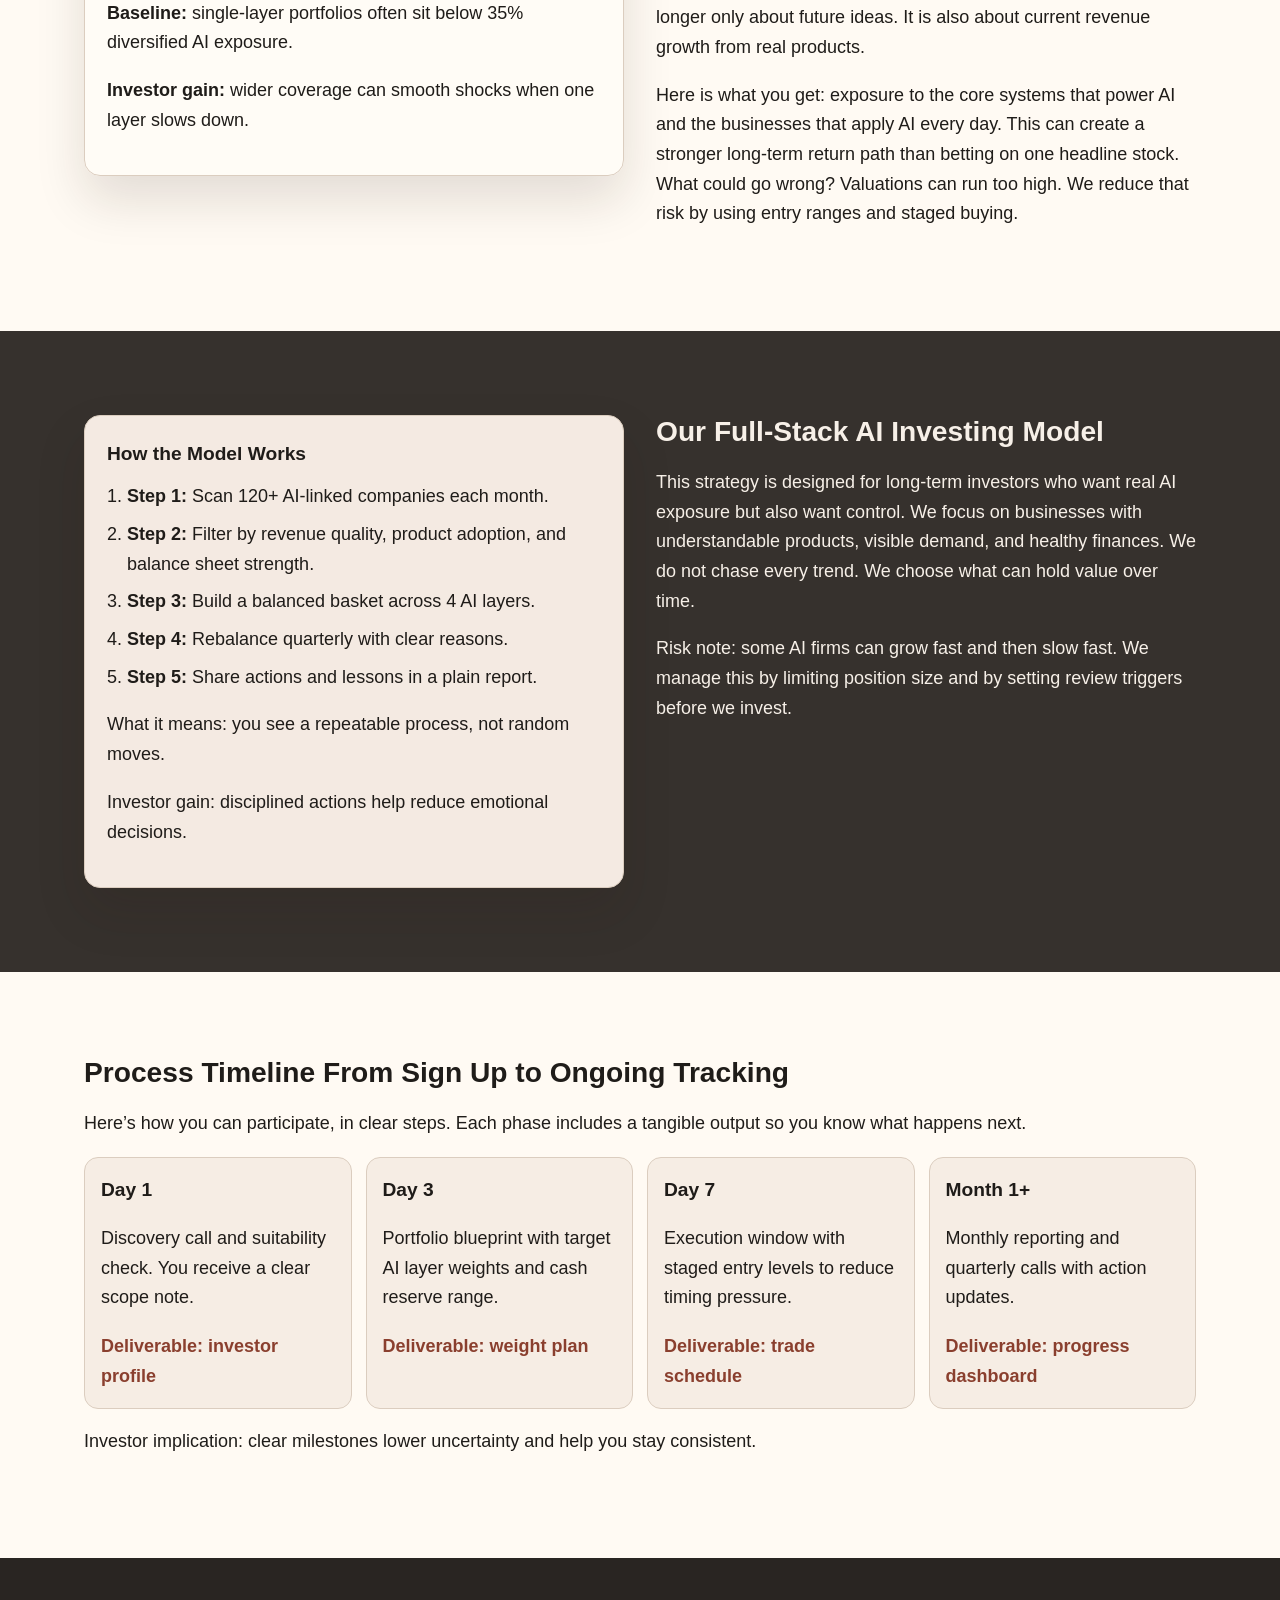
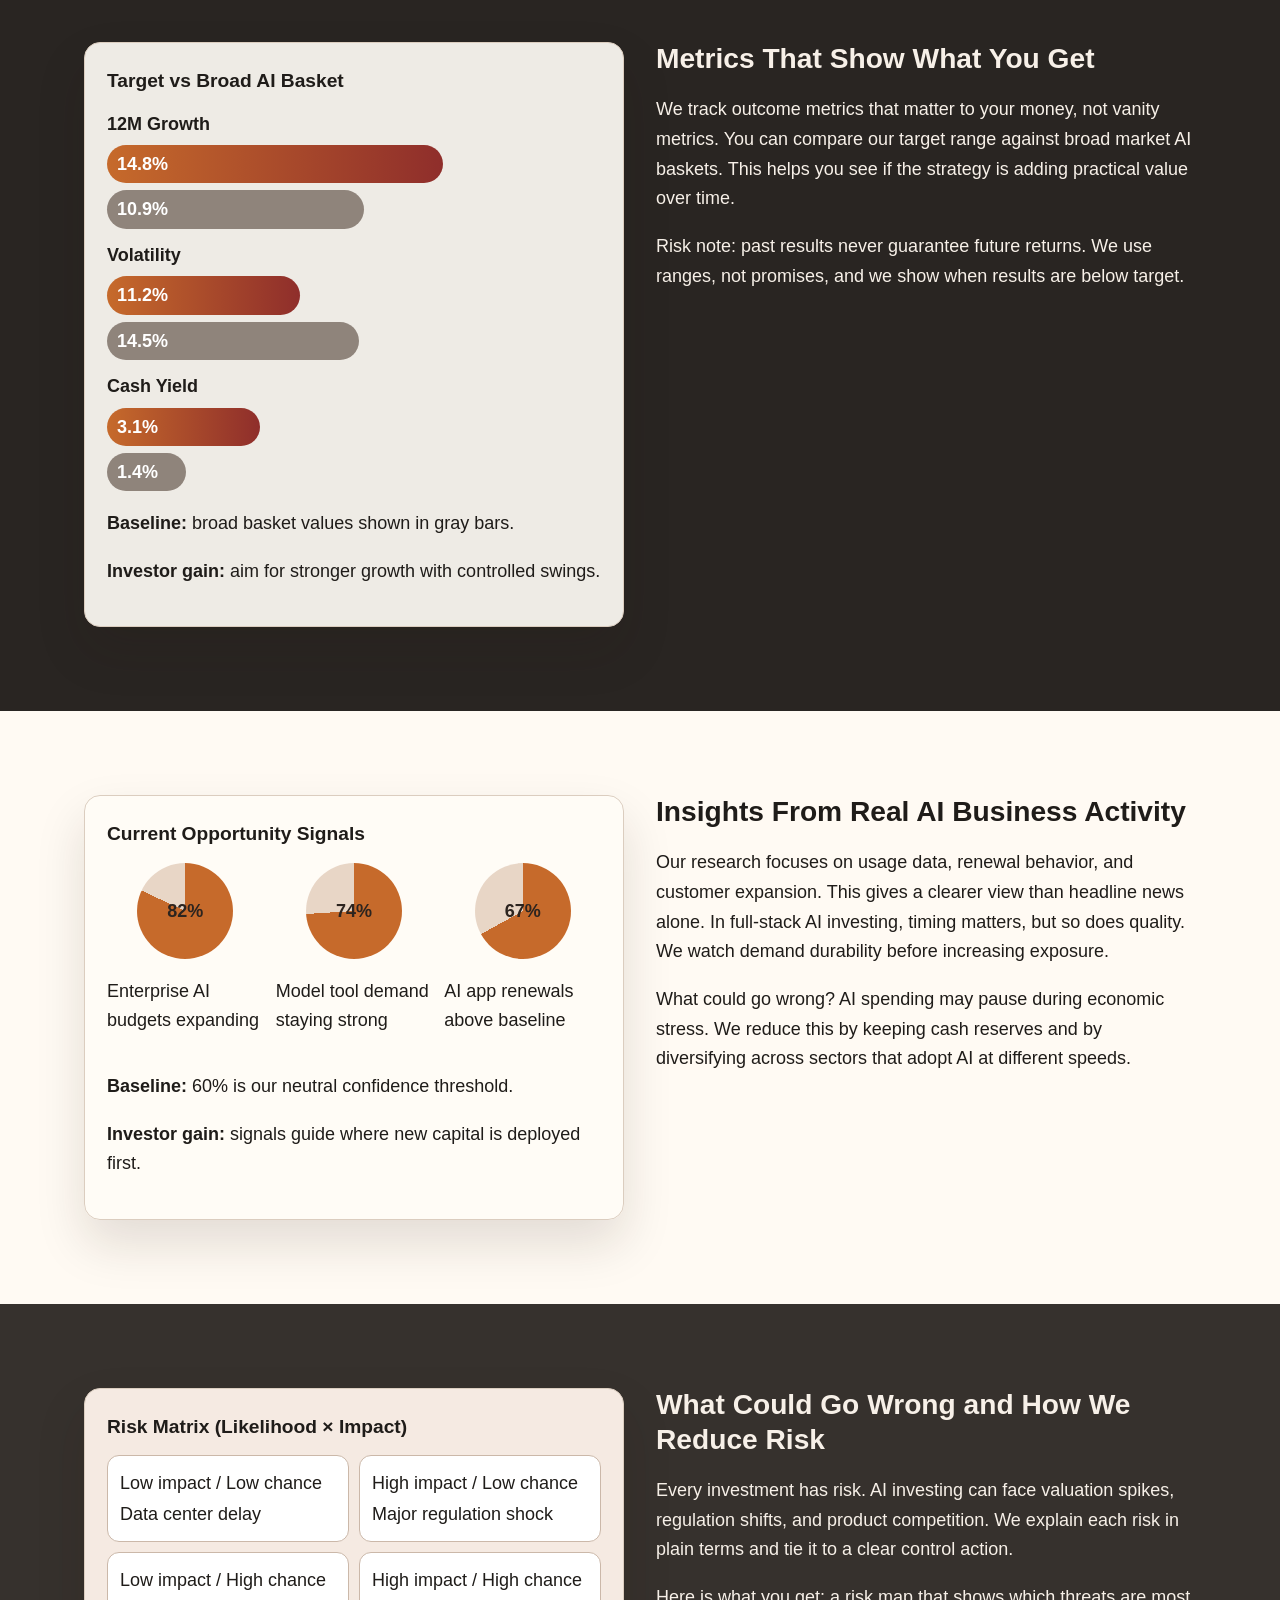
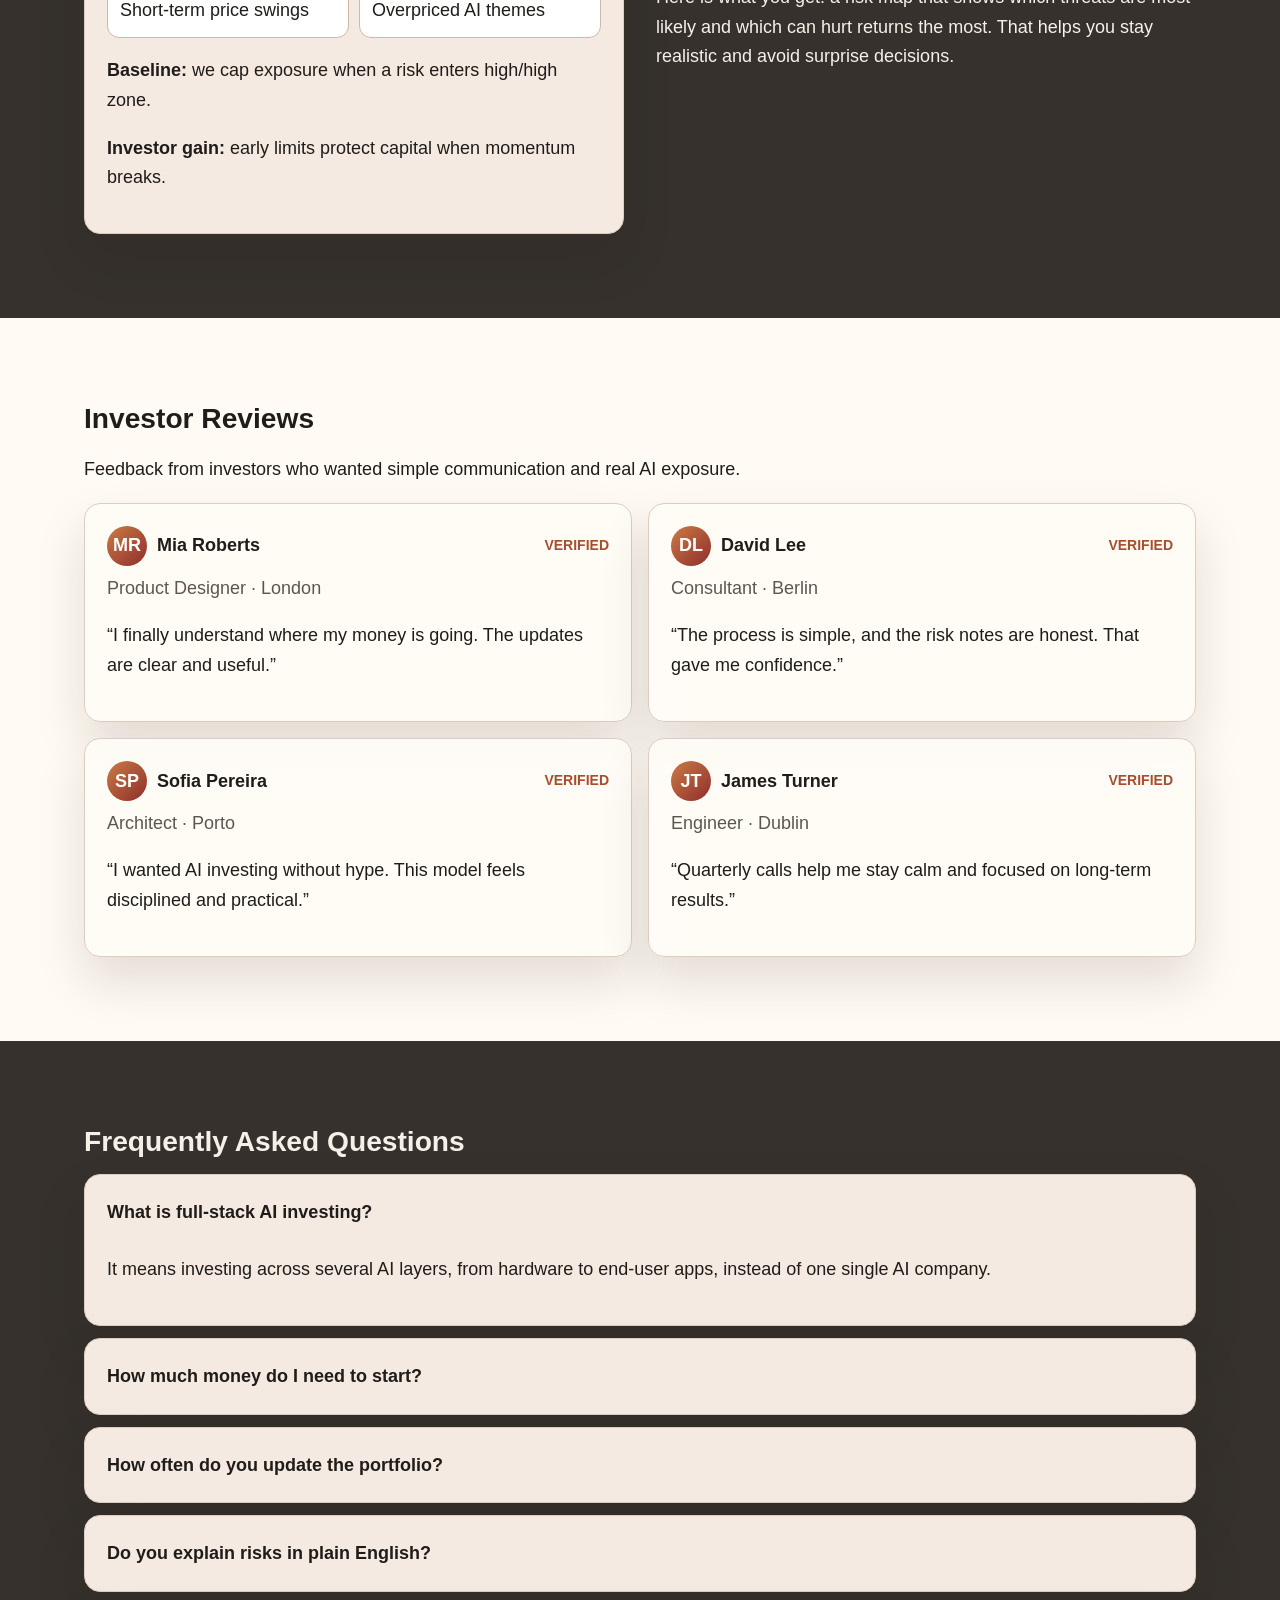
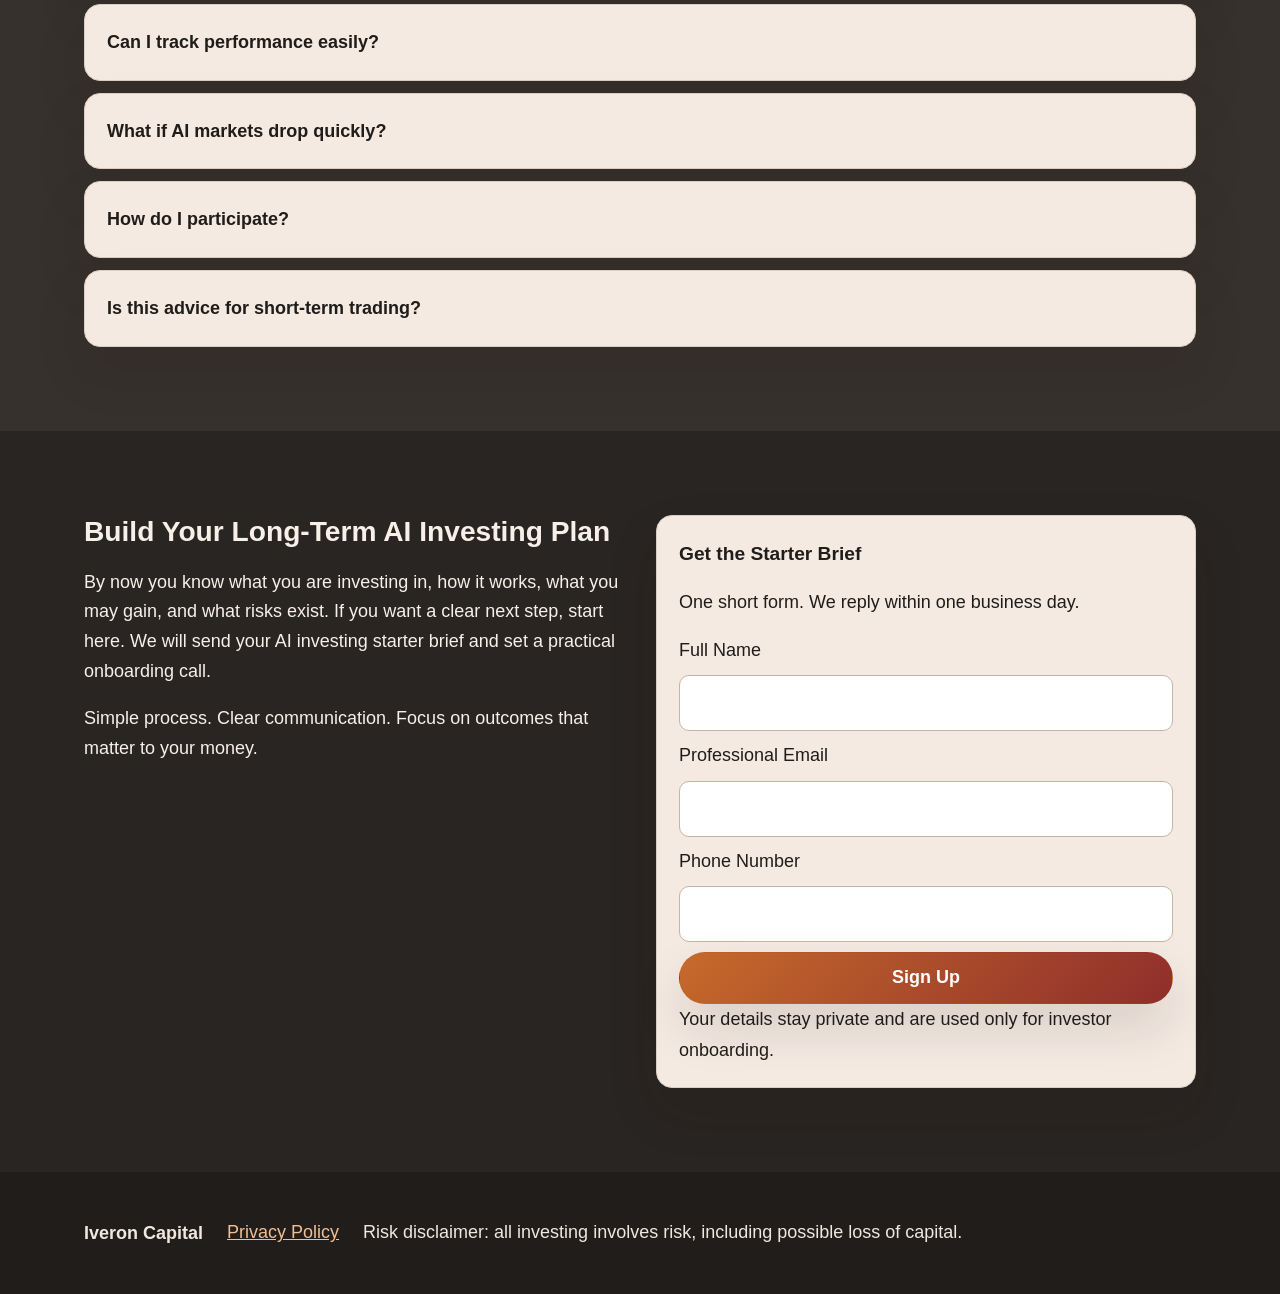
<file: sk/index.html>
<!doctype html>
<html lang="en">
<head>
  <meta charset="UTF-8">
  <meta name="viewport" content="width=device-width, initial-scale=1.0">
  <title>Iveron Capital SK | Full-Stack AI Investing for Long-Term Investors</title>
  <meta name="description" content="Iveron Capital Slovenčina page presents full-stack AI investing with clear process, simple risk controls, and transparent investor updates.">
  <link rel="canonical" href="https://iveroncapital.com/sk/index.html">
  <meta property="og:title" content="Iveron Capital | Full-Stack AI Investing">
  <meta property="og:description" content="Learn how full-stack AI investing works, what you get, and how we reduce risk for long-term investors.">
  <meta property="og:type" content="website">
  <meta property="og:url" content="https://iveroncapital.com/sk/index.html">
  <meta property="og:image" content="https://iveroncapital.com/assets/img/og-cover.jpg">
  <meta name="twitter:card" content="summary_large_image">
  <meta name="twitter:title" content="Iveron Capital | Full-Stack AI Investing">
  <meta name="twitter:description" content="A premium, clear path to full-stack AI investing on the Slovenčina page.">
  <link rel="alternate" hreflang="en" href="https://iveroncapital.com/index.html">
  <link rel="alternate" hreflang="de" href="https://iveroncapital.com/de/index.html">
  <link rel="alternate" hreflang="fr" href="https://iveroncapital.com/fr/index.html">
  <link rel="alternate" hreflang="es" href="https://iveroncapital.com/es/index.html">
  <link rel="alternate" hreflang="it" href="https://iveroncapital.com/it/index.html">
  <link rel="alternate" hreflang="tr" href="https://iveroncapital.com/tr/index.html">
  <link rel="alternate" hreflang="pt" href="https://iveroncapital.com/pt/index.html">
  <link rel="alternate" hreflang="ja" href="https://iveroncapital.com/jp/index.html">
  <link rel="alternate" hreflang="sk" href="https://iveroncapital.com/sk/index.html">
  <link rel="alternate" hreflang="nl-BE" href="https://iveroncapital.com/be/index.html">
  <link rel="alternate" hreflang="x-default" href="https://iveroncapital.com/index.html">
  <link rel="stylesheet" href="../assets/style.css">
</head>
<body data-lang="Slovenčina" data-root="..">
  <div class="bg-layer" aria-hidden="true">
    <span class="glow glow-one"></span>
    <span class="glow glow-two"></span>
    <span class="mesh"></span>
  </div>

  <header class="site-header">
    <div class="container header-inner">
      <a class="brand" href="../index.html" aria-label="Iveron Capital home">Iveron Capital</a>
      <nav class="main-nav" aria-label="Primary navigation">
        <a href="#market">Why AI Now</a>
        <a href="#model">Model</a>
        <a href="#process">Process</a>
        <a href="#risk">Risk</a>
        <a href="#faq">FAQ</a>
      </nav>
      <div class="header-actions">
        <div class="lang-dropdown" data-dropdown>
          <button class="pill" type="button" aria-haspopup="true" aria-expanded="false" aria-label="Choose language">Slovenčina</button>
          <div class="dropdown-menu" role="menu">
            <a href="../index.html" role="menuitem"><svg class="flag-svg" viewBox="0 0 24 16" aria-hidden="true"><rect width="24" height="16" fill="#1f3f95"/><path d="M0 0L24 16M24 0L0 16" stroke="#fff" stroke-width="3"/><path d="M0 0L24 16M24 0L0 16" stroke="#c8102e" stroke-width="1.5"/><path d="M12 0v16M0 8h24" stroke="#fff" stroke-width="4"/><path d="M12 0v16M0 8h24" stroke="#c8102e" stroke-width="2"/></svg>English</a>
            <a href="../de/index.html" role="menuitem"><svg class="flag-svg" viewBox="0 0 24 16" aria-hidden="true"><rect width="24" height="16" fill="#ffce00"/><rect width="24" height="10.6" fill="#dd0000"/><rect width="24" height="5.3" fill="#000"/></svg>Deutsch</a>
            <a href="../fr/index.html" role="menuitem"><svg class="flag-svg" viewBox="0 0 24 16" aria-hidden="true"><rect width="8" height="16" fill="#0055a4"/><rect x="8" width="8" height="16" fill="#fff"/><rect x="16" width="8" height="16" fill="#ef4135"/></svg>Français</a>
            <a href="../es/index.html" role="menuitem"><svg class="flag-svg" viewBox="0 0 24 16" aria-hidden="true"><rect width="24" height="16" fill="#aa151b"/><rect y="4" width="24" height="8" fill="#f1bf00"/></svg>Español</a>
            <a href="../it/index.html" role="menuitem"><svg class="flag-svg" viewBox="0 0 24 16" aria-hidden="true"><rect width="8" height="16" fill="#009246"/><rect x="8" width="8" height="16" fill="#fff"/><rect x="16" width="8" height="16" fill="#ce2b37"/></svg>Italiano</a>
            <a href="../tr/index.html" role="menuitem"><svg class="flag-svg" viewBox="0 0 24 16" aria-hidden="true"><rect width="24" height="16" fill="#e30a17"/><circle cx="10" cy="8" r="4" fill="#fff"/><circle cx="11" cy="8" r="3.2" fill="#e30a17"/><circle cx="15.5" cy="8" r="1.1" fill="#fff"/></svg>Türkçe</a>
            <a href="../pt/index.html" role="menuitem"><svg class="flag-svg" viewBox="0 0 24 16" aria-hidden="true"><rect width="10" height="16" fill="#006847"/><rect x="10" width="14" height="16" fill="#da291c"/><circle cx="10" cy="8" r="2.2" fill="#ffcd00"/></svg>Português</a>
            <a href="../jp/index.html" role="menuitem"><svg class="flag-svg" viewBox="0 0 24 16" aria-hidden="true"><rect width="24" height="16" fill="#fff"/><circle cx="12" cy="8" r="4" fill="#bc002d"/></svg>日本語</a>
            <a href="../sk/index.html" role="menuitem"><svg class="flag-svg" viewBox="0 0 24 16" aria-hidden="true"><rect width="24" height="16" fill="#ee1c25"/><rect width="24" height="10.6" fill="#0b4ea2"/><rect width="24" height="5.3" fill="#fff"/></svg>Slovenčina</a>
            <a href="../be/index.html" role="menuitem"><svg class="flag-svg" viewBox="0 0 24 16" aria-hidden="true"><rect width="8" height="16" fill="#000"/><rect x="8" width="8" height="16" fill="#ffd90c"/><rect x="16" width="8" height="16" fill="#ef3340"/></svg>Belgium</a>
          </div>
        </div>
        <a class="btn cta" href="#lead-form">Sign Up</a>
      </div>
      <button class="burger" type="button" aria-label="Open menu" aria-controls="mobile-drawer" aria-expanded="false">☰</button>
    </div>
  </header>

  <aside id="mobile-drawer" class="drawer" aria-hidden="true">
    <div class="drawer-panel" role="dialog" aria-modal="true" aria-label="Mobile menu">
      <button class="drawer-close" type="button" aria-label="Close menu">✕</button>
      <nav class="drawer-nav" aria-label="Mobile navigation">
        <a href="#market">Why AI Now</a>
        <a href="#model">Model</a>
        <a href="#process">Process</a>
        <a href="#risk">Risk</a>
        <a href="#faq">FAQ</a>
      </nav>
      <div class="lang-dropdown" data-dropdown>
        <button class="pill" type="button" aria-haspopup="true" aria-expanded="false" aria-label="Choose language">Slovenčina</button>
        <div class="dropdown-menu" role="menu">
          <a href="../index.html" role="menuitem"><svg class="flag-svg" viewBox="0 0 24 16" aria-hidden="true"><rect width="24" height="16" fill="#1f3f95"/><path d="M0 0L24 16M24 0L0 16" stroke="#fff" stroke-width="3"/><path d="M0 0L24 16M24 0L0 16" stroke="#c8102e" stroke-width="1.5"/><path d="M12 0v16M0 8h24" stroke="#fff" stroke-width="4"/><path d="M12 0v16M0 8h24" stroke="#c8102e" stroke-width="2"/></svg>English</a>
          <a href="../de/index.html" role="menuitem"><svg class="flag-svg" viewBox="0 0 24 16" aria-hidden="true"><rect width="24" height="16" fill="#ffce00"/><rect width="24" height="10.6" fill="#dd0000"/><rect width="24" height="5.3" fill="#000"/></svg>Deutsch</a>
          <a href="../fr/index.html" role="menuitem"><svg class="flag-svg" viewBox="0 0 24 16" aria-hidden="true"><rect width="8" height="16" fill="#0055a4"/><rect x="8" width="8" height="16" fill="#fff"/><rect x="16" width="8" height="16" fill="#ef4135"/></svg>Français</a>
          <a href="../es/index.html" role="menuitem"><svg class="flag-svg" viewBox="0 0 24 16" aria-hidden="true"><rect width="24" height="16" fill="#aa151b"/><rect y="4" width="24" height="8" fill="#f1bf00"/></svg>Español</a>
          <a href="../it/index.html" role="menuitem"><svg class="flag-svg" viewBox="0 0 24 16" aria-hidden="true"><rect width="8" height="16" fill="#009246"/><rect x="8" width="8" height="16" fill="#fff"/><rect x="16" width="8" height="16" fill="#ce2b37"/></svg>Italiano</a>
          <a href="../tr/index.html" role="menuitem"><svg class="flag-svg" viewBox="0 0 24 16" aria-hidden="true"><rect width="24" height="16" fill="#e30a17"/><circle cx="10" cy="8" r="4" fill="#fff"/><circle cx="11" cy="8" r="3.2" fill="#e30a17"/><circle cx="15.5" cy="8" r="1.1" fill="#fff"/></svg>Türkçe</a>
          <a href="../pt/index.html" role="menuitem"><svg class="flag-svg" viewBox="0 0 24 16" aria-hidden="true"><rect width="10" height="16" fill="#006847"/><rect x="10" width="14" height="16" fill="#da291c"/><circle cx="10" cy="8" r="2.2" fill="#ffcd00"/></svg>Português</a>
          <a href="../jp/index.html" role="menuitem"><svg class="flag-svg" viewBox="0 0 24 16" aria-hidden="true"><rect width="24" height="16" fill="#fff"/><circle cx="12" cy="8" r="4" fill="#bc002d"/></svg>日本語</a>
          <a href="../sk/index.html" role="menuitem"><svg class="flag-svg" viewBox="0 0 24 16" aria-hidden="true"><rect width="24" height="16" fill="#ee1c25"/><rect width="24" height="10.6" fill="#0b4ea2"/><rect width="24" height="5.3" fill="#fff"/></svg>Slovenčina</a>
          <a href="../be/index.html" role="menuitem"><svg class="flag-svg" viewBox="0 0 24 16" aria-hidden="true"><rect width="8" height="16" fill="#000"/><rect x="8" width="8" height="16" fill="#ffd90c"/><rect x="16" width="8" height="16" fill="#ef3340"/></svg>Belgium</a>
        </div>
      </div>
      <a class="btn cta" href="#lead-form">Sign Up</a>
    </div>
  </aside>

  <main>
    <section class="hero section-dark">
      <div class="container split">
        <div>
          <p class="eyebrow">Full-Stack Artificial Intelligence Investments</p>
          <h1>Full-Stack AI Investing for Investors Who Want Clarity</h1>
          <p>AI investing is moving from hype to real business value. We help you access that shift in a simple way. You invest through one strategy that covers AI chips, cloud tools, data services, and applied AI products. This gives you broader AI exposure instead of one narrow bet. You get clear monthly updates, simple risk notes, and a disciplined process you can follow. If you are looking for full-stack AI investing with practical guidance, this is built for you.</p>
          <ul class="hero-points">
            <li>Clear portfolio map from infrastructure to AI applications</li>
            <li>Monthly performance and risk review in plain English</li>
            <li>Practical support from onboarding to portfolio tracking</li>
          </ul>
        </div>
        <div class="glass-panel" id="lead-form">
          <h2>Start with a Clear AI Investing Plan</h2>
          <p>Share your details to receive the starter brief and first call options.</p>
          <form>
            <label for="name-hero">Full Name</label>
            <input id="name-hero" type="text" name="full_name" required>
            <label for="email-hero">Professional Email</label>
            <input id="email-hero" type="email" name="email" required>
            <label for="phone-hero">Phone Number</label>
            <input id="phone-hero" type="tel" name="phone" required>
            <button class="btn cta" type="submit">Sign Up</button>
          </form>
          <small>We only use your data to contact you about this AI investing program.</small>
        </div>
      </div>
    </section>

    <section class="kpi-strip">
      <div class="container kpi-grid">
        <article><h2>4-layer AI coverage</h2><p>Chips, cloud, model tools, and AI products in one strategy.</p></article>
        <article><h2>Monthly updates</h2><p>Simple report with wins, misses, and next actions.</p></article>
        <article><h2>72-hour onboarding</h2><p>Fast setup with guided steps and no complex paperwork flow.</p></article>
        <article><h2>Quarterly review calls</h2><p>Direct session focused on performance, risk, and next moves.</p></article>
      </div>
    </section>

    <section id="market" class="section-light">
      <div class="container split reverse">
        <div>
          <h2>Why AI Investing Matters Right Now</h2>
          <p>AI tools now help companies lower costs and deliver faster service. That is why demand is growing across healthcare, finance, logistics, and retail. For investors, this means AI investing is no longer only about future ideas. It is also about current revenue growth from real products.</p>
          <p>Here is what you get: exposure to the core systems that power AI and the businesses that apply AI every day. This can create a stronger long-term return path than betting on one headline stock. What could go wrong? Valuations can run too high. We reduce that risk by using entry ranges and staged buying.</p>
        </div>
        <div class="visual-card stack-chart">
          <h3>AI Revenue Mix by Layer</h3>
          <div class="stack"><span style="width:28%">Chips 28%</span><span style="width:24%">Cloud 24%</span><span style="width:21%">Data 21%</span><span style="width:27%">Apps 27%</span></div>
          <p><strong>Baseline:</strong> single-layer portfolios often sit below 35% diversified AI exposure.</p>
          <p><strong>Investor gain:</strong> wider coverage can smooth shocks when one layer slows down.</p>
        </div>
      </div>
    </section>

    <section id="model" class="section-soft-dark">
      <div class="container split">
        <div class="visual-card architecture">
          <h3>How the Model Works</h3>
          <ol>
            <li><strong>Step 1:</strong> Scan 120+ AI-linked companies each month.</li>
            <li><strong>Step 2:</strong> Filter by revenue quality, product adoption, and balance sheet strength.</li>
            <li><strong>Step 3:</strong> Build a balanced basket across 4 AI layers.</li>
            <li><strong>Step 4:</strong> Rebalance quarterly with clear reasons.</li>
            <li><strong>Step 5:</strong> Share actions and lessons in a plain report.</li>
          </ol>
          <p>What it means: you see a repeatable process, not random moves.</p>
          <p>Investor gain: disciplined actions help reduce emotional decisions.</p>
        </div>
        <div>
          <h2>Our Full-Stack AI Investing Model</h2>
          <p>This strategy is designed for long-term investors who want real AI exposure but also want control. We focus on businesses with understandable products, visible demand, and healthy finances. We do not chase every trend. We choose what can hold value over time.</p>
          <p>Risk note: some AI firms can grow fast and then slow fast. We manage this by limiting position size and by setting review triggers before we invest.</p>
        </div>
      </div>
    </section>

    <section id="process" class="section-light">
      <div class="container">
        <h2>Process Timeline From Sign Up to Ongoing Tracking</h2>
        <p>Here’s how you can participate, in clear steps. Each phase includes a tangible output so you know what happens next.</p>
        <div class="timeline">
          <article><h3>Day 1</h3><p>Discovery call and suitability check. You receive a clear scope note.</p><span>Deliverable: investor profile</span></article>
          <article><h3>Day 3</h3><p>Portfolio blueprint with target AI layer weights and cash reserve range.</p><span>Deliverable: weight plan</span></article>
          <article><h3>Day 7</h3><p>Execution window with staged entry levels to reduce timing pressure.</p><span>Deliverable: trade schedule</span></article>
          <article><h3>Month 1+</h3><p>Monthly reporting and quarterly calls with action updates.</p><span>Deliverable: progress dashboard</span></article>
        </div>
        <p>Investor implication: clear milestones lower uncertainty and help you stay consistent.</p>
      </div>
    </section>

    <section class="section-dark metrics">
      <div class="container split reverse">
        <div>
          <h2>Metrics That Show What You Get</h2>
          <p>We track outcome metrics that matter to your money, not vanity metrics. You can compare our target range against broad market AI baskets. This helps you see if the strategy is adding practical value over time.</p>
          <p>Risk note: past results never guarantee future returns. We use ranges, not promises, and we show when results are below target.</p>
        </div>
        <div class="visual-card compare-bars">
          <h3>Target vs Broad AI Basket</h3>
          <div class="bar-row"><label>12M Growth</label><div><span class="us" style="width:68%">14.8%</span><span class="base" style="width:52%">10.9%</span></div></div>
          <div class="bar-row"><label>Volatility</label><div><span class="us" style="width:39%">11.2%</span><span class="base" style="width:51%">14.5%</span></div></div>
          <div class="bar-row"><label>Cash Yield</label><div><span class="us" style="width:31%">3.1%</span><span class="base" style="width:16%">1.4%</span></div></div>
          <p><strong>Baseline:</strong> broad basket values shown in gray bars.</p>
          <p><strong>Investor gain:</strong> aim for stronger growth with controlled swings.</p>
        </div>
      </div>
    </section>

    <section class="section-light insights">
      <div class="container split">
        <div class="visual-card rings">
          <h3>Current Opportunity Signals</h3>
          <div class="ring-grid">
            <div><span class="ring" style="--val:82">82%</span><p>Enterprise AI budgets expanding</p></div>
            <div><span class="ring" style="--val:74">74%</span><p>Model tool demand staying strong</p></div>
            <div><span class="ring" style="--val:67">67%</span><p>AI app renewals above baseline</p></div>
          </div>
          <p><strong>Baseline:</strong> 60% is our neutral confidence threshold.</p>
          <p><strong>Investor gain:</strong> signals guide where new capital is deployed first.</p>
        </div>
        <div>
          <h2>Insights From Real AI Business Activity</h2>
          <p>Our research focuses on usage data, renewal behavior, and customer expansion. This gives a clearer view than headline news alone. In full-stack AI investing, timing matters, but so does quality. We watch demand durability before increasing exposure.</p>
          <p>What could go wrong? AI spending may pause during economic stress. We reduce this by keeping cash reserves and by diversifying across sectors that adopt AI at different speeds.</p>
        </div>
      </div>
    </section>

    <section id="risk" class="section-soft-dark">
      <div class="container split reverse">
        <div>
          <h2>What Could Go Wrong and How We Reduce Risk</h2>
          <p>Every investment has risk. AI investing can face valuation spikes, regulation shifts, and product competition. We explain each risk in plain terms and tie it to a clear control action.</p>
          <p>Here is what you get: a risk map that shows which threats are most likely and which can hurt returns the most. That helps you stay realistic and avoid surprise decisions.</p>
        </div>
        <div class="visual-card risk-matrix">
          <h3>Risk Matrix (Likelihood × Impact)</h3>
          <div class="matrix-grid">
            <span>Low impact / Low chance<br>Data center delay</span>
            <span>High impact / Low chance<br>Major regulation shock</span>
            <span>Low impact / High chance<br>Short-term price swings</span>
            <span>High impact / High chance<br>Overpriced AI themes</span>
          </div>
          <p><strong>Baseline:</strong> we cap exposure when a risk enters high/high zone.</p>
          <p><strong>Investor gain:</strong> early limits protect capital when momentum breaks.</p>
        </div>
      </div>
    </section>

    <section class="section-light reviews">
      <div class="container">
        <h2>Investor Reviews</h2>
        <p>Feedback from investors who wanted simple communication and real AI exposure.</p>
        <div class="review-grid">
          <article class="review-card"><div class="review-head"><span class="avatar">MR</span><strong>Mia Roberts</strong><em>VERIFIED</em></div><p class="meta">Product Designer · London</p><p>“I finally understand where my money is going. The updates are clear and useful.”</p></article>
          <article class="review-card"><div class="review-head"><span class="avatar">DL</span><strong>David Lee</strong><em>VERIFIED</em></div><p class="meta">Consultant · Berlin</p><p>“The process is simple, and the risk notes are honest. That gave me confidence.”</p></article>
          <article class="review-card"><div class="review-head"><span class="avatar">SP</span><strong>Sofia Pereira</strong><em>VERIFIED</em></div><p class="meta">Architect · Porto</p><p>“I wanted AI investing without hype. This model feels disciplined and practical.”</p></article>
          <article class="review-card"><div class="review-head"><span class="avatar">JT</span><strong>James Turner</strong><em>VERIFIED</em></div><p class="meta">Engineer · Dublin</p><p>“Quarterly calls help me stay calm and focused on long-term results.”</p></article>
        </div>
      </div>
    </section>

    <section id="faq" class="section-soft-dark faq">
      <div class="container">
        <h2>Frequently Asked Questions</h2>
        <div class="faq-list">
          <article class="faq-item"><button aria-expanded="true">What is full-stack AI investing?</button><div class="faq-content open"><p>It means investing across several AI layers, from hardware to end-user apps, instead of one single AI company.</p></div></article>
          <article class="faq-item"><button aria-expanded="false">How much money do I need to start?</button><div class="faq-content"><p>You can start with a level that matches your plan. We define position sizes so one move does not control your full portfolio.</p></div></article>
          <article class="faq-item"><button aria-expanded="false">How often do you update the portfolio?</button><div class="faq-content"><p>We review monthly and rebalance quarterly, or sooner if a major risk event changes the outlook.</p></div></article>
          <article class="faq-item"><button aria-expanded="false">Do you explain risks in plain English?</button><div class="faq-content"><p>Yes. Each report includes what happened, why it matters, and what action we take next.</p></div></article>
          <article class="faq-item"><button aria-expanded="false">Can I track performance easily?</button><div class="faq-content"><p>Yes. You receive a simple view of growth, volatility, cash position, and key changes.</p></div></article>
          <article class="faq-item"><button aria-expanded="false">What if AI markets drop quickly?</button><div class="faq-content"><p>We use staged entries, exposure caps, and cash reserves to reduce downside pressure.</p></div></article>
          <article class="faq-item"><button aria-expanded="false">How do I participate?</button><div class="faq-content"><p>Use the Sign Up form. We then schedule a call, review fit, and share your first roadmap.</p></div></article>
          <article class="faq-item"><button aria-expanded="false">Is this advice for short-term trading?</button><div class="faq-content"><p>No. This strategy is built for disciplined long-term investors who want structured AI exposure.</p></div></article>
        </div>
      </div>
    </section>

    <section class="final-cta section-dark">
      <div class="container split">
        <div>
          <h2>Build Your Long-Term AI Investing Plan</h2>
          <p>By now you know what you are investing in, how it works, what you may gain, and what risks exist. If you want a clear next step, start here. We will send your AI investing starter brief and set a practical onboarding call.</p>
          <p>Simple process. Clear communication. Focus on outcomes that matter to your money.</p>
        </div>
        <div class="glass-panel">
          <h3>Get the Starter Brief</h3>
          <p>One short form. We reply within one business day.</p>
          <form>
            <label for="name-final">Full Name</label>
            <input id="name-final" type="text" name="full_name" required>
            <label for="email-final">Professional Email</label>
            <input id="email-final" type="email" name="email" required>
            <label for="phone-final">Phone Number</label>
            <input id="phone-final" type="tel" name="phone" required>
            <button class="btn cta" type="submit">Sign Up</button>
          </form>
          <small>Your details stay private and are used only for investor onboarding.</small>
        </div>
      </div>
    </section>
  </main>

  <footer class="site-footer">
    <div class="container footer-inner">
      <strong>Iveron Capital</strong>
      <button class="privacy-link" type="button">Privacy Policy</button>
      <p>Risk disclaimer: all investing involves risk, including possible loss of capital.</p>
    </div>
  </footer>

  <div class="modal" id="privacy-modal" aria-hidden="true">
    <div class="modal-panel" role="dialog" aria-modal="true" aria-label="Privacy policy">
      <button class="modal-x" type="button" aria-label="Close privacy modal">✕</button>
      <h2>Privacy Policy</h2>
      <div class="policy-content">
        <h3>Introduction</h3><p>This policy explains how Iveron Capital handles your personal data in clear language.</p>
        <h3>Data collection</h3><p>We collect your name, professional email, phone number, and communication history when you contact us.</p>
        <h3>Legal basis</h3><p>We use your data to respond to your request and run onboarding services you ask for.</p>
        <h3>Cookies</h3><p>We use essential cookies for site function and optional analytics cookies to improve user experience.</p>
        <h3>Retention</h3><p>We keep your data only as long as needed for service delivery, records, and legal obligations.</p>
        <h3>Third-party sharing</h3><p>We share data only with trusted service providers needed for hosting, email, and secure records.</p>
        <h3>Security</h3><p>We protect data with access controls, encryption in transit, and regular security review steps.</p>
        <h3>User rights</h3><p>You can request access, correction, deletion, or restriction of processing at any time.</p>
        <h3>International transfers</h3><p>If data moves across borders, we use contract safeguards to keep protections in place.</p>
        <h3>Industry risk disclosure</h3><p>Digital systems can face cyber incidents. We reduce risk but no online system is risk free.</p>
        <h3>Contact</h3><p>For privacy questions, email privacy@iveroncapital.com.</p>
      </div>
      <div class="modal-footer">
        <button class="btn ghost close-modal" type="button">Close</button>
      </div>
    </div>
  </div>

  <script type="application/ld+json">
  {
    "@context": "https://schema.org",
    "@graph": [
      {"@type":"Organization","name":"Iveron Capital","url":"https://iveroncapital.com","logo":"https://iveroncapital.com/assets/img/logo.png"},
      {"@type":"WebSite","name":"Iveron Capital","url":"https://iveroncapital.com"},
      {"@type":"FAQPage","mainEntity":[
        {"@type":"Question","name":"What is full-stack AI investing?","acceptedAnswer":{"@type":"Answer","text":"It is investing across multiple AI layers from chips to applications."}},
        {"@type":"Question","name":"How often do you update?","acceptedAnswer":{"@type":"Answer","text":"Monthly review and quarterly rebalance, with faster action when needed."}}
      ]},
      {"@type":"Review","itemReviewed":{"@type":"Service","name":"Iveron Capital AI Investing"},"reviewRating":{"@type":"Rating","ratingValue":"5"},"author":{"@type":"Person","name":"Mia Roberts"}}
    ]
  }
  </script>
  <script src="../assets/app.js" defer></script>
</body>
</html>
</file>
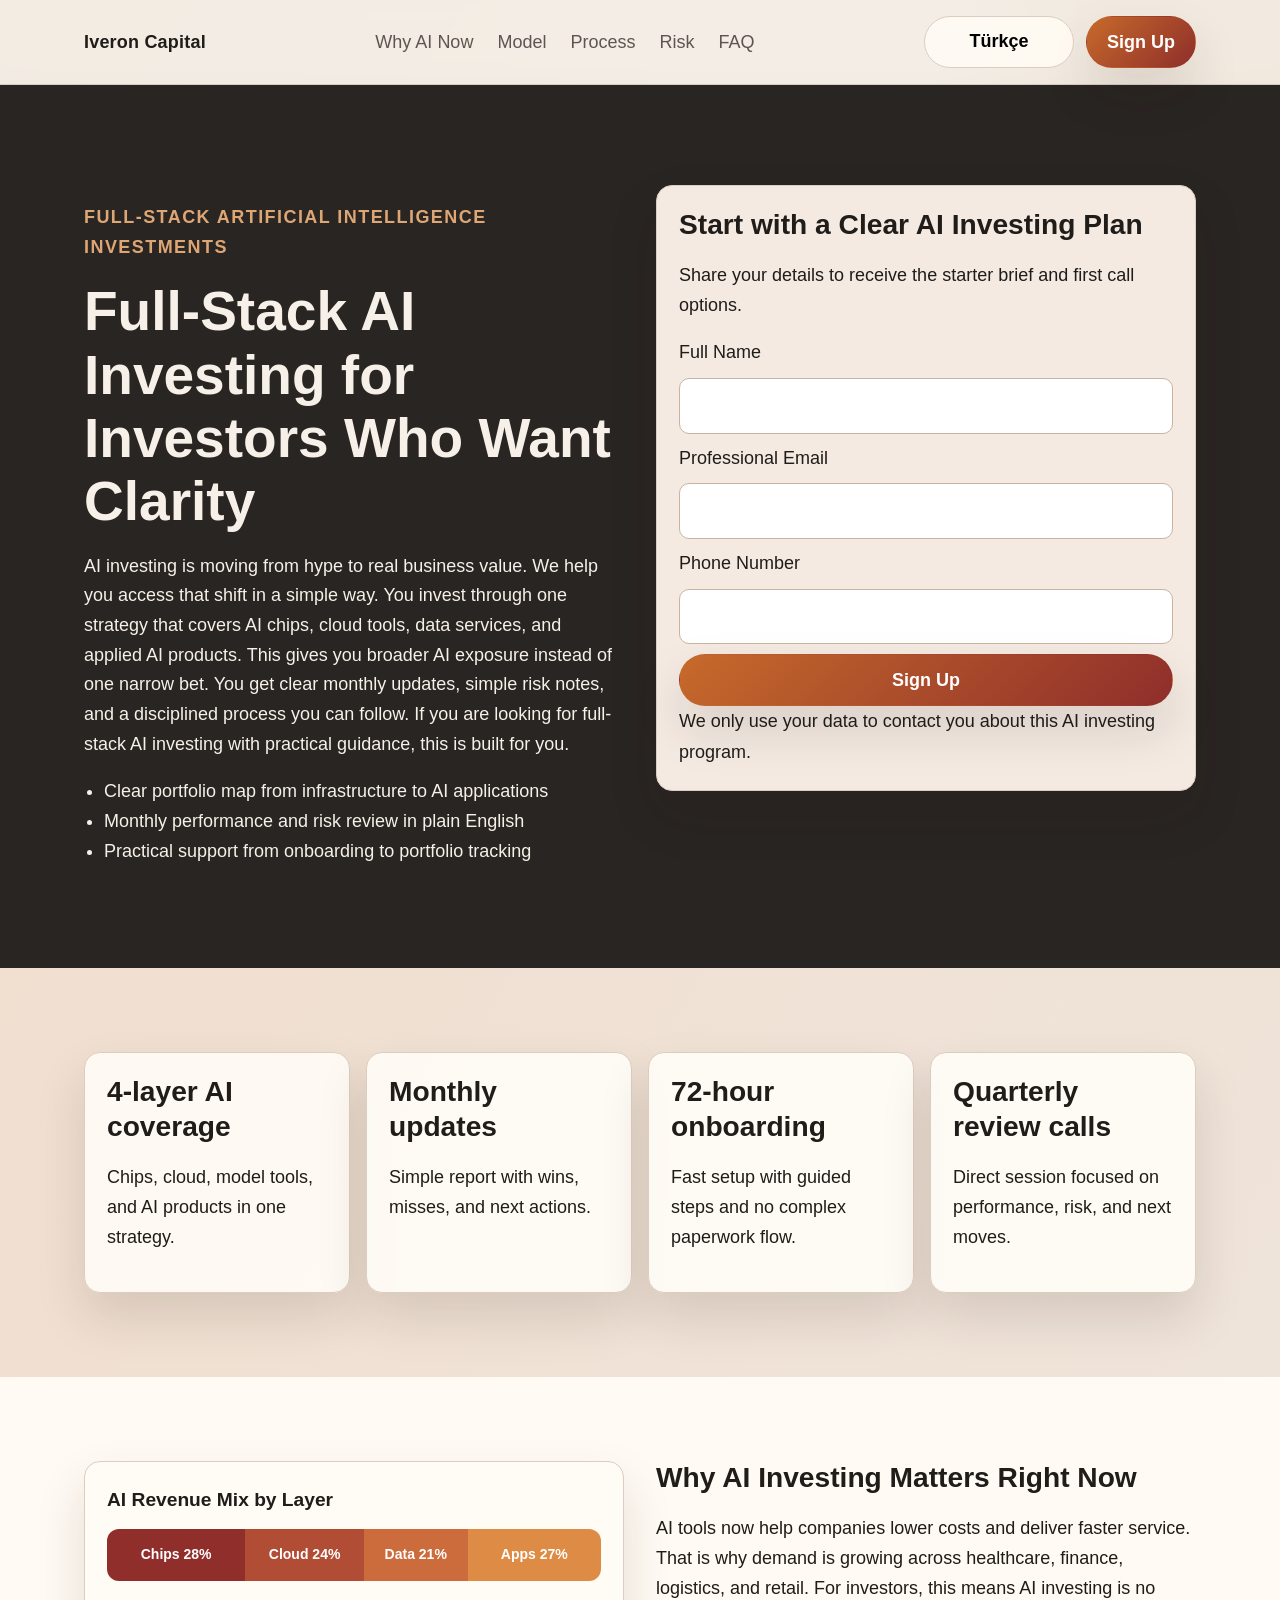
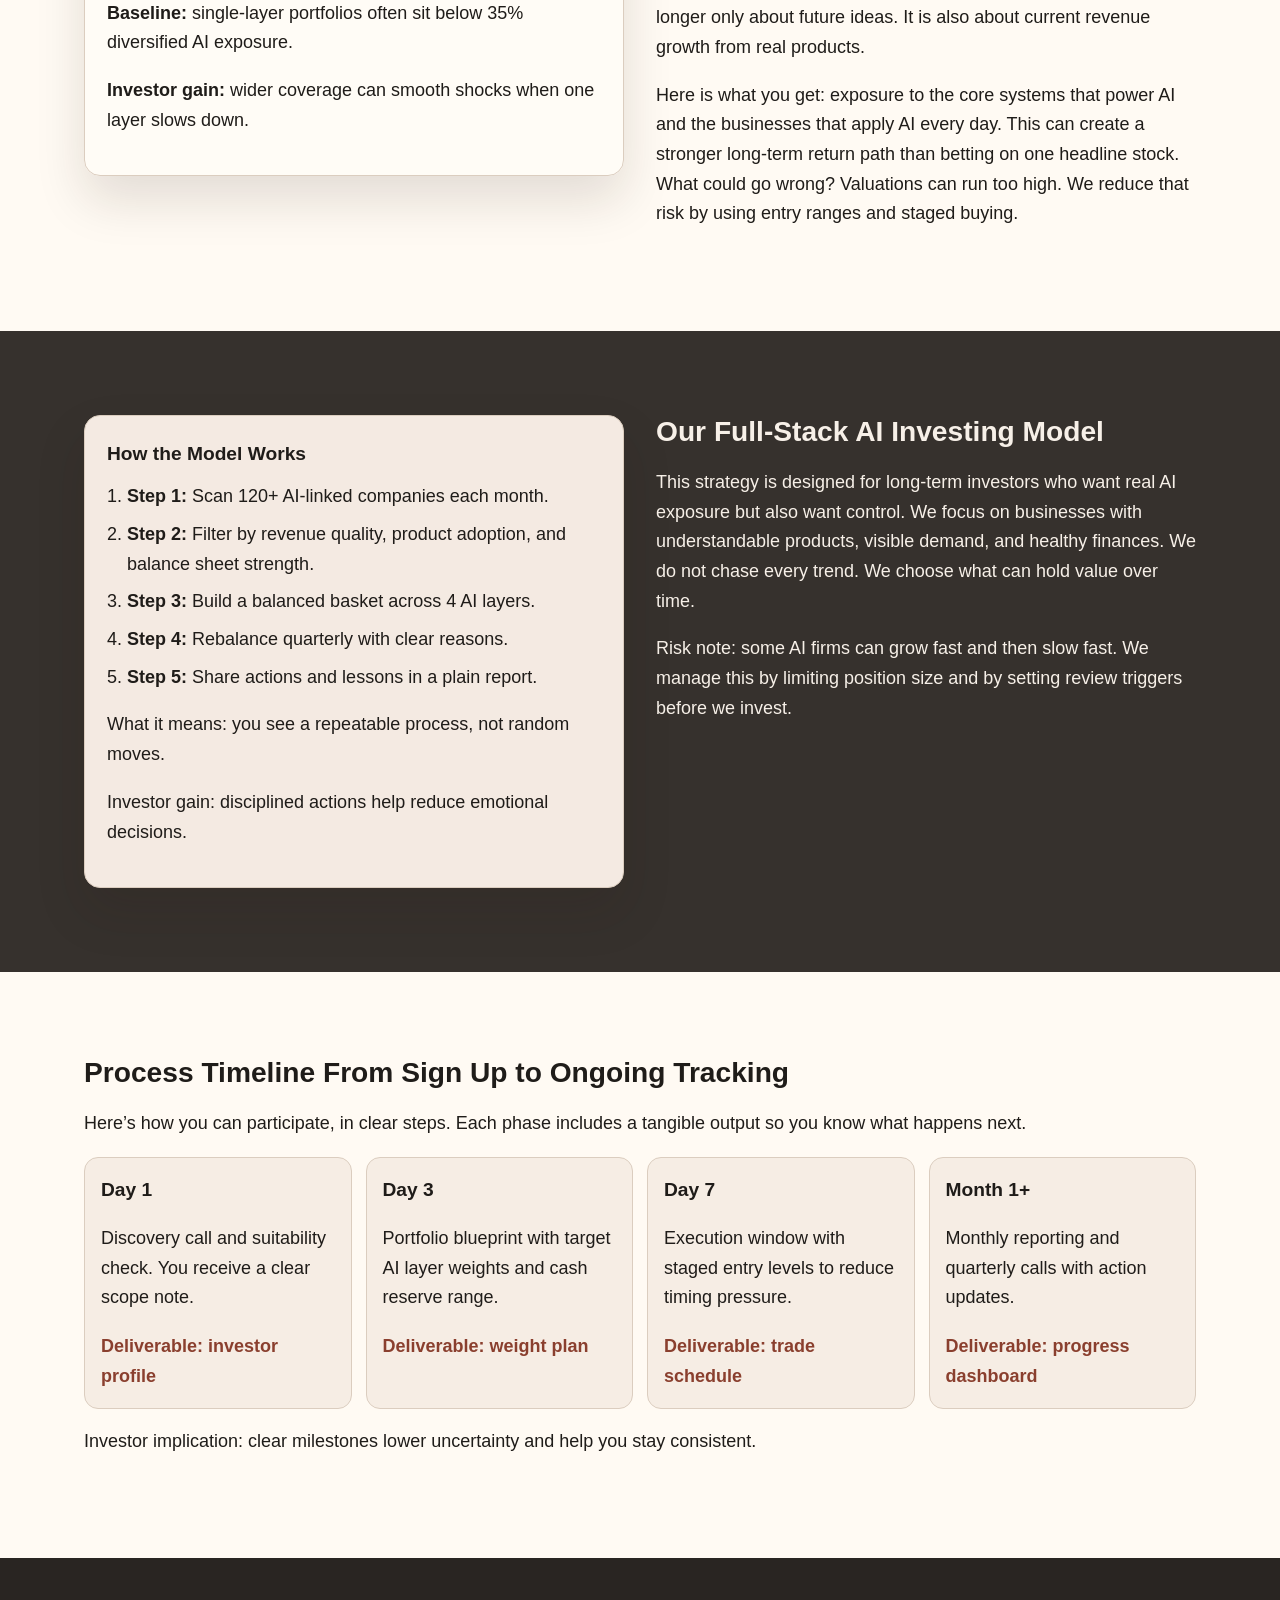
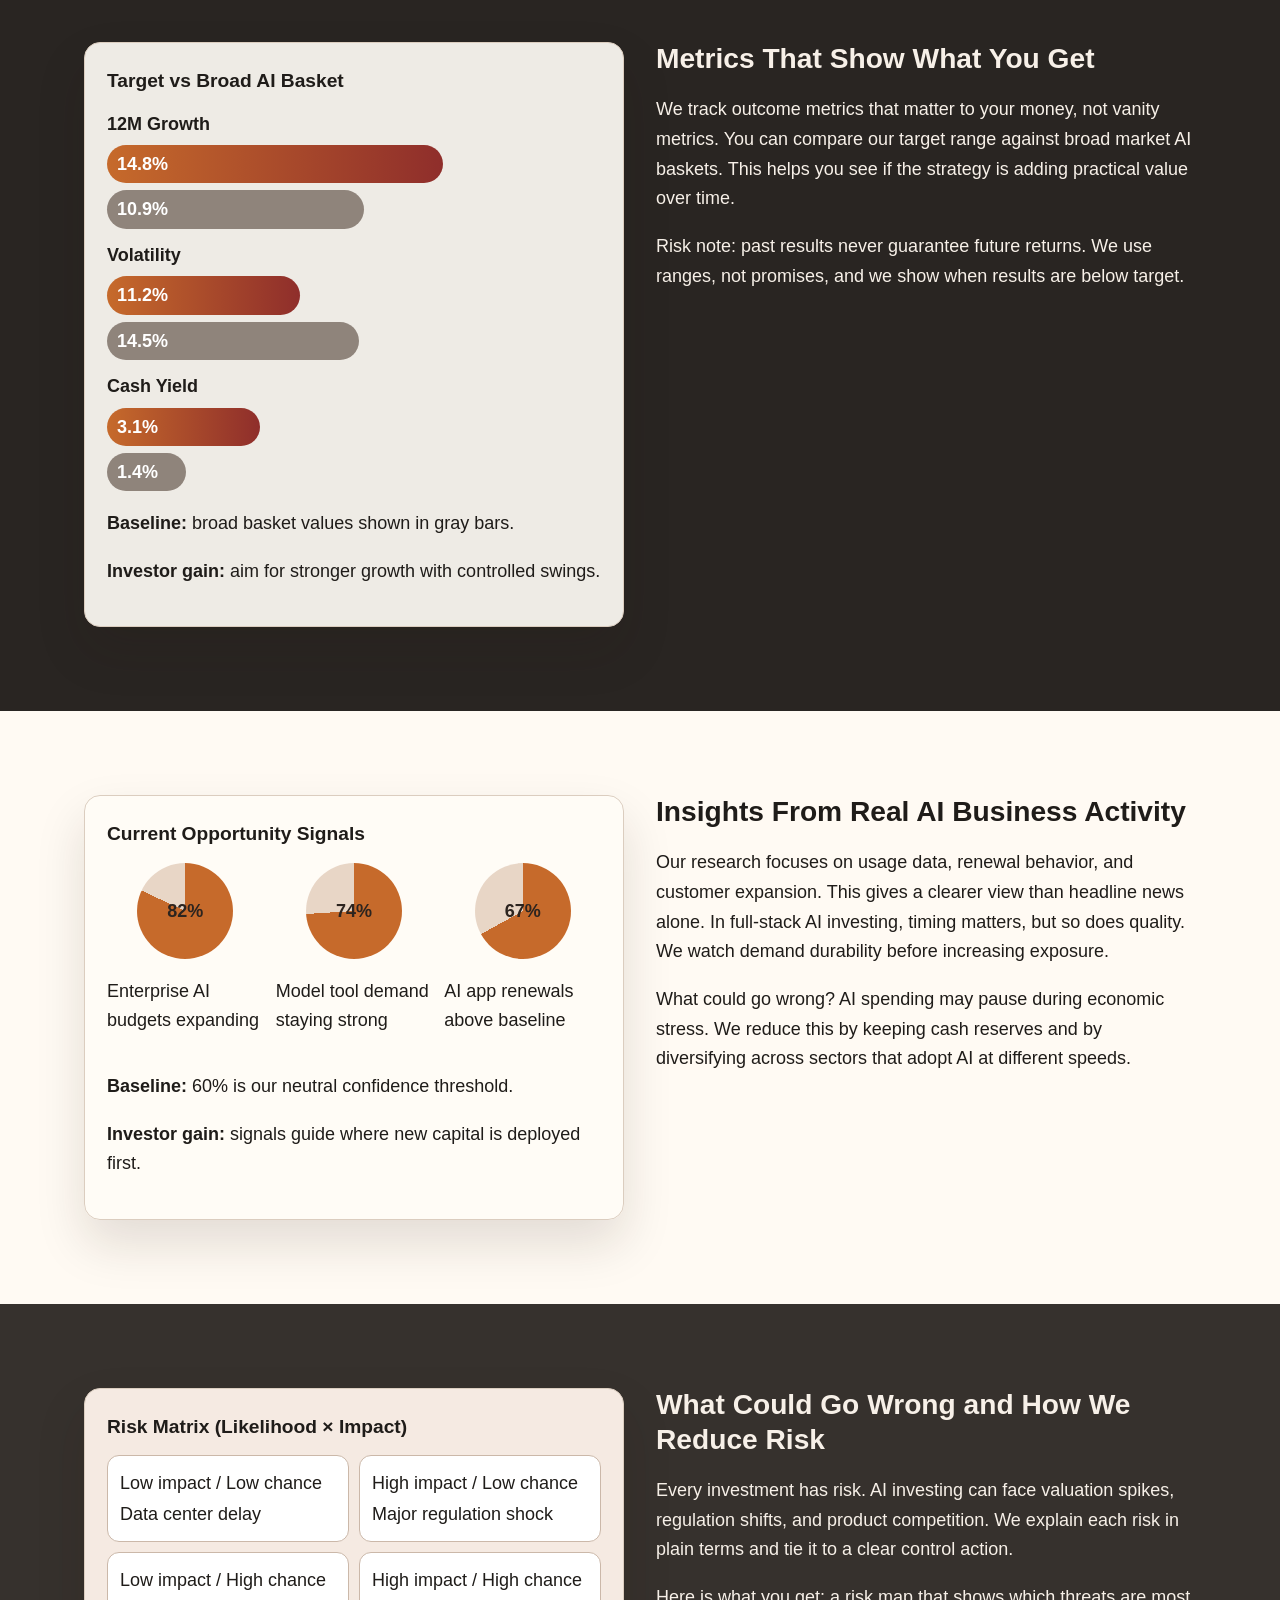
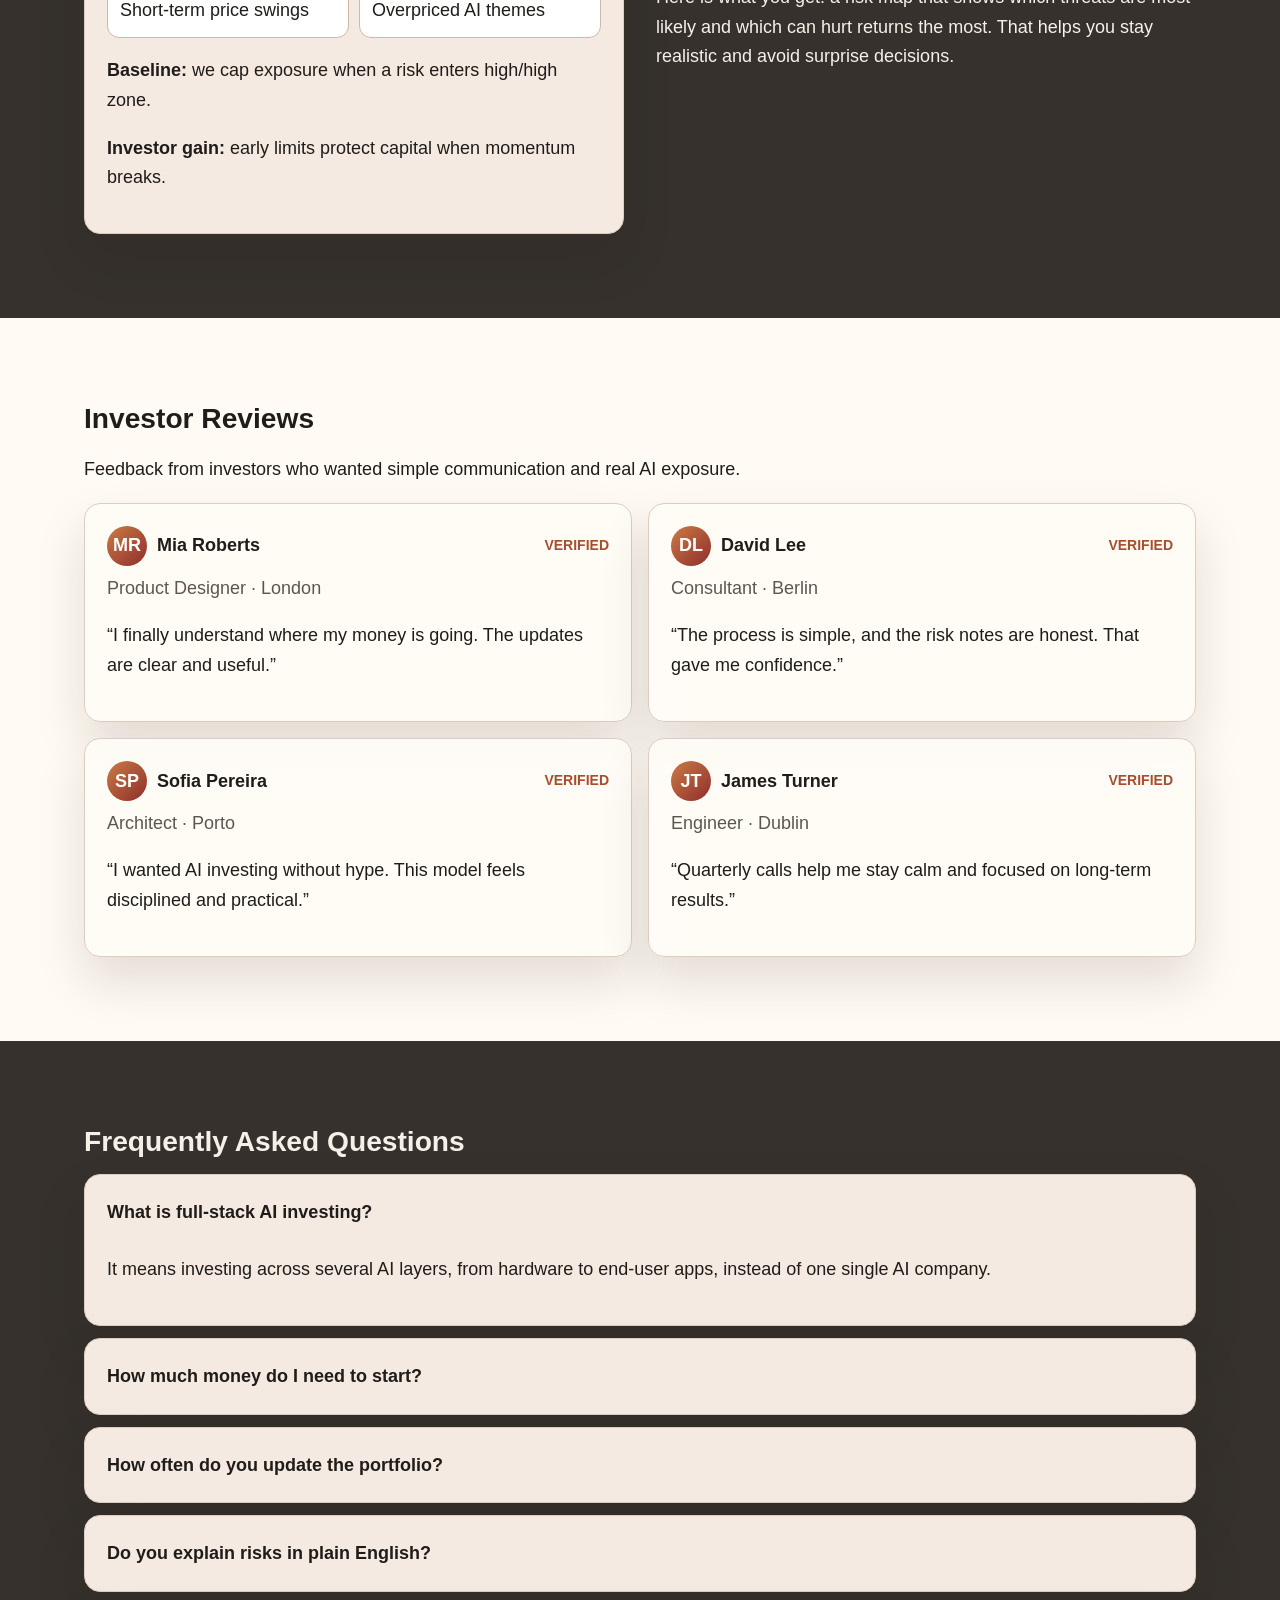
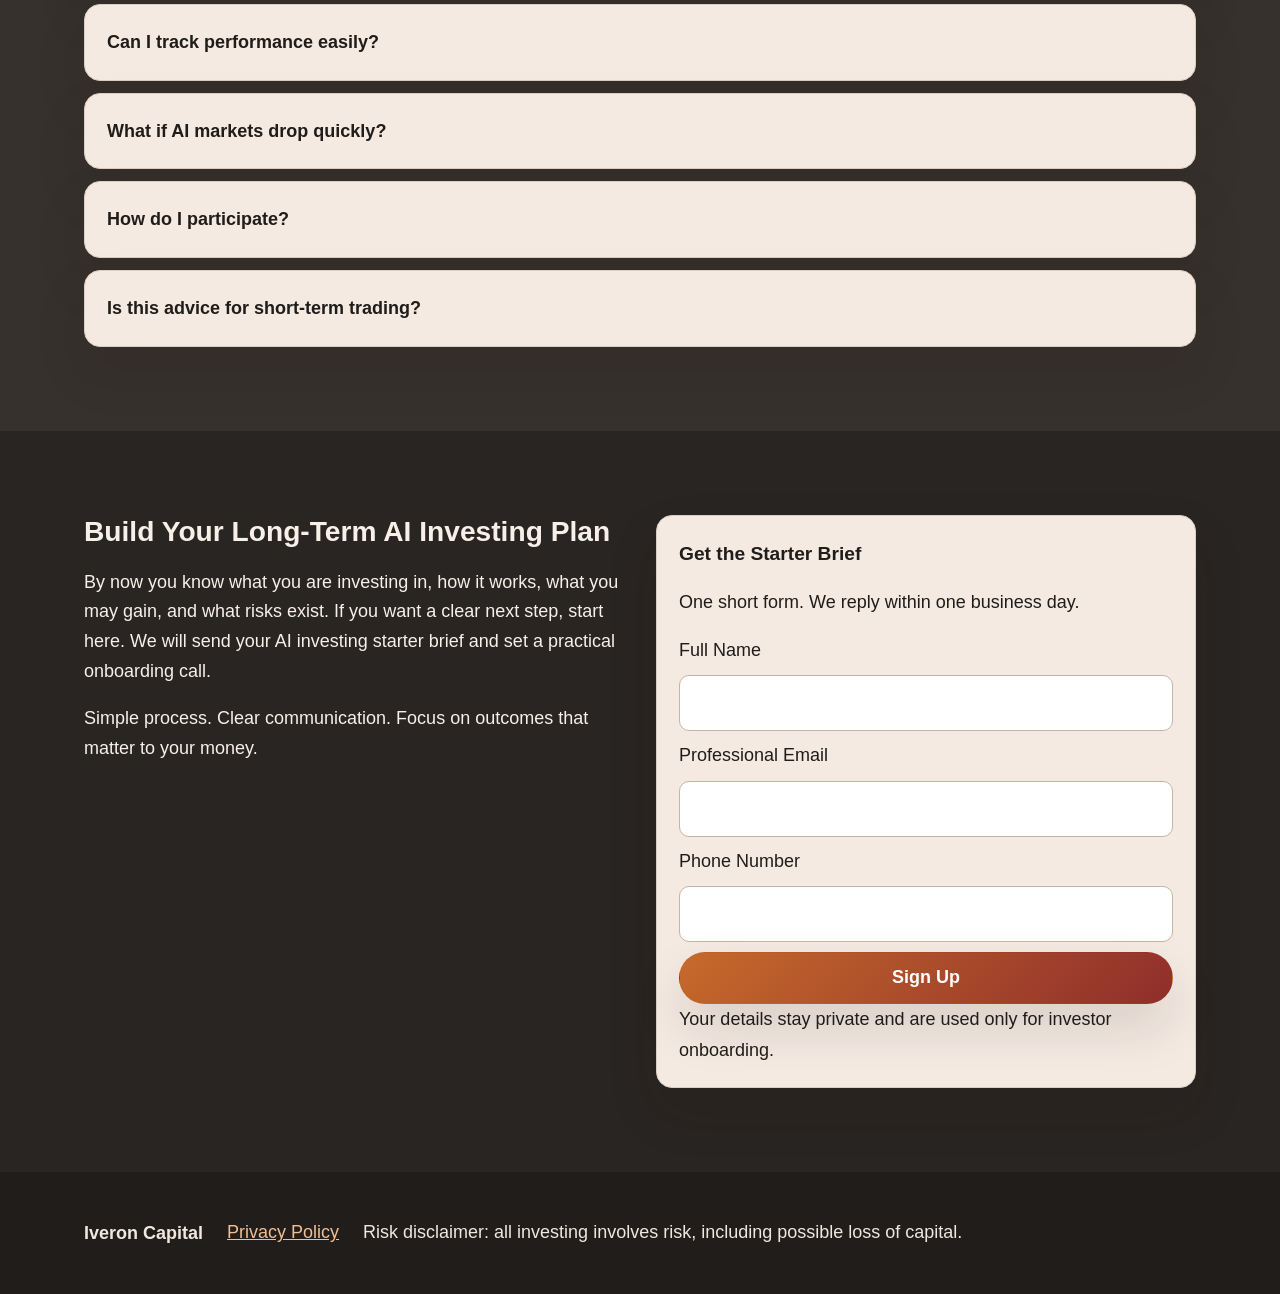
<file: tr/index.html>
<!doctype html>
<html lang="en">
<head>
  <meta charset="UTF-8">
  <meta name="viewport" content="width=device-width, initial-scale=1.0">
  <title>Iveron Capital TR | Full-Stack AI Investing for Long-Term Investors</title>
  <meta name="description" content="Iveron Capital Türkçe page presents full-stack AI investing with clear process, simple risk controls, and transparent investor updates.">
  <link rel="canonical" href="https://iveroncapital.com/tr/index.html">
  <meta property="og:title" content="Iveron Capital | Full-Stack AI Investing">
  <meta property="og:description" content="Learn how full-stack AI investing works, what you get, and how we reduce risk for long-term investors.">
  <meta property="og:type" content="website">
  <meta property="og:url" content="https://iveroncapital.com/tr/index.html">
  <meta property="og:image" content="https://iveroncapital.com/assets/img/og-cover.jpg">
  <meta name="twitter:card" content="summary_large_image">
  <meta name="twitter:title" content="Iveron Capital | Full-Stack AI Investing">
  <meta name="twitter:description" content="A premium, clear path to full-stack AI investing on the Türkçe page.">
  <link rel="alternate" hreflang="en" href="https://iveroncapital.com/index.html">
  <link rel="alternate" hreflang="de" href="https://iveroncapital.com/de/index.html">
  <link rel="alternate" hreflang="fr" href="https://iveroncapital.com/fr/index.html">
  <link rel="alternate" hreflang="es" href="https://iveroncapital.com/es/index.html">
  <link rel="alternate" hreflang="it" href="https://iveroncapital.com/it/index.html">
  <link rel="alternate" hreflang="tr" href="https://iveroncapital.com/tr/index.html">
  <link rel="alternate" hreflang="pt" href="https://iveroncapital.com/pt/index.html">
  <link rel="alternate" hreflang="ja" href="https://iveroncapital.com/jp/index.html">
  <link rel="alternate" hreflang="sk" href="https://iveroncapital.com/sk/index.html">
  <link rel="alternate" hreflang="nl-BE" href="https://iveroncapital.com/be/index.html">
  <link rel="alternate" hreflang="x-default" href="https://iveroncapital.com/index.html">
  <link rel="stylesheet" href="../assets/style.css">
</head>
<body data-lang="Türkçe" data-root="..">
  <div class="bg-layer" aria-hidden="true">
    <span class="glow glow-one"></span>
    <span class="glow glow-two"></span>
    <span class="mesh"></span>
  </div>

  <header class="site-header">
    <div class="container header-inner">
      <a class="brand" href="../index.html" aria-label="Iveron Capital home">Iveron Capital</a>
      <nav class="main-nav" aria-label="Primary navigation">
        <a href="#market">Why AI Now</a>
        <a href="#model">Model</a>
        <a href="#process">Process</a>
        <a href="#risk">Risk</a>
        <a href="#faq">FAQ</a>
      </nav>
      <div class="header-actions">
        <div class="lang-dropdown" data-dropdown>
          <button class="pill" type="button" aria-haspopup="true" aria-expanded="false" aria-label="Choose language">Türkçe</button>
          <div class="dropdown-menu" role="menu">
            <a href="../index.html" role="menuitem"><svg class="flag-svg" viewBox="0 0 24 16" aria-hidden="true"><rect width="24" height="16" fill="#1f3f95"/><path d="M0 0L24 16M24 0L0 16" stroke="#fff" stroke-width="3"/><path d="M0 0L24 16M24 0L0 16" stroke="#c8102e" stroke-width="1.5"/><path d="M12 0v16M0 8h24" stroke="#fff" stroke-width="4"/><path d="M12 0v16M0 8h24" stroke="#c8102e" stroke-width="2"/></svg>English</a>
            <a href="../de/index.html" role="menuitem"><svg class="flag-svg" viewBox="0 0 24 16" aria-hidden="true"><rect width="24" height="16" fill="#ffce00"/><rect width="24" height="10.6" fill="#dd0000"/><rect width="24" height="5.3" fill="#000"/></svg>Deutsch</a>
            <a href="../fr/index.html" role="menuitem"><svg class="flag-svg" viewBox="0 0 24 16" aria-hidden="true"><rect width="8" height="16" fill="#0055a4"/><rect x="8" width="8" height="16" fill="#fff"/><rect x="16" width="8" height="16" fill="#ef4135"/></svg>Français</a>
            <a href="../es/index.html" role="menuitem"><svg class="flag-svg" viewBox="0 0 24 16" aria-hidden="true"><rect width="24" height="16" fill="#aa151b"/><rect y="4" width="24" height="8" fill="#f1bf00"/></svg>Español</a>
            <a href="../it/index.html" role="menuitem"><svg class="flag-svg" viewBox="0 0 24 16" aria-hidden="true"><rect width="8" height="16" fill="#009246"/><rect x="8" width="8" height="16" fill="#fff"/><rect x="16" width="8" height="16" fill="#ce2b37"/></svg>Italiano</a>
            <a href="../tr/index.html" role="menuitem"><svg class="flag-svg" viewBox="0 0 24 16" aria-hidden="true"><rect width="24" height="16" fill="#e30a17"/><circle cx="10" cy="8" r="4" fill="#fff"/><circle cx="11" cy="8" r="3.2" fill="#e30a17"/><circle cx="15.5" cy="8" r="1.1" fill="#fff"/></svg>Türkçe</a>
            <a href="../pt/index.html" role="menuitem"><svg class="flag-svg" viewBox="0 0 24 16" aria-hidden="true"><rect width="10" height="16" fill="#006847"/><rect x="10" width="14" height="16" fill="#da291c"/><circle cx="10" cy="8" r="2.2" fill="#ffcd00"/></svg>Português</a>
            <a href="../jp/index.html" role="menuitem"><svg class="flag-svg" viewBox="0 0 24 16" aria-hidden="true"><rect width="24" height="16" fill="#fff"/><circle cx="12" cy="8" r="4" fill="#bc002d"/></svg>日本語</a>
            <a href="../sk/index.html" role="menuitem"><svg class="flag-svg" viewBox="0 0 24 16" aria-hidden="true"><rect width="24" height="16" fill="#ee1c25"/><rect width="24" height="10.6" fill="#0b4ea2"/><rect width="24" height="5.3" fill="#fff"/></svg>Slovenčina</a>
            <a href="../be/index.html" role="menuitem"><svg class="flag-svg" viewBox="0 0 24 16" aria-hidden="true"><rect width="8" height="16" fill="#000"/><rect x="8" width="8" height="16" fill="#ffd90c"/><rect x="16" width="8" height="16" fill="#ef3340"/></svg>Belgium</a>
          </div>
        </div>
        <a class="btn cta" href="#lead-form">Sign Up</a>
      </div>
      <button class="burger" type="button" aria-label="Open menu" aria-controls="mobile-drawer" aria-expanded="false">☰</button>
    </div>
  </header>

  <aside id="mobile-drawer" class="drawer" aria-hidden="true">
    <div class="drawer-panel" role="dialog" aria-modal="true" aria-label="Mobile menu">
      <button class="drawer-close" type="button" aria-label="Close menu">✕</button>
      <nav class="drawer-nav" aria-label="Mobile navigation">
        <a href="#market">Why AI Now</a>
        <a href="#model">Model</a>
        <a href="#process">Process</a>
        <a href="#risk">Risk</a>
        <a href="#faq">FAQ</a>
      </nav>
      <div class="lang-dropdown" data-dropdown>
        <button class="pill" type="button" aria-haspopup="true" aria-expanded="false" aria-label="Choose language">Türkçe</button>
        <div class="dropdown-menu" role="menu">
          <a href="../index.html" role="menuitem"><svg class="flag-svg" viewBox="0 0 24 16" aria-hidden="true"><rect width="24" height="16" fill="#1f3f95"/><path d="M0 0L24 16M24 0L0 16" stroke="#fff" stroke-width="3"/><path d="M0 0L24 16M24 0L0 16" stroke="#c8102e" stroke-width="1.5"/><path d="M12 0v16M0 8h24" stroke="#fff" stroke-width="4"/><path d="M12 0v16M0 8h24" stroke="#c8102e" stroke-width="2"/></svg>English</a>
          <a href="../de/index.html" role="menuitem"><svg class="flag-svg" viewBox="0 0 24 16" aria-hidden="true"><rect width="24" height="16" fill="#ffce00"/><rect width="24" height="10.6" fill="#dd0000"/><rect width="24" height="5.3" fill="#000"/></svg>Deutsch</a>
          <a href="../fr/index.html" role="menuitem"><svg class="flag-svg" viewBox="0 0 24 16" aria-hidden="true"><rect width="8" height="16" fill="#0055a4"/><rect x="8" width="8" height="16" fill="#fff"/><rect x="16" width="8" height="16" fill="#ef4135"/></svg>Français</a>
          <a href="../es/index.html" role="menuitem"><svg class="flag-svg" viewBox="0 0 24 16" aria-hidden="true"><rect width="24" height="16" fill="#aa151b"/><rect y="4" width="24" height="8" fill="#f1bf00"/></svg>Español</a>
          <a href="../it/index.html" role="menuitem"><svg class="flag-svg" viewBox="0 0 24 16" aria-hidden="true"><rect width="8" height="16" fill="#009246"/><rect x="8" width="8" height="16" fill="#fff"/><rect x="16" width="8" height="16" fill="#ce2b37"/></svg>Italiano</a>
          <a href="../tr/index.html" role="menuitem"><svg class="flag-svg" viewBox="0 0 24 16" aria-hidden="true"><rect width="24" height="16" fill="#e30a17"/><circle cx="10" cy="8" r="4" fill="#fff"/><circle cx="11" cy="8" r="3.2" fill="#e30a17"/><circle cx="15.5" cy="8" r="1.1" fill="#fff"/></svg>Türkçe</a>
          <a href="../pt/index.html" role="menuitem"><svg class="flag-svg" viewBox="0 0 24 16" aria-hidden="true"><rect width="10" height="16" fill="#006847"/><rect x="10" width="14" height="16" fill="#da291c"/><circle cx="10" cy="8" r="2.2" fill="#ffcd00"/></svg>Português</a>
          <a href="../jp/index.html" role="menuitem"><svg class="flag-svg" viewBox="0 0 24 16" aria-hidden="true"><rect width="24" height="16" fill="#fff"/><circle cx="12" cy="8" r="4" fill="#bc002d"/></svg>日本語</a>
          <a href="../sk/index.html" role="menuitem"><svg class="flag-svg" viewBox="0 0 24 16" aria-hidden="true"><rect width="24" height="16" fill="#ee1c25"/><rect width="24" height="10.6" fill="#0b4ea2"/><rect width="24" height="5.3" fill="#fff"/></svg>Slovenčina</a>
          <a href="../be/index.html" role="menuitem"><svg class="flag-svg" viewBox="0 0 24 16" aria-hidden="true"><rect width="8" height="16" fill="#000"/><rect x="8" width="8" height="16" fill="#ffd90c"/><rect x="16" width="8" height="16" fill="#ef3340"/></svg>Belgium</a>
        </div>
      </div>
      <a class="btn cta" href="#lead-form">Sign Up</a>
    </div>
  </aside>

  <main>
    <section class="hero section-dark">
      <div class="container split">
        <div>
          <p class="eyebrow">Full-Stack Artificial Intelligence Investments</p>
          <h1>Full-Stack AI Investing for Investors Who Want Clarity</h1>
          <p>AI investing is moving from hype to real business value. We help you access that shift in a simple way. You invest through one strategy that covers AI chips, cloud tools, data services, and applied AI products. This gives you broader AI exposure instead of one narrow bet. You get clear monthly updates, simple risk notes, and a disciplined process you can follow. If you are looking for full-stack AI investing with practical guidance, this is built for you.</p>
          <ul class="hero-points">
            <li>Clear portfolio map from infrastructure to AI applications</li>
            <li>Monthly performance and risk review in plain English</li>
            <li>Practical support from onboarding to portfolio tracking</li>
          </ul>
        </div>
        <div class="glass-panel" id="lead-form">
          <h2>Start with a Clear AI Investing Plan</h2>
          <p>Share your details to receive the starter brief and first call options.</p>
          <form>
            <label for="name-hero">Full Name</label>
            <input id="name-hero" type="text" name="full_name" required>
            <label for="email-hero">Professional Email</label>
            <input id="email-hero" type="email" name="email" required>
            <label for="phone-hero">Phone Number</label>
            <input id="phone-hero" type="tel" name="phone" required>
            <button class="btn cta" type="submit">Sign Up</button>
          </form>
          <small>We only use your data to contact you about this AI investing program.</small>
        </div>
      </div>
    </section>

    <section class="kpi-strip">
      <div class="container kpi-grid">
        <article><h2>4-layer AI coverage</h2><p>Chips, cloud, model tools, and AI products in one strategy.</p></article>
        <article><h2>Monthly updates</h2><p>Simple report with wins, misses, and next actions.</p></article>
        <article><h2>72-hour onboarding</h2><p>Fast setup with guided steps and no complex paperwork flow.</p></article>
        <article><h2>Quarterly review calls</h2><p>Direct session focused on performance, risk, and next moves.</p></article>
      </div>
    </section>

    <section id="market" class="section-light">
      <div class="container split reverse">
        <div>
          <h2>Why AI Investing Matters Right Now</h2>
          <p>AI tools now help companies lower costs and deliver faster service. That is why demand is growing across healthcare, finance, logistics, and retail. For investors, this means AI investing is no longer only about future ideas. It is also about current revenue growth from real products.</p>
          <p>Here is what you get: exposure to the core systems that power AI and the businesses that apply AI every day. This can create a stronger long-term return path than betting on one headline stock. What could go wrong? Valuations can run too high. We reduce that risk by using entry ranges and staged buying.</p>
        </div>
        <div class="visual-card stack-chart">
          <h3>AI Revenue Mix by Layer</h3>
          <div class="stack"><span style="width:28%">Chips 28%</span><span style="width:24%">Cloud 24%</span><span style="width:21%">Data 21%</span><span style="width:27%">Apps 27%</span></div>
          <p><strong>Baseline:</strong> single-layer portfolios often sit below 35% diversified AI exposure.</p>
          <p><strong>Investor gain:</strong> wider coverage can smooth shocks when one layer slows down.</p>
        </div>
      </div>
    </section>

    <section id="model" class="section-soft-dark">
      <div class="container split">
        <div class="visual-card architecture">
          <h3>How the Model Works</h3>
          <ol>
            <li><strong>Step 1:</strong> Scan 120+ AI-linked companies each month.</li>
            <li><strong>Step 2:</strong> Filter by revenue quality, product adoption, and balance sheet strength.</li>
            <li><strong>Step 3:</strong> Build a balanced basket across 4 AI layers.</li>
            <li><strong>Step 4:</strong> Rebalance quarterly with clear reasons.</li>
            <li><strong>Step 5:</strong> Share actions and lessons in a plain report.</li>
          </ol>
          <p>What it means: you see a repeatable process, not random moves.</p>
          <p>Investor gain: disciplined actions help reduce emotional decisions.</p>
        </div>
        <div>
          <h2>Our Full-Stack AI Investing Model</h2>
          <p>This strategy is designed for long-term investors who want real AI exposure but also want control. We focus on businesses with understandable products, visible demand, and healthy finances. We do not chase every trend. We choose what can hold value over time.</p>
          <p>Risk note: some AI firms can grow fast and then slow fast. We manage this by limiting position size and by setting review triggers before we invest.</p>
        </div>
      </div>
    </section>

    <section id="process" class="section-light">
      <div class="container">
        <h2>Process Timeline From Sign Up to Ongoing Tracking</h2>
        <p>Here’s how you can participate, in clear steps. Each phase includes a tangible output so you know what happens next.</p>
        <div class="timeline">
          <article><h3>Day 1</h3><p>Discovery call and suitability check. You receive a clear scope note.</p><span>Deliverable: investor profile</span></article>
          <article><h3>Day 3</h3><p>Portfolio blueprint with target AI layer weights and cash reserve range.</p><span>Deliverable: weight plan</span></article>
          <article><h3>Day 7</h3><p>Execution window with staged entry levels to reduce timing pressure.</p><span>Deliverable: trade schedule</span></article>
          <article><h3>Month 1+</h3><p>Monthly reporting and quarterly calls with action updates.</p><span>Deliverable: progress dashboard</span></article>
        </div>
        <p>Investor implication: clear milestones lower uncertainty and help you stay consistent.</p>
      </div>
    </section>

    <section class="section-dark metrics">
      <div class="container split reverse">
        <div>
          <h2>Metrics That Show What You Get</h2>
          <p>We track outcome metrics that matter to your money, not vanity metrics. You can compare our target range against broad market AI baskets. This helps you see if the strategy is adding practical value over time.</p>
          <p>Risk note: past results never guarantee future returns. We use ranges, not promises, and we show when results are below target.</p>
        </div>
        <div class="visual-card compare-bars">
          <h3>Target vs Broad AI Basket</h3>
          <div class="bar-row"><label>12M Growth</label><div><span class="us" style="width:68%">14.8%</span><span class="base" style="width:52%">10.9%</span></div></div>
          <div class="bar-row"><label>Volatility</label><div><span class="us" style="width:39%">11.2%</span><span class="base" style="width:51%">14.5%</span></div></div>
          <div class="bar-row"><label>Cash Yield</label><div><span class="us" style="width:31%">3.1%</span><span class="base" style="width:16%">1.4%</span></div></div>
          <p><strong>Baseline:</strong> broad basket values shown in gray bars.</p>
          <p><strong>Investor gain:</strong> aim for stronger growth with controlled swings.</p>
        </div>
      </div>
    </section>

    <section class="section-light insights">
      <div class="container split">
        <div class="visual-card rings">
          <h3>Current Opportunity Signals</h3>
          <div class="ring-grid">
            <div><span class="ring" style="--val:82">82%</span><p>Enterprise AI budgets expanding</p></div>
            <div><span class="ring" style="--val:74">74%</span><p>Model tool demand staying strong</p></div>
            <div><span class="ring" style="--val:67">67%</span><p>AI app renewals above baseline</p></div>
          </div>
          <p><strong>Baseline:</strong> 60% is our neutral confidence threshold.</p>
          <p><strong>Investor gain:</strong> signals guide where new capital is deployed first.</p>
        </div>
        <div>
          <h2>Insights From Real AI Business Activity</h2>
          <p>Our research focuses on usage data, renewal behavior, and customer expansion. This gives a clearer view than headline news alone. In full-stack AI investing, timing matters, but so does quality. We watch demand durability before increasing exposure.</p>
          <p>What could go wrong? AI spending may pause during economic stress. We reduce this by keeping cash reserves and by diversifying across sectors that adopt AI at different speeds.</p>
        </div>
      </div>
    </section>

    <section id="risk" class="section-soft-dark">
      <div class="container split reverse">
        <div>
          <h2>What Could Go Wrong and How We Reduce Risk</h2>
          <p>Every investment has risk. AI investing can face valuation spikes, regulation shifts, and product competition. We explain each risk in plain terms and tie it to a clear control action.</p>
          <p>Here is what you get: a risk map that shows which threats are most likely and which can hurt returns the most. That helps you stay realistic and avoid surprise decisions.</p>
        </div>
        <div class="visual-card risk-matrix">
          <h3>Risk Matrix (Likelihood × Impact)</h3>
          <div class="matrix-grid">
            <span>Low impact / Low chance<br>Data center delay</span>
            <span>High impact / Low chance<br>Major regulation shock</span>
            <span>Low impact / High chance<br>Short-term price swings</span>
            <span>High impact / High chance<br>Overpriced AI themes</span>
          </div>
          <p><strong>Baseline:</strong> we cap exposure when a risk enters high/high zone.</p>
          <p><strong>Investor gain:</strong> early limits protect capital when momentum breaks.</p>
        </div>
      </div>
    </section>

    <section class="section-light reviews">
      <div class="container">
        <h2>Investor Reviews</h2>
        <p>Feedback from investors who wanted simple communication and real AI exposure.</p>
        <div class="review-grid">
          <article class="review-card"><div class="review-head"><span class="avatar">MR</span><strong>Mia Roberts</strong><em>VERIFIED</em></div><p class="meta">Product Designer · London</p><p>“I finally understand where my money is going. The updates are clear and useful.”</p></article>
          <article class="review-card"><div class="review-head"><span class="avatar">DL</span><strong>David Lee</strong><em>VERIFIED</em></div><p class="meta">Consultant · Berlin</p><p>“The process is simple, and the risk notes are honest. That gave me confidence.”</p></article>
          <article class="review-card"><div class="review-head"><span class="avatar">SP</span><strong>Sofia Pereira</strong><em>VERIFIED</em></div><p class="meta">Architect · Porto</p><p>“I wanted AI investing without hype. This model feels disciplined and practical.”</p></article>
          <article class="review-card"><div class="review-head"><span class="avatar">JT</span><strong>James Turner</strong><em>VERIFIED</em></div><p class="meta">Engineer · Dublin</p><p>“Quarterly calls help me stay calm and focused on long-term results.”</p></article>
        </div>
      </div>
    </section>

    <section id="faq" class="section-soft-dark faq">
      <div class="container">
        <h2>Frequently Asked Questions</h2>
        <div class="faq-list">
          <article class="faq-item"><button aria-expanded="true">What is full-stack AI investing?</button><div class="faq-content open"><p>It means investing across several AI layers, from hardware to end-user apps, instead of one single AI company.</p></div></article>
          <article class="faq-item"><button aria-expanded="false">How much money do I need to start?</button><div class="faq-content"><p>You can start with a level that matches your plan. We define position sizes so one move does not control your full portfolio.</p></div></article>
          <article class="faq-item"><button aria-expanded="false">How often do you update the portfolio?</button><div class="faq-content"><p>We review monthly and rebalance quarterly, or sooner if a major risk event changes the outlook.</p></div></article>
          <article class="faq-item"><button aria-expanded="false">Do you explain risks in plain English?</button><div class="faq-content"><p>Yes. Each report includes what happened, why it matters, and what action we take next.</p></div></article>
          <article class="faq-item"><button aria-expanded="false">Can I track performance easily?</button><div class="faq-content"><p>Yes. You receive a simple view of growth, volatility, cash position, and key changes.</p></div></article>
          <article class="faq-item"><button aria-expanded="false">What if AI markets drop quickly?</button><div class="faq-content"><p>We use staged entries, exposure caps, and cash reserves to reduce downside pressure.</p></div></article>
          <article class="faq-item"><button aria-expanded="false">How do I participate?</button><div class="faq-content"><p>Use the Sign Up form. We then schedule a call, review fit, and share your first roadmap.</p></div></article>
          <article class="faq-item"><button aria-expanded="false">Is this advice for short-term trading?</button><div class="faq-content"><p>No. This strategy is built for disciplined long-term investors who want structured AI exposure.</p></div></article>
        </div>
      </div>
    </section>

    <section class="final-cta section-dark">
      <div class="container split">
        <div>
          <h2>Build Your Long-Term AI Investing Plan</h2>
          <p>By now you know what you are investing in, how it works, what you may gain, and what risks exist. If you want a clear next step, start here. We will send your AI investing starter brief and set a practical onboarding call.</p>
          <p>Simple process. Clear communication. Focus on outcomes that matter to your money.</p>
        </div>
        <div class="glass-panel">
          <h3>Get the Starter Brief</h3>
          <p>One short form. We reply within one business day.</p>
          <form>
            <label for="name-final">Full Name</label>
            <input id="name-final" type="text" name="full_name" required>
            <label for="email-final">Professional Email</label>
            <input id="email-final" type="email" name="email" required>
            <label for="phone-final">Phone Number</label>
            <input id="phone-final" type="tel" name="phone" required>
            <button class="btn cta" type="submit">Sign Up</button>
          </form>
          <small>Your details stay private and are used only for investor onboarding.</small>
        </div>
      </div>
    </section>
  </main>

  <footer class="site-footer">
    <div class="container footer-inner">
      <strong>Iveron Capital</strong>
      <button class="privacy-link" type="button">Privacy Policy</button>
      <p>Risk disclaimer: all investing involves risk, including possible loss of capital.</p>
    </div>
  </footer>

  <div class="modal" id="privacy-modal" aria-hidden="true">
    <div class="modal-panel" role="dialog" aria-modal="true" aria-label="Privacy policy">
      <button class="modal-x" type="button" aria-label="Close privacy modal">✕</button>
      <h2>Privacy Policy</h2>
      <div class="policy-content">
        <h3>Introduction</h3><p>This policy explains how Iveron Capital handles your personal data in clear language.</p>
        <h3>Data collection</h3><p>We collect your name, professional email, phone number, and communication history when you contact us.</p>
        <h3>Legal basis</h3><p>We use your data to respond to your request and run onboarding services you ask for.</p>
        <h3>Cookies</h3><p>We use essential cookies for site function and optional analytics cookies to improve user experience.</p>
        <h3>Retention</h3><p>We keep your data only as long as needed for service delivery, records, and legal obligations.</p>
        <h3>Third-party sharing</h3><p>We share data only with trusted service providers needed for hosting, email, and secure records.</p>
        <h3>Security</h3><p>We protect data with access controls, encryption in transit, and regular security review steps.</p>
        <h3>User rights</h3><p>You can request access, correction, deletion, or restriction of processing at any time.</p>
        <h3>International transfers</h3><p>If data moves across borders, we use contract safeguards to keep protections in place.</p>
        <h3>Industry risk disclosure</h3><p>Digital systems can face cyber incidents. We reduce risk but no online system is risk free.</p>
        <h3>Contact</h3><p>For privacy questions, email privacy@iveroncapital.com.</p>
      </div>
      <div class="modal-footer">
        <button class="btn ghost close-modal" type="button">Close</button>
      </div>
    </div>
  </div>

  <script type="application/ld+json">
  {
    "@context": "https://schema.org",
    "@graph": [
      {"@type":"Organization","name":"Iveron Capital","url":"https://iveroncapital.com","logo":"https://iveroncapital.com/assets/img/logo.png"},
      {"@type":"WebSite","name":"Iveron Capital","url":"https://iveroncapital.com"},
      {"@type":"FAQPage","mainEntity":[
        {"@type":"Question","name":"What is full-stack AI investing?","acceptedAnswer":{"@type":"Answer","text":"It is investing across multiple AI layers from chips to applications."}},
        {"@type":"Question","name":"How often do you update?","acceptedAnswer":{"@type":"Answer","text":"Monthly review and quarterly rebalance, with faster action when needed."}}
      ]},
      {"@type":"Review","itemReviewed":{"@type":"Service","name":"Iveron Capital AI Investing"},"reviewRating":{"@type":"Rating","ratingValue":"5"},"author":{"@type":"Person","name":"Mia Roberts"}}
    ]
  }
  </script>
  <script src="../assets/app.js" defer></script>
</body>
</html>
</file>
<file: assets/style.css>
:root {
  --bg: #f4efe8;
  --surface: #fffaf3;
  --ink: #1f1c19;
  --muted: #5e5550;
  --accent: #c66a2b;
  --accent-2: #8f2e2b;
  --dark: #292522;
  --dark-2: #36312d;
  --line: #dbcdbf;
  --btn-height: 52px;
  --radius: 16px;
  --shadow: 0 24px 50px rgba(42, 25, 12, 0.13);
}
* { box-sizing: border-box; min-width: 0; }
html, body { margin: 0; padding: 0; overflow-x: hidden; }
body {
  font-family: Inter, "Segoe UI", sans-serif;
  font-size: 18px;
  line-height: 1.68;
  background: var(--bg);
  color: var(--ink);
  position: relative;
}
a { color: inherit; text-decoration: none; }
p, li, label, small, button, input { font-size: 18px; line-height: 1.65; }
.container { max-width: 1160px; margin: 0 auto; padding-inline: 24px; }
section { padding: 84px 0; position: relative; overflow: hidden; }
.bg-layer { position: fixed; inset: 0; z-index: -1; pointer-events: none; overflow: hidden; }
.glow { position: absolute; border-radius: 50%; filter: blur(60px); opacity: .35; }
.glow-one { width: 420px; height: 420px; background: #e7b78d; top: -120px; right: -140px; }
.glow-two { width: 360px; height: 360px; background: #b35047; bottom: -100px; left: -120px; }
.mesh { position: absolute; inset: 0; background: linear-gradient(130deg, rgba(198,106,43,.12), rgba(139,95,70,.05), rgba(143,46,43,.09)); }

.site-header {
  position: sticky; top: 0; z-index: 20;
  background: rgba(244, 239, 232, .8);
  backdrop-filter: blur(10px);
  border-bottom: 1px solid rgba(155,131,112,.3);
}
.header-inner { display: flex; justify-content: space-between; align-items: center; gap: 24px; min-height: 84px; }
.brand { font-weight: 700; letter-spacing: .2px; }
.main-nav { display: flex; gap: 24px; }
.main-nav a { color: var(--muted); }
.header-actions { display: flex; align-items: center; gap: 12px; }
.pill, .btn {
  height: var(--btn-height); padding: 0 20px; border-radius: 999px; border: 1px solid transparent;
  display: inline-flex; align-items: center; justify-content: center; font-weight: 600;
}
.pill { border-color: var(--line); background: rgba(255,250,243,.9); cursor: pointer; min-width: 150px; }
.btn.cta { background: linear-gradient(135deg, var(--accent), var(--accent-2)); color: #fff; box-shadow: var(--shadow); }
.btn.cta:hover { filter: brightness(1.05); transform: translateY(-1px); }
.btn:focus-visible, .pill:focus-visible, button:focus-visible, a:focus-visible, input:focus-visible {
  outline: 3px solid #ffb98c; outline-offset: 2px;
}
.lang-dropdown { position: relative; }
.dropdown-menu {
  position: absolute; right: 0; top: calc(100% + 8px); width: 220px;
  background: #fff; border: 1px solid var(--line); border-radius: 14px; box-shadow: var(--shadow);
  display: none; padding: 8px;
}
.dropdown-menu a { display: flex; align-items: center; gap: 10px; padding: 10px 12px; border-radius: 10px; }
.dropdown-menu a:hover { background: #f5ebe2; }
.lang-dropdown.open .dropdown-menu { display: block; }
.flag-svg { width: 22px; height: 16px; border-radius: 2px; border: 1px solid #d1c2b4; flex: 0 0 auto; }

.burger { display: none; background: #fff; border: 1px solid var(--line); border-radius: 12px; width: 48px; height: 48px; }
.drawer { position: fixed; inset: 0; background: rgba(20,16,14,.45); display: none; z-index: 30; }
.drawer.open { display: block; }
.drawer-panel {
  width: min(420px, 92%); height: 100%; background: #fff8f2; margin-left: auto;
  padding: 24px; display: flex; flex-direction: column; gap: 20px;
}
.drawer-nav { display: flex; flex-direction: column; gap: 12px; }
.drawer-close { align-self: flex-end; border: 1px solid var(--line); background: #fff; border-radius: 10px; width: 44px; height: 44px; }

.split { display: grid; grid-template-columns: repeat(2, minmax(0,1fr)); gap: 32px; align-items: start; }
.reverse > :first-child { order: 2; }
.reverse > :last-child { order: 1; }
.section-dark { background: var(--dark); color: #f7f0e8; }
.section-soft-dark { background: var(--dark-2); color: #f7f0e8; }
.section-light { background: var(--surface); }
.hero { padding-top: 100px; }
.eyebrow { text-transform: uppercase; letter-spacing: .08em; color: #dfa675; font-weight: 600; }
h1 { font-size: clamp(2rem, 4.3vw, 3.8rem); line-height: 1.15; margin: 6px 0 16px; }
h2 { font-size: clamp(1.5rem, 2.2vw, 2.3rem); line-height: 1.24; margin: 0 0 14px; }
h3 { margin: 0 0 12px; font-size: 1.2rem; }
.hero-points { padding-left: 20px; }
.glass-panel, .visual-card, .review-card, .faq-item, .kpi-grid article {
  background: rgba(255, 252, 247, .92); color: var(--ink); border: 1px solid var(--line);
  border-radius: var(--radius); padding: 22px; box-shadow: var(--shadow); max-width: 100%;
}
.section-dark .glass-panel, .section-soft-dark .visual-card, .section-soft-dark .faq-item {
  background: rgba(255,245,236,.95); color: var(--ink);
}
form { display: flex; flex-direction: column; gap: 10px; }
input { width: 100%; border: 1px solid #c9b4a1; border-radius: 10px; padding: 12px 14px; background: #fff; }

.kpi-strip { background: linear-gradient(120deg, #f1dfd0, #efe4da); }
.kpi-grid { display: grid; grid-template-columns: repeat(4, minmax(0,1fr)); gap: 16px; }

.stack { display: flex; border-radius: 12px; overflow: hidden; margin: 10px 0; min-height: 52px; }
.stack span { display: flex; align-items: center; justify-content: center; color: #fff; font-weight: 600; font-size: 14px; }
.stack span:nth-child(1){background:#8f2e2b}.stack span:nth-child(2){background:#b14c35}
.stack span:nth-child(3){background:#cc6b3b}.stack span:nth-child(4){background:#de8b46}
.architecture ol { margin: 0; padding-left: 20px; display: grid; gap: 8px; }
.timeline { display:grid; grid-template-columns: repeat(4,minmax(0,1fr)); gap:14px; margin: 18px 0; }
.timeline article { background: #f6ede4; border: 1px solid var(--line); border-radius: 14px; padding: 16px; }
.timeline span { font-weight: 600; color: #8a3f2e; }
.compare-bars .bar-row { margin-bottom: 12px; }
.compare-bars label { display:block; font-weight:600; margin-bottom: 6px; }
.compare-bars .bar-row div { display: grid; gap: 7px; }
.compare-bars .us, .compare-bars .base { display:block; border-radius: 999px; color:#fff; padding: 4px 10px; font-weight:600; }
.compare-bars .us { background: linear-gradient(90deg, #c66a2b, #8f2e2b); }
.compare-bars .base { background: #8f847b; }
.ring-grid { display:grid; grid-template-columns: repeat(3,minmax(0,1fr)); gap:12px; }
.ring { display:grid; place-items:center; margin:0 auto 8px; width:96px; height:96px; border-radius:50%; font-weight:700;
 background: conic-gradient(#c66a2b calc(var(--val) * 1%), #e8d6c6 0); color:#2c241f; }
.matrix-grid { display:grid; grid-template-columns: repeat(2,minmax(0,1fr)); gap:10px; }
.matrix-grid span { background:#fff; border-radius:12px; padding:12px; border:1px solid #cbb8a9; }

.review-grid { display:grid; grid-template-columns: repeat(2,minmax(0,1fr)); gap:16px; }
.review-head { display:flex; align-items:center; gap:10px; }
.avatar { width:40px; height:40px; border-radius:50%; background: linear-gradient(135deg,#ca7b46,#8f2e2b); color:#fff; display:grid; place-items:center; font-weight:700; }
.review-head em { margin-left:auto; font-style:normal; font-size:14px; color:#a94d2d; font-weight:700; }
.meta { color: var(--muted); margin: 8px 0; }

.faq-list { display:grid; gap:12px; }
.faq-item button { width:100%; background:transparent; border:0; text-align:left; font-weight:600; padding:0; color:var(--ink); }
.faq-content { max-height: 0; overflow: hidden; transition: max-height .3s ease, margin-top .3s ease; }
.faq-content.open { max-height: 180px; margin-top: 10px; }

.site-footer { background: #211d1b; color: #efe8df; padding: 28px 0; }
.footer-inner { display:grid; grid-template-columns: auto auto 1fr; align-items: center; gap:18px; }
.privacy-link { background:none; border:0; color:#f0bf96; text-decoration: underline; cursor:pointer; }

.modal { position: fixed; inset: 0; background: rgba(19,15,13,.68); display:none; place-items:center; padding:20px; z-index:40; }
.modal.open { display:grid; }
.modal-panel { width:min(760px,100%); max-height:90vh; overflow:auto; background:#fff; border-radius:16px; padding:20px; position:relative; }
.modal-x { position:absolute; top:14px; right:14px; width:42px; height:42px; border-radius:10px; border:1px solid var(--line); background:#fff; }
.modal-footer { display:flex; justify-content:flex-start; margin-top:14px; }
.btn.ghost { background:#f3e7da; border:1px solid var(--line); }

body.lock { overflow: hidden; }
.reveal { opacity: 0; transform: translateY(22px); transition: opacity .5s ease, transform .5s ease; }
.reveal.visible { opacity: 1; transform: translateY(0); }

@media (max-width: 900px) {
  .main-nav, .header-actions { display: none; }
  .burger { display: inline-grid; place-items: center; }
  .split, .kpi-grid, .timeline, .ring-grid, .review-grid, .footer-inner { grid-template-columns: 1fr; }
  section { padding: 68px 0; }
}
</file>
